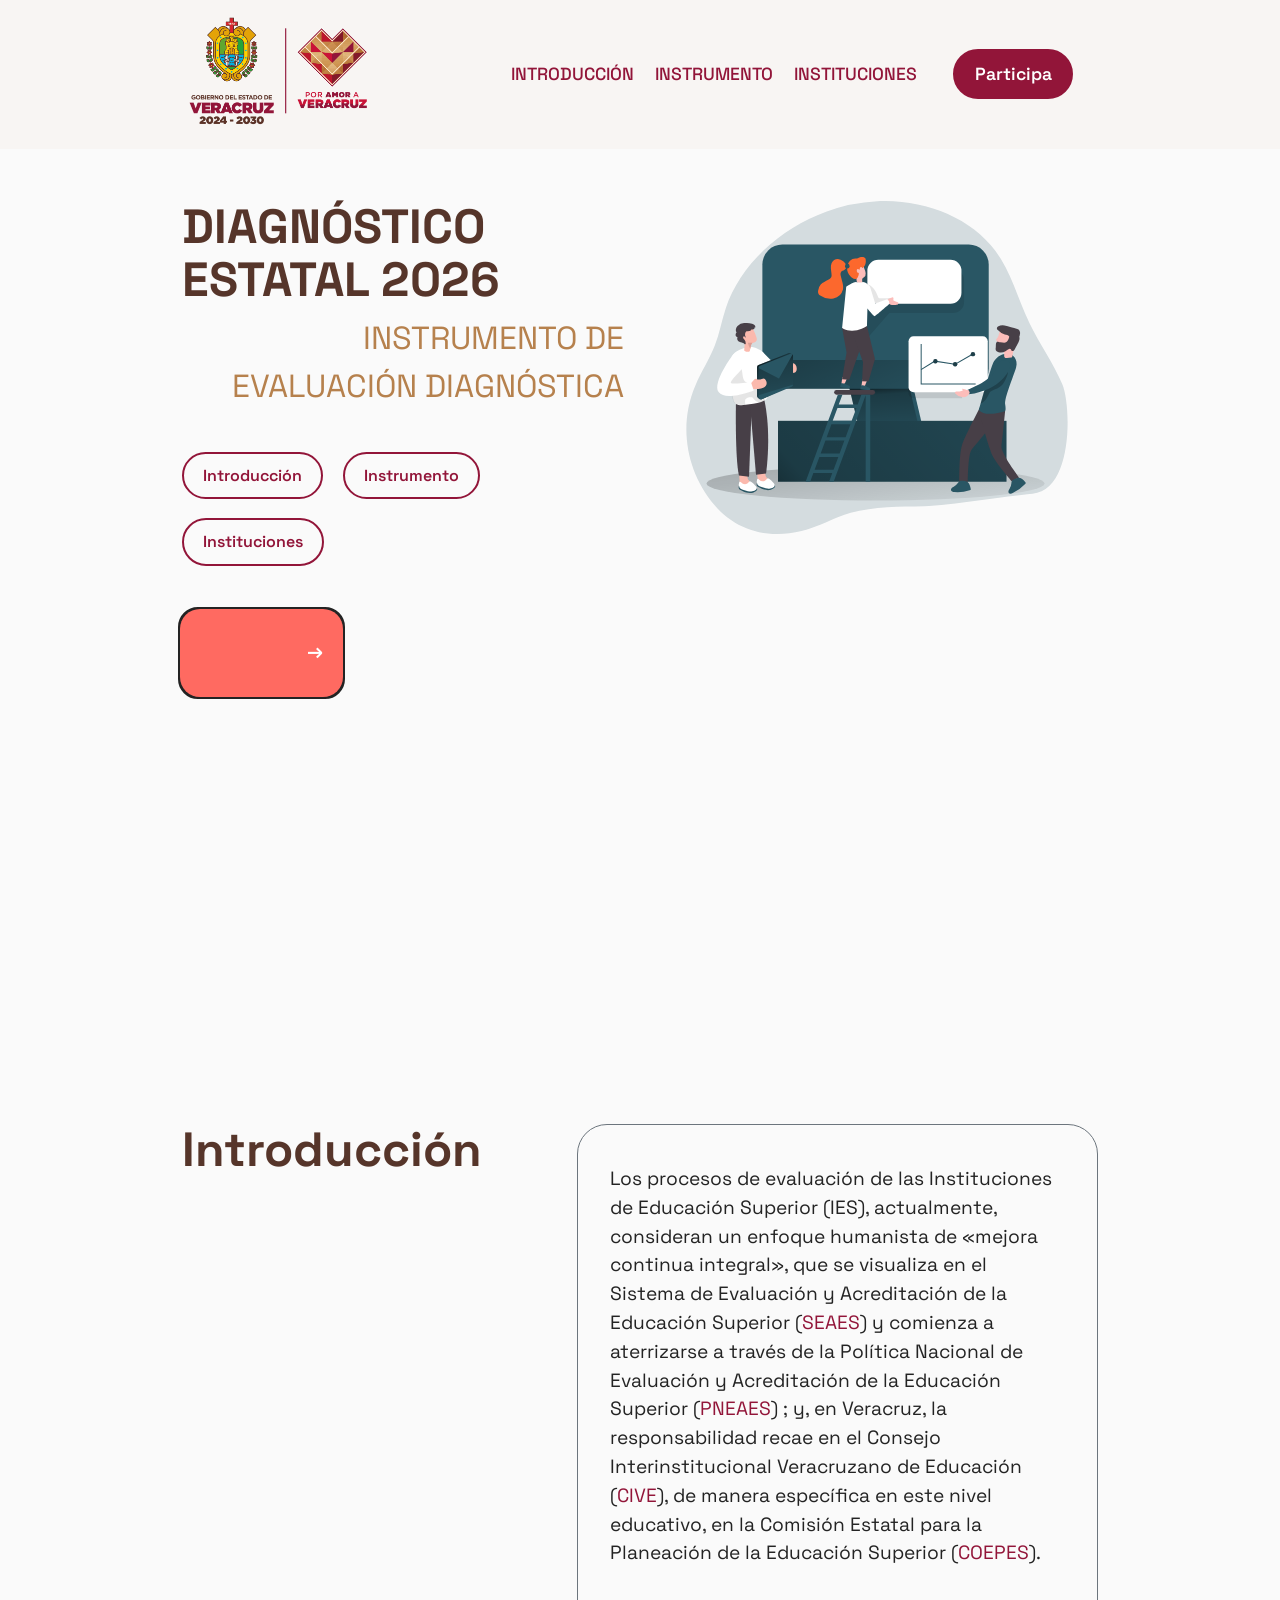
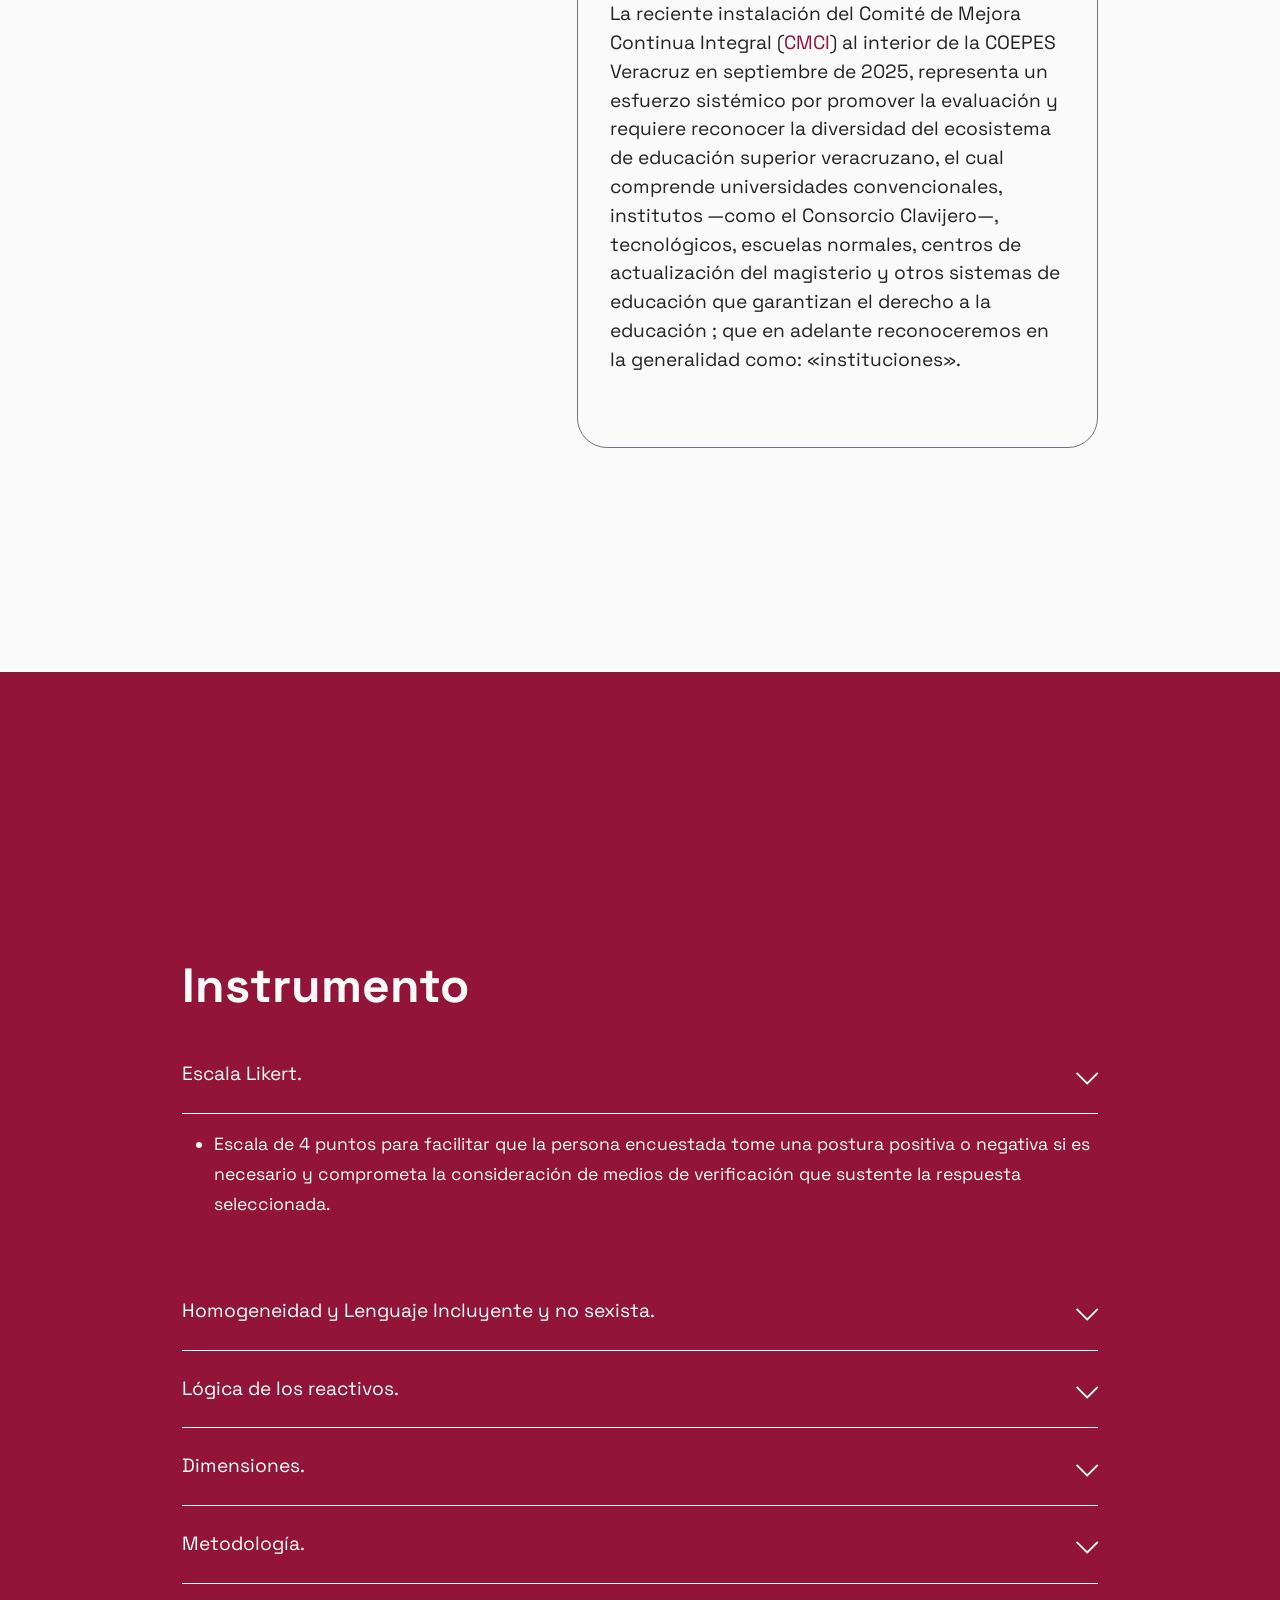
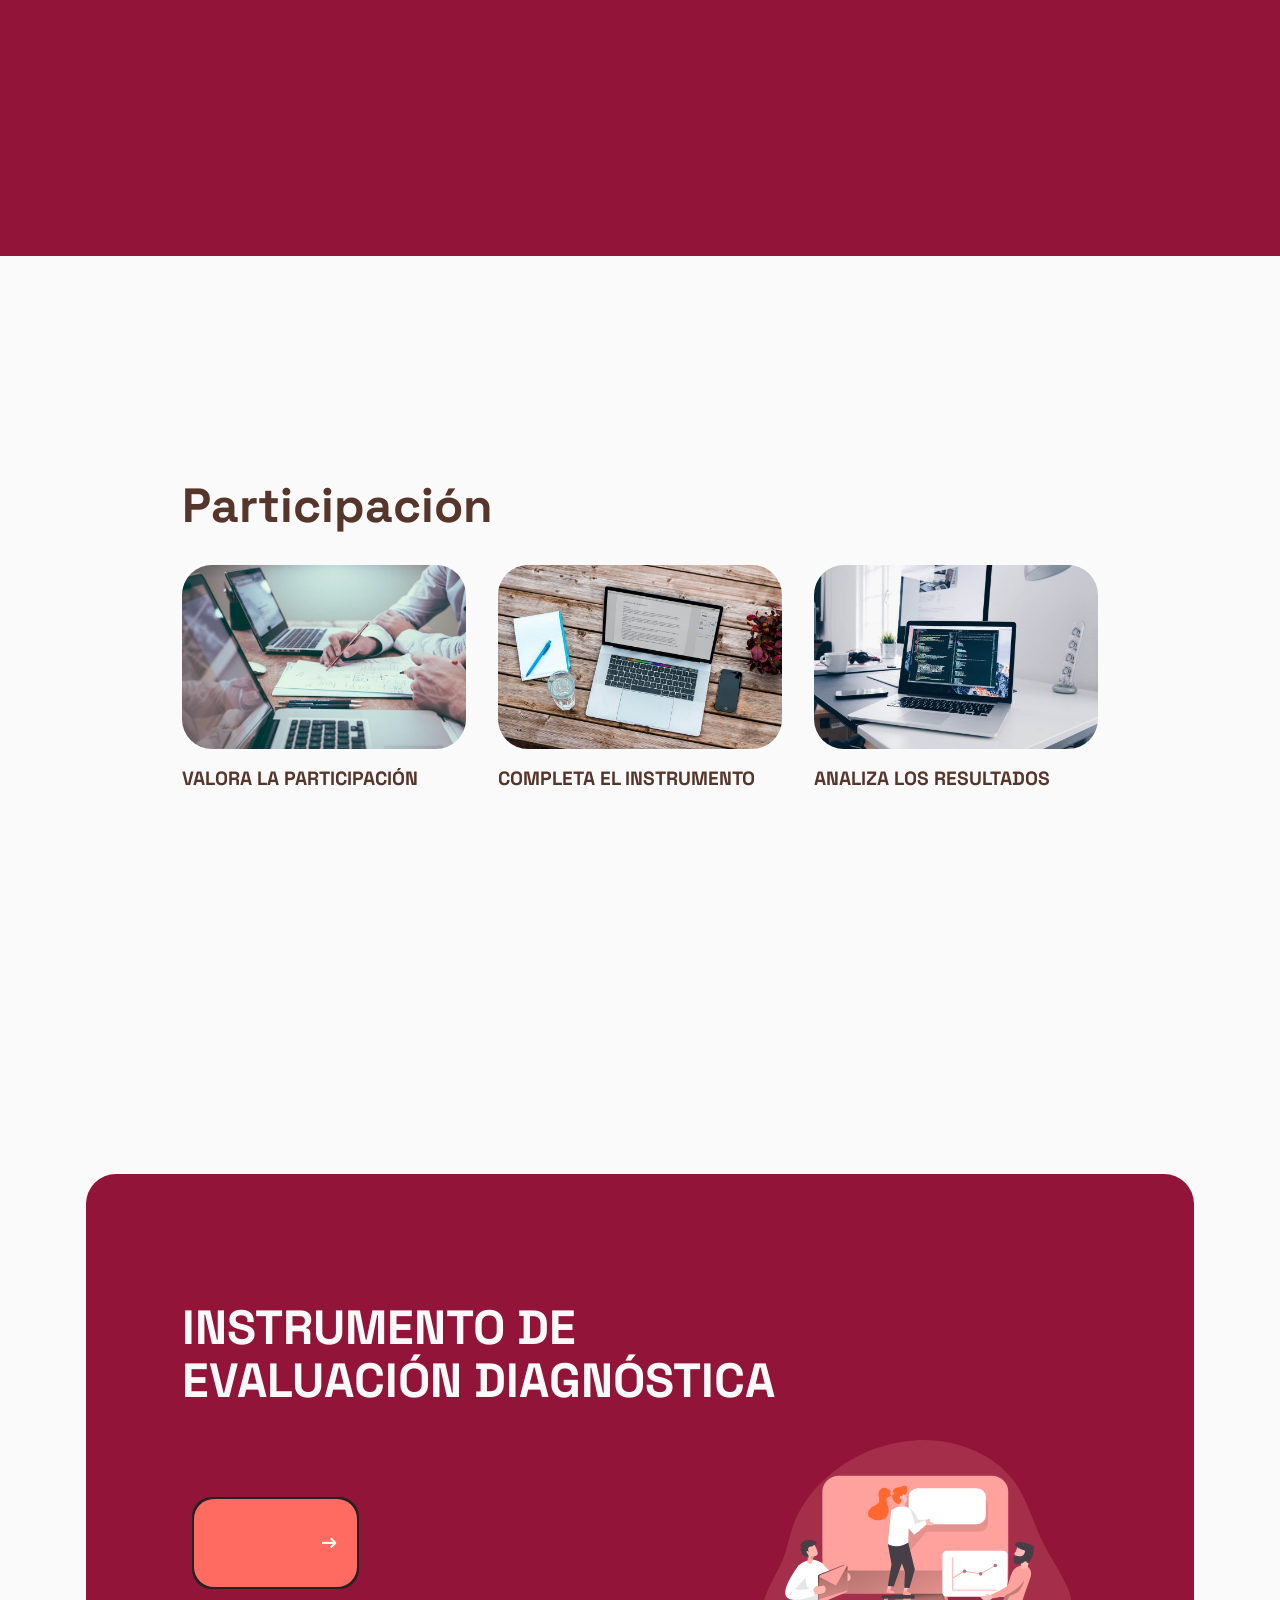
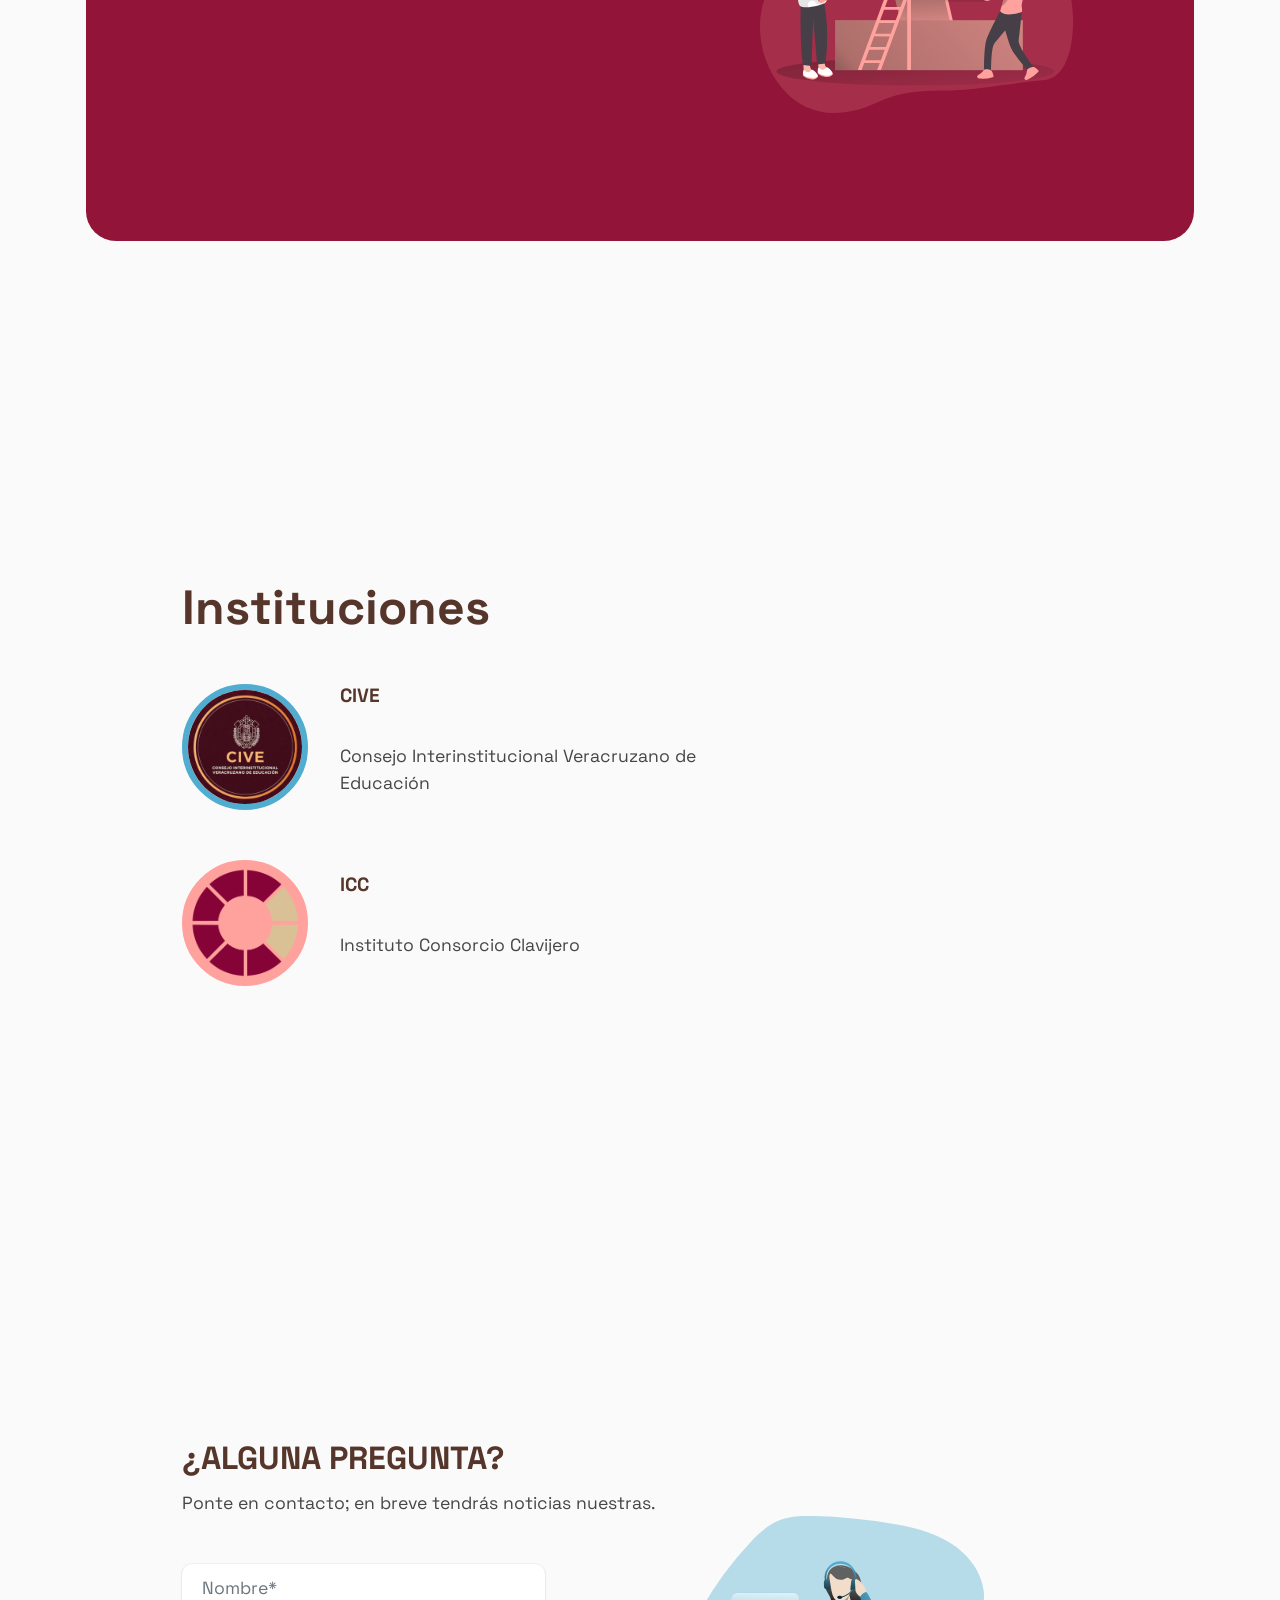
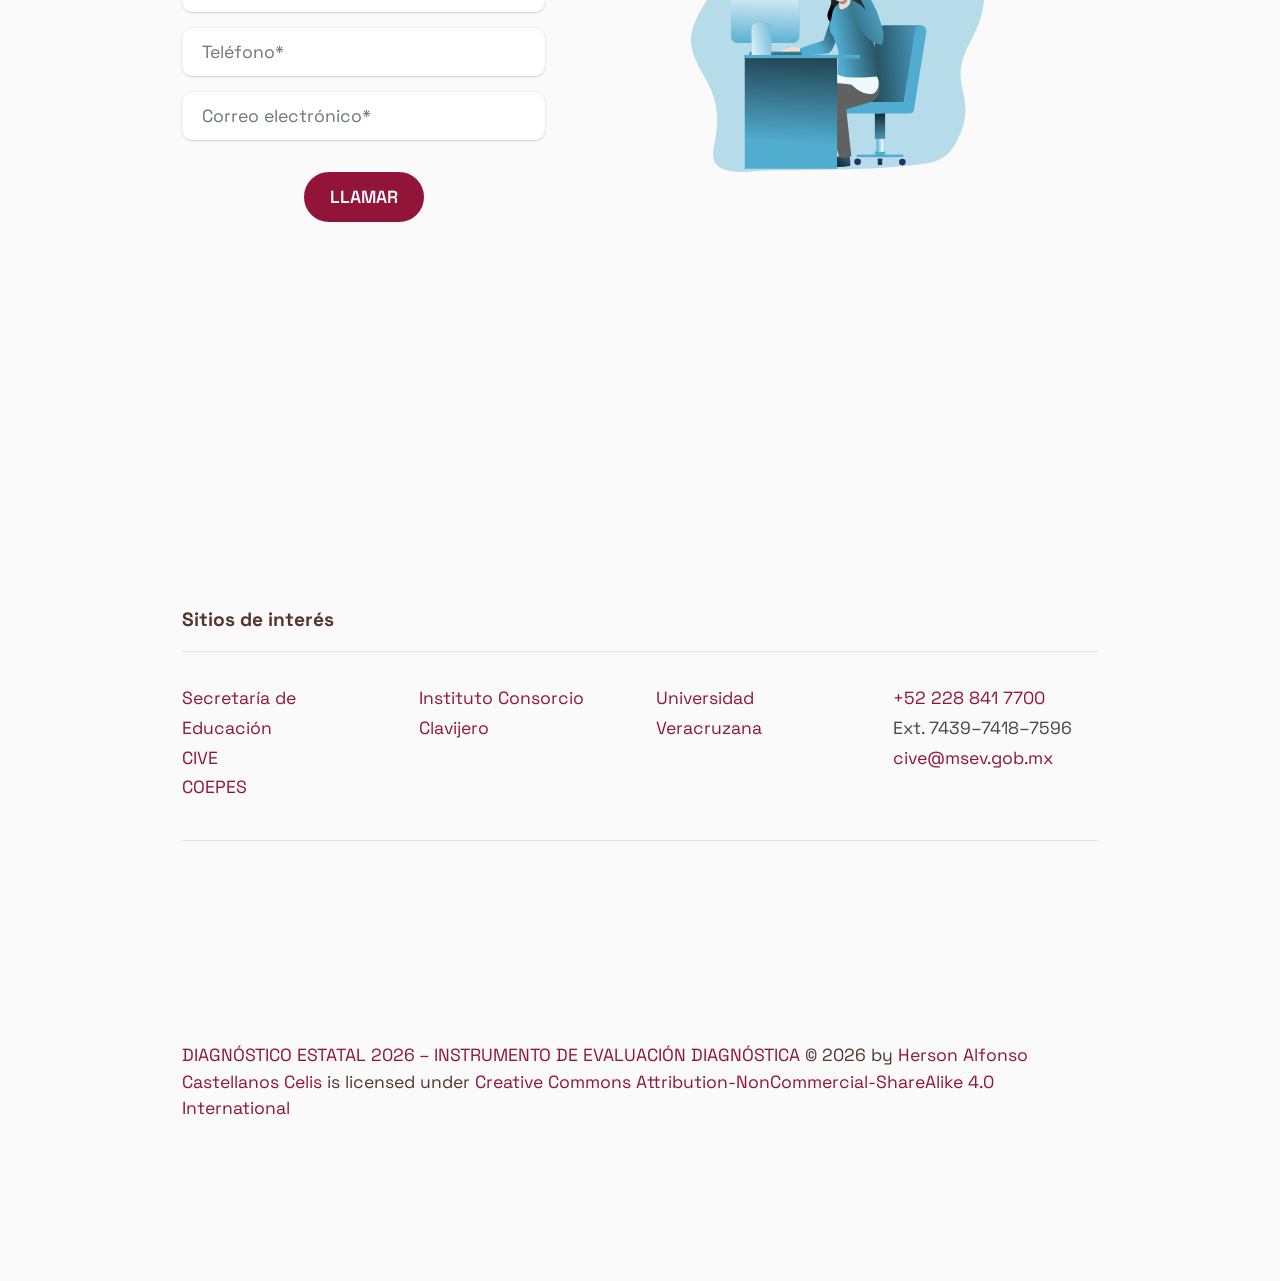
<file: cive/ied/index.html>
<!DOCTYPE html>
<html  >
<head>
  
  <meta charset="UTF-8">
  <meta http-equiv="X-UA-Compatible" content="IE=edge">
  
  <meta name="twitter:card" content="summary_large_image"/>
  <meta name="twitter:image:src" content="assets/images/index-meta.png">
  <meta property="og:image" content="assets/images/index-meta.png">
  <meta name="twitter:title" content="Inicio">
  <meta name="viewport" content="width=device-width, initial-scale=1, minimum-scale=1">
  <link rel="shortcut icon" href="assets/images/icc-color-vertical-128x211-1.png" type="image/x-icon">
  <meta name="description" content="INSTRUMENTO DE EVALUACIÓN DIAGNÓSTICA">
  
  
  <title>Inicio</title>
  <link rel="stylesheet" href="assets/web/assets/mobirise-icons2/mobirise2.css">
  <link rel="stylesheet" href="assets/web/assets/mobirise-icons/mobirise-icons.css">
  <link rel="stylesheet" href="assets/bootstrap/css/bootstrap.min.css">
  <link rel="stylesheet" href="assets/animatecss/animate.css">
  <link rel="stylesheet" href="assets/popup-overlay-plugin/style.css">
  <link rel="stylesheet" href="assets/dropdown/css/style.css">
  <link rel="stylesheet" href="assets/socicon/css/styles.css">
  <link rel="stylesheet" href="assets/theme/css/style.css">
  <link rel="stylesheet" href="assets/recaptcha.css">
  <link rel="preload" href="https://fonts.googleapis.com/css?family=Space+Grotesk:300,400,500,600,700&display=swap" as="style" onload="this.onload=null;this.rel='stylesheet'">
  <noscript><link rel="stylesheet" href="https://fonts.googleapis.com/css?family=Space+Grotesk:300,400,500,600,700&display=swap"></noscript>
  <link rel="preload" as="style" href="assets/mobirise/css/mbr-additional.css?v=upWtFI"><link rel="stylesheet" href="assets/mobirise/css/mbr-additional.css?v=upWtFI" type="text/css">

  
  
  

</head>
<body>

<!-- Analytics -->
<!-- Google tag (gtag.js) -->
<script async="" src="https://www.googletagmanager.com/gtag/js?id=G-JNR7S428JB"></script>
<script>
  window.dataLayer = window.dataLayer || [];
  function gtag(){dataLayer.push(arguments);}
  gtag('js', new Date());

  gtag('config', 'G-JNR7S428JB');
</script>
<!-- /Analytics -->


  
  <section data-bs-version="5.1" class="menu menu1 cid-sJfYrbSYZg" once="menu" id="menu1-0">
    

    <nav class="navbar navbar-dropdown navbar-fixed-top navbar-expand-lg">
        <div class="container">
            <div class="wrapper d-flex w-100 flex-wrap">
                <div class="navbar-brand">
                    <span class="navbar-logo">
                        
                            <img src="[data-uri]" alt="SEV" style="height: 8rem;" loading="lazy" class="lazyload" data-src="assets/images/gobierno-pleca-color-vertical-384x255.webp">
                        
                    </span>
                    
                </div>
                <button class="navbar-toggler" type="button" data-toggle="collapse" data-bs-toggle="collapse" data-target="#navbarSupportedContent" data-bs-target="#navbarSupportedContent" aria-controls="navbarNavAltMarkup" aria-expanded="false" aria-label="Toggle navigation">
                    <div class="hamburger">
                        <span></span>
                        <span></span>
                        <span></span>
                        <span></span>
                    </div>
                </button>
                <div class="collapse navbar-collapse" id="navbarSupportedContent">
                    <ul class="navbar-nav nav-dropdown text-uppercase" data-app-modern-menu="true"><li class="nav-item"><a class="nav-link link text-danger text-primary display-4" href="index.html#content4-3">Introducción</a></li><li class="nav-item"><a class="nav-link link text-danger text-primary display-4" href="index.html#content1-4">Instrumento</a></li>
                        <li class="nav-item"><a class="nav-link link text-danger text-primary display-4" href="index.html#team1-7">Instituciones</a>
                        </li></ul>
                    
                    <div class="navbar-buttons mbr-section-btn"><a class="btn btn-danger display-4" href="https://forms.cloud.microsoft/r/iPQBn0NkUR" target="_blank">Participa</a></div>
                </div>
            </div>

        </div>
    </nav>
</section>

<section data-bs-version="5.1" class="header1 cid-sJfYry2agV mbr-fullscreen" id="header1-1">

    

    

    <div class="container">
        <div class="wrapper">
            <div class="row">
                <div class="col-12 col-lg-6">
                    
                    <h1 class="mbr-section-title mbr-fonts-style display-2"><strong>DIAGNÓSTICO ESTATAL 2026</strong></h1>
                    <h2 class="mbr-section-subtitle mbr-fonts-style mb-4 display-5">INSTRUMENTO DE EVALUACIÓN DIAGNÓSTICA</h2>
                    <div class="mbr-section-btn mb-4"><a class="btn btn-danger-outline display-4" href="index.html#content4-3">Introducción</a>
                        <a class="btn btn-danger-outline display-4" href="index.html#content1-4">Instrumento</a>
                        <a class="btn btn-danger-outline display-4" href="index.html#team1-7">Instituciones</a></div>

                </div>
                <div class="col-12 col-lg-6 mb-4 mb-lg-0">
                    <div class="image-wrapper">
                        <img src="[data-uri]" alt="" loading="lazy" class="lazyload" data-src="assets/images/features1.svg">
                    </div>
                </div>

                <div class="text-uppercase"><a class="btn m-0 btn-black" href="https://forms.cloud.microsoft/r/iPQBn0NkUR" target="_blank">participa</a></div>
            </div>
        </div>
    </div>
</section>

<section data-bs-version="5.1" class="content4 cid-sJfYO9esDZ" id="content4-3">
    
    
    <div class="container">
        <div class="wrapper">

            <div class="row justify-content-center">
                <div class="col-12 col-lg-5">
                    <h3 class="mbr-section-title mbr-fonts-style mb-4 display-2">
                        <strong>Introducción</strong></h3>
                    
                </div>
                <div class="wrapp col-12 col-lg-7">
                    <div class="border border-secondary">
                        <p class="mbr-text mbr-fonts-style mb-4 display-7">Los procesos de evaluación de las Instituciones de Educación Superior (IES), actualmente, consideran un enfoque humanista de «mejora continua integral», que se visualiza en el Sistema de Evaluación y Acreditación de la Educación Superior (<a href="https://educacionsuperior.sep.gob.mx/SEAES" class="text-danger" target="_blank">SEAES</a>) y comienza a aterrizarse a través de la Política Nacional de Evaluación y Acreditación de la Educación Superior (<a href="https://educacionsuperior.sep.gob.mx/sites/default/files/2025-02/PNEAES.pdf" class="text-danger" target="_blank">PNEAES</a>) ; y, en Veracruz, la responsabilidad recae en el Consejo Interinstitucional Veracruzano de Educación (<a href="https://www.sev.gob.mx/cive/" class="text-danger" target="_blank">CIVE</a>), de manera específica en este nivel educativo, en la Comisión Estatal para la Planeación de la Educación Superior (<a href="https://www.sev.gob.mx/cive/comision-estatal-para-la-planeacion-de-la-educacion-superior-coepes/" class="text-danger" target="_blank">COEPES</a>).
                        </p>
                        <p class="mbr-text mbr-fonts-style mb-4 display-7">La reciente instalación del Comité de Mejora Continua Integral (<a href="https://www.veracruz.gob.mx/2025/09/24/sev-instalo-comite-de-mejora-continua-integral-para-impulsar-la-educacion-superior/" class="text-danger" target="_blank">CMCI</a>) al interior de la COEPES Veracruz en septiembre de 2025, representa un esfuerzo sistémico por promover la evaluación y requiere reconocer la diversidad del ecosistema de educación superior veracruzano, el cual comprende universidades convencionales, institutos —como el Consorcio Clavijero—, tecnológicos, escuelas normales, centros de actualización del magisterio y otros sistemas de educación que garantizan el derecho a la educación ; que en adelante reconoceremos en la generalidad como: «instituciones».</p>
                    </div>
                </div>

            </div>
        </div>
    </div>
</section>

<section data-bs-version="5.1" class="content1 cid-sJfYPGmmr9" id="content1-4">

    

    

    <div class="container">
        <div class="wrapper">
            <div class="row justify-content-center">
                <div class="col-12 col-md-12 text-white">
                    <div class="section-head mb-4">
                        <h3 class="mbr-section-title mbr-fonts-style display-2">
                            <strong>Instrumento</strong></h3>
                    </div>
                    <div id="bootstrap-accordion_3" class="panel-group accordionStyles accordion" role="tablist" aria-multiselectable="true">
                        <div class="card mb-2">
                            <div class="card-header" role="tab" id="headingOne">
                                <a role="button" class="panel-title" data-toggle="collapse" data-bs-toggle="collapse" data-core="" href="#collapse1_3" aria-expanded="false" aria-controls="collapse1">
                                    <h6 class="panel-title-edit mbr-fonts-style display-7">Escala Likert.</h6>
                                    <span class="sign mbr-iconfont mbri-arrow-down"></span>
                                </a>
                            </div>
                            <div id="collapse1_3" class="panel-collapse noScroll collapse show" role="tabpanel" aria-labelledby="headingOne" data-bs-parent="#bootstrap-accordion_3">
                                <div class="panel-body">
                                    <ul class="list mbr-fonts-style display-4">
                                        <li class="mbr-text item-wrap"><span style="font-size: 1.1rem; background-color: transparent;">Escala de 4 puntos para facilitar que la persona encuestada tome una postura positiva o negativa si es necesario y comprometa la consideración de medios de verificación que sustente la respuesta seleccionada.</span><br></li>
                                    </ul>
                                </div>
                            </div>
                        </div>
                        <div class="card mb-2">
                            <div class="card-header" role="tab" id="headingTwo">
                                <a role="button" class="collapsed panel-title" data-toggle="collapse" data-bs-toggle="collapse" data-core="" href="#collapse2_3" aria-expanded="false" aria-controls="collapse2">
                                    <h6 class="panel-title-edit mbr-fonts-style display-7">Homogeneidad y Lenguaje Incluyente y no sexista.</h6>
                                    <span class="sign mbr-iconfont mbri-arrow-down"></span>
                                </a>

                            </div>
                            <div id="collapse2_3" class="panel-collapse noScroll collapse" role="tabpanel" aria-labelledby="headingTwo" data-bs-parent="#bootstrap-accordion_3">
                                <div class="panel-body">
                                    <ul class="list mbr-fonts-style display-4">
                                        <li class="mbr-text item-wrap">La Ley General de Educación Superior, los lineamientos del SEAES, la PNEAES y los enfoques contemporáneos de la psicología social establecen que el lenguaje construye realidades y la invisibilización lingüística mantiene sesgos cognitivos sobre quién ocupa los espacios y lugares de decisión y conocimiento en la educación superior.</li><li class="mbr-text item-wrap">El uso del lenguaje incluyente se procura como instrumento psicométrico que no compromete la fluidez sintáctica de los reactivos ni aumentar la carga cognitiva de lectura.</li><li class="mbr-text item-wrap">De esta manera, «los estudiantes» se transforma en «el estudiantado»; «los docentes» en «el personal académico» o «la plantilla docente»; y «los directivos» en «el cuerpo directivo» o «las autoridades institucionales» para garantizar la inclusión sin sacrificar la agilidad métrica del instrumento.</li>
                                    </ul>
                                </div>
                            </div>
                        </div>
                        <div class="card mb-2">
                            <div class="card-header" role="tab" id="headingThree">
                                <a role="button" class="collapsed panel-title" data-toggle="collapse" data-bs-toggle="collapse" data-core="" href="#collapse3_3" aria-expanded="false" aria-controls="collapse3">
                                    <h6 class="panel-title-edit mbr-fonts-style display-7">Lógica de los reactivos.</h6>
                                    <span class="sign mbr-iconfont mbri-arrow-down"></span>
                                </a>
                            </div>
                            <div id="collapse3_3" class="panel-collapse noScroll collapse" role="tabpanel" aria-labelledby="headingThree" data-bs-parent="#bootstrap-accordion_3">
                                <div class="panel-body">
                                    <ul class="list mbr-fonts-style display-4">
                                        <li class="mbr-text item-wrap"><span style="font-size: 1.1rem; background-color: transparent;">Se evitan vicios metodológicos y redundancia, como evaluar dos dimensiones conceptuales simultáneamente en un solo reactivo.</span></li><li class="mbr-text item-wrap"><span style="font-size: 1.1rem; background-color: transparent;">El instrumento diagnóstico busca obtener la mayor cantidad de información con el menor número de reactivos posible, evitando la fatiga de quien responde y garantizando que el modelo estadístico subyacente sea preciso.</span></li>
                                    </ul>
                                </div>
                            </div>
                        </div>
                        <div class="card mb-2">
                            <div class="card-header" role="tab" id="headingThree">
                                <a role="button" class="collapsed panel-title" data-toggle="collapse" data-bs-toggle="collapse" data-core="" href="#collapse4_3" aria-expanded="false" aria-controls="collapse4">
                                    <h6 class="panel-title-edit mbr-fonts-style display-7">Dimensiones.</h6>
                                    <span class="sign mbr-iconfont mbri-arrow-down"></span>
                                </a>
                            </div>
                            <div id="collapse4_3" class="panel-collapse noScroll collapse" role="tabpanel" aria-labelledby="headingThree" data-bs-parent="#bootstrap-accordion_3">
                                <div class="panel-body">
                                    <ul class="list mbr-fonts-style display-4">
                                        <li class="mbr-text item-wrap">El instrumento se alinea con la PNEAES, <a href="https://educacionsuperior.sep.gob.mx/sites/default/files/2025-02/PNEAES.pdf" class="text-white" target="_blank">que establece de manera explícita siete criterios orientadores y transversales que deben permear cualquier ejercicio de autoevaluación o evaluación externa</a>: 1) Compromiso con la responsabilidad social; 2) Equidad social y de género; 3) Inclusión; 4) Excelencia; 5) Vanguardia; 6) Innovación social; y, 7) Interculturalidad.</li>
                                    </ul>
                                </div>
                            </div>
                        </div>
                        <div class="card">
                            <div class="card-header bord" role="tab" id="headingThree">
                                <a role="button" class="collapsed panel-title" data-toggle="collapse" data-bs-toggle="collapse" data-core="" href="#collapse5_3" aria-expanded="false" aria-controls="collapse5">
                                    <h6 class="panel-title-edit mbr-fonts-style display-7">Metodología.</h6>
                                    <span class="mbr-iconfont mobi-mbri-arrow-down mobi-mbri"></span>
                                </a>
                            </div>
                            <div id="collapse5_3" class="panel-collapse noScroll collapse" role="tabpanel" aria-labelledby="headingThree" data-bs-parent="#bootstrap-accordion_3">
                                <div class="panel-body">
                                    <ul class="list mbr-fonts-style display-4">
                                        <li class="mbr-text item-wrap">Formulación asertiva: todos los ítems están redactados como declaraciones afirmativas, claras e inequívocas.
</li><li class="mbr-text item-wrap">Lenguaje neutro, incluyente y abstracto: se emplea «la institución», «la IES» o «el centro educativo», adoptando conceptos colectivos (estudiantado, personal académico, comunidad universitaria, autoridades, cuerpo directivo) para evitar el sexismo lingüístico.
</li><li class="mbr-text item-wrap">Unidimensionalidad: se eliminaron las conjunciones copulativas o disyuntivas («y», «o»), evitando así la falla estructural de los ítems de doble barrera; es decir: cada reactivo mide una sola cosa.
</li><li class="mbr-text item-wrap">Evitación de respuestas dicotómicas encubiertas: los reactivos fueron redactados para medir «grados de implementación», «nivel de integración institucional», «frecuencia de promoción» o «eficacia percibida» de los procesos.</li>
                                    </ul>
                                </div>
                            </div>
                        </div>
                    </div>
                </div>
            </div>
        </div>

    </div>
</section>

<section data-bs-version="5.1" class="features2 cid-sJfYStyB1M" id="features2-5">
    
    
    <div class="container">
        <div class="wrapper">
            <div class="mbr-section-head">
                <h4 class="mbr-section-title mbr-fonts-style mb-3 display-2">
                    <strong>Participación</strong></h4>
                
            </div>
            <div class="row mt-4 justify-content-center">
                <div class="item features-image col-12 col-md-6 col-lg-4">
                    <div class="item-wrapper">
                        <div class="item-img">
                            <img src="[data-uri]" data-slide-to="0" data-bs-slide-to="0" alt="" loading="lazy" class="lazyload" data-src="assets/images/features3.webp">
                        </div>
                        <div class="item-content mt-3">
                            <h5 class="item-title mbr-fonts-style text-uppercase display-7"><strong>Valora la participación</strong></h5>
                            
                            
                        </div>
                    </div>
                </div>
                <div class="item features-image col-12 col-md-6 col-lg-4">
                    <div class="item-wrapper">
                        <div class="item-img">
                            <img src="[data-uri]" data-slide-to="1" data-bs-slide-to="1" alt="" loading="lazy" class="lazyload" data-src="assets/images/features2.webp">
                        </div>
                        <div class="item-content mt-3">
                            <h5 class="item-title mbr-fonts-style text-uppercase display-7"><strong>Completa el instrumento</strong></h5>
                            
                            
                        </div>
                    </div>
                </div>
                <div class="item features-image col-12 col-md-6 col-lg-4">
                    <div class="item-wrapper">
                        <div class="item-img">
                            <img src="[data-uri]" data-slide-to="2" data-bs-slide-to="2" alt="" loading="lazy" class="lazyload" data-src="assets/images/features4.webp">
                        </div>
                        <div class="item-content mt-3">
                            <h5 class="item-title mbr-fonts-style text-uppercase display-7"><strong>analiza los resultados</strong></h5>
                            
                            
                        </div>
                    </div>
                </div>
            </div>
        </div>

    </div>
</section>

<section data-bs-version="5.1" class="header2 cid-vo6xhZfPhY mbr-fullscreen" id="header2-3">

    

    <div class="container">
        <div class="wrapper text-white">
            

            <div class="row">

                <div class="col-12 col-lg-8">
                    <h1 class="mbr-section-title mbr-fonts-style mt-5 mt-lg-0 mb-4 display-2"><strong>INSTRUMENTO DE EVALUACIÓN DIAGNÓSTICA</strong></h1>
                    <div class="row">
                        <div class="col-12 col-lg">
                            
                        </div>
                        <div class="col-12 col-lg">
                            
                        </div>
                        <div class="col-12 col-lg">
                            
                        </div>
                    </div>



                </div>
            </div>

            <div class="row">
                <div class="col-12 col-lg-7">
                    <div class="mt-5 text-uppercase mb-5 mb-lg-0"><a class="btn btn-black" href="https://forms.cloud.microsoft/r/iPQBn0NkUR" target="_blank">Participa</a></div>
                </div>
                <div class="col-12 col-lg-5">
                    <div class="image-wrapper mb-3 mb-lg-0">
                        <img src="[data-uri]" alt="" loading="lazy" class="lazyload" data-src="assets/images/features19.svg">
                    </div>
                </div>

            </div>


        </div>
        

    </div>
</section>

<section data-bs-version="5.1" class="team1 cid-sJfYYVRtsn" xmlns="http://www.w3.org/1999/html" id="team1-7">
    
    
    <div class="container">
        <div class="wrapper">
            <div class="mbr-section-head">
                <h3 class="mbr-section-title mbr-fonts-style mb-5 display-2">
                    <strong>Instituciones</strong></h3>
            </div>
            <div class="card mb-5">
                <div class="card-wrapper">
                    <div class="row align-items-center">
                        <div class="col-12 col-md-2">
                            <div class="image-wrapper mb-3 mb-sm-0">
                                <a href="https://www.sev.gob.mx/cive/" target="_blank"><img src="[data-uri]" alt="CIVE" class="rounded-circle bc1 lazyload" loading="lazy" data-src="assets/images/cive-288x288.webp"></a>
                            </div>
                        </div>
                        <div class="col-12 col-md">
                            <div class="card-box p-0">
                                <div class="row">
                                    <div class="col-12">
                                        <p class="card-title mbr-fonts-style mb-4 text-uppercase display-7"><strong>CIVE</strong></p>
                                    </div>
                                    <div class="col-12 col-lg-7">
                                        <p class="mbr-text mbr-fonts-style display-4">Consejo Interinstitucional Veracruzano de Educación
                                        </p>
                                        <p class="mbr-text mbr-fonts-style display-4"></p>
                                    </div>
                                    <div class="col-12 col-lg-5">
                                        <p class="mbr-text mbr-fonts-style display-4"></p>
                                        <p class="mbr-text mbr-fonts-style display-4"></p>
                                    </div>
                                </div>
                            </div>
                        </div>
                    </div>
                </div>
            </div>
            <div class="card">
                <div class="card-wrapper">
                    <div class="row align-items-center">
                        <div class="col-12 col-md-2">
                            <div class="image-wrapper mb-3 mb-sm-0">
                                <a href="https://www.clavijero.edu.mx" target="_blank"><img src="[data-uri]" alt="ICC" class="rounded-circle bc2 lazyload" loading="lazy" data-src="assets/images/icc-color-vertical-288x474.webp"></a>
                            </div>
                        </div>
                        <div class="col-12 col-md">
                            <div class="card-box p-0">
                                <div class="row">
                                    <div class="col-12">
                                        <p class="card-title mbr-fonts-style mb-4 text-uppercase display-7"><strong>ICC</strong></p>
                                    </div>
                                    <div class="col-12 col-lg-7">
                                        <p class="mbr-text mbr-fonts-style display-4">Instituto Consorcio Clavijero</p>
                                        <p class="mbr-text mbr-fonts-style display-4"></p>
                                    </div>
                                    <div class="col-12 col-lg-5">
                                        <p class="mbr-text mbr-fonts-style display-4"></p>
                                        <p class="mbr-text mbr-fonts-style display-4"></p>
                                    </div>
                                </div>
                            </div>
                        </div>
                    </div>
                </div>
            </div>
        </div>

    </div>
</section>

<section data-bs-version="5.1" class="form1 cid-vo6ybFmS5t" id="form1-4">
    
    
    <div class="container">
        <div class="wrapper">
            <div class="mbr-section-head">
                <h3 class="mbr-section-title mbr-fonts-style mb-0 display-5"><strong>¿ALGUNA PREGUNTA?</strong></h3>
                <h4 class="mbr-section-subtitle mbr-fonts-style mb-0 mt-2 display-4">Ponte en contacto; en breve tendrás noticias nuestras.</h4>
            </div>
            <div class="row justify-content-center">
                <div class="col-l2 col-md-5 mbr-form mt-5" data-form-type="formoid">

                    <form action="https://mobirise.eu/" method="POST" class="mbr-form form-with-styler" data-form-title="Form Name"><input type="hidden" name="email" data-form-email="true" value="WxCQZ9PECbdZqfwlGapyiQo9QG2tfCCj9WPS7rElaqmyUJs9o7shAW1mIBhfomicSBh/Cecrg4WOv6voVmpbKb0g1eFP5oWiPxMYMeCkFjRWP+b2wZsdkaIm26kJKN10.e5zQPz3W84gJlp1sGUK64CuFolv+9J/iTSMafOppCZbJxN11o+f2mv8HXxT3W7HDPMcIiXl0l1WE/CDTWbeS75j3OKPhUtntV2Ydf2D0jV6xK6CGA+EgKpngjT4eCEI4">
                        <div class="row">
                            <div hidden="hidden" data-form-alert="" class="alert alert-success col-12">Gracias por completar el formulario.</div>
                            <div hidden="hidden" data-form-alert-danger="" class="alert alert-danger col-12">Oops...! some
                                problem!</div>
                        </div>
                        <div class="col-12">
                            <div class="dragArea row">
                                <div class="col-12 form-group mb-3" data-for="name">
                                    <input type="text" name="name" placeholder="Nombre*" data-form-field="name" class="form-control" value="" id="name-form1-4">
                                </div>
                                <div class="col-12 form-group mb-3" data-for="phone">
                                    <input type="tel" name="phone" placeholder="Teléfono*" data-form-field="phone" class="form-control" value="" id="phone-form1-4">
                                </div>
                                <div class="col-12 form-group mb-4" data-for="url">
                                    <input type="email" name="email" placeholder="Correo electrónico*" data-form-field="email" class="form-control" value="" id="email-form1-4">
                                </div>
                                <div class="col-md col-12 mbr-section-btn text-center text-uppercase"><a class="btn m-0 ps-4 pe-4 btn-danger display-4" href="tel:+522288548007">Llamar</a></div>
                            </div>
                        </div>

                    </form>
                </div>
                <div class="col-12 col-md-7">
                    <div class="image-wrapper">
                        <img src="[data-uri]" alt="" loading="lazy" class="lazyload" data-src="assets/images/features20.svg">
                    </div>
                </div>
            </div>
        </div>

    </div>
</section>

<section data-bs-version="5.1" class="footer1 cid-vo6hw6RGbu" once="footers" id="footer1-1">

    
    
    <div class="container">
        <div class="wrapper text-white">
            <div class="border-bottom">
                <div class="row">
                    <div class="col-6">
                        <p class="mbr-text mbr-fonts-style display-7"><strong>Sitios de interés</strong></p>
                    </div>
                    <div class="col-6 text-end">
                        <p class="mbr-text mbr-fonts-style display-4"></p>
                    </div>
                </div>
            </div>

            <div class="border-bottom mt-4">
                <div class="row">
                    <div class="col-6 col-md-4 col-lg-3">
                        
                        <ul class="list mbr-fonts-style display-4">
                            <li class="mbr-text item-wrap"><a href="https://www.sev.gob.mx" class="text-danger" target="_blank">Secretaría de Educación</a></li><li class="mbr-text item-wrap"><a href="https://www.sev.gob.mx/cive/" class="text-danger" target="_blank">CIVE</a></li><li class="mbr-text item-wrap"><a href="https://www.sev.gob.mx/cive/comision-estatal-para-la-planeacion-de-la-educacion-superior-coepes/" class="text-danger" target="_blank">COEPES</a></li>
                        </ul>
                    </div>
                    <div class="col-6 col-md-4 col-lg-3">
                        
                        <ul class="list mbr-fonts-style m-0 display-4">
                            <li class="mbr-text item-wrap"><a href="https://www.clavijero.edu.mx" class="text-danger" target="_blank">Instituto Consorcio Clavijero</a></li>
                        </ul>
                    </div>
                    <div class="col-6 col-md-4 col-lg-3">
                        
                        <ul class="list mbr-fonts-style m-0 display-4">
                            <li class="mbr-text item-wrap"><a href="http://www.uv.mx" class="text-danger" target="_blank">Universidad Veracruzana</a></li>
                        </ul>
                    </div>
                    <div class="col-6 col-md-4 col-lg-3">
                        <ul class="list mbr-fonts-style display-4">
                            <li class="mbr-text item-wrap"><span style="font-size: 1.1rem;"><a href="tel:+52-228-8417700" class="text-danger">+52 228 841 7700</a></span></li><li class="mbr-text item-wrap">Ext. 7439–7418–7596</li><li class="mbr-text item-wrap"><a href="mailto:cive@msev.gob.mx?subject=DIAGN%C3%93STICO%20ESTATAL%202026" class="text-danger text-primary" style="font-size: 1.1rem;">cive@msev.gob.mx</a><br></li>
                        </ul>
                    </div>
                </div>
            </div>

            <div class="row mt-3">
                <div class="col-12">
                    <p class="card-text mbr-fonts-style text-start display-4">
                    <a href="https://herson-castellanos.github.io/laboratorio/cive/ied/index.html" class="text-danger"><br></a><br><br><br><br><br><br><a href="https://herson-castellanos.github.io/laboratorio/cive/ied/index.html" class="text-danger">DIAGNÓSTICO ESTATAL 2026 – INSTRUMENTO DE EVALUACIÓN DIAGNÓSTICA</a> © 2026 by <a href="https://www.uv.mx/personal/hecastellanos/" class="text-danger">Herson Alfonso Castellanos Celis</a> is licensed under <a href="https://creativecommons.org/licenses/by-nc-sa/4.0/" class="text-danger">Creative Commons Attribution-NonCommercial-ShareAlike 4.0 International</a>    
                    </p>
                </div>
            </div>

        </div>

    </div>
</section>


<script src="assets/bootstrap/js/bootstrap.bundle.min.js"></script>
  <script src="assets/smoothscroll/smooth-scroll.js"></script>
  <script src="assets/ytplayer/index.js"></script>
  <script src="assets/dropdown/js/navbar-dropdown.js"></script>
  <script src="assets/mbr-switch-arrow/mbr-switch-arrow.js"></script>
  <script src="assets/theme/js/script.js"></script>
  <script src="assets/formoid.min.js"></script>
  
  
  
  <input name="animation" type="hidden">
  
<script>"use strict";if("loading"in HTMLImageElement.prototype){document.querySelectorAll('img[loading="lazy"]').forEach(e=>{e.src=e.dataset.src;if(e.getAttribute("style")){e.setAttribute("data-temp-style",e.getAttribute("style"))};if(e.getAttribute("data-aspectratio")){e.style.paddingTop=100*e.getAttribute("data-aspectratio")+"%";e.style.height=0;}e.onload=function(){if(e.getAttribute("data-temp-style")){e.setAttribute("style", e.getAttribute("data-temp-style"))}else{e.removeAttribute("style")};e.removeAttribute("data-temp-style")}})}else{const e=document.createElement("script");e.src="https://cdnjs.cloudflare.com/ajax/libs/lazysizes/5.1.2/lazysizes.min.js";document.body.appendChild(e)}</script>
</body>
</html>
</file>
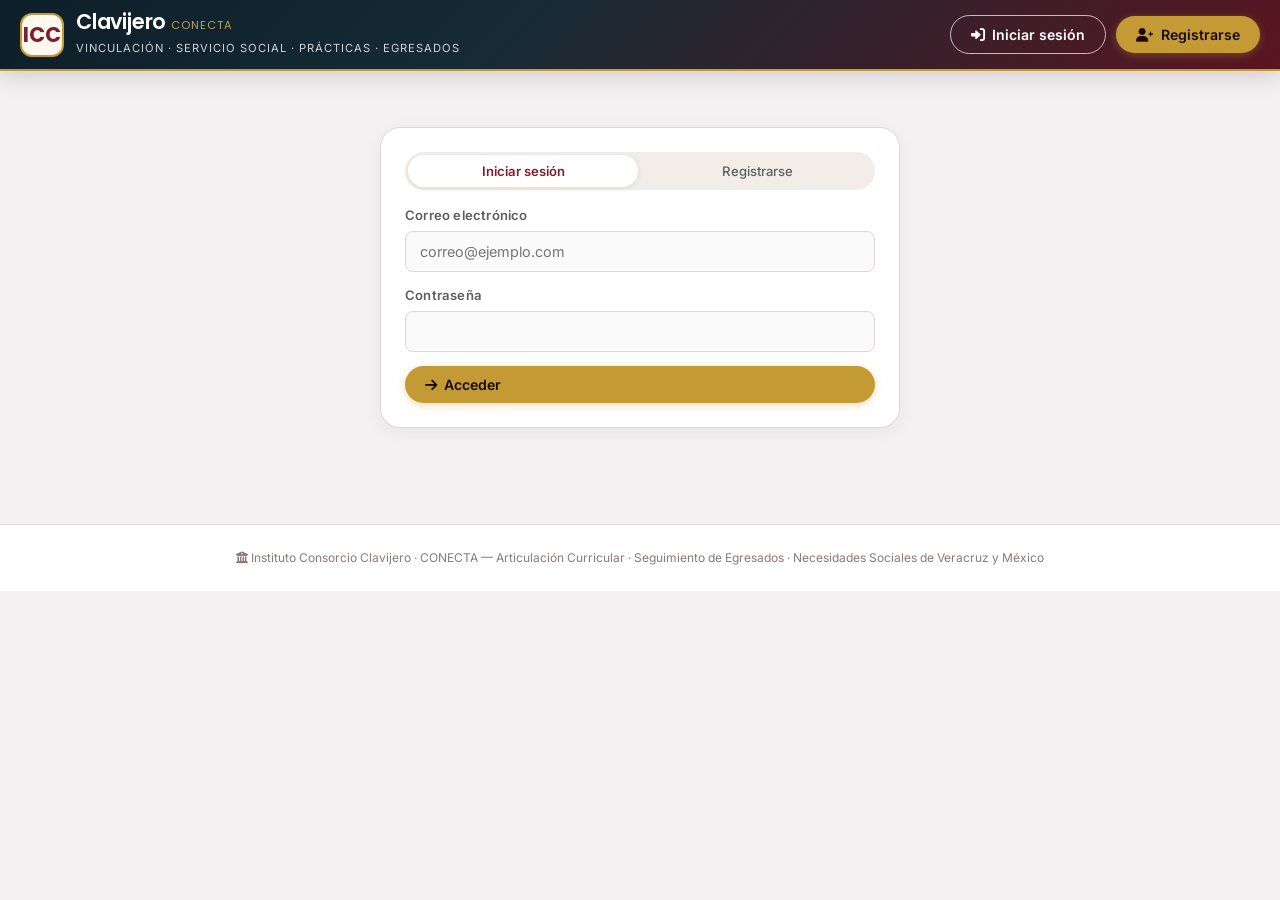
<file: clavijero_conecta/clavijero_conecta_v3_hacc.html>
<!DOCTYPE html>
<html lang="es">
<head>
    <meta charset="UTF-8">
    <meta name="viewport" content="width=device-width, initial-scale=1.0, user-scalable=yes">
    <title>Clavijero CONECTA | Vinculación · Servicio Social · Prácticas · Egresados</title>
    <link rel="stylesheet" href="https://cdnjs.cloudflare.com/ajax/libs/font-awesome/6.0.0-beta3/css/all.min.css">
    <link href="https://fonts.googleapis.com/css2?family=Inter:opsz,wght@14..32,300;14..32,400;14..32,500;14..32,600;14..32,700&family=Poppins:wght@500;600;700&display=swap" rel="stylesheet">
    <style>
        :root {
            --icc-red: #7D1F2E;
            --icc-red-light: #A33040;
            --icc-red-dark: #5A1520;
            --icc-gold: #C49A35;
            --icc-gold-light: #E8C06A;
            --icc-dark: #1A0A0D;
            --icc-cream: #FDF8F0;
            --bg: #F5F0F1;
            --surface: #FFFFFF;
            --text: #1A1A1A;
            --text-secondary: #5E5E5E;
            --border: #E0D6D8;
            --success: #2D7A46;
            --warning: #B85C1A;
            --danger: #BC4742;
            --info: #2A6F8F;
            --radius-sm: 8px;
            --radius: 14px;
            --radius-lg: 20px;
            --shadow: 0 4px 18px rgba(0, 0, 0, 0.06);
            --shadow-lg: 0 12px 32px rgba(0, 0, 0, 0.1);
            --font-sans: 'Inter', system-ui, -apple-system, sans-serif;
            --font-display: 'Poppins', 'Inter', sans-serif;
        }

        * {
            margin: 0;
            padding: 0;
            box-sizing: border-box;
        }
        body {
            font-family: var(--font-sans);
            background: var(--bg);
            color: var(--text);
            line-height: 1.5;
            min-height: 100vh;
        }
        .container {
            max-width: 1360px;
            margin: 0 auto;
            padding: 0 20px;
        }

        /* ─── HEADER ─────────────────────────── */
        .app-header {
            background: linear-gradient(135deg, #0d1f28 0%, #162b35 40%, var(--icc-red-dark) 100%);
            color: #fff;
            padding: 0.7rem 0;
            position: sticky;
            top: 0;
            z-index: 100;
            box-shadow: 0 6px 22px rgba(0, 0, 0, 0.15);
            border-bottom: 2px solid var(--icc-gold);
        }
        .header-inner {
            display: flex;
            align-items: center;
            justify-content: space-between;
            flex-wrap: wrap;
            gap: 12px;
        }
        .logo-area {
            display: flex;
            align-items: center;
            gap: 12px;
        }
        .logo-icon {
            width: 44px;
            height: 44px;
            border-radius: 12px;
            background: var(--icc-cream);
            display: flex;
            align-items: center;
            justify-content: center;
            font-weight: 700;
            font-family: var(--font-display);
            color: var(--icc-red);
            font-size: 1.3rem;
            border: 2px solid var(--icc-gold);
            flex-shrink: 0;
        }
        .logo-text h1 {
            font-family: var(--font-display);
            font-size: 1.3rem;
            font-weight: 600;
            letter-spacing: -0.2px;
            line-height: 1.1;
        }
        .logo-text span {
            font-size: 0.7rem;
            opacity: 0.8;
            letter-spacing: 1px;
            text-transform: uppercase;
            font-weight: 400;
        }
        .nav-actions {
            display: flex;
            gap: 10px;
            align-items: center;
            flex-wrap: wrap;
        }
        .user-badge {
            background: rgba(255, 255, 255, 0.12);
            padding: 8px 16px;
            border-radius: 40px;
            font-size: 0.85rem;
            font-weight: 500;
            display: flex;
            align-items: center;
            gap: 8px;
            backdrop-filter: blur(6px);
            border: 1px solid rgba(255, 255, 255, 0.2);
        }
        .user-badge i {
            color: var(--icc-gold-light);
        }

        /* ─── BOTONES ───────────────────────── */
        .btn {
            padding: 10px 20px;
            border-radius: 40px;
            font-weight: 600;
            border: none;
            cursor: pointer;
            font-family: var(--font-sans);
            font-size: 0.88rem;
            transition: all 0.2s ease;
            display: inline-flex;
            align-items: center;
            gap: 7px;
            white-space: nowrap;
        }
        .btn-outline {
            background: transparent;
            border: 1.5px solid rgba(255, 255, 255, 0.7);
            color: #fff;
        }
        .btn-outline:hover {
            background: rgba(255, 255, 255, 0.15);
            border-color: #fff;
        }
        .btn-primary {
            background: var(--icc-gold);
            color: #1A0A0D;
            box-shadow: 0 2px 8px rgba(196, 154, 53, 0.35);
            font-weight: 600;
        }
        .btn-primary:hover {
            background: var(--icc-gold-light);
            transform: translateY(-1px);
            box-shadow: 0 6px 16px rgba(196, 154, 53, 0.45);
        }
        .btn-red {
            background: var(--icc-red);
            color: #fff;
        }
        .btn-red:hover {
            background: var(--icc-red-light);
            transform: translateY(-1px);
        }
        .btn-sm {
            padding: 6px 14px;
            font-size: 0.78rem;
            border-radius: 30px;
        }
        .btn-xs {
            padding: 4px 10px;
            font-size: 0.7rem;
            border-radius: 20px;
        }
        .btn-outline-dark {
            background: transparent;
            border: 1.5px solid var(--icc-red);
            color: var(--icc-red);
            font-weight: 500;
        }
        .btn-outline-dark:hover {
            background: #FDF0F2;
        }
        .btn-danger {
            background: var(--danger);
            color: #fff;
        }
        .btn-danger:hover {
            opacity: 0.9;
        }
        .btn-success {
            background: var(--success);
            color: #fff;
        }

        /* ─── CARDS ─────────────────────────── */
        .card {
            background: var(--surface);
            border-radius: var(--radius-lg);
            padding: 1.5rem;
            box-shadow: var(--shadow);
            margin-bottom: 1.2rem;
            border: 1px solid var(--border);
            transition: box-shadow 0.2s;
        }
        .card:hover {
            box-shadow: var(--shadow-lg);
        }
        .card-header {
            font-weight: 600;
            font-size: 1rem;
            margin-bottom: 1rem;
            padding-bottom: 0.7rem;
            border-bottom: 2px solid #f0e8e5;
            display: flex;
            align-items: center;
            gap: 8px;
            color: var(--icc-red-dark);
        }
        .card-header i {
            color: var(--icc-gold);
        }

        /* ─── GRIDS ─────────────────────────── */
        .grid-2 {
            display: grid;
            grid-template-columns: repeat(auto-fit, minmax(340px, 1fr));
            gap: 1.2rem;
        }
        .grid-3 {
            display: grid;
            grid-template-columns: repeat(auto-fit, minmax(260px, 1fr));
            gap: 1rem;
        }
        .grid-4 {
            display: grid;
            grid-template-columns: repeat(auto-fit, minmax(200px, 1fr));
            gap: 0.8rem;
        }

        /* ─── FORMULARIOS ──────────────────── */
        .form-group {
            margin-bottom: 0.9rem;
        }
        label {
            font-weight: 600;
            display: block;
            margin-bottom: 5px;
            font-size: 0.82rem;
            color: var(--text-secondary);
            letter-spacing: 0.2px;
        }
        input,
        select,
        textarea {
            width: 100%;
            padding: 11px 14px;
            border-radius: var(--radius-sm);
            border: 1.5px solid var(--border);
            font-family: var(--font-sans);
            font-size: 0.9rem;
            transition: 0.2s;
            background: #FAFAFA;
            color: var(--text);
        }
        input:focus,
        select:focus,
        textarea:focus {
            outline: none;
            border-color: var(--icc-red);
            box-shadow: 0 0 0 3px rgba(125, 31, 46, 0.08);
            background: #fff;
        }
        textarea {
            resize: vertical;
            min-height: 70px;
        }
        .form-row-2 {
            display: grid;
            grid-template-columns: 1fr 1fr;
            gap: 0.8rem;
        }
        @media (max-width: 600px) {
            .form-row-2 {
                grid-template-columns: 1fr;
            }
        }

        /* ─── TABLAS ────────────────────────── */
        .table-wrap {
            overflow-x: auto;
        }
        table {
            width: 100%;
            border-collapse: collapse;
            font-size: 0.85rem;
        }
        th {
            text-align: left;
            font-weight: 600;
            color: var(--text-secondary);
            font-size: 0.75rem;
            text-transform: uppercase;
            letter-spacing: 0.5px;
            padding: 10px 12px;
            border-bottom: 2px solid var(--border);
            background: #FAF7F5;
        }
        td {
            padding: 10px 12px;
            border-bottom: 1px solid #f0e8e5;
            vertical-align: middle;
        }
        tr:hover td {
            background: #FFFBF9;
        }

        /* ─── TAGS / BADGES ────────────────── */
        .tag {
            display: inline-block;
            padding: 4px 11px;
            border-radius: 20px;
            font-size: 0.73rem;
            font-weight: 600;
            letter-spacing: 0.2px;
        }
        .tag-green {
            background: #E6F4EA;
            color: #1B5E2A;
        }
        .tag-amber {
            background: #FFF3E0;
            color: #B85C1A;
        }
        .tag-red {
            background: #FDECEC;
            color: #A12B2B;
        }
        .tag-blue {
            background: #E3F0F8;
            color: #1A4F6E;
        }
        .tag-gold {
            background: #FDF3DC;
            color: #7A5D1E;
        }

        /* ─── KPI ───────────────────────────── */
        .kpi-row {
            display: grid;
            grid-template-columns: repeat(auto-fit, minmax(150px, 1fr));
            gap: 0.8rem;
            margin-bottom: 1.2rem;
        }
        .kpi-card {
            background: var(--surface);
            border-radius: var(--radius);
            padding: 1rem 1.2rem;
            border: 1px solid var(--border);
            box-shadow: var(--shadow);
            text-align: center;
        }
        .kpi-val {
            font-size: 2rem;
            font-weight: 700;
            font-family: var(--font-display);
            color: var(--icc-red);
        }
        .kpi-lbl {
            font-size: 0.75rem;
            color: var(--text-secondary);
            text-transform: uppercase;
            letter-spacing: 0.5px;
            margin-top: 2px;
        }

        /* ─── TABS ──────────────────────────── */
        .tabs {
            display: flex;
            gap: 4px;
            background: #F3EDEA;
            border-radius: 30px;
            padding: 3px;
            margin-bottom: 1rem;
            flex-wrap: wrap;
        }
        .tab-btn {
            flex: 1;
            min-width: 80px;
            padding: 8px 16px;
            border-radius: 30px;
            border: none;
            cursor: pointer;
            font-weight: 500;
            font-size: 0.82rem;
            background: transparent;
            color: var(--text-secondary);
            transition: 0.2s;
            font-family: var(--font-sans);
            white-space: nowrap;
        }
        .tab-btn.active {
            background: #fff;
            color: var(--icc-red);
            font-weight: 600;
            box-shadow: 0 2px 6px rgba(0, 0, 0, 0.08);
        }
        .tab-panel {
            display: none;
        }
        .tab-panel.active {
            display: block;
        }

        /* ─── ALERTS ────────────────────────── */
        .alert {
            padding: 14px 18px;
            border-radius: var(--radius);
            margin-bottom: 1rem;
            font-size: 0.85rem;
            display: flex;
            align-items: flex-start;
            gap: 10px;
            border-left: 4px solid;
        }
        .alert-info {
            background: #E8F4FD;
            border-color: var(--info);
            color: #1A4F6E;
        }
        .alert-warning {
            background: #FFF8EC;
            border-color: var(--warning);
            color: #7A3E14;
        }
        .alert-success {
            background: #EDF7F0;
            border-color: var(--success);
            color: #1B5E2A;
        }
        .alert-danger {
            background: #FEF0F0;
            border-color: var(--danger);
            color: #8B1E1E;
        }

        /* ─── MODAL ─────────────────────────── */
        .modal-overlay {
            position: fixed;
            inset: 0;
            background: rgba(0, 0, 0, 0.5);
            z-index: 200;
            display: flex;
            align-items: center;
            justify-content: center;
            padding: 20px;
        }
        .modal {
            background: #fff;
            border-radius: var(--radius-lg);
            padding: 2rem;
            max-width: 600px;
            width: 100%;
            box-shadow: var(--shadow-lg);
            max-height: 85vh;
            overflow-y: auto;
        }
        .modal h3 {
            font-family: var(--font-display);
            margin-bottom: 1rem;
            color: var(--icc-red-dark);
        }

        /* ─── STEP FLOW ─────────────────────── */
        .step-flow {
            display: flex;
            gap: 0;
            margin: 12px 0;
            border-radius: 10px;
            overflow: hidden;
            flex-wrap: wrap;
        }
        .step {
            flex: 1;
            min-width: 70px;
            padding: 10px 6px;
            text-align: center;
            font-size: 0.7rem;
            font-weight: 500;
            background: #F3EDEA;
            color: #8A7A7A;
            border-right: 1px solid #E0D6D8;
            position: relative;
        }
        .step:last-child {
            border-right: none;
        }
        .step.done {
            background: #FDE8E8;
            color: var(--icc-red);
        }
        .step.active-step {
            background: var(--icc-red);
            color: #fff;
            font-weight: 600;
        }
        .step-num {
            font-size: 1.1rem;
            font-weight: 700;
            display: block;
            margin-bottom: 2px;
        }

        /* ─── FOOTER ────────────────────────── */
        footer {
            text-align: center;
            padding: 1.5rem;
            color: #8A7A7A;
            font-size: 0.75rem;
            border-top: 1px solid var(--border);
            margin-top: 2rem;
            background: #fff;
        }

        /* ─── UTILIDADES ────────────────────── */
        .mt-1 {
            margin-top: 0.5rem;
        }
        .mt-2 {
            margin-top: 1rem;
        }
        .mb-1 {
            margin-bottom: 0.5rem;
        }
        .mb-2 {
            margin-bottom: 1rem;
        }
        .text-center {
            text-align: center;
        }
        .text-red {
            color: var(--icc-red);
        }
        .text-gold {
            color: var(--icc-gold);
        }
        .fw-600 {
            font-weight: 600;
        }
        .hidden {
            display: none !important;
        }
        .flex-between {
            display: flex;
            justify-content: space-between;
            align-items: center;
            flex-wrap: wrap;
            gap: 8px;
        }
        .chip {
            display: inline-block;
            background: #F5F0F1;
            padding: 3px 10px;
            border-radius: 16px;
            font-size: 0.73rem;
            color: var(--text-secondary);
            border: 1px solid var(--border);
        }
        .progress-bar {
            height: 6px;
            background: #E8E0DD;
            border-radius: 3px;
            overflow: hidden;
            margin-top: 4px;
        }
        .progress-fill {
            height: 100%;
            border-radius: 3px;
            background: var(--icc-red);
        }
        .sr-only {
            position: absolute;
            width: 1px;
            height: 1px;
            padding: 0;
            margin: -1px;
            overflow: hidden;
            clip: rect(0, 0, 0, 0);
            border: 0;
        }
    </style>
</head>
<body>

    <!-- ═══════════════ HEADER ═══════════════ -->
    <header class="app-header" id="appHeader">
        <div class="container header-inner">
            <div class="logo-area">
                <div class="logo-icon" aria-hidden="true">ICC</div>
                <div class="logo-text">
                    <h1>Clavijero <span style="color:var(--icc-gold-light);">CONECTA</span></h1>
                    <span>Vinculación · Servicio Social · Prácticas · Egresados</span>
                </div>
            </div>
            <nav class="nav-actions" id="navActions">
                <!-- renderizado dinámico -->
            </nav>
        </div>
    </header>

    <!-- ═══════════════ MAIN ═══════════════ -->
    <main class="container" id="mainApp" style="padding-top:1.5rem; padding-bottom:2rem;">
        <div id="appRoot"></div>
    </main>

    <footer>
        <i class="fas fa-university"></i> Instituto Consorcio Clavijero · CONECTA — Articulación Curricular · Seguimiento de Egresados · Necesidades Sociales de Veracruz y México
    </footer>

    <!-- ═══════════════ MODAL CONTENEDOR ═══════════════ -->
    <div id="modalContainer"></div>

    <script>
        // ──────────────────────────────────────
        //  STORAGE & DATA LAYER
        // ──────────────────────────────────────
        const KEYS = {
            USERS: 'icc_users',
            OFFERS: 'icc_offers',
            APPLICATIONS: 'icc_apps',
            CONVENIOS: 'icc_convenios',
        };

        function getData(key) {
            const raw = localStorage.getItem(key);
            return raw ? JSON.parse(raw) : [];
        }

        function setData(key, data) {
            localStorage.setItem(key, JSON.stringify(data));
        }

        function getUsers() { return getData(KEYS.USERS); }

        function saveUsers(u) { setData(KEYS.USERS, u); }

        function getOffers() { return getData(KEYS.OFFERS); }

        function saveOffers(o) { setData(KEYS.OFFERS, o); }

        function getApps() { return getData(KEYS.APPLICATIONS); }

        function saveApps(a) { setData(KEYS.APPLICATIONS, a); }

        function getConvenios() { return getData(KEYS.CONVENIOS); }

        function saveConvenios(c) { setData(KEYS.CONVENIOS, c); }

        // ──────────────────────────────────────
        //  SEED DATA
        // ──────────────────────────────────────
        function seedAll() {
            let users = getUsers();
            if (users.length === 0) {
                users = [
                    { id: 'u_admin', nombre: 'Administrador del Sistema', email: 'admin@clavijero.edu.mx',
                        password: 'Admin2026!', rol: 'admin', activo: true, fechaRegistro: '2026-01-10' },
                    { id: 'u_est1', nombre: 'María González López', email: 'maria.gonzalez@estudiante.clavijero.edu.mx',
                        password: 'Est2026!', rol: 'estudiante', activo: true, esEgresado: false,
                        perfil: { telefono: '2281234567', linkedin: 'linkedin.com/in/mariagonzalez',
                            programa: 'Pedagogía', institucion: 'ICC Clavijero', promedio: '9.1',
                            avanceAcademico: '75%', habilidadesTecnicas: 'Moodle, Excel, SPSS',
                            habilidadesActitudes: 'Trabajo en equipo, proactividad, comunicación',
                            infoAdicional: 'Curso en diseño instruccional', disponibilidad: 'Matutino',
                            reubicacion: 'No', menciones: 'Mención honorífica 2025' },
                        fechaRegistro: '2026-02-15' },
                    { id: 'u_est2', nombre: 'Juan Ramírez Hernández', email: 'juan.ramirez@estudiante.clavijero.edu.mx',
                        password: 'Est2026!', rol: 'estudiante', activo: true, esEgresado: false,
                        perfil: { telefono: '2289988776', linkedin: '', programa: 'Administración',
                            institucion: 'ICC Clavijero', promedio: '8.5', avanceAcademico: '80%',
                            habilidadesTecnicas: 'Excel avanzado, SAP', habilidadesActitudes: 'Liderazgo, gestión de tiempo',
                            infoAdicional: '', disponibilidad: 'Vespertino', reubicacion: 'Sí' },
                        fechaRegistro: '2026-03-01' },
                    { id: 'u_egr1', nombre: 'Carlos Méndez Ortega', email: 'carlos.mendez@egresado.clavijero.edu.mx',
                        password: 'Egr2026!', rol: 'estudiante', activo: true, esEgresado: true,
                        anioGraduacion: '2024',
                        perfil: { telefono: '2283344556', linkedin: 'linkedin.com/in/carlosmendez',
                            programa: 'Administración', institucion: 'ICC Clavijero', promedio: '9.4',
                            habilidadesTecnicas: 'Inglés C1, Power BI, Project Management',
                            habilidadesActitudes: 'Pensamiento crítico, adaptabilidad, inteligencia emocional',
                            infoAdicional: 'Certificación PMP, intercambio Canadá 2023', disponibilidad: 'Inmediata',
                            reubicacion: 'Sí', experiencia: '2 años en sector privado' },
                        fechaRegistro: '2026-01-20' },
                    { id: 'u_unidad1', nombre: 'Secretaría de Educación de Veracruz', email: 'vinculacion@sev.gob.mx',
                        password: 'Uni2026!', rol: 'unidad', activo: true,
                        unidadData: { sector: 'Público (Gobierno)', direccion: 'Av. Xalapa 123, Col. Centro, Xalapa, Ver.',
                            representanteLegal: 'Lic. Ana Patricia Reyes López', cargoRepresentante: 'Directora de Vinculación',
                            telefono: '2288123456', rfc: 'SEV850101XXX', domicilioLegal: 'Av. Xalapa 123, Xalapa, Ver.',
                            plazasDisponibles: 8, horarioOperacion: 'Lun-Vie 8:00-16:00',
                            modalidades: 'Ambas', descripcionActividades: 'Apoyo en programas educativos, investigación, gestión escolar.',
                            documentos: 'Oficio solicitud ✓, Constitución IES ✓, Comprobante domicilio ✓',
                            estadoValidacion: 'verificada' },
                        fechaRegistro: '2026-02-01' },
                    { id: 'u_unidad2', nombre: 'Grupo Industrial Olmeca S.A.', email: 'rrhh@olmeca-industrial.com',
                        password: 'Uni2026!', rol: 'unidad', activo: true,
                        unidadData: { sector: 'Privado (Empresa)', direccion: 'Blvd. Costero 456, Coatzacoalcos, Ver.',
                            representanteLegal: 'Ing. Roberto Fuentes Díaz', cargoRepresentante: 'Gerente de Recursos Humanos',
                            telefono: '9211234567', rfc: 'GIO890101ABC', domicilioLegal: 'Blvd. Costero 456, Coatzacoalcos, Ver.',
                            plazasDisponibles: 4, horarioOperacion: 'Lun-Vie 9:00-18:00',
                            modalidades: 'Práctica Profesional', descripcionActividades: 'Análisis de procesos, mejora continua, reportes administrativos.',
                            documentos: 'Oficio solicitud ✓, Constitución IES ✓, Comprobante domicilio ✓',
                            estadoValidacion: 'en_validacion' },
                        fechaRegistro: '2026-04-10' },
                    { id: 'u_unidad3', nombre: 'Fundación Por México A.C.', email: 'contacto@fundacionpormexico.org',
                        password: 'Uni2026!', rol: 'unidad', activo: true,
                        unidadData: { sector: 'Social (Fundación/Colectivo)', direccion: 'Calle Roble 78, Xalapa, Ver.',
                            representanteLegal: 'Lic. Daniela Suárez Morales', cargoRepresentante: 'Coordinadora de Proyectos',
                            telefono: '2287654321', rfc: 'FPM900101DEF', domicilioLegal: 'Calle Roble 78, Xalapa, Ver.',
                            plazasDisponibles: 5, horarioOperacion: 'Lun-Vie 9:00-17:00',
                            modalidades: 'Servicio Social', descripcionActividades: 'Proyectos comunitarios, talleres educativos, desarrollo social.',
                            documentos: 'Oficio solicitud ✓, Constitución IES ✓, Comprobante domicilio ✓',
                            estadoValidacion: 'verificada' },
                        fechaRegistro: '2026-03-15' },
                ];
                saveUsers(users);
            }

            let offers = getOffers();
            if (offers.length === 0) {
                offers = [
                    { id: 'of1', unidadId: 'u_unidad1', titulo: 'Apoyo en Programas Educativos Escolares',
                        tipo: 'Servicio Social', descripcion: 'Colaborar en el diseño y seguimiento de programas educativos en escuelas públicas.',
                        duracion: '480 horas', horario: 'Lun-Vie 8:00-14:00', apoyos: 'Transporte, constancia',
                        requisitos: 'Estudiante de Pedagogía o afín', habilidadesDeseadas: 'Organización, empatía, Moodle',
                        lugar: 4, fechaLimite: '2026-08-31', activo: true, fechaPublicacion: '2026-05-01' },
                    { id: 'of2', unidadId: 'u_unidad1', titulo: 'Gestión de Datos Educativos',
                        tipo: 'Prácticas Profesionales', descripcion: 'Análisis de indicadores educativos y elaboración de reportes.',
                        duracion: '6 meses', horario: 'Lun-Vie 9:00-15:00', apoyos: 'Beca $2,500 MXN/mes',
                        requisitos: 'Estudiante de Administración o afín, últimos semestres',
                        habilidadesDeseadas: 'Excel avanzado, Power BI, análisis de datos', lugares: 2, fechaLimite: '2026-07-15',
                        activo: true, fechaPublicacion: '2026-05-05' },
                    { id: 'of3', unidadId: 'u_unidad2', titulo: 'Mejora de Procesos Industriales',
                        tipo: 'Prácticas Profesionales', descripcion: 'Participar en proyectos de optimización de procesos productivos.',
                        duracion: '6 meses', horario: 'Lun-Vie 9:00-17:00', apoyos: 'Beca $3,000 MXN/mes, comedor',
                        requisitos: 'Estudiante de Administración o Ingeniería', habilidadesDeseadas: 'Lean, Six Sigma, SAP',
                        lugar: 2, fechaLimite: '2026-06-30', activo: true, fechaPublicacion: '2026-05-03' },
                    { id: 'of4', unidadId: 'u_unidad3', titulo: 'Talleres Comunitarios de Desarrollo Social',
                        tipo: 'Servicio Social', descripcion: 'Impartir talleres educativos en comunidades rurales.',
                        duracion: '480 horas', horario: 'Flexible', apoyos: 'Transporte, alimentación, constancia',
                        requisitos: 'Estudiante de Trabajo Social, Pedagogía o afín',
                        habilidadesDeseadas: 'Facilitación grupal, empatía, creatividad', lugares: 3, fechaLimite: '2026-09-30',
                        activo: true, fechaPublicacion: '2026-05-07' },
                    { id: 'of5', unidadId: 'u_unidad3', titulo: 'Coordinador/a de Proyectos Sociales (Egresados)',
                        tipo: 'Empleo', descripcion: 'Liderar proyectos de desarrollo comunitario en la región de Veracruz.',
                        duracion: 'Indefinido', horario: 'Lun-Vie 9:00-17:00', apoyos: 'Salario $12,000 MXN/mes, prestaciones',
                        requisitos: 'Egresado/a de Trabajo Social, Administración o Pedagogía',
                        habilidadesDeseadas: 'Liderazgo, gestión de proyectos, trabajo en equipo', lugares: 1,
                        fechaLimite: '2026-06-30', activo: true, fechaPublicacion: '2026-05-06' },
                ];
                saveOffers(offers);
            }

            let apps = getApps();
            if (apps.length === 0) {
                apps = [
                    { id: 'app1', ofertaId: 'of1', estudianteId: 'u_est1', fechaPostulacion: '2026-05-02T10:00:00',
                        estado: 'aceptado', comentarios: 'Excelente perfil para el programa', programaActividades: 'Plan de trabajo en escuelas',
                        cartaPresentacion: true, cartaAceptacion: true, reporteParcial: false, reporteFinal: false,
                        cartaConclusion: false },
                    { id: 'app2', ofertaId: 'of3', estudianteId: 'u_est2', fechaPostulacion: '2026-05-04T14:00:00',
                        estado: 'pendiente', comentarios: '', programaActividades: '', cartaPresentacion: false,
                        cartaAceptacion: false, reporteParcial: false, reporteFinal: false, cartaConclusion: false },
                    { id: 'app3', ofertaId: 'of5', estudianteId: 'u_egr1', fechaPostulacion: '2026-05-07T09:00:00',
                        estado: 'revision', comentarios: 'Revisando experiencia previa', programaActividades: '',
                        cartaPresentacion: true, cartaAceptacion: false, reporteParcial: false, reporteFinal: false,
                        cartaConclusion: false },
                ];
                saveApps(apps);
            }

            let convenios = getConvenios();
            if (convenios.length === 0) {
                convenios = [
                    { id: 'conv1', unidadId: 'u_unidad1', estudianteId: 'u_est1', ofertaId: 'of1', fechaConvenio: '2026-05-03',
                        estado: 'activo', tipo: 'Servicio Social' },
                ];
                saveConvenios(convenios);
            }
        }
        seedAll();

        // ──────────────────────────────────────
        //  SESIÓN
        // ──────────────────────────────────────
        let currentUser = null;

        function setSession(user) {
            currentUser = user;
            sessionStorage.setItem('icc_session', JSON.stringify(user ? { id: user.id, rol: user.rol } : null));
        }

        function loadSession() {
            const s = sessionStorage.getItem('icc_session');
            if (s) {
                const { id, rol } = JSON.parse(s);
                const users = getUsers();
                const found = users.find(u => u.id === id && u.rol === rol && u.activo === true);
                currentUser = found || null;
            }
            renderApp();
        }

        function logout() {
            sessionStorage.removeItem('icc_session');
            currentUser = null;
            renderApp();
        }

        // ──────────────────────────────────────
        //  RENDER PRINCIPAL
        // ──────────────────────────────────────
        function renderApp() {
            const nav = document.getElementById('navActions');
            const root = document.getElementById('appRoot');
            if (!currentUser) {
                nav.innerHTML = `
                <button class="btn btn-outline" id="btnShowLogin"><i class="fas fa-sign-in-alt"></i> Iniciar sesión</button>
                <button class="btn btn-primary" id="btnShowRegister"><i class="fas fa-user-plus"></i> Registrarse</button>`;
                document.getElementById('btnShowLogin').addEventListener('click', () => renderAuth('login'));
                document.getElementById('btnShowRegister').addEventListener('click', () => renderAuth('register'));
                renderAuth('login');
            } else {
                let badgeContent = '';
                if (currentUser.rol === 'admin') badgeContent =
                    `<i class="fas fa-shield-alt"></i> Admin: ${currentUser.nombre}`;
                else if (currentUser.rol === 'unidad') badgeContent =
                    `<i class="fas fa-building"></i> Unidad: ${currentUser.nombre}`;
                else if (currentUser.rol === 'estudiante') badgeContent =
                    `<i class="fas ${currentUser.esEgresado ? 'fa-user-tie' : 'fa-user-graduate'}"></i> ${currentUser.esEgresado ? 'Egresado/a' : 'Estudiante'}: ${currentUser.nombre}`;

                nav.innerHTML = `
                <span class="user-badge">${badgeContent}</span>
                <button class="btn btn-outline" id="btnLogout"><i class="fas fa-sign-out-alt"></i> Cerrar sesión</button>`;
                document.getElementById('btnLogout').addEventListener('click', logout);

                if (currentUser.rol === 'admin') renderAdminDashboard(root);
                else if (currentUser.rol === 'unidad') renderUnidadDashboard(root);
                else if (currentUser.rol === 'estudiante') renderEstudianteDashboard(root);
            }
        }

        // ──────────────────────────────────────
        //  AUTENTICACIÓN
        // ──────────────────────────────────────
        function renderAuth(tab) {
            const root = document.getElementById('appRoot');
            root.innerHTML = `
            <div class="card" style="max-width:520px;margin:2rem auto;">
                <div class="tabs">
                    <button class="tab-btn ${tab==='login'?'active':''}" id="tabLogin">Iniciar sesión</button>
                    <button class="tab-btn ${tab==='register'?'active':''}" id="tabRegister">Registrarse</button>
                </div>
                <div id="authForm"></div>
            </div>`;
            document.getElementById('tabLogin').addEventListener('click', () => renderAuth('login'));
            document.getElementById('tabRegister').addEventListener('click', () => renderAuth('register'));
            const formDiv = document.getElementById('authForm');
            if (tab === 'login') {
                formDiv.innerHTML = `
                <form id="loginFrm">
                    <div class="form-group"><label>Correo electrónico</label><input type="email" id="loginEmail" required placeholder="correo@ejemplo.com"></div>
                    <div class="form-group"><label>Contraseña</label><input type="password" id="loginPass" required></div>
                    <button type="submit" class="btn btn-primary" style="width:100%"><i class="fas fa-arrow-right"></i> Acceder</button>
                </form>`;
                document.getElementById('loginFrm').addEventListener('submit', e => {
                    e.preventDefault();
                    const email = document.getElementById('loginEmail').value.trim();
                    const pass = document.getElementById('loginPass').value;
                    const users = getUsers();
                    const user = users.find(u => u.email === email && u.password === pass && u.activo ===
                        true);
                    if (user) { setSession(user);
                        renderApp(); } else alert('Credenciales incorrectas o cuenta inactiva.');
                });
            } else {
                formDiv.innerHTML = `
                <form id="registerFrm">
                    <div class="form-group"><label>Nombre completo</label><input id="regName" required placeholder="Nombre(s) Apellidos"></div>
                    <div class="form-group"><label>Correo electrónico</label><input type="email" id="regEmail" required></div>
                    <div class="form-group"><label>Contraseña</label><input type="password" id="regPass" required minlength="6"></div>
                    <div class="form-group"><label>Tipo de cuenta</label>
                        <select id="regRol"><option value="estudiante">Estudiante / Egresado</option><option value="unidad">Unidad Receptora (Empresa/ONG/Gobierno)</option></select>
                    </div>
                    <button type="submit" class="btn btn-primary" style="width:100%"><i class="fas fa-check"></i> Registrarse</button>
                </form>`;
                document.getElementById('registerFrm').addEventListener('submit', e => {
                    e.preventDefault();
                    const nombre = document.getElementById('regName').value.trim();
                    const email = document.getElementById('regEmail').value.trim();
                    const pass = document.getElementById('regPass').value;
                    const rol = document.getElementById('regRol').value;
                    const users = getUsers();
                    if (users.some(u => u.email === email)) return alert('El correo ya está registrado.');
                    const newUser = {
                        id: 'u_' + Date.now(),
                        nombre,
                        email,
                        password: pass,
                        rol,
                        activo: rol === 'estudiante' ? true : false,
                        esEgresado: false,
                        perfil: rol === 'estudiante' ? { telefono: '', linkedin: '', programa: '',
                            institucion: 'ICC Clavijero', promedio: '', habilidadesTecnicas: '',
                            habilidadesActitudes: '', infoAdicional: '', disponibilidad: '',
                            reubicacion: 'No' } : undefined,
                        unidadData: rol === 'unidad' ? { sector: '', direccion: '',
                            representanteLegal: '', cargoRepresentante: '', telefono: '', rfc: '',
                            domicilioLegal: '', plazasDisponibles: 0, horarioOperacion: '',
                            modalidades: 'Ambas', descripcionActividades: '', documentos: 'Pendiente',
                            estadoValidacion: 'pendiente' } : undefined,
                        fechaRegistro: new Date().toISOString().split('T')[0],
                    };
                    users.push(newUser);
                    saveUsers(users);
                    alert(rol === 'unidad' ?
                        'Registro exitoso. Su cuenta será revisada por un administrador para activación.' :
                        'Registro exitoso. Ahora puede iniciar sesión.');
                    renderAuth('login');
                });
            }
        }

        // ──────────────────────────────────────
        //  DASHBOARD ADMINISTRADOR
        // ──────────────────────────────────────
        function renderAdminDashboard(root) {
            const users = getUsers();
            const offers = getOffers();
            const apps = getApps();
            const convenios = getConvenios();
            const unidades = users.filter(u => u.rol === 'unidad');
            const estudiantes = users.filter(u => u.rol === 'estudiante' && !u.esEgresado);
            const egresados = users.filter(u => u.rol === 'estudiante' && u.esEgresado === true);

            root.innerHTML = `
            <h2 style="font-family:var(--font-display);color:var(--icc-red-dark);margin-bottom:1rem;">
                <i class="fas fa-tachometer-alt" style="color:var(--icc-gold);"></i> Panel de Administración · Clavijero CONECTA
            </h2>
            <div class="kpi-row">
                <div class="kpi-card"><div class="kpi-val">${estudiantes.length}</div><div class="kpi-lbl">Estudiantes</div></div>
                <div class="kpi-card"><div class="kpi-val">${egresados.length}</div><div class="kpi-lbl">Egresados</div></div>
                <div class="kpi-card"><div class="kpi-val">${unidades.length}</div><div class="kpi-lbl">Unidades Receptoras</div></div>
                <div class="kpi-card"><div class="kpi-val">${offers.filter(o=>o.activo).length}</div><div class="kpi-lbl">Ofertas Activas</div></div>
                <div class="kpi-card"><div class="kpi-val">${apps.length}</div><div class="kpi-lbl">Postulaciones</div></div>
                <div class="kpi-card"><div class="kpi-val">${convenios.filter(c=>c.estado==='activo').length}</div><div class="kpi-lbl">Convenios Activos</div></div>
            </div>

            <!-- TABS -->
            <div class="tabs">
                <button class="tab-btn active" data-tab="tab-unidades">Unidades Receptoras</button>
                <button class="tab-btn" data-tab="tab-estudiantes">Estudiantes</button>
                <button class="tab-btn" data-tab="tab-egresados">Egresados</button>
                <button class="tab-btn" data-tab="tab-ofertas">Ofertas</button>
                <button class="tab-btn" data-tab="tab-postulaciones">Postulaciones</button>
                <button class="tab-btn" data-tab="tab-convenios">Convenios</button>
            </div>

            <div class="tab-panel active" id="tab-unidades">
                <div class="card">
                    <div class="card-header"><i class="fas fa-building"></i> Gestión de Unidades Receptoras</div>
                    <div class="table-wrap"><table>
                        <thead><tr><th>Organización</th><th>Sector</th><th>Representante</th><th>Estado</th><th>Validación</th><th>Acciones</th></tr></thead>
                        <tbody>${unidades.map(u=>`
                            <tr>
                                <td><strong>${u.nombre}</strong><br><small>${u.unidadData?.direccion||''}</small></td>
                                <td>${u.unidadData?.sector||'—'}</td>
                                <td>${u.unidadData?.representanteLegal||'—'}</td>
                                <td><span class="tag ${u.activo?'tag-green':'tag-red'}">${u.activo?'Activa':'Inactiva'}</span></td>
                                <td><span class="tag ${u.unidadData?.estadoValidacion==='verificada'?'tag-green':u.unidadData?.estadoValidacion==='en_validacion'?'tag-amber':'tag-red'}">${u.unidadData?.estadoValidacion||'Pendiente'}</span></td>
                                <td>
                                    <button class="btn btn-xs btn-outline-dark toggleUnidadBtn" data-id="${u.id}">${u.activo?'Desactivar':'Activar'}</button>
                                    ${u.unidadData?.estadoValidacion!=='verificada'?`<button class="btn btn-xs btn-success validarUnidadBtn" data-id="${u.id}">Validar</button>`:''}
                                </td>
                            </tr>`).join('')}</tbody>
                    </table></div>
                </div>
            </div>

            <div class="tab-panel" id="tab-estudiantes">
                <div class="card">
                    <div class="card-header"><i class="fas fa-user-graduate"></i> Estudiantes Registrados</div>
                    <div class="table-wrap"><table>
                        <thead><tr><th>Estudiante</th><th>Programa</th><th>Promedio</th><th>Avance</th><th>Estado</th></tr></thead>
                        <tbody>${estudiantes.map(e=>`
                            <tr>
                                <td><strong>${e.nombre}</strong><br><small>${e.email}</small></td>
                                <td>${e.perfil?.programa||'—'}</td>
                                <td>${e.perfil?.promedio||'—'}</td>
                                <td>${e.perfil?.avanceAcademico||'—'}</td>
                                <td><span class="tag ${e.activo?'tag-green':'tag-red'}">${e.activo?'Activo':'Inactivo'}</span></td>
                            </tr>`).join('')}</tbody>
                    </table></div>
                </div>
            </div>

            <div class="tab-panel" id="tab-egresados">
                <div class="card">
                    <div class="card-header"><i class="fas fa-user-tie"></i> Egresados Registrados</div>
                    <div class="table-wrap"><table>
                        <thead><tr><th>Egresado/a</th><th>Programa</th><th>Generación</th><th>Experiencia</th><th>Estado</th></tr></thead>
                        <tbody>${egresados.map(e=>`
                            <tr>
                                <td><strong>${e.nombre}</strong><br><small>${e.email}</small></td>
                                <td>${e.perfil?.programa||'—'}</td>
                                <td>${e.anioGraduacion||'—'}</td>
                                <td>${e.perfil?.experiencia||'—'}</td>
                                <td><span class="tag tag-green">Activo</span></td>
                            </tr>`).join('')}</tbody>
                    </table></div>
                </div>
            </div>

            <div class="tab-panel" id="tab-ofertas">
                <div class="card">
                    <div class="card-header"><i class="fas fa-briefcase"></i> Ofertas Publicadas</div>
                    <div class="table-wrap"><table>
                        <thead><tr><th>Título</th><th>Tipo</th><th>Unidad</th><th>Lugares</th><th>Estado</th><th>Acción</th></tr></thead>
                        <tbody>${offers.map(o=>{
                            const uni = users.find(u=>u.id===o.unidadId);
                            return `<tr>
                                <td><strong>${o.titulo}</strong></td>
                                <td><span class="tag tag-gold">${o.tipo}</span></td>
                                <td>${uni?.nombre||'—'}</td>
                                <td>${o.plazas}</td>
                                <td><span class="tag ${o.activo?'tag-green':'tag-red'}">${o.activo?'Activa':'Inactiva'}</span></td>
                                <td><button class="btn btn-xs btn-outline-dark toggleOfferBtn" data-id="${o.id}">${o.activo?'Pausar':'Activar'}</button></td>
                            </tr>`;
                        }).join('')}</tbody>
                    </table></div>
                </div>
            </div>

            <div class="tab-panel" id="tab-postulaciones">
                <div class="card">
                    <div class="card-header"><i class="fas fa-file-signature"></i> Postulaciones</div>
                    <div class="table-wrap"><table>
                        <thead><tr><th>Oferta</th><th>Estudiante/Egresado</th><th>Fecha</th><th>Estado</th><th>Acción</th></tr></thead>
                        <tbody>${apps.map(a=>{
                            const of = offers.find(o=>o.id===a.ofertaId);
                            const est = users.find(u=>u.id===a.estudianteId);
                            return `<tr>
                                <td>${of?.titulo||'—'}</td>
                                <td>${est?.nombre||'—'}</td>
                                <td>${a.fechaPostulacion?.split('T')[0]||'—'}</td>
                                <td><span class="tag ${a.estado==='aceptado'?'tag-green':a.estado==='revision'?'tag-amber':a.estado==='rechazado'?'tag-red':'tag-blue'}">${a.estado}</span></td>
                                <td><select class="cambiarEstadoAppSel" data-app="${a.id}" style="width:auto;padding:4px 8px;font-size:0.75rem;">
                                    <option ${a.estado==='pendiente'?'selected':''}>pendiente</option>
                                    <option ${a.estado==='revision'?'selected':''}>revision</option>
                                    <option ${a.estado==='aceptado'?'selected':''}>aceptado</option>
                                    <option ${a.estado==='rechazado'?'selected':''}>rechazado</option>
                                </select></td>
                            </tr>`;
                        }).join('')}</tbody>
                    </table></div>
                </div>
            </div>

            <div class="tab-panel" id="tab-convenios">
                <div class="card">
                    <div class="card-header"><i class="fas fa-handshake"></i> Convenios de Colaboración</div>
                    <div class="table-wrap"><table>
                        <thead><tr><th>ID Convenio</th><th>Unidad</th><th>Estudiante</th><th>Tipo</th><th>Fecha</th><th>Estado</th></tr></thead>
                        <tbody>${convenios.map(c=>{
                            const uni = users.find(u=>u.id===c.unidadId);
                            const est = users.find(u=>u.id===c.estudianteId);
                            return `<tr>
                                <td>${c.id}</td><td>${uni?.nombre||'—'}</td><td>${est?.nombre||'—'}</td>
                                <td>${c.tipo}</td><td>${c.fechaConvenio}</td>
                                <td><span class="tag ${c.estado==='activo'?'tag-green':'tag-amber'}">${c.estado}</span></td>
                            </tr>`;
                        }).join('')}</tbody>
                    </table></div>
                </div>
            </div>
            `;

            // Tab switching
            root.querySelectorAll('.tab-btn').forEach(btn => {
                btn.addEventListener('click', () => {
                    root.querySelectorAll('.tab-btn').forEach(b => b.classList.remove('active'));
                    root.querySelectorAll('.tab-panel').forEach(p => p.classList.remove('active'));
                    btn.classList.add('active');
                    const target = root.querySelector('#' + btn.dataset.tab);
                    if (target) target.classList.add('active');
                });
            });

            // Toggle unidad
            root.querySelectorAll('.toggleUnidadBtn').forEach(b => {
                b.addEventListener('click', () => {
                    const usersUp = getUsers();
                    const idx = usersUp.findIndex(u => u.id === b.dataset.id);
                    if (idx !== -1) { usersUp[idx].activo = !usersUp[idx].activo;
                        saveUsers(usersUp);
                        renderAdminDashboard(root); }
                });
            });
            // Validar unidad
            root.querySelectorAll('.validarUnidadBtn').forEach(b => {
                b.addEventListener('click', () => {
                    const usersUp = getUsers();
                    const idx = usersUp.findIndex(u => u.id === b.dataset.id);
                    if (idx !== -1 && usersUp[idx].unidadData) {
                        usersUp[idx].unidadData.estadoValidacion = 'verificada';
                        usersUp[idx].activo = true;
                        saveUsers(usersUp);
                        renderAdminDashboard(root);
                    }
                });
            });
            // Toggle oferta
            root.querySelectorAll('.toggleOfferBtn').forEach(b => {
                b.addEventListener('click', () => {
                    const offs = getOffers();
                    const o = offs.find(o => o.id === b.dataset.id);
                    if (o) { o.activo = !o.activo;
                        saveOffers(offs);
                        renderAdminDashboard(root); }
                });
            });
            // Cambiar estado app
            root.querySelectorAll('.cambiarEstadoAppSel').forEach(sel => {
                sel.addEventListener('change', () => {
                    const appsUp = getApps();
                    const a = appsUp.find(a => a.id === sel.dataset.app);
                    if (a) { a.estado = sel.value;
                        saveApps(appsUp);
                        renderAdminDashboard(root); }
                });
            });
        }

        // ──────────────────────────────────────
        //  DASHBOARD UNIDAD RECEPTORA
        // ──────────────────────────────────────
        function renderUnidadDashboard(root) {
            const offers = getOffers().filter(o => o.unidadId === currentUser.id);
            const apps = getApps();
            const users = getUsers();
            const misApps = apps.filter(a => offers.some(o => o.id === a.ofertaId));
            const convenios = getConvenios().filter(c => c.unidadId === currentUser.id);

            root.innerHTML = `
            <h2 style="font-family:var(--font-display);color:var(--icc-red-dark);margin-bottom:1rem;">
                <i class="fas fa-building" style="color:var(--icc-gold);"></i> Panel de Unidad Receptora · ${currentUser.nombre}
            </h2>
            ${currentUser.unidadData?.estadoValidacion!=='verificada'?`
                <div class="alert alert-warning"><i class="fas fa-exclamation-triangle"></i> Su cuenta está en proceso de validación. Un administrador revisará su documentación pronto.</div>`:''}
            <div class="grid-3 mb-2">
                <div class="kpi-card"><div class="kpi-val">${offers.filter(o=>o.activo).length}</div><div class="kpi-lbl">Ofertas Activas</div></div>
                <div class="kpi-card"><div class="kpi-val">${misApps.length}</div><div class="kpi-lbl">Postulaciones Recibidas</div></div>
                <div class="kpi-card"><div class="kpi-val">${convenios.filter(c=>c.estado==='activo').length}</div><div class="kpi-lbl">Convenios Activos</div></div>
            </div>

            <div class="tabs">
                <button class="tab-btn active" data-tab="u-ofertas">Mis Ofertas</button>
                <button class="tab-btn" data-tab="u-postulantes">Postulantes</button>
                <button class="tab-btn" data-tab="u-convenios">Convenios</button>
                <button class="tab-btn" data-tab="u-perfil">Perfil de la Unidad</button>
            </div>

            <div class="tab-panel active" id="u-ofertas">
                <div class="card">
                    <div class="card-header"><i class="fas fa-bullhorn"></i> Ofertas Publicadas
                        <button class="btn btn-primary btn-sm" id="btnNuevaOferta" style="margin-left:auto;"><i class="fas fa-plus"></i> Nueva Oferta</button>
                    </div>
                    ${offers.length===0?'<p>No hay ofertas registradas aún.</p>':offers.map(o=>`
                        <div style="border:1px solid var(--border);border-radius:var(--radius);padding:1rem;margin-bottom:0.8rem;background:#FAFAFA;">
                            <div class="flex-between">
                                <div><strong>${o.titulo}</strong> <span class="tag tag-gold">${o.tipo}</span></div>
                                <div>
                                    <button class="btn btn-xs btn-outline-dark editarOfertaBtn" data-id="${o.id}"><i class="fas fa-edit"></i></button>
                                    <button class="btn btn-xs btn-danger eliminarOfertaBtn" data-id="${o.id}"><i class="fas fa-trash"></i></button>
                                </div>
                            </div>
                            <small style="color:var(--text-secondary);">${o.descripcion}</small><br>
                            <small>⏱ ${o.duracion} | 📅 Límite: ${o.fechaLimite} | 👥 Lugares: ${o.plazas} | 💰 ${o.apoyos}</small>
                        </div>`).join('')}
                </div>
            </div>

            <div class="tab-panel" id="u-postulantes">
                <div class="card">
                    <div class="card-header"><i class="fas fa-users"></i> Postulantes a mis ofertas</div>
                    <div class="table-wrap"><table>
                        <thead><tr><th>Oferta</th><th>Postulante</th><th>Perfil</th><th>Estado</th><th>Acciones</th></tr></thead>
                        <tbody>${misApps.map(a=>{
                            const of = offers.find(o=>o.id===a.ofertaId);
                            const est = users.find(u=>u.id===a.estudianteId);
                            return `<tr>
                                <td>${of?.titulo||'—'}</td>
                                <td><strong>${est?.nombre||'—'}</strong><br><small>${est?.perfil?.programa||''}</small></td>
                                <td>${est?.perfil?.habilidadesTecnicas||'—'}</td>
                                <td><span class="tag ${a.estado==='aceptado'?'tag-green':a.estado==='revision'?'tag-amber':'tag-blue'}">${a.estado}</span></td>
                                <td>
                                    <select class="cambiarEstadoAppSelU" data-app="${a.id}" style="width:auto;padding:4px 8px;font-size:0.7rem;">
                                        <option ${a.estado==='pendiente'?'selected':''}>pendiente</option>
                                        <option ${a.estado==='revision'?'selected':''}>revision</option>
                                        <option ${a.estado==='aceptado'?'selected':''}>aceptado</option>
                                        <option ${a.estado==='rechazado'?'selected':''}>rechazado</option>
                                    </select>
                                    ${a.estado==='aceptado'?`<button class="btn btn-xs btn-success generarConvenioBtn" data-app="${a.id}" data-est="${a.estudianteId}" data-of="${a.ofertaId}">Generar Convenio</button>`:''}
                                </td>
                            </tr>`;
                        }).join('')}</tbody>
                    </table></div>
                </div>
            </div>

            <div class="tab-panel" id="u-convenios">
                <div class="card">
                    <div class="card-header"><i class="fas fa-handshake"></i> Convenios de Colaboración</div>
                    ${convenios.length===0?'<p>Sin convenios aún.</p>':convenios.map(c=>{
                        const est = users.find(u=>u.id===c.estudianteId);
                        return `<div style="border-left:4px solid var(--success);padding:10px 14px;background:#F9FAFB;border-radius:8px;margin-bottom:8px;">
                            <strong>${c.id}</strong> — ${est?.nombre||'—'} | ${c.tipo} | ${c.fechaConvenio} | <span class="tag tag-green">${c.estado}</span>
                        </div>`;
                    }).join('')}
                </div>
            </div>

            <div class="tab-panel" id="u-perfil">
                <div class="card">
                    <div class="card-header"><i class="fas fa-cog"></i> Perfil de la Unidad Receptora</div>
                    <div class="form-row-2">
                        <div class="form-group"><label>Sector</label><input id="upSector" value="${currentUser.unidadData?.sector||''}"></div>
                        <div class="form-group"><label>Dirección</label><input id="upDir" value="${currentUser.unidadData?.direccion||''}"></div>
                    </div>
                    <div class="form-row-2">
                        <div class="form-group"><label>Representante Legal</label><input id="upRep" value="${currentUser.unidadData?.representanteLegal||''}"></div>
                        <div class="form-group"><label>Cargo</label><input id="upCargo" value="${currentUser.unidadData?.cargoRepresentante||''}"></div>
                    </div>
                    <div class="form-row-2">
                        <div class="form-group"><label>Teléfono</label><input id="upTel" value="${currentUser.unidadData?.telefono||''}"></div>
                        <div class="form-group"><label>RFC</label><input id="upRfc" value="${currentUser.unidadData?.rfc||''}"></div>
                    </div>
                    <div class="form-group"><label>Descripción de actividades ofrecidas</label><textarea id="upDesc">${currentUser.unidadData?.descripcionActividades||''}</textarea></div>
                    <button class="btn btn-primary" id="btnGuardarPerfilUnidad"><i class="fas fa-save"></i> Guardar cambios</button>
                </div>
            </div>
            `;

            // Tabs
            root.querySelectorAll('.tab-btn').forEach(btn => {
                btn.addEventListener('click', () => {
                    root.querySelectorAll('.tab-btn').forEach(b => b.classList.remove('active'));
                    root.querySelectorAll('.tab-panel').forEach(p => p.classList.remove('active'));
                    btn.classList.add('active');
                    const target = root.querySelector('#' + btn.dataset.tab);
                    if (target) target.classList.add('active');
                });
            });

            // Nueva oferta
            document.getElementById('btnNuevaOferta')?.addEventListener('click', () => {
                const titulo = prompt('Título de la oferta:');
                if (!titulo) return;
                const tipo = prompt('Tipo (Servicio Social, Prácticas Profesionales, Empleo):', 'Servicio Social');
                const desc = prompt('Descripción:');
                const duracion = prompt('Duración:', '480 horas');
                const horario = prompt('Horario:', 'Lun-Vie 9:00-14:00');
                const apoyos = prompt('Apoyos (beca, transporte, etc.):', 'Constancia');
                const plazas = parseInt(prompt('Número de lugares:', '2')) || 1;
                const fechaLim = prompt('Fecha límite (YYYY-MM-DD):', '2026-12-31');
                const offs = getOffers();
                offs.push({
                    id: 'of_' + Date.now(),
                    unidadId: currentUser.id,
                    titulo,
                    tipo,
                    descripcion: desc,
                    duracion,
                    horario,
                    apoyos,
                    requisitos: '',
                    habilidadesDeseadas: '',
                    plazas,
                    fechaLimite: fechaLim,
                    activo: true,
                    fechaPublicacion: new Date().toISOString().split('T')[0]
                });
                saveOffers(offs);
                renderUnidadDashboard(root);
            });

            // Eliminar oferta
            root.querySelectorAll('.eliminarOfertaBtn').forEach(b => {
                b.addEventListener('click', () => {
                    if (confirm('¿Eliminar esta oferta?')) {
                        let offs = getOffers();
                        offs = offs.filter(o => o.id !== b.dataset.id);
                        saveOffers(offs);
                        renderUnidadDashboard(root);
                    }
                });
            });

            // Cambiar estado postulación
            root.querySelectorAll('.cambiarEstadoAppSelU').forEach(sel => {
                sel.addEventListener('change', () => {
                    const appsUp = getApps();
                    const a = appsUp.find(a => a.id === sel.dataset.app);
                    if (a) { a.estado = sel.value;
                        saveApps(appsUp);
                        renderUnidadDashboard(root); }
                });
            });

            // Generar convenio
            root.querySelectorAll('.generarConvenioBtn').forEach(b => {
                b.addEventListener('click', () => {
                    const convenios = getConvenios();
                    convenios.push({
                        id: 'conv_' + Date.now(),
                        unidadId: currentUser.id,
                        estudianteId: b.dataset.est,
                        ofertaId: b.dataset.of,
                        fechaConvenio: new Date().toISOString().split('T')[0],
                        estado: 'activo',
                        tipo: getOffers().find(o => o.id === b.dataset.of)?.tipo || 'Servicio Social'
                    });
                    saveConvenios(convenios);
                    alert(
                        '✅ Convenio de colaboración generado. Se procede con Carta de Aceptación y registro del Programa de Actividades.'
                        );
                    renderUnidadDashboard(root);
                });
            });

            // Guardar perfil unidad
            document.getElementById('btnGuardarPerfilUnidad')?.addEventListener('click', () => {
                const usersUp = getUsers();
                const idx = usersUp.findIndex(u => u.id === currentUser.id);
                if (idx !== -1 && usersUp[idx].unidadData) {
                    usersUp[idx].unidadData.sector = document.getElementById('upSector').value;
                    usersUp[idx].unidadData.direccion = document.getElementById('upDir').value;
                    usersUp[idx].unidadData.representanteLegal = document.getElementById('upRep').value;
                    usersUp[idx].unidadData.cargoRepresentante = document.getElementById('upCargo').value;
                    usersUp[idx].unidadData.telefono = document.getElementById('upTel').value;
                    usersUp[idx].unidadData.rfc = document.getElementById('upRfc').value;
                    usersUp[idx].unidadData.descripcionActividades = document.getElementById('upDesc').value;
                    saveUsers(usersUp);
                    currentUser = usersUp[idx];
                    alert('Perfil actualizado.');
                }
            });
        }

        // ──────────────────────────────────────
        //  DASHBOARD ESTUDIANTE / EGRESADO
        // ──────────────────────────────────────
        function renderEstudianteDashboard(root) {
            const offers = getOffers().filter(o => o.activo === true);
            const apps = getApps();
            const users = getUsers();
            const myApps = apps.filter(a => a.estudianteId === currentUser.id);
            const convenios = getConvenios().filter(c => c.estudianteId === currentUser.id);
            const esEgresado = currentUser.esEgresado === true;

            root.innerHTML = `
            <h2 style="font-family:var(--font-display);color:var(--icc-red-dark);margin-bottom:1rem;">
                <i class="fas ${esEgresado?'fa-user-tie':'fa-user-graduate'}" style="color:var(--icc-gold);"></i>
                ${esEgresado?'Panel de Egresado/a':'Panel de Estudiante'} · ${currentUser.nombre}
            </h2>
            <div class="grid-3 mb-2">
                <div class="kpi-card"><div class="kpi-val">${myApps.length}</div><div class="kpi-lbl">Postulaciones</div></div>
                <div class="kpi-card"><div class="kpi-val">${myApps.filter(a=>a.estado==='aceptado').length}</div><div class="kpi-lbl">Aceptadas</div></div>
                <div class="kpi-card"><div class="kpi-val">${convenios.length}</div><div class="kpi-lbl">Convenios</div></div>
            </div>

            <div class="tabs">
                <button class="tab-btn active" data-tab="e-ofertas">Oportunidades</button>
                <button class="tab-btn" data-tab="e-mis-post">Mis Postulaciones</button>
                <button class="tab-btn" data-tab="e-perfil">Mi Perfil</button>
                <button class="tab-btn" data-tab="e-seguimiento">Seguimiento</button>
            </div>

            <div class="tab-panel active" id="e-ofertas">
                <div class="card">
                    <div class="card-header"><i class="fas fa-search"></i> Oportunidades de ${esEgresado?'Bolsa de Trabajo':'Servicio Social y Prácticas'}</div>
                    <div class="grid-2">
                        ${offers.filter(o=>esEgresado?o.tipo==='Empleo':o.tipo!=='Empleo').map(o=>{
                            const uni = users.find(u=>u.id===o.unidadId);
                            const yaPostule = myApps.some(a=>a.ofertaId===o.id);
                            return `<div style="border:1px solid var(--border);border-radius:var(--radius);padding:1rem;background:#FFF;">
                                <strong>${o.titulo}</strong> <span class="tag tag-gold">${o.tipo}</span>
                                <p style="font-size:0.82rem;color:var(--text-secondary);">${o.descripcion}</p>
                                <small>🏢 ${uni?.nombre||'—'} | ⏱ ${o.duracion} | 💰 ${o.apoyos} | 📅 ${o.fechaLimite}</small><br>
                                ${yaPostule?'<span class="tag tag-green">✅ Ya postulaste</span>':`<button class="btn btn-primary btn-sm mt-1 postularBtn" data-id="${o.id}">Postularme</button>`}
                            </div>`;
                        }).join('')}
                        ${offers.filter(o=>esEgresado?o.tipo==='Empleo':o.tipo!=='Empleo').length===0?'<p>No hay oportunidades disponibles en este momento.</p>':''}
                    </div>
                </div>
            </div>

            <div class="tab-panel" id="e-mis-post">
                <div class="card">
                    <div class="card-header"><i class="fas fa-clipboard-list"></i> Mis Postulaciones</div>
                    <div class="table-wrap"><table>
                        <thead><tr><th>Oferta</th><th>Unidad</th><th>Estado</th><th>Documentos</th></tr></thead>
                        <tbody>${myApps.map(a=>{
                            const of = offers.find(o=>o.id===a.ofertaId);
                            const uni = users.find(u=>u.id===of?.unidadId);
                            return `<tr>
                                <td><strong>${of?.titulo||'—'}</strong></td>
                                <td>${uni?.nombre||'—'}</td>
                                <td><span class="tag ${a.estado==='aceptado'?'tag-green':a.estado==='revision'?'tag-amber':a.estado==='rechazado'?'tag-red':'tag-blue'}">${a.estado}</span></td>
                                <td>
                                    ${a.cartaPresentacion?'<span class="chip">Carta Presentación ✓</span>':''}
                                    ${a.cartaAceptacion?'<span class="chip">Carta Aceptación ✓</span>':''}
                                    ${a.reporteParcial?'<span class="chip">Reporte Parcial ✓</span>':''}
                                    ${a.reporteFinal?'<span class="chip">Reporte Final ✓</span>':''}
                                    ${a.cartaConclusion?'<span class="chip">Carta Conclusión ✓</span>':''}
                                </td>
                            </tr>`;
                        }).join('')}</tbody>
                    </table></div>
                </div>
            </div>

            <div class="tab-panel" id="e-perfil">
                <div class="card">
                    <div class="card-header"><i class="fas fa-id-card"></i> Mi Perfil Profesional</div>
                    <div class="form-row-2">
                        <div class="form-group"><label>Teléfono</label><input id="epTel" value="${currentUser.perfil?.telefono||''}"></div>
                        <div class="form-group"><label>LinkedIn</label><input id="epLink" value="${currentUser.perfil?.linkedin||''}"></div>
                    </div>
                    <div class="form-row-2">
                        <div class="form-group"><label>Programa educativo</label><input id="epProg" value="${currentUser.perfil?.programa||''}"></div>
                        <div class="form-group"><label>Promedio</label><input id="epProm" value="${currentUser.perfil?.promedio||''}"></div>
                    </div>
                    ${!esEgresado?`<div class="form-group"><label>Avance académico</label><input id="epAvance" value="${currentUser.perfil?.avanceAcademico||''}"></div>`:''}
                    ${esEgresado?`<div class="form-group"><label>Experiencia profesional</label><textarea id="epExp">${currentUser.perfil?.experiencia||''}</textarea></div>`:''}
                    <div class="form-group"><label>Habilidades técnicas (software, idiomas, herramientas)</label><input id="epHabTec" value="${currentUser.perfil?.habilidadesTecnicas||''}"></div>
                    <div class="form-group"><label>Habilidades blandas / actitudes</label><input id="epHabAct" value="${currentUser.perfil?.habilidadesActitudes||''}"></div>
                    <div class="form-group"><label>Información adicional (cursos, certificaciones)</label><textarea id="epInfo">${currentUser.perfil?.infoAdicional||''}</textarea></div>
                    <div class="form-row-2">
                        <div class="form-group"><label>Disponibilidad</label><input id="epDisp" value="${currentUser.perfil?.disponibilidad||''}"></div>
                        <div class="form-group"><label>¿Requiere reubicación?</label><select id="epReub"><option ${currentUser.perfil?.reubicacion==='Sí'?'selected':''}>No</option><option ${currentUser.perfil?.reubicacion==='Sí'?'selected':''}>Sí</option></select></div>
                    </div>
                    <button class="btn btn-primary" id="btnGuardarPerfilEst"><i class="fas fa-save"></i> Guardar perfil</button>
                </div>
            </div>

            <div class="tab-panel" id="e-seguimiento">
                <div class="card">
                    <div class="card-header"><i class="fas fa-route"></i> Seguimiento de mi proceso</div>
                    ${convenios.length===0?'<p>No tienes convenios activos aún.</p>':convenios.map(c=>{
                        const of = offers.find(o=>o.id===c.ofertaId);
                        const uni = users.find(u=>u.id===c.unidadId);
                        return `<div style="border:1px solid var(--border);border-radius:var(--radius);padding:1rem;margin-bottom:0.8rem;">
                            <strong>${c.tipo}</strong> en <em>${uni?.nombre||'—'}</em><br>
                            <small>Convenio: ${c.id} | Fecha: ${c.fechaConvenio} | Estado: <span class="tag tag-green">${c.estado}</span></small>
                            <div class="step-flow mt-1">
                                <div class="step done"><span class="step-num">1</span>Registro</div>
                                <div class="step done"><span class="step-num">2</span>Carta Presentación</div>
                                <div class="step done"><span class="step-num">3</span>Convenio</div>
                                <div class="step active-step"><span class="step-num">4</span>Ejecución</div>
                                <div class="step"><span class="step-num">5</span>Reportes</div>
                                <div class="step"><span class="step-num">6</span>Cierre</div>
                            </div>
                            <small style="color:var(--text-secondary);">📌 Próximo paso: Entrega de reportes parciales y seguimiento con tutor/mentor.</small>
                        </div>`;
                    }).join('')}
                </div>
            </div>
            `;

            // Tabs
            root.querySelectorAll('.tab-btn').forEach(btn => {
                btn.addEventListener('click', () => {
                    root.querySelectorAll('.tab-btn').forEach(b => b.classList.remove('active'));
                    root.querySelectorAll('.tab-panel').forEach(p => p.classList.remove('active'));
                    btn.classList.add('active');
                    const target = root.querySelector('#' + btn.dataset.tab);
                    if (target) target.classList.add('active');
                });
            });

            // Postular
            root.querySelectorAll('.postularBtn').forEach(b => {
                b.addEventListener('click', () => {
                    const appsUp = getApps();
                    if (appsUp.some(a => a.ofertaId === b.dataset.id && a.estudianteId === currentUser
                            .id)) return alert('Ya has postulado a esta oferta.');
                    appsUp.push({
                        id: 'app_' + Date.now(),
                        ofertaId: b.dataset.id,
                        estudianteId: currentUser.id,
                        fechaPostulacion: new Date().toISOString(),
                        estado: 'pendiente',
                        comentarios: '',
                        programaActividades: '',
                        cartaPresentacion: false,
                        cartaAceptacion: false,
                        reporteParcial: false,
                        reporteFinal: false,
                        cartaConclusion: false
                    });
                    saveApps(appsUp);
                    alert('✅ Postulación realizada con éxito.');
                    renderEstudianteDashboard(root);
                });
            });

            // Guardar perfil
            document.getElementById('btnGuardarPerfilEst')?.addEventListener('click', () => {
                const usersUp = getUsers();
                const idx = usersUp.findIndex(u => u.id === currentUser.id);
                if (idx !== -1) {
                    usersUp[idx].perfil = {
                        ...usersUp[idx].perfil,
                        telefono: document.getElementById('epTel').value,
                        linkedin: document.getElementById('epLink').value,
                        programa: document.getElementById('epProg').value,
                        promedio: document.getElementById('epProm').value,
                        avanceAcademico: !esEgresado ? document.getElementById('epAvance')?.value || '' : '',
                        experiencia: esEgresado ? document.getElementById('epExp')?.value || '' : '',
                        habilidadesTecnicas: document.getElementById('epHabTec').value,
                        habilidadesActitudes: document.getElementById('epHabAct').value,
                        infoAdicional: document.getElementById('epInfo').value,
                        disponibilidad: document.getElementById('epDisp').value,
                        reubicacion: document.getElementById('epReub').value,
                    };
                    saveUsers(usersUp);
                    currentUser = usersUp[idx];
                    alert('Perfil actualizado correctamente.');
                }
            });
        }

        // ──────────────────────────────────────
        //  INICIALIZAR
        // ──────────────────────────────────────
        loadSession();
    </script>
</body>
</html>
</file>
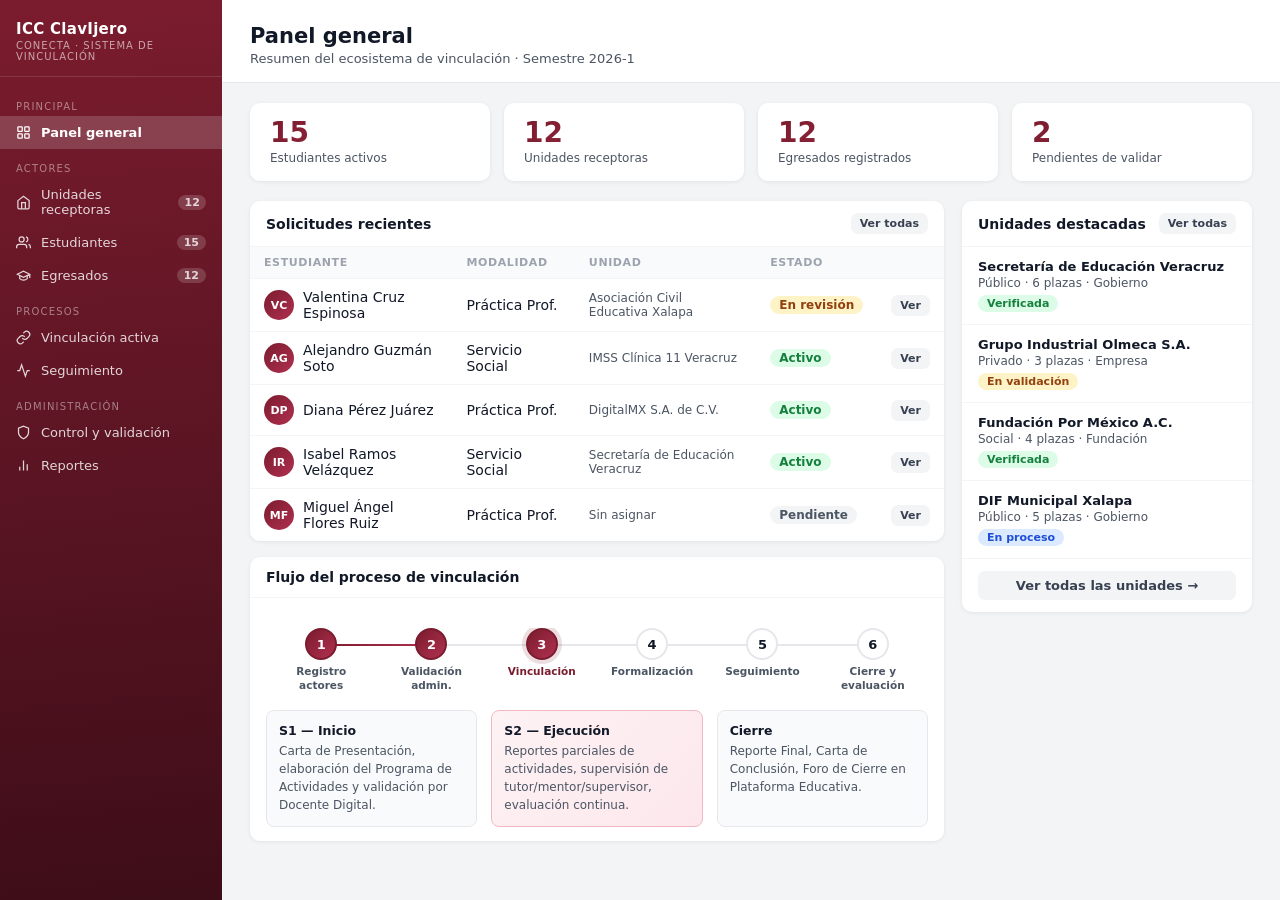
<file: clavijero_conecta/v2/clavijero_conecta.html>
<!DOCTYPE html>
<html lang="es">
<head>
<meta charset="UTF-8">
<meta name="viewport" content="width=device-width,initial-scale=1.0">
<title>ICC Clavijero · Conecta</title>
<style>
*,*::before,*::after{box-sizing:border-box;margin:0;padding:0}
:root{
  --r:#7B1C2E;--rh:#5e1522;--r2:#b03050;
  --g50:#f9fafb;--g100:#f3f4f6;--g200:#e5e7eb;--g400:#9ca3af;--g600:#4b5563;--g700:#374151;--g900:#111827;
  --green:#16a34a;--amber:#d97706;--blue:#2563eb;--sw:222px}
body{font-family:'Segoe UI',system-ui,sans-serif;background:var(--g100);color:var(--g900);display:flex;height:100vh;overflow:hidden;font-size:14px}

/* SIDEBAR */
aside{width:var(--sw);background:linear-gradient(175deg,var(--r) 0%,#3d0d18 100%);color:#fff;display:flex;flex-direction:column;flex-shrink:0;overflow-y:auto}
.brand{padding:20px 16px 14px;border-bottom:1px solid rgba(255,255,255,.12)}
.brand h1{font-size:15px;font-weight:700;letter-spacing:.3px}
.brand p{font-size:10px;opacity:.6;letter-spacing:1px;margin-top:2px}
nav{flex:1;padding:10px 0}
.ns{font-size:10px;letter-spacing:1.2px;opacity:.45;padding:14px 16px 4px;text-transform:uppercase}
.ni{display:flex;align-items:center;gap:10px;padding:9px 16px;cursor:pointer;font-size:13px;opacity:.82;transition:background .14s}
.ni:hover{background:rgba(255,255,255,.09);opacity:1}
.ni.active{background:rgba(255,255,255,.17);font-weight:600;opacity:1}
.ni svg{flex-shrink:0;width:15px;height:15px}
.nb{margin-left:auto;background:rgba(255,255,255,.2);border-radius:20px;font-size:11px;font-weight:700;padding:1px 7px;min-width:22px;text-align:center}

/* MAIN */
main{flex:1;overflow-y:auto;display:flex;flex-direction:column}
.page{display:none;flex-direction:column;flex:1}
.page.on{display:flex}
.ph{padding:24px 28px 0;background:#fff;border-bottom:1px solid var(--g200)}
.ph h2{font-size:21px;font-weight:700}
.ph p{color:var(--g600);font-size:13px;margin-top:3px;padding-bottom:16px}
.pb{padding:20px 28px;flex:1}

/* CARDS */
.card{background:#fff;border-radius:10px;box-shadow:0 1px 4px rgba(0,0,0,.07);overflow:hidden}
.ch{padding:12px 16px;font-weight:600;font-size:14px;border-bottom:1px solid var(--g100);display:flex;align-items:center;justify-content:space-between;gap:8px;flex-wrap:wrap}

/* KPI */
.krow{display:flex;gap:14px;flex-wrap:wrap;margin-bottom:20px}
.kc{background:#fff;border-radius:10px;padding:16px 20px;flex:1;min-width:110px;box-shadow:0 1px 4px rgba(0,0,0,.07)}
.kc .num{font-size:28px;font-weight:800;background:linear-gradient(135deg,var(--r),var(--r2));-webkit-background-clip:text;-webkit-text-fill-color:transparent;background-clip:text;line-height:1}
.kc .lbl{font-size:12px;color:var(--g600);margin-top:4px}

/* TABLE */
table{width:100%;border-collapse:collapse}
th{background:var(--g50);font-size:11px;text-transform:uppercase;letter-spacing:.6px;color:var(--g400);padding:9px 14px;text-align:left;white-space:nowrap}
td{padding:10px 14px;border-top:1px solid var(--g100);vertical-align:middle}
tr:hover td{background:var(--g50)}

/* AVATAR */
.av{width:30px;height:30px;border-radius:50%;display:inline-flex;align-items:center;justify-content:center;font-weight:700;font-size:11px;color:#fff;flex-shrink:0;background:linear-gradient(135deg,var(--r),var(--r2))}
.av-lg{width:42px;height:42px;font-size:14px}

/* PILLS / TAGS */
.pill{display:inline-block;padding:2px 9px;border-radius:20px;font-size:12px;font-weight:600;white-space:nowrap}
.p-activo{background:#dcfce7;color:#15803d}
.p-revision{background:#fef3c7;color:#92400e}
.p-pendiente{background:var(--g100);color:var(--g600)}
.p-concluido{background:#e0e7ff;color:#3730a3}
.p-verif{background:#dcfce7;color:#15803d}
.p-valid{background:#fef3c7;color:#92400e}
.p-proceso{background:#dbeafe;color:#1d4ed8}

/* GRID 2 col */
.g2{display:grid;grid-template-columns:1fr 290px;gap:18px}
.g3{display:grid;grid-template-columns:repeat(3,1fr);gap:14px}
.g2eq{display:grid;grid-template-columns:1fr 1fr;gap:18px}

/* UR list */
.ur-item{padding:12px 16px;border-top:1px solid var(--g100)}
.ur-item:first-child{border-top:none}
.ur-name{font-weight:600;font-size:13px}
.ur-meta{font-size:12px;color:var(--g600);margin-top:2px}

/* FLOW */
.flow{display:flex;overflow-x:auto;padding-bottom:4px;margin:16px 0 0}
.step{display:flex;flex-direction:column;align-items:center;min-width:90px;flex:1;position:relative;cursor:pointer}
.sn{width:32px;height:32px;border-radius:50%;border:2px solid var(--g200);display:flex;align-items:center;justify-content:center;font-weight:700;background:#fff;font-size:13px;z-index:1;position:relative;transition:all .2s}
.step.done .sn,.step.cur .sn{background:linear-gradient(135deg,var(--r),var(--r2));border-color:var(--r);color:#fff}
.step.cur .sn{box-shadow:0 0 0 4px rgba(123,28,46,.15)}
.sl{font-size:10.5px;color:var(--g600);margin-top:5px;text-align:center;font-weight:600;line-height:1.3}
.step.cur .sl{color:var(--r)}
.step::before{content:'';position:absolute;top:16px;left:-50%;width:100%;height:2px;background:var(--g200);z-index:0}
.step:first-child::before{display:none}
.step.done::before{background:linear-gradient(90deg,var(--r),var(--r2))}
.fbox{background:var(--g50);border-radius:8px;padding:12px;border:1px solid var(--g200)}
.fbox.hl{background:linear-gradient(135deg,#fdf2f4,#fce7ec);border-color:#f0b8c4}
.fbox h4{font-size:12.5px;font-weight:700;margin-bottom:4px}
.fbox p{font-size:12px;color:var(--g600);line-height:1.5}

/* PERFIL CARDS */
.pgrid{display:grid;grid-template-columns:repeat(auto-fill,minmax(256px,1fr));gap:14px}
.pc{background:#fff;border-radius:10px;padding:16px;box-shadow:0 1px 4px rgba(0,0,0,.07);display:flex;flex-direction:column;gap:10px}
.pt{display:flex;gap:11px;align-items:center}
.pi h3{font-size:14px;font-weight:700}
.pi p{font-size:12px;color:var(--g600)}
.ptags{display:flex;flex-wrap:wrap;gap:5px}
.tag{background:var(--g100);color:var(--g700);border-radius:5px;padding:2px 7px;font-size:11px;font-weight:600}
.pbar{height:5px;background:var(--g200);border-radius:4px;margin-top:3px}
.pfill{height:5px;border-radius:4px;background:linear-gradient(90deg,var(--r),var(--r2))}

/* CHECKLIST docs */
.doclist{display:grid;grid-template-columns:1fr 1fr;gap:4px 14px;margin-top:6px}
.doci{display:flex;align-items:center;gap:6px;font-size:12px;color:var(--g600)}
.doci.ok{color:var(--green);font-weight:600}
.doci svg{flex-shrink:0;width:13px;height:13px}

/* SEGUIMIENTO */
.seg{display:grid;grid-template-columns:1fr 1fr;gap:18px}
.srow{display:flex;justify-content:space-between;align-items:center;padding:8px 0;border-top:1px solid var(--g100)}
.sdot{width:9px;height:9px;border-radius:50%;flex-shrink:0}
.barbg{height:5px;background:var(--g200);border-radius:4px}
.barfill{height:5px;border-radius:4px}
.al-item{padding:11px 14px;border-top:1px solid var(--g100);display:flex;gap:11px;align-items:flex-start}
.al-item:first-child{border-top:none}
.al-ico{width:26px;height:26px;border-radius:50%;flex-shrink:0;display:flex;align-items:center;justify-content:center;font-size:12px;font-weight:700;color:#fff}
.al-ico.warn{background:var(--amber)}
.al-ico.info{background:var(--blue)}
.al-ico.ok{background:var(--green)}
.al-body p{font-size:13px;font-weight:600}
.al-body span{font-size:12px;color:var(--g600)}

/* CONTROL */
.ci{display:flex;align-items:flex-start;gap:12px;padding:12px 14px;border-top:1px solid var(--g100)}
.ci:first-child{border-top:none}
.cn{width:32px;height:32px;background:linear-gradient(135deg,#fdf2f4,#fce7ec);color:var(--r);border-radius:8px;display:flex;align-items:center;justify-content:center;font-weight:800;font-size:13px;flex-shrink:0}
.cb h4{font-size:13px;font-weight:700}
.cb p{font-size:12px;color:var(--g600);margin-top:2px;line-height:1.4}
.cs{margin-left:auto}

/* REPORT */
.rgrid{display:grid;grid-template-columns:repeat(auto-fill,minmax(200px,1fr));gap:14px}
.rc{background:#fff;border-radius:10px;padding:18px;box-shadow:0 1px 4px rgba(0,0,0,.07);cursor:pointer;transition:box-shadow .15s}
.rc:hover{box-shadow:0 4px 14px rgba(0,0,0,.1)}
.ricon{width:38px;height:38px;border-radius:9px;background:linear-gradient(135deg,#fdf2f4,#fce7ec);display:flex;align-items:center;justify-content:center;margin-bottom:10px}
.rc h3{font-size:13.5px;font-weight:700}
.rc p{font-size:12px;color:var(--g600);margin-top:3px}

/* BUTTONS */
.btn{display:inline-flex;align-items:center;gap:6px;padding:7px 14px;border-radius:7px;font-size:13px;font-weight:600;cursor:pointer;border:none;transition:all .15s;font-family:inherit}
.btn-p{background:linear-gradient(135deg,var(--r),#9b2235);color:#fff}
.btn-p:hover{background:linear-gradient(135deg,var(--rh),var(--r))}
.btn-s{background:var(--g100);color:var(--g700)}
.btn-s:hover{background:var(--g200)}
.btn-d{background:#fee2e2;color:#dc2626}
.btn-d:hover{background:#fecaca}
.bsm{font-size:11px;padding:4px 9px}

/* FORMS */
.frow{display:grid;grid-template-columns:1fr 1fr;gap:11px;margin-bottom:11px}
.frow.full{grid-template-columns:1fr}
.frow.tri{grid-template-columns:1fr 1fr 1fr}
label{font-size:12px;font-weight:600;color:var(--g700);display:block;margin-bottom:3px}
input[type=text],input[type=date],input[type=number],select,textarea{
  padding:7px 10px;border:1px solid var(--g200);border-radius:7px;font-size:13px;color:var(--g700);
  outline:none;background:#fff;font-family:inherit;width:100%}
input:focus,select:focus,textarea:focus{border-color:var(--r)}
textarea{resize:vertical;min-height:60px}
.chk-row{display:flex;align-items:center;gap:7px;font-size:13px;color:var(--g700);cursor:pointer;padding:4px 0}
.chk-row input{width:16px;height:16px;cursor:pointer;accent-color:var(--r)}
.fhdr{font-size:12px;font-weight:700;color:var(--g600);text-transform:uppercase;letter-spacing:.6px;margin:14px 0 8px;border-top:1px solid var(--g100);padding-top:12px}
.fhdr:first-child{margin-top:0;border-top:none;padding-top:0}

/* TOOLBAR */
.tb{display:flex;justify-content:space-between;align-items:center;margin-bottom:14px;flex-wrap:wrap;gap:10px}
.tbl{display:flex;gap:8px;flex-wrap:wrap}
.tbl input[type=text]{width:190px}
.tbl select{width:auto}

/* MODAL */
.mo{display:none;position:fixed;inset:0;background:rgba(0,0,0,.48);z-index:100;align-items:center;justify-content:center;padding:12px}
.mo.on{display:flex}
.md{background:#fff;border-radius:12px;width:560px;max-width:100%;max-height:92vh;overflow-y:auto;box-shadow:0 20px 60px rgba(0,0,0,.22);display:flex;flex-direction:column}
.md.lg{width:680px}
.mh{padding:16px 20px;border-bottom:1px solid var(--g100);display:flex;align-items:center;justify-content:space-between;position:sticky;top:0;background:#fff;z-index:1}
.mh h3{font-size:16px;font-weight:700}
.mx{background:none;border:none;font-size:22px;cursor:pointer;color:var(--g600);line-height:1;padding:2px 6px;border-radius:5px}
.mx:hover{background:var(--g100)}
.mb{padding:18px 20px;flex:1}
.mf{padding:13px 20px;border-top:1px solid var(--g100);display:flex;justify-content:flex-end;gap:10px;position:sticky;bottom:0;background:#fff}

/* EGR KPI */
.ekrow{display:flex;gap:14px;flex-wrap:wrap;margin-bottom:18px}
.ekc{background:#fff;border-radius:10px;padding:14px 18px;flex:1;min-width:100px;text-align:center;box-shadow:0 1px 4px rgba(0,0,0,.07)}
.ekc .num{font-size:24px;font-weight:800;background:linear-gradient(135deg,var(--r),var(--r2));-webkit-background-clip:text;-webkit-text-fill-color:transparent;background-clip:text}
.ekc .lbl{font-size:12px;color:var(--g600);margin-top:2px}

/* TOAST */
#toast{position:fixed;bottom:22px;right:22px;background:var(--g900);color:#fff;padding:10px 16px;border-radius:8px;font-size:13px;opacity:0;transition:opacity .3s;pointer-events:none;z-index:300;max-width:300px}
#toast.on{opacity:1}

/* TABS */
.tabs{display:flex;gap:0;border-bottom:2px solid var(--g200);margin-bottom:18px}
.tab{padding:8px 16px;font-size:13px;font-weight:600;color:var(--g600);cursor:pointer;border-bottom:2px solid transparent;margin-bottom:-2px;transition:color .15s}
.tab:hover{color:var(--r)}
.tab.active{color:var(--r);border-color:var(--r)}
.tab-content{display:none}
.tab-content.active{display:block}

::-webkit-scrollbar{width:5px;height:5px}
::-webkit-scrollbar-thumb{background:var(--g200);border-radius:3px}
</style>
</head>
<body>

<!-- ═══════════════════ SIDEBAR ═══════════════════ -->
<aside>
  <div class="brand">
    <h1>ICC ClavIjero</h1>
    <p>CONECTA · SISTEMA DE VINCULACIÓN</p>
  </div>
  <nav>
    <div class="ns">Principal</div>
    <div class="ni active" data-p="panel">
      <svg fill="none" stroke="currentColor" stroke-width="2" viewBox="0 0 24 24"><rect x="3" y="3" width="7" height="7" rx="1"/><rect x="14" y="3" width="7" height="7" rx="1"/><rect x="3" y="14" width="7" height="7" rx="1"/><rect x="14" y="14" width="7" height="7" rx="1"/></svg>
      Panel general
    </div>
    <div class="ns">Actores</div>
    <div class="ni" data-p="unidades">
      <svg fill="none" stroke="currentColor" stroke-width="2" viewBox="0 0 24 24"><path d="M3 9l9-7 9 7v11a2 2 0 0 1-2 2H5a2 2 0 0 1-2-2z"/><polyline points="9 22 9 12 15 12 15 22"/></svg>
      Unidades receptoras <span class="nb" id="nb-u">0</span>
    </div>
    <div class="ni" data-p="estudiantes">
      <svg fill="none" stroke="currentColor" stroke-width="2" viewBox="0 0 24 24"><path d="M17 21v-2a4 4 0 0 0-4-4H5a4 4 0 0 0-4 4v2"/><circle cx="9" cy="7" r="4"/><path d="M23 21v-2a4 4 0 0 0-3-3.87M16 3.13a4 4 0 0 1 0 7.75"/></svg>
      Estudiantes <span class="nb" id="nb-e">0</span>
    </div>
    <div class="ni" data-p="egresados">
      <svg fill="none" stroke="currentColor" stroke-width="2" viewBox="0 0 24 24"><path d="M22 10v6M2 10l10-5 10 5-10 5z"/><path d="M6 12v5c3 3 9 3 12 0v-5"/></svg>
      Egresados <span class="nb" id="nb-eg">0</span>
    </div>
    <div class="ns">Procesos</div>
    <div class="ni" data-p="vinculacion">
      <svg fill="none" stroke="currentColor" stroke-width="2" viewBox="0 0 24 24"><path d="M10 13a5 5 0 0 0 7.54.54l3-3a5 5 0 0 0-7.07-7.07l-1.72 1.71"/><path d="M14 11a5 5 0 0 0-7.54-.54l-3 3a5 5 0 0 0 7.07 7.07l1.71-1.71"/></svg>
      Vinculación activa
    </div>
    <div class="ni" data-p="seguimiento">
      <svg fill="none" stroke="currentColor" stroke-width="2" viewBox="0 0 24 24"><polyline points="22 12 18 12 15 21 9 3 6 12 2 12"/></svg>
      Seguimiento
    </div>
    <div class="ns">Administración</div>
    <div class="ni" data-p="control">
      <svg fill="none" stroke="currentColor" stroke-width="2" viewBox="0 0 24 24"><path d="M12 22s8-4 8-10V5l-8-3-8 3v7c0 6 8 10 8 10z"/></svg>
      Control y validación
    </div>
    <div class="ni" data-p="reportes">
      <svg fill="none" stroke="currentColor" stroke-width="2" viewBox="0 0 24 24"><line x1="18" y1="20" x2="18" y2="10"/><line x1="12" y1="20" x2="12" y2="4"/><line x1="6" y1="20" x2="6" y2="14"/></svg>
      Reportes
    </div>
  </nav>
</aside>

<!-- ═══════════════════ MAIN ═══════════════════ -->
<main>

<!-- PANEL -->
<div class="page on" id="p-panel">
  <div class="ph"><h2>Panel general</h2><p>Resumen del ecosistema de vinculación · Semestre 2026-1</p></div>
  <div class="pb">
    <div class="krow" id="kpis"></div>
    <div class="g2">
      <div>
        <div class="card" style="margin-bottom:16px">
          <div class="ch">Solicitudes recientes
            <button class="btn btn-s bsm" onclick="nav('vinculacion')">Ver todas</button>
          </div>
          <table><thead><tr><th>Estudiante</th><th>Modalidad</th><th>Unidad</th><th>Estado</th><th></th></tr></thead>
          <tbody id="t-sol"></tbody></table>
        </div>
        <div class="card">
          <div class="ch">Flujo del proceso de vinculación</div>
          <div style="padding:14px 16px">
            <div class="flow">
              <div class="step done"><div class="sn">1</div><div class="sl">Registro<br>actores</div></div>
              <div class="step done"><div class="sn">2</div><div class="sl">Validación<br>admin.</div></div>
              <div class="step cur"><div class="sn">3</div><div class="sl">Vinculación</div></div>
              <div class="step"><div class="sn">4</div><div class="sl">Formalización</div></div>
              <div class="step"><div class="sn">5</div><div class="sl">Seguimiento</div></div>
              <div class="step"><div class="sn">6</div><div class="sl">Cierre y<br>evaluación</div></div>
            </div>
            <div class="g3" style="margin-top:14px">
              <div class="fbox"><h4>S1 — Inicio</h4><p>Carta de Presentación, elaboración del Programa de Actividades y validación por Docente Digital.</p></div>
              <div class="fbox hl"><h4>S2 — Ejecución</h4><p>Reportes parciales de actividades, supervisión de tutor/mentor/supervisor, evaluación continua.</p></div>
              <div class="fbox"><h4>Cierre</h4><p>Reporte Final, Carta de Conclusión, Foro de Cierre en Plataforma Educativa.</p></div>
            </div>
          </div>
        </div>
      </div>
      <div class="card" style="height:fit-content">
        <div class="ch">Unidades destacadas
          <button class="btn btn-s bsm" onclick="nav('unidades')">Ver todas</button>
        </div>
        <div id="ur-panel"></div>
      </div>
    </div>
  </div>
</div>

<!-- UNIDADES -->
<div class="page" id="p-unidades">
  <div class="ph"><h2>Unidades receptoras</h2><p>Organizaciones vinculadas para Servicio Social y Prácticas para la Profesionalización</p></div>
  <div class="pb">
    <div class="tb">
      <div class="tbl">
        <input type="text" id="u-q" placeholder="Buscar unidad…" oninput="rUnidades()">
        <select id="u-sec" onchange="rUnidades()"><option value="">Todos los sectores</option><option>Público</option><option>Privado</option><option>Social</option></select>
        <select id="u-est" onchange="rUnidades()"><option value="">Todos los estados</option><option>Verificada</option><option>En validación</option><option>En proceso</option></select>
      </div>
      <button class="btn btn-p" onclick="openU(null)">+ Nueva unidad</button>
    </div>
    <div class="card">
      <table><thead><tr><th>Organización</th><th>Sector</th><th>Modalidad</th><th>Plazas</th><th>Convenio</th><th>Estado</th><th></th></tr></thead>
      <tbody id="t-u"></tbody></table>
    </div>
    <p id="u-ct" style="margin-top:9px;font-size:12px;color:var(--g400)"></p>
  </div>
</div>

<!-- ESTUDIANTES -->
<div class="page" id="p-estudiantes">
  <div class="ph"><h2>Estudiantes</h2><p>Perfiles activos en proceso de Servicio Social y Prácticas para la Profesionalización</p></div>
  <div class="pb">
    <div class="tb">
      <div class="tbl">
        <input type="text" id="e-q" placeholder="Buscar estudiante…" oninput="rEst()">
        <select id="e-mod" onchange="rEst()"><option value="">Todas las modalidades</option><option>Servicio Social</option><option>Práctica Prof.</option></select>
        <select id="e-est" onchange="rEst()"><option value="">Todos los estados</option><option>Activo</option><option>En revisión</option><option>Pendiente</option><option>Concluido</option></select>
      </div>
      <button class="btn btn-p" onclick="openE(null)">+ Registrar estudiante</button>
    </div>
    <div class="pgrid" id="g-est"></div>
    <p id="e-ct" style="margin-top:12px;font-size:12px;color:var(--g400)"></p>
  </div>
</div>

<!-- EGRESADOS -->
<div class="page" id="p-egresados">
  <div class="ph"><h2>Egresados</h2><p>Seguimiento de inserción laboral, trayectoria formativa y bolsa de trabajo</p></div>
  <div class="pb">
    <div class="tabs">
      <div class="tab active" onclick="switchTab('egr','directorio',this)">Directorio</div>
      <div class="tab" onclick="switchTab('egr','bolsa',this)">Bolsa de trabajo</div>
      <div class="tab" onclick="switchTab('egr','estadisticas',this)">Estadísticas</div>
    </div>
    <!-- DIRECTORIO -->
    <div class="tab-content active" id="egr-directorio">
      <div class="tb">
        <div class="tbl">
          <input type="text" id="eg-q" placeholder="Buscar egresado…" oninput="rEgr()">
          <select id="eg-gen" onchange="rEgr()"><option value="">Todas las generaciones</option></select>
          <select id="eg-sit" onchange="rEgr()"><option value="">Todas las situaciones</option><option>Empleado</option><option>Posgrado</option><option>Cap. trabajo</option><option>Educación continua</option></select>
        </div>
        <button class="btn btn-p" onclick="openEg(null)">+ Registrar egresado</button>
      </div>
      <div class="card">
        <table><thead><tr><th>Egresado</th><th>Carrera</th><th>Generación</th><th>Situación</th><th>Empresa/Inst.</th><th>Modalidad cursada</th><th></th></tr></thead>
        <tbody id="t-eg"></tbody></table>
      </div>
    </div>
    <!-- BOLSA -->
    <div class="tab-content" id="egr-bolsa">
      <div class="tb">
        <div class="tbl">
          <input type="text" id="bq" placeholder="Buscar en bolsa…" oninput="rBolsa()">
          <select id="bsec" onchange="rBolsa()"><option value="">Todos los sectores</option><option>Público</option><option>Privado</option><option>Social</option></select>
        </div>
      </div>
      <div class="pgrid" id="g-bolsa"></div>
    </div>
    <!-- ESTADÍSTICAS -->
    <div class="tab-content" id="egr-estadisticas">
      <div class="ekrow" id="eg-kpis"></div>
      <div class="g2eq">
        <div class="card">
          <div class="ch">Modalidades de egreso</div>
          <div style="padding:14px 16px" id="eg-bars"></div>
        </div>
        <div class="card">
          <div class="ch">Situación por generación</div>
          <div style="padding:14px 16px" id="eg-gen-table"></div>
        </div>
      </div>
    </div>
  </div>
</div>

<!-- VINCULACION -->
<div class="page" id="p-vinculacion">
  <div class="ph"><h2>Vinculación activa</h2><p>Estado de todas las vinculaciones vigentes · Semestre 2026-1</p></div>
  <div class="pb">
    <div class="tb">
      <div class="tbl">
        <input type="text" id="v-q" placeholder="Buscar…" oninput="rVinc()">
        <select id="v-est" onchange="rVinc()"><option value="">Todos los estados</option><option>Activo</option><option>En revisión</option><option>Pendiente</option><option>Concluido</option></select>
        <select id="v-mod" onchange="rVinc()"><option value="">Todas las modalidades</option><option>Servicio Social</option><option>Práctica Prof.</option></select>
      </div>
      <button class="btn btn-p" onclick="openE(null)">+ Nueva vinculación</button>
    </div>
    <div class="card">
      <table><thead><tr><th>Estudiante</th><th>Unidad receptora</th><th>Modalidad</th><th>Etapa</th><th>Inicio</th><th>Avance</th><th>Estado</th><th></th></tr></thead>
      <tbody id="t-vinc"></tbody></table>
    </div>
  </div>
</div>

<!-- SEGUIMIENTO -->
<div class="page" id="p-seguimiento">
  <div class="ph"><h2>Seguimiento</h2><p>Monitoreo continuo del proceso formativo y de inserción laboral</p></div>
  <div class="pb">
    <div class="seg">
      <div>
        <div class="card" style="margin-bottom:16px">
          <div class="ch">Seguimiento de egresados</div>
          <div style="padding:14px 16px" id="seg-egr"></div>
        </div>
        <div class="card">
          <div class="ch">Estado de estudiantes activos</div>
          <div style="padding:0 0 6px" id="seg-est"></div>
        </div>
      </div>
      <div class="card" style="height:fit-content">
        <div class="ch">Alertas y notificaciones
          <span class="nb" id="al-badge" style="background:#fee2e2;color:#dc2626;font-size:11px"></span>
        </div>
        <div id="al-list"></div>
        <div style="padding:10px 14px">
          <button class="btn btn-s bsm" onclick="addAlerta()">+ Agregar alerta</button>
        </div>
      </div>
    </div>
  </div>
</div>

<!-- CONTROL -->
<div class="page" id="p-control">
  <div class="ph"><h2>Control y validación</h2><p>Verificación de requisitos administrativos, legales y académicos del proceso</p></div>
  <div class="pb">
    <div class="g2eq" style="margin-bottom:16px">
      <div class="card">
        <div class="ch">Requisitos — Unidades receptoras</div>
        <div>
          <div class="ci"><div class="cn">1</div><div class="cb"><h4>Documentación legal</h4><p>Oficio de solicitud, constitución IES, representante legal, comprobante de domicilio.</p></div><div class="cs"><span class="pill p-activo">OK</span></div></div>
          <div class="ci"><div class="cn">2</div><div class="cb"><h4>Convenio de colaboración</h4><p>Instrumento legal–administrativo–académico firmado por ambas partes.</p></div><div class="cs"><span class="pill p-revision">Pendiente</span></div></div>
          <div class="ci"><div class="cn">3</div><div class="cb"><h4>Condiciones operativas</h4><p>Responsable, espacio, herramientas, horarios, garantía de trato digno.</p></div><div class="cs"><span class="pill p-activo">OK</span></div></div>
          <div class="ci"><div class="cn">4</div><div class="cb"><h4>Registro del programa</h4><p>SS o Prácticas para la Profesionalización registrado en plataforma.</p></div><div class="cs"><span class="pill p-revision">Revisión</span></div></div>
        </div>
      </div>
      <div class="card">
        <div class="ch">Requisitos — Expedientes estudiantiles</div>
        <div>
          <div class="ci"><div class="cn">1</div><div class="cb"><h4>Carta de Presentación</h4><p>Emitida por la unidad académica, entregada a la Unidad Receptora.</p></div><div class="cs"><span class="pill p-activo">OK</span></div></div>
          <div class="ci"><div class="cn">2</div><div class="cb"><h4>Programa de Actividades</h4><p>Elaborado por el estudiante y validado por el Docente Digital antes del inicio.</p></div><div class="cs" id="ctrl-prog-status"><span class="pill p-pendiente">—</span></div></div>
          <div class="ci"><div class="cn">3</div><div class="cb"><h4>Carta de Aceptación</h4><p>Emitida por la Unidad Receptora como confirmación formal del inicio.</p></div><div class="cs"><span class="pill p-revision">En proceso</span></div></div>
          <div class="ci"><div class="cn">4</div><div class="cb"><h4>Reportes S1 y S2</h4><p>Entrega periódica de reportes de actividades en plataforma educativa.</p></div><div class="cs"><span class="pill p-activo">Activo</span></div></div>
          <div class="ci"><div class="cn">5</div><div class="cb"><h4>Carta de Conclusión</h4><p>Reporte final + Foro de Cierre valorado por Docente Digital.</p></div><div class="cs"><span class="pill p-proceso">En cierre</span></div></div>
        </div>
      </div>
    </div>
    <div class="card">
      <div class="ch">Expedientes pendientes de atención
        <span class="nb" id="ctrl-badge" style="background:#fee2e2;color:#dc2626;font-size:11px"></span>
      </div>
      <table><thead><tr><th>Estudiante</th><th>Carrera</th><th>Etapa</th><th>Documentos faltantes</th><th></th></tr></thead>
      <tbody id="t-ctrl"></tbody></table>
    </div>
  </div>
</div>

<!-- REPORTES -->
<div class="page" id="p-reportes">
  <div class="ph"><h2>Reportes</h2><p>Generación y exportación de informes del ecosistema de vinculación</p></div>
  <div class="pb">
    <div class="rgrid" style="margin-bottom:20px">
      <div class="rc" onclick="exportR('semestre')">
        <div class="ricon"><svg width="18" height="18" fill="none" stroke="var(--r)" stroke-width="2" viewBox="0 0 24 24"><rect x="3" y="3" width="7" height="7" rx="1"/><rect x="14" y="3" width="7" height="7" rx="1"/><rect x="3" y="14" width="7" height="7" rx="1"/><rect x="14" y="14" width="7" height="7" rx="1"/></svg></div>
        <h3>Estado del semestre</h3><p>Vinculaciones activas, concluidas y pendientes.</p>
        <button class="btn btn-p" style="margin-top:12px;width:100%;justify-content:center">Exportar JSON</button>
      </div>
      <div class="rc" onclick="exportR('unidades')">
        <div class="ricon"><svg width="18" height="18" fill="none" stroke="var(--r)" stroke-width="2" viewBox="0 0 24 24"><path d="M3 9l9-7 9 7v11a2 2 0 0 1-2 2H5a2 2 0 0 1-2-2z"/><polyline points="9 22 9 12 15 12 15 22"/></svg></div>
        <h3>Unidades receptoras</h3><p>Participación por sector, plazas y convenios.</p>
        <button class="btn btn-p" style="margin-top:12px;width:100%;justify-content:center">Exportar JSON</button>
      </div>
      <div class="rc" onclick="exportR('insercion')">
        <div class="ricon"><svg width="18" height="18" fill="none" stroke="var(--r)" stroke-width="2" viewBox="0 0 24 24"><path d="M22 10v6M2 10l10-5 10 5-10 5z"/><path d="M6 12v5c3 3 9 3 12 0v-5"/></svg></div>
        <h3>Inserción laboral</h3><p>Egresados empleados por carrera y generación.</p>
        <button class="btn btn-p" style="margin-top:12px;width:100%;justify-content:center">Exportar JSON</button>
      </div>
      <div class="rc" onclick="exportR('expedientes')">
        <div class="ricon"><svg width="18" height="18" fill="none" stroke="var(--r)" stroke-width="2" viewBox="0 0 24 24"><path d="M14 2H6a2 2 0 0 0-2 2v16a2 2 0 0 0 2 2h12a2 2 0 0 0 2-2V8z"/><polyline points="14 2 14 8 20 8"/></svg></div>
        <h3>Avance documental</h3><p>Expedientes: completos, incompletos y vencidos.</p>
        <button class="btn btn-p" style="margin-top:12px;width:100%;justify-content:center">Exportar JSON</button>
      </div>
      <div class="rc" onclick="exportR('curricular')">
        <div class="ricon"><svg width="18" height="18" fill="none" stroke="var(--r)" stroke-width="2" viewBox="0 0 24 24"><polyline points="22 12 18 12 15 21 9 3 6 12 2 12"/></svg></div>
        <h3>Retroalimentación curricular</h3><p>Datos para rediseño curricular desde campo.</p>
        <button class="btn btn-p" style="margin-top:12px;width:100%;justify-content:center">Exportar JSON</button>
      </div>
      <div class="rc" onclick="exportR('full')">
        <div class="ricon"><svg width="18" height="18" fill="none" stroke="var(--r)" stroke-width="2" viewBox="0 0 24 24"><ellipse cx="12" cy="5" rx="9" ry="3"/><path d="M21 12c0 1.66-4 3-9 3s-9-1.34-9-3"/><path d="M3 5v14c0 1.66 4 3 9 3s9-1.34 9-3V5"/></svg></div>
        <h3>Base de datos completa</h3><p>Exportar todas las entidades del sistema.</p>
        <button class="btn btn-p" style="margin-top:12px;width:100%;justify-content:center">Exportar JSON</button>
      </div>
    </div>
    <div class="card">
      <div class="ch">Resumen de registros actuales
        <button class="btn btn-s bsm" onclick="exportR('full')">Exportar todo</button>
      </div>
      <table><thead><tr><th>Entidad</th><th>Registros</th><th>Acción</th></tr></thead>
      <tbody id="t-rep"></tbody></table>
    </div>
  </div>
</div>

</main>

<!-- ═══════════════════ MODAL: UNIDAD ═══════════════════ -->
<div class="mo" id="mo-u">
  <div class="md lg">
    <div class="mh"><h3 id="mu-tit">Nueva unidad receptora</h3><button class="mx" onclick="closeMo('mo-u')">×</button></div>
    <div class="mb">
      <input type="hidden" id="mu-id">
      <div class="fhdr">Datos generales</div>
      <div class="frow full"><label>Nombre de la organización *</label><input type="text" id="mu-nombre" placeholder="Nombre completo de la organización"></div>
      <div class="frow tri">
        <div><label>Sector</label>
          <select id="mu-sector">
            <option>Público</option><option>Privado</option><option>Social</option>
          </select>
        </div>
        <div><label>Subtipo</label>
          <select id="mu-subtipo">
            <option>Gobierno</option><option>Empresa</option><option>Fundación</option><option>Colectivo</option><option>Institución de salud</option><option>Organismo educativo</option>
          </select>
        </div>
        <div><label>Plazas disponibles</label><input type="number" id="mu-plazas" min="0" value="1"></div>
      </div>
      <div class="frow">
        <div><label>Modalidad que ofrece</label>
          <select id="mu-modal">
            <option>Servicio Social</option><option>Prácticas para la Profesionalización</option><option>Servicio Social y Prácticas</option>
          </select>
        </div>
        <div><label>Estado de validación</label>
          <select id="mu-estado">
            <option>Verificada</option><option>En validación</option><option>En proceso</option>
          </select>
        </div>
      </div>
      <div class="fhdr">Representante y contacto</div>
      <div class="frow">
        <div><label>Representante legal</label><input type="text" id="mu-rep" placeholder="Nombre del representante"></div>
        <div><label>Área responsable del programa</label><input type="text" id="mu-responsable" placeholder="Nombre del responsable operativo"></div>
      </div>
      <div class="frow full"><label>Notas / condiciones operativas</label><textarea id="mu-notas" placeholder="Horarios, espacios, herramientas disponibles, garantías…"></textarea></div>
      <div class="fhdr">Documentación</div>
      <div class="frow">
        <label class="chk-row"><input type="checkbox" id="mu-convenio"> Convenio de colaboración firmado</label>
        <label class="chk-row"><input type="checkbox" id="mu-domicilio"> Comprobante de domicilio registrado</label>
      </div>
      <div class="frow">
        <label class="chk-row"><input type="checkbox" id="mu-programa"> Programa de SS/Prácticas registrado</label>
        <label class="chk-row"><input type="checkbox" id="mu-trato"> Garantía de trato digno firmada</label>
      </div>
    </div>
    <div class="mf">
      <button class="btn btn-s" onclick="closeMo('mo-u')">Cancelar</button>
      <button class="btn btn-p" onclick="saveU()">Guardar unidad</button>
    </div>
  </div>
</div>

<!-- ═══════════════════ MODAL: ESTUDIANTE ═══════════════════ -->
<div class="mo" id="mo-e">
  <div class="md lg">
    <div class="mh"><h3 id="me-tit">Registrar estudiante</h3><button class="mx" onclick="closeMo('mo-e')">×</button></div>
    <div class="mb">
      <input type="hidden" id="me-id">
      <div class="fhdr">Datos personales y académicos</div>
      <div class="frow">
        <div><label>Nombre completo *</label><input type="text" id="me-nombre" placeholder="Ej. María González Pérez"></div>
        <div><label>Iniciales (2–3 letras)</label><input type="text" id="me-ini" maxlength="3" placeholder="MG"></div>
      </div>
      <div class="frow tri">
        <div><label>Matrícula</label><input type="text" id="me-mat" placeholder="Ej. UV20241234"></div>
        <div><label>Carrera</label><input type="text" id="me-carrera" placeholder="Ej. Derecho"></div>
        <div><label>Semestre</label><input type="number" id="me-sem" min="1" max="12" value="1"></div>
      </div>
      <div class="fhdr">Modalidad y vinculación</div>
      <div class="frow">
        <div><label>Modalidad</label>
          <select id="me-modal">
            <option>Servicio Social</option><option>Práctica Prof.</option>
          </select>
        </div>
        <div><label>Estado</label>
          <select id="me-estado">
            <option>Activo</option><option>En revisión</option><option>Pendiente</option><option>Concluido</option>
          </select>
        </div>
      </div>
      <div class="frow">
        <div><label>Unidad receptora</label><select id="me-unidad"><option value="">Sin asignar</option></select></div>
        <div><label>Etapa actual</label>
          <select id="me-etapa">
            <option>Registro</option><option>S1 — Inicio</option><option>Formalización</option><option>S2 — Ejecución</option><option>Cierre</option><option>Concluido</option>
          </select>
        </div>
      </div>
      <div class="frow">
        <div><label>Avance (%)</label><input type="number" id="me-av" min="0" max="100" value="0"></div>
        <div><label>Fecha de inicio</label><input type="date" id="me-inicio"></div>
      </div>
      <div class="fhdr">Documentación del proceso</div>
      <div style="display:grid;grid-template-columns:1fr 1fr;gap:4px 20px">
        <label class="chk-row"><input type="checkbox" id="me-d1"> Carta de Presentación</label>
        <label class="chk-row"><input type="checkbox" id="me-d2"> Programa de Actividades</label>
        <label class="chk-row"><input type="checkbox" id="me-d3"> Carta de Aceptación (UR)</label>
        <label class="chk-row"><input type="checkbox" id="me-d4"> Reporte S1</label>
        <label class="chk-row"><input type="checkbox" id="me-d5"> Reporte S2</label>
        <label class="chk-row"><input type="checkbox" id="me-d6"> Carta de Conclusión</label>
      </div>
    </div>
    <div class="mf">
      <button class="btn btn-s" onclick="closeMo('mo-e')">Cancelar</button>
      <button class="btn btn-p" onclick="saveE()">Guardar estudiante</button>
    </div>
  </div>
</div>

<!-- ═══════════════════ MODAL: EGRESADO ═══════════════════ -->
<div class="mo" id="mo-eg">
  <div class="md">
    <div class="mh"><h3 id="meg-tit">Registrar egresado</h3><button class="mx" onclick="closeMo('mo-eg')">×</button></div>
    <div class="mb">
      <input type="hidden" id="meg-id">
      <div class="fhdr">Datos personales</div>
      <div class="frow">
        <div><label>Nombre completo *</label><input type="text" id="meg-nombre" placeholder="Ej. Carlos Ríos Álvarez"></div>
        <div><label>Iniciales</label><input type="text" id="meg-ini" maxlength="3" placeholder="CR"></div>
      </div>
      <div class="frow tri">
        <div><label>Matrícula</label><input type="text" id="meg-mat" placeholder="UV…"></div>
        <div><label>Carrera</label><input type="text" id="meg-carrera" placeholder="Ej. Derecho"></div>
        <div><label>Generación</label><input type="text" id="meg-gen" placeholder="2025"></div>
      </div>
      <div class="fhdr">Trayectoria actual</div>
      <div class="frow">
        <div><label>Situación actual</label>
          <select id="meg-sit">
            <option>Empleado</option><option>Posgrado</option><option>Cap. trabajo</option><option>Educación continua</option><option>Sin datos</option>
          </select>
        </div>
        <div><label>Modalidad cursada</label>
          <select id="meg-modal">
            <option>Servicio Social</option><option>Prácticas Prof.</option>
          </select>
        </div>
      </div>
      <div class="frow">
        <div><label>Empresa / Institución actual</label><input type="text" id="meg-emp" placeholder="Nombre de la empresa o institución"></div>
        <div><label>Cargo / Posición</label><input type="text" id="meg-cargo" placeholder="Ej. Analista de datos"></div>
      </div>
      <div class="fhdr">Perfil profesional</div>
      <div class="frow full"><label>Habilidades destacadas</label><input type="text" id="meg-habs" placeholder="Ej. Trabajo en equipo, pensamiento crítico, tecnología…"></div>
    </div>
    <div class="mf">
      <button class="btn btn-s" onclick="closeMo('mo-eg')">Cancelar</button>
      <button class="btn btn-p" onclick="saveEg()">Guardar egresado</button>
    </div>
  </div>
</div>

<!-- MODAL: ALERTA -->
<div class="mo" id="mo-al">
  <div class="md" style="width:440px">
    <div class="mh"><h3>Nueva alerta</h3><button class="mx" onclick="closeMo('mo-al')">×</button></div>
    <div class="mb">
      <div class="frow">
        <div><label>Tipo</label>
          <select id="al-tipo">
            <option value="warn">Advertencia</option><option value="info">Información</option><option value="ok">Correcto</option>
          </select>
        </div>
      </div>
      <div class="frow full"><label>Título</label><input type="text" id="al-tit" placeholder="Título breve de la alerta"></div>
      <div class="frow full"><label>Detalle</label><input type="text" id="al-det" placeholder="Descripción o contexto adicional"></div>
    </div>
    <div class="mf">
      <button class="btn btn-s" onclick="closeMo('mo-al')">Cancelar</button>
      <button class="btn btn-p" onclick="saveAlerta()">Guardar</button>
    </div>
  </div>
</div>

<div id="toast"></div>

<script>
// ═══════════════════════════════════════
// SEED — datos de ejemplo completos
// ═══════════════════════════════════════
const DB_KEY = 'ccDB';
const DB_VER = 'v5'; // incrementar para forzar reset

const SEED = {
  unidades: [
    {id:1,  nombre:'Secretaría de Educación Veracruz',   sector:'Público', subtipo:'Gobierno',     modal:'Servicio Social y Prácticas',         plazas:6,  estado:'Verificada',   rep:'Dra. Rosa Alanís',        responsable:'Lic. Omar Fuentes',  notas:'Horario 8–15h, equipo disponible.',          convenio:true, domicilio:true, programa:true, trato:true},
    {id:2,  nombre:'Grupo Industrial Olmeca S.A.',        sector:'Privado', subtipo:'Empresa',      modal:'Prácticas para la Profesionalización', plazas:3,  estado:'En validación',rep:'Ing. Armando Ríos',        responsable:'Lic. Perla Montes',  notas:'Apoyo económico mensual disponible.',         convenio:false,domicilio:true, programa:false,trato:true},
    {id:3,  nombre:'Fundación Por México A.C.',           sector:'Social',  subtipo:'Fundación',    modal:'Servicio Social',                      plazas:4,  estado:'Verificada',   rep:'Mtra. Claudia Vega',      responsable:'Mtra. Tania Olvera', notas:'Trabajo comunitario en zonas urbanas.',       convenio:true, domicilio:true, programa:true, trato:true},
    {id:4,  nombre:'DIF Municipal Xalapa',                sector:'Público', subtipo:'Gobierno',     modal:'Servicio Social',                      plazas:5,  estado:'En proceso',   rep:'Lic. Patricia Juárez',    responsable:'Lic. Hugo Castro',   notas:'Atención a familias en situación vulnerable.',convenio:true, domicilio:true, programa:false,trato:true},
    {id:5,  nombre:'Tech Solutions de México',            sector:'Privado', subtipo:'Empresa',      modal:'Prácticas para la Profesionalización', plazas:8,  estado:'Verificada',   rep:'Ing. Roberto Luna',       responsable:'Dr. Felipe Torres',  notas:'Desarrollo de software y análisis de datos.', convenio:true, domicilio:true, programa:true, trato:true},
    {id:6,  nombre:'Cruz Roja Veracruzana',               sector:'Social',  subtipo:'Fundación',    modal:'Servicio Social y Prácticas',          plazas:2,  estado:'Verificada',   rep:'Dr. Esteban Moreno',      responsable:'Enf. Sandra Mejía',  notas:'Actividades de salud y primeros auxilios.',   convenio:true, domicilio:true, programa:true, trato:true},
    {id:7,  nombre:'H. Ayuntamiento de Veracruz',         sector:'Público', subtipo:'Gobierno',     modal:'Servicio Social',                      plazas:7,  estado:'En validación',rep:'Lic. Manuel Pedraza',      responsable:'C. Rosa Santana',    notas:'Apoyo administrativo a dependencias.',        convenio:false,domicilio:true, programa:false,trato:true},
    {id:8,  nombre:'Colectivo Sembrando Futuro',          sector:'Social',  subtipo:'Colectivo',    modal:'Servicio Social',                      plazas:3,  estado:'En proceso',   rep:'Mtra. Beatriz León',      responsable:'Lic. Daniela Cruz',  notas:'Proyectos agrícolas y medioambientales.',     convenio:true, domicilio:false,programa:false,trato:true},
    {id:9,  nombre:'PEMEX Exploración y Producción',      sector:'Privado', subtipo:'Empresa',      modal:'Prácticas para la Profesionalización', plazas:5,  estado:'Verificada',   rep:'Ing. Carlos Bermúdez',    responsable:'Ing. Paola Serrano', notas:'Prácticas en área de ingeniería y análisis.',  convenio:true, domicilio:true, programa:true, trato:true},
    {id:10, nombre:'IMSS Clínica 11 Veracruz',            sector:'Público', subtipo:'Institución de salud', modal:'Servicio Social',              plazas:4,  estado:'Verificada',   rep:'Dr. Jorge Ramírez',       responsable:'Dr. Luz Méndez',     notas:'Actividades de promoción de la salud.',       convenio:true, domicilio:true, programa:true, trato:true},
    {id:11, nombre:'Asociación Civil Educativa Xalapa',   sector:'Social',  subtipo:'Fundación',    modal:'Servicio Social',                      plazas:6,  estado:'En validación', rep:'Mtra. Graciela Ochoa',   responsable:'Lic. Ernesto Villa', notas:'Apoyo a programas de alfabetización.',        convenio:false,domicilio:true, programa:false,trato:false},
    {id:12, nombre:'DigitalMX S.A. de C.V.',              sector:'Privado', subtipo:'Empresa',      modal:'Prácticas para la Profesionalización', plazas:4,  estado:'Verificada',   rep:'Lic. Adriana Flores',     responsable:'Ing. Marco Ávila',   notas:'Marketing digital y diseño UX.',              convenio:true, domicilio:true, programa:true, trato:true}
  ],
  estudiantes: [
    {id:1,  ini:'MG',nombre:'María González Pérez',       mat:'UV20200148',carrera:'Derecho',        sem:8, modal:'Servicio Social', unidad:1,  etapa:'S2 — Ejecución', av:65,  estado:'Activo',      inicio:'2026-03-01', docs:{d1:true, d2:true, d3:true, d4:true, d5:false,d6:false}},
    {id:2,  ini:'JR',nombre:'Juan Ramírez Torres',         mat:'UV20210305',carrera:'Administración',  sem:6, modal:'Práctica Prof.',  unidad:2,  etapa:'Formalización',   av:28,  estado:'En revisión', inicio:'2026-04-01', docs:{d1:true, d2:true, d3:false,d4:false,d5:false,d6:false}},
    {id:3,  ini:'LS',nombre:'Laura Santos Domínguez',      mat:'UV20200982',carrera:'Psicología',      sem:7, modal:'Práctica Prof.',  unidad:3,  etapa:'S2 — Ejecución', av:50,  estado:'Activo',      inicio:'2026-02-01', docs:{d1:true, d2:true, d3:true, d4:true, d5:false,d6:false}},
    {id:4,  ini:'AC',nombre:'Aldo Castro Mendívil',        mat:'UV20220471',carrera:'Contaduría',      sem:5, modal:'Práctica Prof.',  unidad:null,etapa:'Registro',        av:0,   estado:'Pendiente',   inicio:null,         docs:{d1:false,d2:false,d3:false,d4:false,d5:false,d6:false}},
    {id:5,  ini:'PR',nombre:'Pedro Reyes Gutiérrez',       mat:'UV20181237',carrera:'Trabajo Social',  sem:9, modal:'Servicio Social', unidad:4,  etapa:'Cierre',          av:100, estado:'Concluido',   inicio:'2025-08-01', docs:{d1:true, d2:true, d3:true, d4:true, d5:true, d6:true}},
    {id:6,  ini:'FM',nombre:'Fernanda Morales Ávila',      mat:'UV20210893',carrera:'Sistemas',        sem:6, modal:'Práctica Prof.',  unidad:5,  etapa:'S1 — Inicio',    av:15,  estado:'Activo',      inicio:'2026-05-01', docs:{d1:true, d2:false,d3:false,d4:false,d5:false,d6:false}},
    {id:7,  ini:'RM',nombre:'Roberto Méndez Castillo',     mat:'UV20200617',carrera:'Derecho',         sem:7, modal:'Servicio Social', unidad:6,  etapa:'S2 — Ejecución', av:70,  estado:'Activo',      inicio:'2026-02-15', docs:{d1:true, d2:true, d3:true, d4:true, d5:false,d6:false}},
    {id:8,  ini:'CV',nombre:'Carmen Vázquez Leal',         mat:'UV20201453',carrera:'Psicología',      sem:8, modal:'Práctica Prof.',  unidad:7,  etapa:'S1 — Inicio',    av:10,  estado:'Activo',      inicio:'2026-04-15', docs:{d1:true, d2:false,d3:false,d4:false,d5:false,d6:false}},
    {id:9,  ini:'LT',nombre:'Luis Torres Herrera',         mat:'UV20220199',carrera:'Administración',  sem:5, modal:'Servicio Social', unidad:8,  etapa:'Formalización',   av:20,  estado:'En revisión', inicio:'2026-04-20', docs:{d1:true, d2:true, d3:false,d4:false,d5:false,d6:false}},
    {id:10, ini:'SL',nombre:'Sofía Luna Montero',          mat:'UV20181088',carrera:'Derecho',         sem:9, modal:'Práctica Prof.',  unidad:9,  etapa:'S2 — Ejecución', av:80,  estado:'Activo',      inicio:'2026-01-20', docs:{d1:true, d2:true, d3:true, d4:true, d5:true, d6:false}},
    {id:11, ini:'MF',nombre:'Miguel Ángel Flores Ruiz',    mat:'UV20220641',carrera:'Sistemas',        sem:6, modal:'Práctica Prof.',  unidad:null,etapa:'Registro',        av:5,   estado:'Pendiente',   inicio:null,         docs:{d1:false,d2:false,d3:false,d4:false,d5:false,d6:false}},
    {id:12, ini:'IR',nombre:'Isabel Ramos Velázquez',      mat:'UV20201761',carrera:'Trabajo Social',  sem:8, modal:'Servicio Social', unidad:1,  etapa:'S2 — Ejecución', av:55,  estado:'Activo',      inicio:'2026-03-10', docs:{d1:true, d2:true, d3:true, d4:true, d5:false,d6:false}},
    {id:13, ini:'DP',nombre:'Diana Pérez Juárez',          mat:'UV20211002',carrera:'Contaduría',      sem:7, modal:'Práctica Prof.',  unidad:12, etapa:'S1 — Inicio',    av:20,  estado:'Activo',      inicio:'2026-05-01', docs:{d1:true, d2:true, d3:false,d4:false,d5:false,d6:false}},
    {id:14, ini:'AG',nombre:'Alejandro Guzmán Soto',       mat:'UV20200344',carrera:'Derecho',         sem:6, modal:'Servicio Social', unidad:10, etapa:'S2 — Ejecución', av:40,  estado:'Activo',      inicio:'2026-03-01', docs:{d1:true, d2:true, d3:true, d4:false,d5:false,d6:false}},
    {id:15, ini:'VC',nombre:'Valentina Cruz Espinosa',     mat:'UV20211555',carrera:'Administración',  sem:8, modal:'Práctica Prof.',  unidad:11, etapa:'Formalización',   av:15,  estado:'En revisión', inicio:'2026-04-25', docs:{d1:true, d2:false,d3:false,d4:false,d5:false,d6:false}}
  ],
  egresados: [
    {id:1,  ini:'CR',nombre:'Carlos Ríos Álvarez',        mat:'UV20161231',carrera:'Derecho',        gen:'2024',sit:'Empleado',        modal:'Servicio Social',  emp:'Consultora Jurídica RG',         cargo:'Asesor legal',           habs:'Derecho laboral, redacción jurídica'},
    {id:2,  ini:'BH',nombre:'Brenda Hernández Ortiz',     mat:'UV20170489',carrera:'Psicología',     gen:'2024',sit:'Posgrado',        modal:'Prácticas Prof.',  emp:'Universidad Veracruzana',        cargo:'Estudiante de maestría',  habs:'Terapia cognitivo-conductual, investigación'},
    {id:3,  ini:'TV',nombre:'Tomás Villanueva Cruz',       mat:'UV20171045',carrera:'Administración', gen:'2025',sit:'Empleado',        modal:'Servicio Social',  emp:'BBVA México',                    cargo:'Analista financiero',     habs:'Excel avanzado, análisis financiero'},
    {id:4,  ini:'EM',nombre:'Elena Mora Santillán',        mat:'UV20180266',carrera:'Sistemas',       gen:'2025',sit:'Cap. trabajo',    modal:'Prácticas Prof.',  emp:'Colegio de Ingenieros del Estado',cargo:'Participante',           habs:'Python, redes, ciberseguridad'},
    {id:5,  ini:'NQ',nombre:'Nancy Quiroz Reyes',          mat:'UV20171598',carrera:'Trabajo Social', gen:'2025',sit:'Empleado',        modal:'Servicio Social',  emp:'DIF Estatal Veracruz',           cargo:'Trabajadora social',      habs:'Intervención familiar, gestión de casos'},
    {id:6,  ini:'AJ',nombre:'Alejandro Jiménez Banda',    mat:'UV20160812',carrera:'Derecho',        gen:'2024',sit:'Educación continua',modal:'Prácticas Prof.', emp:'UV — Educación continua',        cargo:'Diplomado en fiscal',     habs:'Derecho fiscal, argumentación jurídica'},
    {id:7,  ini:'MC',nombre:'Mariana Castillo Fuentes',   mat:'UV20171734',carrera:'Contaduría',     gen:'2024',sit:'Empleado',        modal:'Servicio Social',  emp:'Deloitte México',                cargo:'Auditora junior',         habs:'SAP, NIIF, trabajo en equipo'},
    {id:8,  ini:'RS',nombre:'Rodrigo Sánchez Peña',       mat:'UV20180399',carrera:'Sistemas',       gen:'2025',sit:'Posgrado',        modal:'Prácticas Prof.',  emp:'IPN — CIDETEC',                 cargo:'Investigador en formación', habs:'Machine learning, visión computacional'},
    {id:9,  ini:'VL',nombre:'Verónica León Méndez',       mat:'UV20160647',carrera:'Psicología',     gen:'2024',sit:'Empleado',        modal:'Servicio Social',  emp:'Hospital Regional Veracruz',     cargo:'Psicóloga clínica',       habs:'Psicoterapia, evaluación psicológica'},
    {id:10, ini:'DR',nombre:'Daniel Reyes Ortega',         mat:'UV20171121',carrera:'Administración', gen:'2025',sit:'Educación continua',modal:'Servicio Social', emp:'Tecnológico de Monterrey',       cargo:'Diplomado en liderazgo',  habs:'Gestión de proyectos, liderazgo'},
    {id:11, ini:'PC',nombre:'Patricia Cruz Vargas',        mat:'UV20171387',carrera:'Trabajo Social', gen:'2025',sit:'Empleado',        modal:'Prácticas Prof.',  emp:'Cruz Roja Veracruzana',          cargo:'Coordinadora voluntariado',habs:'Gestión humanitaria, trabajo en equipo'},
    {id:12, ini:'HM',nombre:'Héctor Morales Blanco',       mat:'UV20160933',carrera:'Derecho',        gen:'2025',sit:'Cap. trabajo',    modal:'Servicio Social',  emp:'Barra Veracruzana de Abogados',  cargo:'Abogado pasante',         habs:'Litigación, mediación'}
  ],
  alertas: [
    {id:1,tipo:'warn',titulo:'Aldo Castro — documentación incompleta',    detalle:'Faltan: Carta de Presentación, Programa de Actividades',leida:false},
    {id:2,tipo:'info',titulo:'Laura Santos — Reporte S2 vence en 5 días', detalle:'Práctica Prof. · Fundación Por México A.C.',           leida:false},
    {id:3,tipo:'ok',  titulo:'María González — Carta de Conclusión recibida',detalle:'Serv. Social · SEV · Proceso finalizado',          leida:true},
    {id:4,tipo:'warn',titulo:'Juan Ramírez — convenio pendiente de firma', detalle:'Práctica Prof. · Grupo Industrial Olmeca S.A.',       leida:false},
    {id:5,tipo:'info',titulo:'3 unidades con validación pendiente',         detalle:'Olmeca, Ayuntamiento Veracruz, Asoc. Civil Xalapa',  leida:false},
    {id:6,tipo:'warn',titulo:'Miguel Ángel Flores — sin unidad asignada',  detalle:'Práctica Prof. · Registro pendiente',                 leida:false}
  ]
};

// ═══════════════════════════════════════
// DB
// ═══════════════════════════════════════
function initDB(){
  if(localStorage.getItem(DB_VER)!=='1'){
    localStorage.setItem(DB_KEY,JSON.stringify(SEED));
    localStorage.setItem(DB_VER,'1');
  }
  boot();
}
const D=()=>JSON.parse(localStorage.getItem(DB_KEY));
const S=(d)=>localStorage.setItem(DB_KEY,JSON.stringify(d));
const nid=(a)=>a.length?Math.max(...a.map(x=>x.id))+1:1;

// ═══════════════════════════════════════
// HELPERS
// ═══════════════════════════════════════
const pillCls={
  'Activo':'p-activo','activo':'p-activo','Empleado':'p-activo',
  'En revisión':'p-revision','Cap. trabajo':'p-revision','En validación':'p-revision',
  'Pendiente':'p-pendiente','Sin datos':'p-pendiente',
  'Concluido':'p-concluido','Posgrado':'p-concluido','Educación continua':'p-concluido',
  'Verificada':'p-verif','En proceso':'p-proceso'
};
const pc=(s)=>pillCls[s]||'p-pendiente';
const tagU=(s)=>s==='Verificada'?'p-verif':s==='En validación'?'p-valid':'p-proceso';
const av=(ini)=>`<span class="av">${ini}</span>`;
const avL=(ini)=>`<span class="av av-lg">${ini}</span>`;
const uNom=(id,db)=>{const u=(db||D()).unidades.find(x=>x.id===id);return u?u.nombre:'Sin asignar'};
const fFecha=(d)=>{if(!d)return'—';const dt=new Date(d+'T12:00:00');return dt.toLocaleDateString('es-MX',{month:'short',year:'numeric'})};
const docNom={d1:'Carta Presentación',d2:'Programa Actividades',d3:'Carta Aceptación',d4:'Reporte S1',d5:'Reporte S2',d6:'Carta Conclusión'};
const docFaltantes=(e)=>Object.entries(e.docs).filter(([,v])=>!v).map(([k])=>docNom[k]).join(', ');

function toast(msg){
  const t=document.getElementById('toast');
  t.textContent=msg;t.classList.add('on');
  setTimeout(()=>t.classList.remove('on'),2800);
}
function badges(){
  const d=D();
  document.getElementById('nb-u').textContent=d.unidades.length;
  document.getElementById('nb-e').textContent=d.estudiantes.length;
  document.getElementById('nb-eg').textContent=d.egresados.length;
}

// ═══════════════════════════════════════
// NAVIGATION
// ═══════════════════════════════════════
const RENDERS={panel:rPanel,unidades:rUnidades,estudiantes:rEst,egresados:rEgr,vinculacion:rVinc,seguimiento:rSeg,control:rCtrl,reportes:rRep};

function nav(id){
  document.querySelectorAll('.ni[data-p]').forEach(n=>n.classList.toggle('active',n.dataset.p===id));
  document.querySelectorAll('.page').forEach(p=>p.classList.toggle('on',p.id==='p-'+id));
  RENDERS[id]?.();
}
document.querySelectorAll('.ni[data-p]').forEach(n=>n.addEventListener('click',()=>nav(n.dataset.p)));

// TABS
function switchTab(group,id,el){
  document.querySelectorAll(`#p-${group} .tab-content`).forEach(t=>t.classList.remove('active'));
  document.querySelectorAll(`#p-${group} .tab`).forEach(t=>t.classList.remove('active'));
  document.getElementById(`${group}-${id}`).classList.add('active');
  el.classList.add('active');
  if(id==='estadisticas') rEgrStats();
  if(id==='bolsa') rBolsa();
}

// MODAL
function openMo(id){document.getElementById(id).classList.add('on')}
function closeMo(id){document.getElementById(id).classList.remove('on')}
document.querySelectorAll('.mo').forEach(m=>m.addEventListener('click',e=>{if(e.target===m)m.classList.remove('on')}));

// ═══════════════════════════════════════
// PANEL
// ═══════════════════════════════════════
function rPanel(){
  const d=D();
  const pend=d.estudiantes.filter(e=>e.estado==='Pendiente').length;
  document.getElementById('kpis').innerHTML=`
    <div class="kc"><div class="num">${d.estudiantes.length}</div><div class="lbl">Estudiantes activos</div></div>
    <div class="kc"><div class="num">${d.unidades.length}</div><div class="lbl">Unidades receptoras</div></div>
    <div class="kc"><div class="num">${d.egresados.length}</div><div class="lbl">Egresados registrados</div></div>
    <div class="kc"><div class="num">${pend}</div><div class="lbl">Pendientes de validar</div></div>`;

  document.getElementById('t-sol').innerHTML=d.estudiantes.slice(-5).reverse().map(e=>`
    <tr>
      <td><div style="display:flex;align-items:center;gap:9px">${av(e.ini)} ${e.nombre}</div></td>
      <td>${e.modal}</td>
      <td style="font-size:12px;color:var(--g600)">${uNom(e.unidad,d)}</td>
      <td><span class="pill ${pc(e.estado)}">${e.estado}</span></td>
      <td><button class="btn btn-s bsm" onclick="openE(${e.id})">Ver</button></td>
    </tr>`).join('')||'<tr><td colspan="5" style="text-align:center;color:var(--g400);padding:18px">Sin solicitudes</td></tr>';

  document.getElementById('ur-panel').innerHTML=d.unidades.slice(0,4).map(u=>`
    <div class="ur-item">
      <div class="ur-name">${u.nombre}</div>
      <div class="ur-meta">${u.sector} · ${u.plazas} plazas · ${u.subtipo}</div>
      <span class="pill ${tagU(u.estado)}" style="font-size:11px;margin-top:5px;display:inline-block">${u.estado}</span>
    </div>
  `).join('')+`<div class="ur-item"><button class="btn btn-s" style="width:100%;justify-content:center" onclick="nav('unidades')">Ver todas las unidades →</button></div>`;

  badges();
}

// ═══════════════════════════════════════
// UNIDADES
// ═══════════════════════════════════════
function rUnidades(){
  const d=D();
  const q=(document.getElementById('u-q')?.value||'').toLowerCase();
  const sec=document.getElementById('u-sec')?.value||'';
  const est=document.getElementById('u-est')?.value||'';
  const list=d.unidades.filter(u=>
    (!q||u.nombre.toLowerCase().includes(q)||u.rep.toLowerCase().includes(q))&&
    (!sec||u.sector===sec)&&(!est||u.estado===est));
  document.getElementById('t-u').innerHTML=list.map(u=>`
    <tr>
      <td><b>${u.nombre}</b><div style="font-size:11px;color:var(--g400);margin-top:2px">${u.subtipo} · Rep: ${u.rep}</div></td>
      <td>${u.sector}</td>
      <td style="font-size:12px">${u.modal}</td>
      <td>${u.plazas}</td>
      <td>${u.convenio?'<span class="pill p-activo">Firmado</span>':'<span class="pill p-pendiente">Pendiente</span>'}</td>
      <td><span class="pill ${tagU(u.estado)}">${u.estado}</span></td>
      <td style="display:flex;gap:5px">
        <button class="btn btn-s bsm" onclick="openU(${u.id})">Editar</button>
        <button class="btn btn-d bsm" onclick="delU(${u.id})">Eliminar</button>
      </td>
    </tr>`).join('')||'<tr><td colspan="7" style="text-align:center;color:var(--g400);padding:20px">Sin resultados</td></tr>';
  document.getElementById('u-ct').textContent=`Mostrando ${list.length} de ${d.unidades.length} unidades receptoras`;
}

function openU(id){
  const d=D(); const u=id?d.unidades.find(x=>x.id===id):null;
  document.getElementById('mu-tit').textContent=u?'Editar unidad receptora':'Nueva unidad receptora';
  document.getElementById('mu-id').value=u?u.id:'';
  document.getElementById('mu-nombre').value=u?u.nombre:'';
  document.getElementById('mu-sector').value=u?u.sector:'Público';
  document.getElementById('mu-subtipo').value=u?u.subtipo:'Gobierno';
  document.getElementById('mu-plazas').value=u?u.plazas:1;
  document.getElementById('mu-modal').value=u?u.modal:'Servicio Social';
  document.getElementById('mu-estado').value=u?u.estado:'Verificada';
  document.getElementById('mu-rep').value=u?u.rep:'';
  document.getElementById('mu-responsable').value=u?u.responsable:'';
  document.getElementById('mu-notas').value=u?u.notas:'';
  document.getElementById('mu-convenio').checked=u?u.convenio:false;
  document.getElementById('mu-domicilio').checked=u?u.domicilio:false;
  document.getElementById('mu-programa').checked=u?u.programa:false;
  document.getElementById('mu-trato').checked=u?u.trato:false;
  openMo('mo-u');
}
function saveU(){
  const d=D();
  const id=parseInt(document.getElementById('mu-id').value)||null;
  const nombre=document.getElementById('mu-nombre').value.trim();
  if(!nombre){toast('El nombre es obligatorio');return}
  const rec={
    nombre,
    sector:    document.getElementById('mu-sector').value,
    subtipo:   document.getElementById('mu-subtipo').value,
    plazas:    parseInt(document.getElementById('mu-plazas').value)||0,
    modal:     document.getElementById('mu-modal').value,
    estado:    document.getElementById('mu-estado').value,
    rep:       document.getElementById('mu-rep').value.trim(),
    responsable:document.getElementById('mu-responsable').value.trim(),
    notas:     document.getElementById('mu-notas').value.trim(),
    convenio:  document.getElementById('mu-convenio').checked,
    domicilio: document.getElementById('mu-domicilio').checked,
    programa:  document.getElementById('mu-programa').checked,
    trato:     document.getElementById('mu-trato').checked
  };
  if(id){const i=d.unidades.findIndex(x=>x.id===id);d.unidades[i]={...d.unidades[i],...rec};toast('Unidad actualizada')}
  else{d.unidades.push({id:nid(d.unidades),...rec});toast('Unidad registrada')}
  S(d);closeMo('mo-u');rUnidades();badges();
}
function delU(id){
  if(!confirm('¿Eliminar esta unidad receptora?'))return;
  const d=D();d.unidades=d.unidades.filter(x=>x.id!==id);
  S(d);toast('Unidad eliminada');rUnidades();badges();
}

// ═══════════════════════════════════════
// ESTUDIANTES
// ═══════════════════════════════════════
function rEst(){
  const d=D();
  const q=(document.getElementById('e-q')?.value||'').toLowerCase();
  const mod=document.getElementById('e-mod')?.value||'';
  const est=document.getElementById('e-est')?.value||'';
  const list=d.estudiantes.filter(e=>
    (!q||e.nombre.toLowerCase().includes(q)||e.carrera.toLowerCase().includes(q)||e.mat.toLowerCase().includes(q))&&
    (!mod||e.modal===mod)&&(!est||e.estado===est));

  const dStr=(docs)=>{
    const keys=['d1','d2','d3','d4','d5','d6'];
    return keys.map(k=>`
      <div class="doci${docs[k]?' ok':''}">
        <svg fill="none" stroke="currentColor" stroke-width="2.5" viewBox="0 0 24 24">
          ${docs[k]?'<polyline points="20 6 9 17 4 12"/>':'<line x1="18" y1="6" x2="6" y2="18"/><line x1="6" y1="6" x2="18" y2="18"/>'}
        </svg>${docNom[k]}
      </div>`).join('');
  };

  document.getElementById('g-est').innerHTML=list.map(e=>`
    <div class="pc">
      <div class="pt">
        ${avL(e.ini)}
        <div class="pi"><h3>${e.nombre}</h3><p>${e.carrera} · ${e.sem}.° sem · ${e.mat}</p></div>
        <span class="pill ${pc(e.estado)}" style="margin-left:auto;flex-shrink:0">${e.estado}</span>
      </div>
      <div class="ptags">
        <span class="tag">${e.modal}</span>
        <span class="tag">${e.etapa}</span>
        ${e.unidad?`<span class="tag">${uNom(e.unidad,d)}</span>`:'<span class="tag" style="background:#fee2e2;color:#dc2626">Sin unidad</span>'}
      </div>
      <div style="font-size:12px;color:var(--g600)">Avance: ${e.av}%
        <div class="pbar"><div class="pfill" style="width:${e.av}%"></div></div>
      </div>
      <div class="doclist">${dStr(e.docs)}</div>
      <div style="display:flex;gap:6px;margin-top:2px">
        <button class="btn btn-s bsm" style="flex:1;justify-content:center" onclick="openE(${e.id})">Editar</button>
        <button class="btn btn-d bsm" onclick="delE(${e.id})">Eliminar</button>
      </div>
    </div>`).join('')||'<p style="color:var(--g400);padding:18px">Sin resultados</p>';
  document.getElementById('e-ct').textContent=`Mostrando ${list.length} de ${d.estudiantes.length} estudiantes`;
}

function fillUSelect(selId,selVal){
  const d=D();
  const sel=document.getElementById(selId);
  sel.innerHTML='<option value="">Sin asignar</option>'+
    d.unidades.map(u=>`<option value="${u.id}"${u.id===selVal?' selected':''}>${u.nombre}</option>`).join('');
}

function openE(id){
  const d=D(); const e=id?d.estudiantes.find(x=>x.id===id):null;
  document.getElementById('me-tit').textContent=e?'Editar estudiante':'Registrar estudiante';
  document.getElementById('me-id').value=e?e.id:'';
  document.getElementById('me-nombre').value=e?e.nombre:'';
  document.getElementById('me-ini').value=e?e.ini:'';
  document.getElementById('me-mat').value=e?e.mat:'';
  document.getElementById('me-carrera').value=e?e.carrera:'';
  document.getElementById('me-sem').value=e?e.sem:1;
  document.getElementById('me-modal').value=e?e.modal:'Servicio Social';
  document.getElementById('me-estado').value=e?e.estado:'Activo';
  document.getElementById('me-etapa').value=e?e.etapa:'Registro';
  document.getElementById('me-av').value=e?e.av:0;
  document.getElementById('me-inicio').value=e?(e.inicio||''):'';
  fillUSelect('me-unidad',e?e.unidad:null);
  ['d1','d2','d3','d4','d5','d6'].forEach((k,i)=>{
    document.getElementById('me-'+(i+1<=9?'d'+(i+1):'d'+(i+1))).checked=e?e.docs[k]:false;
  });
  // re-map: d1→me-d1, d2→me-d2 ...
  ['d1','d2','d3','d4','d5','d6'].forEach(k=>{
    document.getElementById('me-'+k).checked=e?e.docs[k]:false;
  });
  openMo('mo-e');
}
function saveE(){
  const d=D();
  const id=parseInt(document.getElementById('me-id').value)||null;
  const nombre=document.getElementById('me-nombre').value.trim();
  if(!nombre){toast('El nombre es obligatorio');return}
  const rec={
    nombre,
    ini:    document.getElementById('me-ini').value.trim().toUpperCase()||nombre.split(' ').map(w=>w[0]).join('').slice(0,3),
    mat:    document.getElementById('me-mat').value.trim(),
    carrera:document.getElementById('me-carrera').value.trim(),
    sem:    parseInt(document.getElementById('me-sem').value)||1,
    modal:  document.getElementById('me-modal').value,
    estado: document.getElementById('me-estado').value,
    etapa:  document.getElementById('me-etapa').value,
    av:     parseInt(document.getElementById('me-av').value)||0,
    inicio: document.getElementById('me-inicio').value||null,
    unidad: parseInt(document.getElementById('me-unidad').value)||null,
    docs:{
      d1:document.getElementById('me-d1').checked,
      d2:document.getElementById('me-d2').checked,
      d3:document.getElementById('me-d3').checked,
      d4:document.getElementById('me-d4').checked,
      d5:document.getElementById('me-d5').checked,
      d6:document.getElementById('me-d6').checked
    }
  };
  if(id){const i=d.estudiantes.findIndex(x=>x.id===id);d.estudiantes[i]={...d.estudiantes[i],...rec};toast('Estudiante actualizado')}
  else{d.estudiantes.push({id:nid(d.estudiantes),...rec});toast('Estudiante registrado')}
  S(d);closeMo('mo-e');rEst();badges();
}
function delE(id){
  if(!confirm('¿Eliminar este estudiante?'))return;
  const d=D();d.estudiantes=d.estudiantes.filter(x=>x.id!==id);
  S(d);toast('Estudiante eliminado');rEst();badges();
}

// ═══════════════════════════════════════
// EGRESADOS
// ═══════════════════════════════════════
function rEgr(){
  const d=D();
  const q=(document.getElementById('eg-q')?.value||'').toLowerCase();
  const gen=document.getElementById('eg-gen')?.value||'';
  const sit=document.getElementById('eg-sit')?.value||'';
  // populate gen select
  const gsel=document.getElementById('eg-gen');
  if(gsel&&gsel.options.length===1){
    [...new Set(d.egresados.map(e=>e.gen))].sort().forEach(g=>{
      const o=document.createElement('option');o.value=g;o.textContent=g;gsel.appendChild(o);
    });
  }
  const list=d.egresados.filter(e=>
    (!q||e.nombre.toLowerCase().includes(q)||e.carrera.toLowerCase().includes(q))&&
    (!gen||e.gen===gen)&&(!sit||e.sit===sit));
  document.getElementById('t-eg').innerHTML=list.map(e=>`
    <tr>
      <td><div style="display:flex;align-items:center;gap:9px">${av(e.ini)} ${e.nombre}<div style="font-size:11px;color:var(--g400)">${e.mat}</div></div></td>
      <td>${e.carrera}</td>
      <td>${e.gen}</td>
      <td><span class="pill ${pc(e.sit)}">${e.sit}</span></td>
      <td style="font-size:12px;color:var(--g600)">${e.emp||'—'}<div style="font-size:11px;color:var(--g400)">${e.cargo||''}</div></td>
      <td>${e.modal}</td>
      <td style="display:flex;gap:5px">
        <button class="btn btn-s bsm" onclick="openEg(${e.id})">Editar</button>
        <button class="btn btn-d bsm" onclick="delEg(${e.id})">Eliminar</button>
      </td>
    </tr>`).join('')||'<tr><td colspan="7" style="text-align:center;color:var(--g400);padding:20px">Sin resultados</td></tr>';
}

function rEgrStats(){
  const d=D();
  const tot=d.egresados.length||1;
  const pct=(sit)=>Math.round(d.egresados.filter(e=>e.sit===sit).length/tot*100);
  const emp=pct('Empleado'),pos=pct('Posgrado'),cap=pct('Cap. trabajo'),edu=pct('Educación continua');
  document.getElementById('eg-kpis').innerHTML=`
    <div class="ekc"><div class="num">${emp}%</div><div class="lbl">Empleados</div></div>
    <div class="ekc"><div class="num">${edu}%</div><div class="lbl">Educ. continua</div></div>
    <div class="ekc"><div class="num">${cap}%</div><div class="lbl">Capacitación</div></div>
    <div class="ekc"><div class="num">${pos}%</div><div class="lbl">Posgrado</div></div>`;
  document.getElementById('eg-bars').innerHTML=[
    ['Empleado',emp,'var(--r)'],['Educación continua',edu,'var(--blue)'],
    ['Cap. trabajo',cap,'var(--amber)'],['Posgrado',pos,'var(--green)']
  ].map(([lbl,p,col])=>`
    <div class="srow"><span style="font-size:13px;display:flex;align-items:center;gap:7px">
      <span class="sdot" style="background:${col}"></span>${lbl}</span>
      <b>${p}%</b></div>
    <div class="barbg"><div class="barfill" style="width:${p}%;background:${col}"></div></div>
  `).join('');
  // por generación
  const gens=[...new Set(d.egresados.map(e=>e.gen))].sort();
  document.getElementById('eg-gen-table').innerHTML=`
    <table style="font-size:12px">
      <thead><tr><th>Gen.</th><th>Empleados</th><th>Posgrado</th><th>Cap.</th><th>Educ.</th></tr></thead>
      <tbody>${gens.map(g=>{
        const sub=d.egresados.filter(e=>e.gen===g);const t=sub.length;
        const c=(s)=>sub.filter(e=>e.sit===s).length;
        return`<tr><td><b>${g}</b></td><td>${c('Empleado')}/${t}</td><td>${c('Posgrado')}/${t}</td><td>${c('Cap. trabajo')}/${t}</td><td>${c('Educación continua')}/${t}</td></tr>`;
      }).join('')}</tbody>
    </table>`;
}

function rBolsa(){
  const d=D();
  const q=(document.getElementById('bq')?.value||'').toLowerCase();
  const sec=document.getElementById('bsec')?.value||'';
  // Construir ofertas de las unidades verificadas
  const ofertas=d.unidades.filter(u=>u.estado==='Verificada'&&(!sec||u.sector===sec));
  const filt=ofertas.filter(u=>!q||u.nombre.toLowerCase().includes(q)||u.modal.toLowerCase().includes(q));
  document.getElementById('g-bolsa').innerHTML=filt.map(u=>`
    <div class="pc">
      <div class="pt">
        <div class="av av-lg" style="border-radius:8px;font-size:10px;text-align:center;line-height:1.2">${u.sector.slice(0,3).toUpperCase()}</div>
        <div class="pi"><h3>${u.nombre}</h3><p>${u.sector} · ${u.subtipo}</p></div>
        <span class="pill p-activo" style="margin-left:auto;flex-shrink:0">Activa</span>
      </div>
      <div class="ptags">
        <span class="tag">${u.modal}</span>
        <span class="tag">${u.plazas} plazas</span>
      </div>
      <div style="font-size:12px;color:var(--g600)">Responsable: ${u.responsable||'—'}</div>
      ${u.notas?`<div style="font-size:12px;color:var(--g600);font-style:italic">${u.notas}</div>`:''}
      <button class="btn btn-p bsm" style="width:100%;justify-content:center;margin-top:4px" onclick="openU(${u.id})">Ver / Postular</button>
    </div>`).join('')||'<p style="color:var(--g400);padding:18px">Sin ofertas disponibles</p>';
}

function openEg(id){
  const d=D(); const e=id?d.egresados.find(x=>x.id===id):null;
  document.getElementById('meg-tit').textContent=e?'Editar egresado':'Registrar egresado';
  document.getElementById('meg-id').value=e?e.id:'';
  document.getElementById('meg-nombre').value=e?e.nombre:'';
  document.getElementById('meg-ini').value=e?e.ini:'';
  document.getElementById('meg-mat').value=e?e.mat:'';
  document.getElementById('meg-carrera').value=e?e.carrera:'';
  document.getElementById('meg-gen').value=e?e.gen:new Date().getFullYear();
  document.getElementById('meg-sit').value=e?e.sit:'Empleado';
  document.getElementById('meg-modal').value=e?e.modal:'Servicio Social';
  document.getElementById('meg-emp').value=e?e.emp:'';
  document.getElementById('meg-cargo').value=e?e.cargo:'';
  document.getElementById('meg-habs').value=e?e.habs:'';
  openMo('mo-eg');
}
function saveEg(){
  const d=D();
  const id=parseInt(document.getElementById('meg-id').value)||null;
  const nombre=document.getElementById('meg-nombre').value.trim();
  if(!nombre){toast('El nombre es obligatorio');return}
  const rec={
    nombre,
    ini:  document.getElementById('meg-ini').value.trim().toUpperCase()||nombre.split(' ').map(w=>w[0]).join('').slice(0,3),
    mat:  document.getElementById('meg-mat').value.trim(),
    carrera:document.getElementById('meg-carrera').value.trim(),
    gen:  document.getElementById('meg-gen').value.trim(),
    sit:  document.getElementById('meg-sit').value,
    modal:document.getElementById('meg-modal').value,
    emp:  document.getElementById('meg-emp').value.trim(),
    cargo:document.getElementById('meg-cargo').value.trim(),
    habs: document.getElementById('meg-habs').value.trim()
  };
  if(id){const i=d.egresados.findIndex(x=>x.id===id);d.egresados[i]={...d.egresados[i],...rec};toast('Egresado actualizado')}
  else{d.egresados.push({id:nid(d.egresados),...rec});toast('Egresado registrado')}
  S(d);closeMo('mo-eg');
  const gsel=document.getElementById('eg-gen');while(gsel.options.length>1)gsel.remove(1);
  rEgr();badges();
}
function delEg(id){
  if(!confirm('¿Eliminar este egresado?'))return;
  const d=D();d.egresados=d.egresados.filter(x=>x.id!==id);
  S(d);toast('Egresado eliminado');rEgr();badges();
}

// ═══════════════════════════════════════
// VINCULACIÓN
// ═══════════════════════════════════════
function rVinc(){
  const d=D();
  const q=(document.getElementById('v-q')?.value||'').toLowerCase();
  const est=document.getElementById('v-est')?.value||'';
  const mod=document.getElementById('v-mod')?.value||'';
  const list=d.estudiantes.filter(e=>
    (!q||e.nombre.toLowerCase().includes(q)||uNom(e.unidad,d).toLowerCase().includes(q))&&
    (!est||e.estado===est)&&(!mod||e.modal===mod));
  document.getElementById('t-vinc').innerHTML=list.map(e=>`
    <tr>
      <td><div style="display:flex;align-items:center;gap:8px">${av(e.ini)} ${e.nombre}</div></td>
      <td style="font-size:12px">${uNom(e.unidad,d)}</td>
      <td>${e.modal}</td>
      <td>${e.etapa}</td>
      <td>${fFecha(e.inicio)}</td>
      <td>
        <div style="display:flex;align-items:center;gap:6px;font-size:12px">
          ${e.av}%
          <div style="flex:1;height:5px;background:var(--g200);border-radius:4px;min-width:60px">
            <div style="height:5px;border-radius:4px;background:linear-gradient(90deg,var(--r),var(--r2));width:${e.av}%"></div>
          </div>
        </div>
      </td>
      <td><span class="pill ${pc(e.estado)}">${e.estado}</span></td>
      <td><button class="btn btn-s bsm" onclick="openE(${e.id})">Gestionar</button></td>
    </tr>`).join('')||'<tr><td colspan="8" style="text-align:center;color:var(--g400);padding:20px">Sin resultados</td></tr>';
}

// ═══════════════════════════════════════
// SEGUIMIENTO
// ═══════════════════════════════════════
function rSeg(){
  const d=D();
  const tot=d.egresados.length||1;
  const pct=(s)=>Math.round(d.egresados.filter(e=>e.sit===s).length/tot*100);
  const emp=pct('Empleado'),pos=pct('Posgrado'),cap=pct('Cap. trabajo'),edu=pct('Educación continua');

  document.getElementById('seg-egr').innerHTML=`
    <div style="display:flex;gap:22px;margin-bottom:12px">
      <div><div style="font-size:26px;font-weight:800;background:linear-gradient(135deg,var(--r),var(--r2));-webkit-background-clip:text;-webkit-text-fill-color:transparent">${emp}%</div><div style="font-size:12px;color:var(--g600)">Empleados</div></div>
      <div><div style="font-size:26px;font-weight:800;color:var(--blue)">${pos}%</div><div style="font-size:12px;color:var(--g600)">Posgrado</div></div>
    </div>
    <p style="font-size:12px;color:var(--g400);margin-bottom:6px">Modalidades (últimas generaciones)</p>
    ${[['Educación continua',edu,'var(--r)'],['Cap. trabajo',cap,'var(--amber)'],['Posgrado',pos,'var(--green)']].map(([l,p,c])=>`
      <div class="srow"><span style="font-size:13px;display:flex;align-items:center;gap:7px"><span class="sdot" style="background:${c}"></span>${l}</span><b>${p}%</b></div>
      <div class="barbg"><div class="barfill" style="width:${p}%;background:${c}"></div></div>
    `).join('')}`;

  // etapas
  const etMap=d.estudiantes.reduce((a,e)=>{a[e.etapa]=(a[e.etapa]||0)+1;return a},{});
  const colMap={'S2 — Ejecución':'var(--green)','Formalización':'var(--blue)','S1 — Inicio':'var(--amber)','Pendiente':'var(--g600)','Registro':'var(--g400)','Cierre':'var(--r)','Concluido':'var(--g400)'};
  document.getElementById('seg-est').innerHTML=Object.entries(etMap).sort((a,b)=>b[1]-a[1]).map(([et,cnt])=>`
    <div class="srow" style="padding:10px 16px">
      <span style="font-size:13px">${et}</span>
      <b style="color:${colMap[et]||'var(--g600)'}">${cnt}</b>
    </div>`).join('')||'<p style="padding:14px;color:var(--g400);font-size:13px">Sin datos</p>';

  // alertas
  const unread=d.alertas.filter(a=>!a.leida).length;
  document.getElementById('al-badge').textContent=unread||'';
  const ico={warn:'!',info:'i',ok:'✓'};
  document.getElementById('al-list').innerHTML=d.alertas.map(a=>`
    <div class="al-item" style="${a.leida?'opacity:.5':''}">
      <div class="al-ico ${a.tipo}">${ico[a.tipo]}</div>
      <div class="al-body" style="flex:1"><p>${a.titulo}</p><span>${a.detalle}</span></div>
      ${!a.leida?`<button class="btn btn-s bsm" onclick="markAl(${a.id})" style="flex-shrink:0">OK</button>`:''}
    </div>`).join('')||'<p style="padding:14px;color:var(--g400);font-size:13px">Sin alertas</p>';
}
function markAl(id){
  const d=D();const a=d.alertas.find(x=>x.id===id);if(a)a.leida=true;
  S(d);rSeg();toast('Alerta marcada como leída');
}
function addAlerta(){openMo('mo-al')}
function saveAlerta(){
  const tit=document.getElementById('al-tit').value.trim();
  if(!tit){toast('El título es obligatorio');return}
  const d=D();
  d.alertas.unshift({id:nid(d.alertas),tipo:document.getElementById('al-tipo').value,titulo:tit,detalle:document.getElementById('al-det').value.trim(),leida:false});
  S(d);closeMo('mo-al');
  document.getElementById('al-tit').value='';document.getElementById('al-det').value='';
  rSeg();toast('Alerta registrada');
}

// ═══════════════════════════════════════
// CONTROL
// ═══════════════════════════════════════
function rCtrl(){
  const d=D();
  const pend=d.estudiantes.filter(e=>e.estado==='Pendiente'||!e.docs.d1||!e.docs.d2);
  document.getElementById('ctrl-badge').textContent=pend.length||'';
  document.getElementById('ctrl-prog-status').innerHTML=`<span class="pill ${pend.length?'p-pendiente':'p-activo'}">${pend.length?pend.length+' faltantes':'Completo'}</span>`;
  document.getElementById('t-ctrl').innerHTML=pend.map(e=>`
    <tr>
      <td><div style="display:flex;align-items:center;gap:8px">${av(e.ini)} ${e.nombre}</div></td>
      <td style="font-size:12px">${e.carrera}</td>
      <td>${e.etapa}</td>
      <td style="font-size:12px;color:var(--amber)">${docFaltantes(e)||'—'}</td>
      <td><button class="btn btn-p bsm" onclick="openE(${e.id})">Atender</button></td>
    </tr>`).join('')||'<tr><td colspan="5" style="text-align:center;color:var(--green);padding:20px">Todos los expedientes están completos</td></tr>';
}

// ═══════════════════════════════════════
// REPORTES
// ═══════════════════════════════════════
function rRep(){
  const d=D();
  document.getElementById('t-rep').innerHTML=[
    ['Unidades receptoras',d.unidades.length,'unidades'],
    ['Estudiantes',d.estudiantes.length,'estudiantes'],
    ['Egresados',d.egresados.length,'egresados'],
    ['Alertas activas',d.alertas.filter(a=>!a.leida).length,'alertas']
  ].map(([n,c,k])=>`
    <tr><td>${n}</td><td><b>${c}</b> registros</td>
    <td><button class="btn btn-s bsm" onclick="exportR('${k}')">Exportar</button></td></tr>`).join('');
}
function exportR(tipo){
  const d=D();
  const map={
    semestre:{vinculaciones:d.estudiantes.map(e=>({...e,unidad_nombre:uNom(e.unidad,d)}))},
    unidades:d.unidades, insercion:d.egresados, expedientes:d.estudiantes.filter(e=>!e.docs.d1||!e.docs.d2),
    curricular:d.estudiantes, egresados:d.egresados, full:d,
    alertas:d.alertas
  };
  const data=map[tipo]||d;
  const blob=new Blob([JSON.stringify(data,null,2)],{type:'application/json'});
  const a=document.createElement('a');
  a.href=URL.createObjectURL(blob);
  a.download=`clavijero_${tipo}_${new Date().toISOString().slice(0,10)}.json`;
  a.click();URL.revokeObjectURL(a.href);
  toast('Reporte exportado: '+tipo+'.json');
}

// ═══════════════════════════════════════
// BOOT
// ═══════════════════════════════════════
function boot(){
  badges();
  rPanel();
}
initDB();
</script>
</body>
</html>
</file>
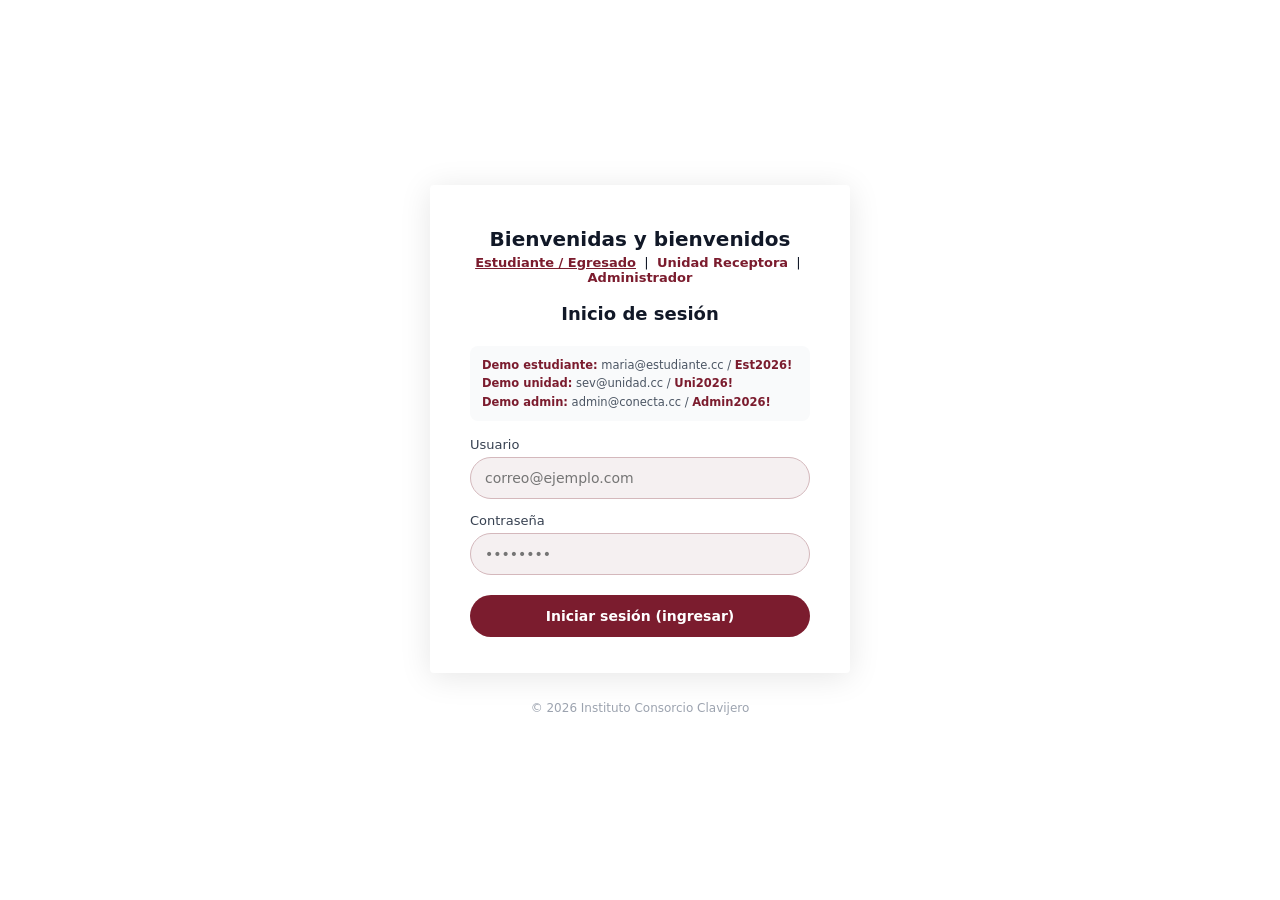
<file: clavijero_conecta/v4/clavijero_conecta.html>
<!DOCTYPE html>
<html lang="es">
<head>
<meta charset="UTF-8">
<meta name="viewport" content="width=device-width,initial-scale=1.0">
<title>ICC Clavijero · Conecta</title>
<style>
*,*::before,*::after{box-sizing:border-box;margin:0;padding:0}
:root{
  --r:#7B1C2E;--rh:#5e1522;--r2:#b03050;
  --g50:#f9fafb;--g100:#f3f4f6;--g200:#e5e7eb;--g400:#9ca3af;--g600:#4b5563;--g700:#374151;--g900:#111827;
  --green:#16a34a;--amber:#d97706;--blue:#2563eb;--sw:222px}
body{font-family:'Segoe UI',system-ui,sans-serif;background:var(--g100);color:var(--g900);display:flex;height:100vh;overflow:hidden;font-size:14px}

/* SIDEBAR */
aside{width:var(--sw);background:linear-gradient(175deg,var(--r) 0%,#3d0d18 100%);color:#fff;display:flex;flex-direction:column;flex-shrink:0;overflow-y:auto}
.brand{padding:20px 16px 14px;border-bottom:1px solid rgba(255,255,255,.12)}
.brand h1{font-size:15px;font-weight:700;letter-spacing:.3px}
.brand p{font-size:10px;opacity:.6;letter-spacing:1px;margin-top:2px}
nav{flex:1;padding:10px 0}
.ns{font-size:10px;letter-spacing:1.2px;opacity:.45;padding:14px 16px 4px;text-transform:uppercase}
.ni{display:flex;align-items:center;gap:10px;padding:9px 16px;cursor:pointer;font-size:13px;opacity:.82;transition:background .14s}
.ni:hover{background:rgba(255,255,255,.09);opacity:1}
.ni.active{background:rgba(255,255,255,.17);font-weight:600;opacity:1}
.ni svg{flex-shrink:0;width:15px;height:15px}
.nb{margin-left:auto;background:rgba(255,255,255,.2);border-radius:20px;font-size:11px;font-weight:700;padding:1px 7px;min-width:22px;text-align:center}

/* MAIN */
main{flex:1;overflow-y:auto;display:flex;flex-direction:column}
.page{display:none;flex-direction:column;flex:1}
.page.on{display:flex}
.ph{padding:24px 28px 0;background:#fff;border-bottom:1px solid var(--g200)}
.ph h2{font-size:21px;font-weight:700}
.ph p{color:var(--g600);font-size:13px;margin-top:3px;padding-bottom:16px}
.pb{padding:20px 28px;flex:1}

/* CARDS */
.card{background:#fff;border-radius:10px;box-shadow:0 1px 4px rgba(0,0,0,.07);overflow:hidden}
.ch{padding:12px 16px;font-weight:600;font-size:14px;border-bottom:1px solid var(--g100);display:flex;align-items:center;justify-content:space-between;gap:8px;flex-wrap:wrap}

/* KPI */
.krow{display:flex;gap:14px;flex-wrap:wrap;margin-bottom:20px}
.kc{background:#fff;border-radius:10px;padding:16px 20px;flex:1;min-width:110px;box-shadow:0 1px 4px rgba(0,0,0,.07)}
.kc .num{font-size:28px;font-weight:800;background:linear-gradient(135deg,var(--r),var(--r2));-webkit-background-clip:text;-webkit-text-fill-color:transparent;background-clip:text;line-height:1}
.kc .lbl{font-size:12px;color:var(--g600);margin-top:4px}

/* TABLE */
table{width:100%;border-collapse:collapse}
th{background:var(--g50);font-size:11px;text-transform:uppercase;letter-spacing:.6px;color:var(--g400);padding:9px 14px;text-align:left;white-space:nowrap}
td{padding:10px 14px;border-top:1px solid var(--g100);vertical-align:middle}
tr:hover td{background:var(--g50)}

/* AVATAR */
.av{width:30px;height:30px;border-radius:50%;display:inline-flex;align-items:center;justify-content:center;font-weight:700;font-size:11px;color:#fff;flex-shrink:0;background:linear-gradient(135deg,var(--r),var(--r2))}
.av-lg{width:42px;height:42px;font-size:14px}

/* PILLS / TAGS */
.pill{display:inline-block;padding:2px 9px;border-radius:20px;font-size:12px;font-weight:600;white-space:nowrap}
.p-activo{background:#dcfce7;color:#15803d}
.p-revision{background:#fef3c7;color:#92400e}
.p-pendiente{background:var(--g100);color:var(--g600)}
.p-concluido{background:#e0e7ff;color:#3730a3}
.p-verif{background:#dcfce7;color:#15803d}
.p-valid{background:#fef3c7;color:#92400e}
.p-proceso{background:#dbeafe;color:#1d4ed8}

/* GRID 2 col */
.g2{display:grid;grid-template-columns:1fr 290px;gap:18px}
.g3{display:grid;grid-template-columns:repeat(3,1fr);gap:14px}
.g2eq{display:grid;grid-template-columns:1fr 1fr;gap:18px}

/* UR list */
.ur-item{padding:12px 16px;border-top:1px solid var(--g100)}
.ur-item:first-child{border-top:none}
.ur-name{font-weight:600;font-size:13px}
.ur-meta{font-size:12px;color:var(--g600);margin-top:2px}

/* FLOW */
.flow{display:flex;overflow-x:auto;padding-bottom:4px;margin:16px 0 0}
.step{display:flex;flex-direction:column;align-items:center;min-width:90px;flex:1;position:relative;cursor:pointer}
.sn{width:32px;height:32px;border-radius:50%;border:2px solid var(--g200);display:flex;align-items:center;justify-content:center;font-weight:700;background:#fff;font-size:13px;z-index:1;position:relative;transition:all .2s}
.step.done .sn,.step.cur .sn{background:linear-gradient(135deg,var(--r),var(--r2));border-color:var(--r);color:#fff}
.step.cur .sn{box-shadow:0 0 0 4px rgba(123,28,46,.15)}
.sl{font-size:10.5px;color:var(--g600);margin-top:5px;text-align:center;font-weight:600;line-height:1.3}
.step.cur .sl{color:var(--r)}
.step::before{content:'';position:absolute;top:16px;left:-50%;width:100%;height:2px;background:var(--g200);z-index:0}
.step:first-child::before{display:none}
.step.done::before{background:linear-gradient(90deg,var(--r),var(--r2))}
.fbox{background:var(--g50);border-radius:8px;padding:12px;border:1px solid var(--g200)}
.fbox.hl{background:linear-gradient(135deg,#fdf2f4,#fce7ec);border-color:#f0b8c4}
.fbox h4{font-size:12.5px;font-weight:700;margin-bottom:4px}
.fbox p{font-size:12px;color:var(--g600);line-height:1.5}

/* PERFIL CARDS */
.pgrid{display:grid;grid-template-columns:repeat(auto-fill,minmax(256px,1fr));gap:14px}
.pc{background:#fff;border-radius:10px;padding:16px;box-shadow:0 1px 4px rgba(0,0,0,.07);display:flex;flex-direction:column;gap:10px}
.pt{display:flex;gap:11px;align-items:center}
.pi h3{font-size:14px;font-weight:700}
.pi p{font-size:12px;color:var(--g600)}
.ptags{display:flex;flex-wrap:wrap;gap:5px}
.tag{background:var(--g100);color:var(--g700);border-radius:5px;padding:2px 7px;font-size:11px;font-weight:600}
.pbar{height:5px;background:var(--g200);border-radius:4px;margin-top:3px}
.pfill{height:5px;border-radius:4px;background:linear-gradient(90deg,var(--r),var(--r2))}

/* CHECKLIST docs */
.doclist{display:grid;grid-template-columns:1fr 1fr;gap:4px 14px;margin-top:6px}
.doci{display:flex;align-items:center;gap:6px;font-size:12px;color:var(--g600)}
.doci.ok{color:var(--green);font-weight:600}
.doci svg{flex-shrink:0;width:13px;height:13px}

/* SEGUIMIENTO */
.seg{display:grid;grid-template-columns:1fr 1fr;gap:18px}
.srow{display:flex;justify-content:space-between;align-items:center;padding:8px 0;border-top:1px solid var(--g100)}
.sdot{width:9px;height:9px;border-radius:50%;flex-shrink:0}
.barbg{height:5px;background:var(--g200);border-radius:4px}
.barfill{height:5px;border-radius:4px}
.al-item{padding:11px 14px;border-top:1px solid var(--g100);display:flex;gap:11px;align-items:flex-start}
.al-item:first-child{border-top:none}
.al-ico{width:26px;height:26px;border-radius:50%;flex-shrink:0;display:flex;align-items:center;justify-content:center;font-size:12px;font-weight:700;color:#fff}
.al-ico.warn{background:var(--amber)}
.al-ico.info{background:var(--blue)}
.al-ico.ok{background:var(--green)}
.al-body p{font-size:13px;font-weight:600}
.al-body span{font-size:12px;color:var(--g600)}

/* CONTROL */
.ci{display:flex;align-items:flex-start;gap:12px;padding:12px 14px;border-top:1px solid var(--g100)}
.ci:first-child{border-top:none}
.cn{width:32px;height:32px;background:linear-gradient(135deg,#fdf2f4,#fce7ec);color:var(--r);border-radius:8px;display:flex;align-items:center;justify-content:center;font-weight:800;font-size:13px;flex-shrink:0}
.cb h4{font-size:13px;font-weight:700}
.cb p{font-size:12px;color:var(--g600);margin-top:2px;line-height:1.4}
.cs{margin-left:auto}

/* REPORT */
.rgrid{display:grid;grid-template-columns:repeat(auto-fill,minmax(200px,1fr));gap:14px}
.rc{background:#fff;border-radius:10px;padding:18px;box-shadow:0 1px 4px rgba(0,0,0,.07);cursor:pointer;transition:box-shadow .15s}
.rc:hover{box-shadow:0 4px 14px rgba(0,0,0,.1)}
.ricon{width:38px;height:38px;border-radius:9px;background:linear-gradient(135deg,#fdf2f4,#fce7ec);display:flex;align-items:center;justify-content:center;margin-bottom:10px}
.rc h3{font-size:13.5px;font-weight:700}
.rc p{font-size:12px;color:var(--g600);margin-top:3px}

/* BUTTONS */
.btn{display:inline-flex;align-items:center;gap:6px;padding:7px 14px;border-radius:7px;font-size:13px;font-weight:600;cursor:pointer;border:none;transition:all .15s;font-family:inherit}
.btn-p{background:linear-gradient(135deg,var(--r),#9b2235);color:#fff}
.btn-p:hover{background:linear-gradient(135deg,var(--rh),var(--r))}
.btn-s{background:var(--g100);color:var(--g700)}
.btn-s:hover{background:var(--g200)}
.btn-d{background:#fee2e2;color:#dc2626}
.btn-d:hover{background:#fecaca}
.bsm{font-size:11px;padding:4px 9px}

/* FORMS */
.frow{display:grid;grid-template-columns:1fr 1fr;gap:11px;margin-bottom:11px}
.frow.full{grid-template-columns:1fr}
.frow.tri{grid-template-columns:1fr 1fr 1fr}
label{font-size:12px;font-weight:600;color:var(--g700);display:block;margin-bottom:3px}
input[type=text],input[type=date],input[type=number],select,textarea{
  padding:7px 10px;border:1px solid var(--g200);border-radius:7px;font-size:13px;color:var(--g700);
  outline:none;background:#fff;font-family:inherit;width:100%}
input:focus,select:focus,textarea:focus{border-color:var(--r)}
textarea{resize:vertical;min-height:60px}
.chk-row{display:flex;align-items:center;gap:7px;font-size:13px;color:var(--g700);cursor:pointer;padding:4px 0}
.chk-row input{width:16px;height:16px;cursor:pointer;accent-color:var(--r)}
.fhdr{font-size:12px;font-weight:700;color:var(--g600);text-transform:uppercase;letter-spacing:.6px;margin:14px 0 8px;border-top:1px solid var(--g100);padding-top:12px}
.fhdr:first-child{margin-top:0;border-top:none;padding-top:0}

/* TOOLBAR */
.tb{display:flex;justify-content:space-between;align-items:center;margin-bottom:14px;flex-wrap:wrap;gap:10px}
.tbl{display:flex;gap:8px;flex-wrap:wrap}
.tbl input[type=text]{width:190px}
.tbl select{width:auto}

/* MODAL */
.mo{display:none;position:fixed;inset:0;background:rgba(0,0,0,.48);z-index:100;align-items:center;justify-content:center;padding:12px}
.mo.on{display:flex}
.md{background:#fff;border-radius:12px;width:560px;max-width:100%;max-height:92vh;overflow-y:auto;box-shadow:0 20px 60px rgba(0,0,0,.22);display:flex;flex-direction:column}
.md.lg{width:680px}
.mh{padding:16px 20px;border-bottom:1px solid var(--g100);display:flex;align-items:center;justify-content:space-between;position:sticky;top:0;background:#fff;z-index:1}
.mh h3{font-size:16px;font-weight:700}
.mx{background:none;border:none;font-size:22px;cursor:pointer;color:var(--g600);line-height:1;padding:2px 6px;border-radius:5px}
.mx:hover{background:var(--g100)}
.mb{padding:18px 20px;flex:1}
.mf{padding:13px 20px;border-top:1px solid var(--g100);display:flex;justify-content:flex-end;gap:10px;position:sticky;bottom:0;background:#fff}

/* EGR KPI */
.ekrow{display:flex;gap:14px;flex-wrap:wrap;margin-bottom:18px}
.ekc{background:#fff;border-radius:10px;padding:14px 18px;flex:1;min-width:100px;text-align:center;box-shadow:0 1px 4px rgba(0,0,0,.07)}
.ekc .num{font-size:24px;font-weight:800;background:linear-gradient(135deg,var(--r),var(--r2));-webkit-background-clip:text;-webkit-text-fill-color:transparent;background-clip:text}
.ekc .lbl{font-size:12px;color:var(--g600);margin-top:2px}

/* TOAST */
#toast{position:fixed;bottom:22px;right:22px;background:var(--g900);color:#fff;padding:10px 16px;border-radius:8px;font-size:13px;opacity:0;transition:opacity .3s;pointer-events:none;z-index:300;max-width:300px}
#toast.on{opacity:1}

/* TABS */
.tabs{display:flex;gap:0;border-bottom:2px solid var(--g200);margin-bottom:18px}
.tab{padding:8px 16px;font-size:13px;font-weight:600;color:var(--g600);cursor:pointer;border-bottom:2px solid transparent;margin-bottom:-2px;transition:color .15s}
.tab:hover{color:var(--r)}
.tab.active{color:var(--r);border-color:var(--r)}
.tab-content{display:none}
.tab-content.active{display:block}

::-webkit-scrollbar{width:5px;height:5px}
::-webkit-scrollbar-thumb{background:var(--g200);border-radius:3px}

/* ═══ LOGIN ═══ */
#login-screen{position:fixed;inset:0;background:#fff;z-index:500;display:flex;flex-direction:column;align-items:center;justify-content:center;padding:20px}
#login-screen.off{display:none}
.lcard{width:100%;max-width:420px;padding:42px 40px 36px;background:#fff;border-radius:4px;box-shadow:0 4px 32px rgba(0,0,0,.1)}
.lcard h2{font-size:20px;font-weight:700;text-align:center;margin-bottom:4px;color:var(--g900)}
.lroles{text-align:center;margin-bottom:18px;font-size:13px}
.lroles span{color:var(--r);font-weight:600;cursor:pointer}
.lroles span.lr-active{text-decoration:underline}
.ltit{font-size:18px;font-weight:700;text-align:center;margin-bottom:22px;color:var(--g900)}
.lcard label{font-size:13px;font-weight:500;color:var(--g700);margin-bottom:5px;display:block}
.lcard input{padding:12px 14px;border:1.5px solid #d4b8bc;border-radius:50px;font-size:14px;width:100%;background:#f5f0f1;color:var(--g900);outline:none;margin-bottom:14px;font-family:inherit}
.lcard input:focus{border-color:var(--r);background:#fff}
.lbtn{width:100%;padding:13px;background:var(--r);color:#fff;border:none;border-radius:50px;font-size:14px;font-weight:700;cursor:pointer;margin-top:6px;font-family:inherit;transition:background .15s}
.lbtn:hover{background:var(--rh)}
.lerr{background:#fee2e2;color:#dc2626;border-radius:8px;padding:9px 13px;font-size:12px;margin-bottom:12px;display:none}
.lerr.on{display:block}
.lcopy{margin-top:28px;text-align:center;font-size:12px;color:var(--g400)}
.lhint{background:var(--g50);border-radius:8px;padding:10px 12px;font-size:11.5px;color:var(--g600);margin-bottom:16px;line-height:1.6}
.lhint b{color:var(--r)}

/* ═══ USER BADGE en sidebar ═══ */
.user-info{padding:12px 16px;border-top:1px solid rgba(255,255,255,.1);margin-top:auto}
.user-info .u-name{font-size:12.5px;font-weight:700;white-space:nowrap;overflow:hidden;text-overflow:ellipsis}
.user-info .u-role{font-size:11px;opacity:.6;margin-top:1px}
.logout-btn{display:flex;align-items:center;gap:7px;width:100%;background:rgba(255,255,255,.1);border:none;color:#fff;padding:7px 12px;border-radius:7px;font-size:12px;cursor:pointer;margin-top:8px;font-family:inherit;transition:background .14s}
.logout-btn:hover{background:rgba(255,255,255,.2)}

/* ═══ TOPBAR (mobile only) ═══ */
.topbar{display:none;align-items:center;gap:10px;padding:0 14px;height:50px;background:#fff;border-bottom:1px solid var(--g200);position:sticky;top:0;z-index:50;flex-shrink:0}
.topbar .app-name{font-weight:700;font-size:14px;color:var(--r)}
.topbar .app-sub{font-size:11px;color:var(--g400)}
.hbg{background:none;border:none;cursor:pointer;padding:6px;border-radius:6px;color:var(--g700);display:flex;align-items:center;justify-content:center}
.hbg:hover{background:var(--g100)}
#overlay{display:none;position:fixed;inset:0;background:rgba(0,0,0,.42);z-index:80}
#overlay.on{display:block}

/* ═══ BREAKPOINT: tablet (≤ 900 px) ═══ */
@media(max-width:900px){
  aside{position:fixed;left:0;top:0;bottom:0;z-index:90;transform:translateX(-100%);transition:transform .25s ease;box-shadow:4px 0 28px rgba(0,0,0,.2)}
  aside.open{transform:translateX(0)}
  main{width:100%}
  .topbar{display:flex}
  .ph{padding:16px 16px 0}
  .ph h2{font-size:18px}
  .pb{padding:14px 16px}
  .g2,.g2eq,.seg{grid-template-columns:1fr}
  .g3{grid-template-columns:1fr 1fr}
  .card table{display:block;overflow-x:auto;-webkit-overflow-scrolling:touch}
  .tb{flex-direction:column;align-items:stretch}
  .tbl{flex-wrap:wrap}
  .tbl input[type=text]{width:100%;flex:1;min-width:0}
}

/* ═══ BREAKPOINT: mobile (≤ 600 px) ═══ */
@media(max-width:600px){
  .g3,.frow.tri{grid-template-columns:1fr}
  .frow{grid-template-columns:1fr}
  .krow{gap:8px}
  .kc{min-width:calc(50% - 4px);padding:12px 14px}
  .kc .num{font-size:22px}
  .pgrid{grid-template-columns:1fr}
  .ekrow{gap:8px}
  .ekc{min-width:calc(50% - 4px)}
  .tabs{overflow-x:auto;flex-wrap:nowrap;-webkit-overflow-scrolling:touch}
  .tab{white-space:nowrap;padding:8px 12px}
  .mo{align-items:flex-end;padding:0}
  .md,.md.lg{width:100%;max-width:100%;border-radius:16px 16px 0 0;max-height:90vh;margin:0}
  .ph{padding:12px 12px 0}
  .ph h2{font-size:16px}
  .pb{padding:10px 12px}
  .doclist{grid-template-columns:1fr}
  .g2eq{grid-template-columns:1fr}
}
</style>
</head>
<body>

<!-- ═══════════════════ LOGIN ═══════════════════ -->
<div id="login-screen">
  <div class="lcard">
    <h2>Bienvenidas y bienvenidos</h2>
    <div class="lroles">
      <span id="lr-est" class="lr-active" onclick="lSwitchRole('estudiante')">Estudiante / Egresado</span>
      &nbsp;|&nbsp;
      <span id="lr-uni" onclick="lSwitchRole('unidad')">Unidad Receptora</span>
      &nbsp;|&nbsp;
      <span id="lr-adm" onclick="lSwitchRole('admin')">Administrador</span>
    </div>
    <div class="ltit">Inicio de sesión</div>
    <div id="lerr" class="lerr"></div>
    <div class="lhint" id="lhint">
      <b>Demo estudiante:</b> maria@estudiante.cc / <b>Est2026!</b><br>
      <b>Demo unidad:</b> sev@unidad.cc / <b>Uni2026!</b><br>
      <b>Demo admin:</b> admin@conecta.cc / <b>Admin2026!</b>
    </div>
    <label>Usuario</label>
    <input type="text" id="l-user" placeholder="correo@ejemplo.com" autocomplete="username">
    <label>Contraseña</label>
    <input type="password" id="l-pass" placeholder="••••••••" autocomplete="current-password">
    <button class="lbtn" onclick="doLogin()">Iniciar sesión (ingresar)</button>
  </div>
  <div class="lcopy">© 2026 Instituto Consorcio Clavijero</div>
</div>

<!-- ═══════════════════ SIDEBAR ═══════════════════ -->
<aside>
  <div class="brand">
    <h1>ICC Clavijero</h1>
    <p>CONECTA · SISTEMA DE VINCULACIÓN</p>
  </div>
  <nav>
    <div class="ns">Principal</div>
    <div class="ni active" data-p="panel" data-roles="admin,coordinador,docente,estudiante,unidad,egresado">
      <svg fill="none" stroke="currentColor" stroke-width="2" viewBox="0 0 24 24"><rect x="3" y="3" width="7" height="7" rx="1"/><rect x="14" y="3" width="7" height="7" rx="1"/><rect x="3" y="14" width="7" height="7" rx="1"/><rect x="14" y="14" width="7" height="7" rx="1"/></svg>
      Panel general
    </div>
    <div class="ns" data-ns-roles="admin,coordinador">Actores</div>
    <div class="ni" data-p="unidades" data-roles="admin,coordinador">
      <svg fill="none" stroke="currentColor" stroke-width="2" viewBox="0 0 24 24"><path d="M3 9l9-7 9 7v11a2 2 0 0 1-2 2H5a2 2 0 0 1-2-2z"/><polyline points="9 22 9 12 15 12 15 22"/></svg>
      Unidades receptoras <span class="nb" id="nb-u">0</span>
    </div>
    <div class="ni" data-p="estudiantes" data-roles="admin,coordinador,docente">
      <svg fill="none" stroke="currentColor" stroke-width="2" viewBox="0 0 24 24"><path d="M17 21v-2a4 4 0 0 0-4-4H5a4 4 0 0 0-4 4v2"/><circle cx="9" cy="7" r="4"/><path d="M23 21v-2a4 4 0 0 0-3-3.87M16 3.13a4 4 0 0 1 0 7.75"/></svg>
      Estudiantes <span class="nb" id="nb-e">0</span>
    </div>
    <div class="ni" data-p="egresados" data-roles="admin,coordinador,egresado">
      <svg fill="none" stroke="currentColor" stroke-width="2" viewBox="0 0 24 24"><path d="M22 10v6M2 10l10-5 10 5-10 5z"/><path d="M6 12v5c3 3 9 3 12 0v-5"/></svg>
      Egresados <span class="nb" id="nb-eg">0</span>
    </div>
    <div class="ns" data-ns-roles="admin,coordinador,docente,estudiante,unidad,egresado">Procesos</div>
    <div class="ni" data-p="vinculacion" data-roles="admin,coordinador,docente,unidad">
      <svg fill="none" stroke="currentColor" stroke-width="2" viewBox="0 0 24 24"><path d="M10 13a5 5 0 0 0 7.54.54l3-3a5 5 0 0 0-7.07-7.07l-1.72 1.71"/><path d="M14 11a5 5 0 0 0-7.54-.54l-3 3a5 5 0 0 0 7.07 7.07l1.71-1.71"/></svg>
      Vinculación activa
    </div>
    <div class="ni" data-p="seguimiento" data-roles="admin,coordinador,docente,estudiante,egresado">
      <svg fill="none" stroke="currentColor" stroke-width="2" viewBox="0 0 24 24"><polyline points="22 12 18 12 15 21 9 3 6 12 2 12"/></svg>
      Seguimiento
    </div>
    <div class="ns" data-ns-roles="admin,coordinador">Administración</div>
    <div class="ni" data-p="control" data-roles="admin,coordinador">
      <svg fill="none" stroke="currentColor" stroke-width="2" viewBox="0 0 24 24"><path d="M12 22s8-4 8-10V5l-8-3-8 3v7c0 6 8 10 8 10z"/></svg>
      Control y validación
    </div>
    <div class="ni" data-p="reportes" data-roles="admin">
      <svg fill="none" stroke="currentColor" stroke-width="2" viewBox="0 0 24 24"><line x1="18" y1="20" x2="18" y2="10"/><line x1="12" y1="20" x2="12" y2="4"/><line x1="6" y1="20" x2="6" y2="14"/></svg>
      Reportes
    </div>
  </nav>
  <div class="user-info" id="sidebar-user"></div>
</aside>

<div id="overlay"></div>

<!-- ═══════════════════ MAIN ═══════════════════ -->
<main>
<div class="topbar">
  <button class="hbg" onclick="toggleSidebar()" aria-label="Abrir menú">
    <svg width="20" height="20" fill="none" stroke="currentColor" stroke-width="2.2" viewBox="0 0 24 24"><line x1="3" y1="6" x2="21" y2="6"/><line x1="3" y1="12" x2="21" y2="12"/><line x1="3" y1="18" x2="21" y2="18"/></svg>
  </button>
  <span class="app-name">ICC Clavijero</span>
  <span class="app-sub">· Conecta</span>
  <span id="topbar-user" style="margin-left:auto;font-size:12px;color:var(--g600)"></span>
</div>

<!-- PANEL -->
<div class="page on" id="p-panel">
  <div class="ph"><h2>Panel general</h2><p>Resumen del ecosistema de vinculación · Semestre 2026-1</p></div>
  <div class="pb">
    <div class="krow" id="kpis"></div>
    <div class="g2">
      <div>
        <div class="card" style="margin-bottom:16px">
          <div class="ch">Solicitudes recientes
            <button class="btn btn-s bsm" onclick="nav('vinculacion')">Ver todas</button>
          </div>
          <table><thead><tr><th>Estudiante</th><th>Modalidad</th><th>Unidad</th><th>Estado</th><th></th></tr></thead>
          <tbody id="t-sol"></tbody></table>
        </div>
        <div class="card">
          <div class="ch">Flujo del proceso de vinculación</div>
          <div style="padding:14px 16px">
            <div class="flow">
              <div class="step done"><div class="sn">1</div><div class="sl">Registro<br>actores</div></div>
              <div class="step done"><div class="sn">2</div><div class="sl">Validación<br>admin.</div></div>
              <div class="step cur"><div class="sn">3</div><div class="sl">Vinculación</div></div>
              <div class="step"><div class="sn">4</div><div class="sl">Formalización</div></div>
              <div class="step"><div class="sn">5</div><div class="sl">Seguimiento</div></div>
              <div class="step"><div class="sn">6</div><div class="sl">Cierre y<br>evaluación</div></div>
            </div>
            <div class="g3" style="margin-top:14px">
              <div class="fbox"><h4>S1 — Inicio</h4><p>Carta de Presentación, elaboración del Programa de Actividades y validación por Docente Digital.</p></div>
              <div class="fbox hl"><h4>S2 — Ejecución</h4><p>Reportes parciales de actividades, supervisión de tutor/mentor/supervisor, evaluación continua.</p></div>
              <div class="fbox"><h4>Cierre</h4><p>Reporte Final, Carta de Conclusión, Foro de Cierre en Plataforma Educativa.</p></div>
            </div>
          </div>
        </div>
      </div>
      <div class="card" style="height:fit-content">
        <div class="ch">Unidades destacadas
          <button class="btn btn-s bsm" onclick="nav('unidades')">Ver todas</button>
        </div>
        <div id="ur-panel"></div>
      </div>
    </div>
  </div>
</div>

<!-- UNIDADES -->
<div class="page" id="p-unidades">
  <div class="ph"><h2>Unidades receptoras</h2><p>Organizaciones vinculadas para Servicio Social y Prácticas para la Profesionalización</p></div>
  <div class="pb">
    <div class="tb">
      <div class="tbl">
        <input type="text" id="u-q" placeholder="Buscar unidad…" oninput="rUnidades()">
        <select id="u-sec" onchange="rUnidades()"><option value="">Todos los sectores</option><option>Público</option><option>Privado</option><option>Social</option></select>
        <select id="u-est" onchange="rUnidades()"><option value="">Todos los estados</option><option>Verificada</option><option>En validación</option><option>En proceso</option></select>
      </div>
      <button class="btn btn-p" onclick="openU(null)">+ Nueva unidad</button>
    </div>
    <div class="card">
      <table><thead><tr><th>Organización</th><th>Sector</th><th>Modalidad</th><th>Lugares</th><th>Convenio</th><th>Estado</th><th></th></tr></thead>
      <tbody id="t-u"></tbody></table>
    </div>
    <p id="u-ct" style="margin-top:9px;font-size:12px;color:var(--g400)"></p>
  </div>
</div>

<!-- ESTUDIANTES -->
<div class="page" id="p-estudiantes">
  <div class="ph"><h2>Estudiantes</h2><p>Perfiles activos en proceso de Servicio Social y Prácticas para la Profesionalización</p></div>
  <div class="pb">
    <div class="tb">
      <div class="tbl">
        <input type="text" id="e-q" placeholder="Buscar estudiante…" oninput="rEst()">
        <select id="e-mod" onchange="rEst()"><option value="">Todas las modalidades</option><option>Servicio Social</option><option>Práctica Prof.</option></select>
        <select id="e-est" onchange="rEst()"><option value="">Todos los estados</option><option>Activo</option><option>En revisión</option><option>Pendiente</option><option>Concluido</option></select>
      </div>
      <button class="btn btn-p" onclick="openE(null)">+ Registrar estudiante</button>
    </div>
    <div class="pgrid" id="g-est"></div>
    <p id="e-ct" style="margin-top:12px;font-size:12px;color:var(--g400)"></p>
  </div>
</div>

<!-- EGRESADOS -->
<div class="page" id="p-egresados">
  <div class="ph"><h2>Egresados</h2><p>Seguimiento de inserción laboral, trayectoria formativa y bolsa de trabajo</p></div>
  <div class="pb">
    <div class="tabs">
      <div class="tab active" onclick="switchTab('egr','directorio',this)">Directorio</div>
      <div class="tab" onclick="switchTab('egr','bolsa',this)">Bolsa de trabajo</div>
      <div class="tab" onclick="switchTab('egr','estadisticas',this)">Estadísticas</div>
    </div>
    <!-- DIRECTORIO -->
    <div class="tab-content active" id="egr-directorio">
      <div class="tb">
        <div class="tbl">
          <input type="text" id="eg-q" placeholder="Buscar egresado…" oninput="rEgr()">
          <select id="eg-gen" onchange="rEgr()"><option value="">Todas las generaciones</option></select>
          <select id="eg-sit" onchange="rEgr()"><option value="">Todas las situaciones</option><option>Empleado</option><option>Posgrado</option><option>Cap. trabajo</option><option>Educación continua</option></select>
        </div>
        <button class="btn btn-p" onclick="openEg(null)">+ Registrar egresado</button>
      </div>
      <div class="card">
        <table><thead><tr><th>Egresado</th><th>Carrera</th><th>Generación</th><th>Situación</th><th>Empresa/Inst.</th><th>Modalidad cursada</th><th></th></tr></thead>
        <tbody id="t-eg"></tbody></table>
      </div>
    </div>
    <!-- BOLSA -->
    <div class="tab-content" id="egr-bolsa">
      <div class="tb">
        <div class="tbl">
          <input type="text" id="bq" placeholder="Buscar en bolsa…" oninput="rBolsa()">
          <select id="bsec" onchange="rBolsa()"><option value="">Todos los sectores</option><option>Público</option><option>Privado</option><option>Social</option></select>
        </div>
      </div>
      <div class="pgrid" id="g-bolsa"></div>
    </div>
    <!-- ESTADÍSTICAS -->
    <div class="tab-content" id="egr-estadisticas">
      <div class="ekrow" id="eg-kpis"></div>
      <div class="g2eq">
        <div class="card">
          <div class="ch">Modalidades de egreso</div>
          <div style="padding:14px 16px" id="eg-bars"></div>
        </div>
        <div class="card">
          <div class="ch">Situación por generación</div>
          <div style="padding:14px 16px" id="eg-gen-table"></div>
        </div>
      </div>
    </div>
  </div>
</div>

<!-- VINCULACION -->
<div class="page" id="p-vinculacion">
  <div class="ph"><h2>Vinculación activa</h2><p>Estado de todas las vinculaciones vigentes · Semestre 2026-1</p></div>
  <div class="pb">
    <div class="tb">
      <div class="tbl">
        <input type="text" id="v-q" placeholder="Buscar…" oninput="rVinc()">
        <select id="v-est" onchange="rVinc()"><option value="">Todos los estados</option><option>Activo</option><option>En revisión</option><option>Pendiente</option><option>Concluido</option></select>
        <select id="v-mod" onchange="rVinc()"><option value="">Todas las modalidades</option><option>Servicio Social</option><option>Práctica Prof.</option></select>
      </div>
      <button class="btn btn-p" onclick="openE(null)">+ Nueva vinculación</button>
    </div>
    <div class="card">
      <table><thead><tr><th>Estudiante</th><th>Unidad receptora</th><th>Modalidad</th><th>Etapa</th><th>Inicio</th><th>Avance</th><th>Estado</th><th></th></tr></thead>
      <tbody id="t-vinc"></tbody></table>
    </div>
  </div>
</div>

<!-- SEGUIMIENTO -->
<div class="page" id="p-seguimiento">
  <div class="ph"><h2>Seguimiento</h2><p>Monitoreo continuo del proceso formativo y de inserción laboral</p></div>
  <div class="pb"></div>
</div>

<!-- CONTROL -->
<div class="page" id="p-control">
  <div class="ph"><h2>Control y validación</h2><p>Verificación de requisitos administrativos, legales y académicos del proceso</p></div>
  <div class="pb">
    <div class="g2eq" style="margin-bottom:16px">
      <div class="card">
        <div class="ch">Requisitos — Unidades receptoras</div>
        <div>
          <div class="ci"><div class="cn">1</div><div class="cb"><h4>Documentación legal</h4><p>Oficio de solicitud, constitución IES, representante legal, comprobante de domicilio.</p></div><div class="cs"><span class="pill p-activo">OK</span></div></div>
          <div class="ci"><div class="cn">2</div><div class="cb"><h4>Convenio de colaboración</h4><p>Instrumento legal–administrativo–académico firmado por ambas partes.</p></div><div class="cs"><span class="pill p-revision">Pendiente</span></div></div>
          <div class="ci"><div class="cn">3</div><div class="cb"><h4>Condiciones operativas</h4><p>Responsable, espacio, herramientas, horarios, garantía de trato digno.</p></div><div class="cs"><span class="pill p-activo">OK</span></div></div>
          <div class="ci"><div class="cn">4</div><div class="cb"><h4>Registro del programa</h4><p>SS o Prácticas para la Profesionalización registrado en plataforma.</p></div><div class="cs"><span class="pill p-revision">Revisión</span></div></div>
        </div>
      </div>
      <div class="card">
        <div class="ch">Requisitos — Expedientes estudiantiles</div>
        <div>
          <div class="ci"><div class="cn">1</div><div class="cb"><h4>Carta de Presentación</h4><p>Emitida por la unidad académica, entregada a la Unidad Receptora.</p></div><div class="cs"><span class="pill p-activo">OK</span></div></div>
          <div class="ci"><div class="cn">2</div><div class="cb"><h4>Programa de Actividades</h4><p>Elaborado por el estudiante y validado por el Docente Digital antes del inicio.</p></div><div class="cs" id="ctrl-prog-status"><span class="pill p-pendiente">—</span></div></div>
          <div class="ci"><div class="cn">3</div><div class="cb"><h4>Carta de Aceptación</h4><p>Emitida por la Unidad Receptora como confirmación formal del inicio.</p></div><div class="cs"><span class="pill p-revision">En proceso</span></div></div>
          <div class="ci"><div class="cn">4</div><div class="cb"><h4>Reportes S1 y S2</h4><p>Entrega periódica de reportes de actividades en plataforma educativa.</p></div><div class="cs"><span class="pill p-activo">Activo</span></div></div>
          <div class="ci"><div class="cn">5</div><div class="cb"><h4>Carta de Conclusión</h4><p>Reporte final + Foro de Cierre valorado por Docente Digital.</p></div><div class="cs"><span class="pill p-proceso">En cierre</span></div></div>
        </div>
      </div>
    </div>
    <div class="card">
      <div class="ch">Expedientes pendientes de atención
        <span class="nb" id="ctrl-badge" style="background:#fee2e2;color:#dc2626;font-size:11px"></span>
      </div>
      <table><thead><tr><th>Estudiante</th><th>Carrera</th><th>Etapa</th><th>Documentos faltantes</th><th></th></tr></thead>
      <tbody id="t-ctrl"></tbody></table>
    </div>
  </div>
</div>

<!-- REPORTES -->
<div class="page" id="p-reportes">
  <div class="ph"><h2>Reportes</h2><p>Generación y exportación de informes del ecosistema de vinculación</p></div>
  <div class="pb">
    <div class="rgrid" style="margin-bottom:20px">
      <div class="rc" onclick="exportR('semestre')">
        <div class="ricon"><svg width="18" height="18" fill="none" stroke="var(--r)" stroke-width="2" viewBox="0 0 24 24"><rect x="3" y="3" width="7" height="7" rx="1"/><rect x="14" y="3" width="7" height="7" rx="1"/><rect x="3" y="14" width="7" height="7" rx="1"/><rect x="14" y="14" width="7" height="7" rx="1"/></svg></div>
        <h3>Estado del semestre</h3><p>Vinculaciones activas, concluidas y pendientes.</p>
        <button class="btn btn-p" style="margin-top:12px;width:100%;justify-content:center">Exportar JSON</button>
      </div>
      <div class="rc" onclick="exportR('unidades')">
        <div class="ricon"><svg width="18" height="18" fill="none" stroke="var(--r)" stroke-width="2" viewBox="0 0 24 24"><path d="M3 9l9-7 9 7v11a2 2 0 0 1-2 2H5a2 2 0 0 1-2-2z"/><polyline points="9 22 9 12 15 12 15 22"/></svg></div>
        <h3>Unidades receptoras</h3><p>Participación por sector, lugares y convenios.</p>
        <button class="btn btn-p" style="margin-top:12px;width:100%;justify-content:center">Exportar JSON</button>
      </div>
      <div class="rc" onclick="exportR('insercion')">
        <div class="ricon"><svg width="18" height="18" fill="none" stroke="var(--r)" stroke-width="2" viewBox="0 0 24 24"><path d="M22 10v6M2 10l10-5 10 5-10 5z"/><path d="M6 12v5c3 3 9 3 12 0v-5"/></svg></div>
        <h3>Inserción laboral</h3><p>Egresados empleados por carrera y generación.</p>
        <button class="btn btn-p" style="margin-top:12px;width:100%;justify-content:center">Exportar JSON</button>
      </div>
      <div class="rc" onclick="exportR('expedientes')">
        <div class="ricon"><svg width="18" height="18" fill="none" stroke="var(--r)" stroke-width="2" viewBox="0 0 24 24"><path d="M14 2H6a2 2 0 0 0-2 2v16a2 2 0 0 0 2 2h12a2 2 0 0 0 2-2V8z"/><polyline points="14 2 14 8 20 8"/></svg></div>
        <h3>Avance documental</h3><p>Expedientes: completos, incompletos y vencidos.</p>
        <button class="btn btn-p" style="margin-top:12px;width:100%;justify-content:center">Exportar JSON</button>
      </div>
      <div class="rc" onclick="exportR('curricular')">
        <div class="ricon"><svg width="18" height="18" fill="none" stroke="var(--r)" stroke-width="2" viewBox="0 0 24 24"><polyline points="22 12 18 12 15 21 9 3 6 12 2 12"/></svg></div>
        <h3>Retroalimentación curricular</h3><p>Datos para rediseño curricular desde campo.</p>
        <button class="btn btn-p" style="margin-top:12px;width:100%;justify-content:center">Exportar JSON</button>
      </div>
      <div class="rc" onclick="exportR('full')">
        <div class="ricon"><svg width="18" height="18" fill="none" stroke="var(--r)" stroke-width="2" viewBox="0 0 24 24"><ellipse cx="12" cy="5" rx="9" ry="3"/><path d="M21 12c0 1.66-4 3-9 3s-9-1.34-9-3"/><path d="M3 5v14c0 1.66 4 3 9 3s9-1.34 9-3V5"/></svg></div>
        <h3>Base de datos completa</h3><p>Exportar todas las entidades del sistema.</p>
        <button class="btn btn-p" style="margin-top:12px;width:100%;justify-content:center">Exportar JSON</button>
      </div>
    </div>
    <div class="card">
      <div class="ch">Resumen de registros actuales
        <button class="btn btn-s bsm" onclick="exportR('full')">Exportar todo</button>
      </div>
      <table><thead><tr><th>Entidad</th><th>Registros</th><th>Acción</th></tr></thead>
      <tbody id="t-rep"></tbody></table>
    </div>
  </div>
</div>

</main>

<!-- ═══════════════════ MODAL: UNIDAD ═══════════════════ -->
<div class="mo" id="mo-u">
  <div class="md lg">
    <div class="mh"><h3 id="mu-tit">Nueva unidad receptora</h3><button class="mx" onclick="closeMo('mo-u')">×</button></div>
    <div class="mb">
      <input type="hidden" id="mu-id">
      <div class="fhdr">Datos generales</div>
      <div class="frow full"><label>Nombre de la organización *</label><input type="text" id="mu-nombre" placeholder="Nombre completo de la organización"></div>
      <div class="frow tri">
        <div><label>Sector</label>
          <select id="mu-sector">
            <option>Público</option><option>Privado</option><option>Social</option>
          </select>
        </div>
        <div><label>Subtipo</label>
          <select id="mu-subtipo">
            <option>Gobierno</option><option>Empresa</option><option>Fundación</option><option>Colectivo</option><option>Institución de salud</option><option>Organismo educativo</option>
          </select>
        </div>
        <div><label>Lugares disponibles</label><input type="number" id="mu-plazas" min="0" value="1"></div>
      </div>
      <div class="frow">
        <div><label>Modalidad que ofrece</label>
          <select id="mu-modal">
            <option>Servicio Social</option><option>Prácticas para la Profesionalización</option><option>Servicio Social y Prácticas</option>
          </select>
        </div>
        <div><label>Estado de validación</label>
          <select id="mu-estado">
            <option>Verificada</option><option>En validación</option><option>En proceso</option>
          </select>
        </div>
      </div>
      <div class="fhdr">Representante y contacto</div>
      <div class="frow">
        <div><label>Representante legal</label><input type="text" id="mu-rep" placeholder="Nombre del representante"></div>
        <div><label>Área responsable del programa</label><input type="text" id="mu-responsable" placeholder="Nombre del responsable operativo"></div>
      </div>
      <div class="frow full"><label>Notas / condiciones operativas</label><textarea id="mu-notas" placeholder="Horarios, espacios, herramientas disponibles, garantías…"></textarea></div>
      <div class="fhdr">Documentación</div>
      <div class="frow">
        <label class="chk-row"><input type="checkbox" id="mu-convenio"> Convenio de colaboración firmado</label>
        <label class="chk-row"><input type="checkbox" id="mu-domicilio"> Comprobante de domicilio registrado</label>
      </div>
      <div class="frow">
        <label class="chk-row"><input type="checkbox" id="mu-programa"> Programa de SS/Prácticas registrado</label>
        <label class="chk-row"><input type="checkbox" id="mu-trato"> Garantía de trato digno firmada</label>
      </div>
    </div>
    <div class="mf">
      <button class="btn btn-s" onclick="closeMo('mo-u')">Cancelar</button>
      <button class="btn btn-p" onclick="saveU()">Guardar unidad</button>
    </div>
  </div>
</div>

<!-- ═══════════════════ MODAL: ESTUDIANTE ═══════════════════ -->
<div class="mo" id="mo-e">
  <div class="md lg">
    <div class="mh"><h3 id="me-tit">Registrar estudiante</h3><button class="mx" onclick="closeMo('mo-e')">×</button></div>
    <div class="mb">
      <input type="hidden" id="me-id">
      <div class="fhdr">Datos personales y académicos</div>
      <div class="frow">
        <div><label>Nombre completo *</label><input type="text" id="me-nombre" placeholder="Ej. María González Pérez"></div>
        <div><label>Iniciales (2–3 letras)</label><input type="text" id="me-ini" maxlength="3" placeholder="MG"></div>
      </div>
      <div class="frow tri">
        <div><label>Matrícula</label><input type="text" id="me-mat" placeholder="Ej. UV20241234"></div>
        <div><label>Carrera</label><input type="text" id="me-carrera" placeholder="Ej. Derecho"></div>
        <div><label>Semestre</label><input type="number" id="me-sem" min="1" max="12" value="1"></div>
      </div>
      <div class="fhdr">Modalidad y vinculación</div>
      <div class="frow">
        <div><label>Modalidad</label>
          <select id="me-modal">
            <option>Servicio Social</option><option>Práctica Prof.</option>
          </select>
        </div>
        <div><label>Estado</label>
          <select id="me-estado">
            <option>Activo</option><option>En revisión</option><option>Pendiente</option><option>Concluido</option>
          </select>
        </div>
      </div>
      <div class="frow">
        <div><label>Unidad receptora</label><select id="me-unidad"><option value="">Sin asignar</option></select></div>
        <div><label>Etapa actual</label>
          <select id="me-etapa">
            <option>Registro</option><option>S1 — Inicio</option><option>Formalización</option><option>S2 — Ejecución</option><option>Cierre</option><option>Concluido</option>
          </select>
        </div>
      </div>
      <div class="frow">
        <div><label>Avance (%)</label><input type="number" id="me-av" min="0" max="100" value="0"></div>
        <div><label>Fecha de inicio</label><input type="date" id="me-inicio"></div>
      </div>
      <div class="fhdr">Documentación del proceso</div>
      <div style="display:grid;grid-template-columns:1fr 1fr;gap:4px 20px">
        <label class="chk-row"><input type="checkbox" id="me-d1"> Carta de Presentación</label>
        <label class="chk-row"><input type="checkbox" id="me-d2"> Programa de Actividades</label>
        <label class="chk-row"><input type="checkbox" id="me-d3"> Carta de Aceptación (UR)</label>
        <label class="chk-row"><input type="checkbox" id="me-d4"> Reporte S1</label>
        <label class="chk-row"><input type="checkbox" id="me-d5"> Reporte S2</label>
        <label class="chk-row"><input type="checkbox" id="me-d6"> Carta de Conclusión</label>
      </div>
    </div>
    <div class="mf">
      <button class="btn btn-s" onclick="closeMo('mo-e')">Cancelar</button>
      <button class="btn btn-p" onclick="saveE()">Guardar estudiante</button>
    </div>
  </div>
</div>

<!-- ═══════════════════ MODAL: EGRESADO ═══════════════════ -->
<div class="mo" id="mo-eg">
  <div class="md">
    <div class="mh"><h3 id="meg-tit">Registrar egresado</h3><button class="mx" onclick="closeMo('mo-eg')">×</button></div>
    <div class="mb">
      <input type="hidden" id="meg-id">
      <div class="fhdr">Datos personales</div>
      <div class="frow">
        <div><label>Nombre completo *</label><input type="text" id="meg-nombre" placeholder="Ej. Carlos Ríos Álvarez"></div>
        <div><label>Iniciales</label><input type="text" id="meg-ini" maxlength="3" placeholder="CR"></div>
      </div>
      <div class="frow tri">
        <div><label>Matrícula</label><input type="text" id="meg-mat" placeholder="UV…"></div>
        <div><label>Carrera</label><input type="text" id="meg-carrera" placeholder="Ej. Derecho"></div>
        <div><label>Generación</label><input type="text" id="meg-gen" placeholder="2025"></div>
      </div>
      <div class="fhdr">Trayectoria actual</div>
      <div class="frow">
        <div><label>Situación actual</label>
          <select id="meg-sit">
            <option>Empleado</option><option>Posgrado</option><option>Cap. trabajo</option><option>Educación continua</option><option>Sin datos</option>
          </select>
        </div>
        <div><label>Modalidad cursada</label>
          <select id="meg-modal">
            <option>Servicio Social</option><option>Prácticas Prof.</option>
          </select>
        </div>
      </div>
      <div class="frow">
        <div><label>Empresa / Institución actual</label><input type="text" id="meg-emp" placeholder="Nombre de la empresa o institución"></div>
        <div><label>Cargo / Posición</label><input type="text" id="meg-cargo" placeholder="Ej. Analista de datos"></div>
      </div>
      <div class="fhdr">Perfil profesional</div>
      <div class="frow full"><label>Habilidades destacadas</label><input type="text" id="meg-habs" placeholder="Ej. Trabajo en equipo, pensamiento crítico, tecnología…"></div>
    </div>
    <div class="mf">
      <button class="btn btn-s" onclick="closeMo('mo-eg')">Cancelar</button>
      <button class="btn btn-p" onclick="saveEg()">Guardar egresado</button>
    </div>
  </div>
</div>

<!-- MODAL: ALERTA -->
<div class="mo" id="mo-al">
  <div class="md" style="width:440px">
    <div class="mh"><h3>Nueva alerta</h3><button class="mx" onclick="closeMo('mo-al')">×</button></div>
    <div class="mb">
      <div class="frow">
        <div><label>Tipo</label>
          <select id="al-tipo">
            <option value="warn">Advertencia</option><option value="info">Información</option><option value="ok">Correcto</option>
          </select>
        </div>
      </div>
      <div class="frow full"><label>Título</label><input type="text" id="al-tit" placeholder="Título breve de la alerta"></div>
      <div class="frow full"><label>Detalle</label><input type="text" id="al-det" placeholder="Descripción o contexto adicional"></div>
    </div>
    <div class="mf">
      <button class="btn btn-s" onclick="closeMo('mo-al')">Cancelar</button>
      <button class="btn btn-p" onclick="saveAlerta()">Guardar</button>
    </div>
  </div>
</div>

<div id="toast"></div>

<script>
// ═══════════════════════════════════════
// SEED — datos de ejemplo completos
// ═══════════════════════════════════════
const DB_KEY = 'ccDB';
const DB_VER = 'v5'; // incrementar para forzar reset

const SEED = {
  unidades: [
    {id:1,  nombre:'Secretaría de Educación Veracruz',   sector:'Público', subtipo:'Gobierno',     modal:'Servicio Social y Prácticas',         plazas:6,  estado:'Verificada',   rep:'Dra. Rosa Alanís',        responsable:'Lic. Omar Fuentes',  notas:'Horario 8–15h, equipo disponible.',          convenio:true, domicilio:true, programa:true, trato:true},
    {id:2,  nombre:'Grupo Industrial Olmeca S.A.',        sector:'Privado', subtipo:'Empresa',      modal:'Prácticas para la Profesionalización', plazas:3,  estado:'En validación',rep:'Ing. Armando Ríos',        responsable:'Lic. Perla Montes',  notas:'Apoyo económico mensual disponible.',         convenio:false,domicilio:true, programa:false,trato:true},
    {id:3,  nombre:'Fundación Por México A.C.',           sector:'Social',  subtipo:'Fundación',    modal:'Servicio Social',                      plazas:4,  estado:'Verificada',   rep:'Mtra. Claudia Vega',      responsable:'Mtra. Tania Olvera', notas:'Trabajo comunitario en zonas urbanas.',       convenio:true, domicilio:true, programa:true, trato:true},
    {id:4,  nombre:'DIF Municipal Xalapa',                sector:'Público', subtipo:'Gobierno',     modal:'Servicio Social',                      plazas:5,  estado:'En proceso',   rep:'Lic. Patricia Juárez',    responsable:'Lic. Hugo Castro',   notas:'Atención a familias en situación vulnerable.',convenio:true, domicilio:true, programa:false,trato:true},
    {id:5,  nombre:'Tech Solutions de México',            sector:'Privado', subtipo:'Empresa',      modal:'Prácticas para la Profesionalización', plazas:8,  estado:'Verificada',   rep:'Ing. Roberto Luna',       responsable:'Dr. Felipe Torres',  notas:'Desarrollo de software y análisis de datos.', convenio:true, domicilio:true, programa:true, trato:true},
    {id:6,  nombre:'Cruz Roja Veracruzana',               sector:'Social',  subtipo:'Fundación',    modal:'Servicio Social y Prácticas',          plazas:2,  estado:'Verificada',   rep:'Dr. Esteban Moreno',      responsable:'Enf. Sandra Mejía',  notas:'Actividades de salud y primeros auxilios.',   convenio:true, domicilio:true, programa:true, trato:true},
    {id:7,  nombre:'H. Ayuntamiento de Veracruz',         sector:'Público', subtipo:'Gobierno',     modal:'Servicio Social',                      plazas:7,  estado:'En validación',rep:'Lic. Manuel Pedraza',      responsable:'C. Rosa Santana',    notas:'Apoyo administrativo a dependencias.',        convenio:false,domicilio:true, programa:false,trato:true},
    {id:8,  nombre:'Colectivo Sembrando Futuro',          sector:'Social',  subtipo:'Colectivo',    modal:'Servicio Social',                      plazas:3,  estado:'En proceso',   rep:'Mtra. Beatriz León',      responsable:'Lic. Daniela Cruz',  notas:'Proyectos agrícolas y medioambientales.',     convenio:true, domicilio:false,programa:false,trato:true},
    {id:9,  nombre:'PEMEX Exploración y Producción',      sector:'Privado', subtipo:'Empresa',      modal:'Prácticas para la Profesionalización', plazas:5,  estado:'Verificada',   rep:'Ing. Carlos Bermúdez',    responsable:'Ing. Paola Serrano', notas:'Prácticas en área de ingeniería y análisis.',  convenio:true, domicilio:true, programa:true, trato:true},
    {id:10, nombre:'IMSS Clínica 11 Veracruz',            sector:'Público', subtipo:'Institución de salud', modal:'Servicio Social',              plazas:4,  estado:'Verificada',   rep:'Dr. Jorge Ramírez',       responsable:'Dr. Luz Méndez',     notas:'Actividades de promoción de la salud.',       convenio:true, domicilio:true, programa:true, trato:true},
    {id:11, nombre:'Asociación Civil Educativa Xalapa',   sector:'Social',  subtipo:'Fundación',    modal:'Servicio Social',                      plazas:6,  estado:'En validación', rep:'Mtra. Graciela Ochoa',   responsable:'Lic. Ernesto Villa', notas:'Apoyo a programas de alfabetización.',        convenio:false,domicilio:true, programa:false,trato:false},
    {id:12, nombre:'DigitalMX S.A. de C.V.',              sector:'Privado', subtipo:'Empresa',      modal:'Prácticas para la Profesionalización', plazas:4,  estado:'Verificada',   rep:'Lic. Adriana Flores',     responsable:'Ing. Marco Ávila',   notas:'Marketing digital y diseño UX.',              convenio:true, domicilio:true, programa:true, trato:true}
  ],
  estudiantes: [
    {id:1,  ini:'MG',nombre:'María González Pérez',       mat:'UV20200148',carrera:'Derecho',        sem:8, modal:'Servicio Social', unidad:1,  etapa:'S2 — Ejecución', av:65,  estado:'Activo',      inicio:'2026-03-01', docs:{d1:true, d2:true, d3:true, d4:true, d5:false,d6:false}},
    {id:2,  ini:'JR',nombre:'Juan Ramírez Torres',         mat:'UV20210305',carrera:'Administración',  sem:6, modal:'Práctica Prof.',  unidad:2,  etapa:'Formalización',   av:28,  estado:'En revisión', inicio:'2026-04-01', docs:{d1:true, d2:true, d3:false,d4:false,d5:false,d6:false}},
    {id:3,  ini:'LS',nombre:'Laura Santos Domínguez',      mat:'UV20200982',carrera:'Psicología',      sem:7, modal:'Práctica Prof.',  unidad:3,  etapa:'S2 — Ejecución', av:50,  estado:'Activo',      inicio:'2026-02-01', docs:{d1:true, d2:true, d3:true, d4:true, d5:false,d6:false}},
    {id:4,  ini:'AC',nombre:'Aldo Castro Mendívil',        mat:'UV20220471',carrera:'Contaduría',      sem:5, modal:'Práctica Prof.',  unidad:null,etapa:'Registro',        av:0,   estado:'Pendiente',   inicio:null,         docs:{d1:false,d2:false,d3:false,d4:false,d5:false,d6:false}},
    {id:5,  ini:'PR',nombre:'Pedro Reyes Gutiérrez',       mat:'UV20181237',carrera:'Trabajo Social',  sem:9, modal:'Servicio Social', unidad:4,  etapa:'Cierre',          av:100, estado:'Concluido',   inicio:'2025-08-01', docs:{d1:true, d2:true, d3:true, d4:true, d5:true, d6:true}},
    {id:6,  ini:'FM',nombre:'Fernanda Morales Ávila',      mat:'UV20210893',carrera:'Sistemas',        sem:6, modal:'Práctica Prof.',  unidad:5,  etapa:'S1 — Inicio',    av:15,  estado:'Activo',      inicio:'2026-05-01', docs:{d1:true, d2:false,d3:false,d4:false,d5:false,d6:false}},
    {id:7,  ini:'RM',nombre:'Roberto Méndez Castillo',     mat:'UV20200617',carrera:'Derecho',         sem:7, modal:'Servicio Social', unidad:6,  etapa:'S2 — Ejecución', av:70,  estado:'Activo',      inicio:'2026-02-15', docs:{d1:true, d2:true, d3:true, d4:true, d5:false,d6:false}},
    {id:8,  ini:'CV',nombre:'Carmen Vázquez Leal',         mat:'UV20201453',carrera:'Psicología',      sem:8, modal:'Práctica Prof.',  unidad:7,  etapa:'S1 — Inicio',    av:10,  estado:'Activo',      inicio:'2026-04-15', docs:{d1:true, d2:false,d3:false,d4:false,d5:false,d6:false}},
    {id:9,  ini:'LT',nombre:'Luis Torres Herrera',         mat:'UV20220199',carrera:'Administración',  sem:5, modal:'Servicio Social', unidad:8,  etapa:'Formalización',   av:20,  estado:'En revisión', inicio:'2026-04-20', docs:{d1:true, d2:true, d3:false,d4:false,d5:false,d6:false}},
    {id:10, ini:'SL',nombre:'Sofía Luna Montero',          mat:'UV20181088',carrera:'Derecho',         sem:9, modal:'Práctica Prof.',  unidad:9,  etapa:'S2 — Ejecución', av:80,  estado:'Activo',      inicio:'2026-01-20', docs:{d1:true, d2:true, d3:true, d4:true, d5:true, d6:false}},
    {id:11, ini:'MF',nombre:'Miguel Ángel Flores Ruiz',    mat:'UV20220641',carrera:'Sistemas',        sem:6, modal:'Práctica Prof.',  unidad:null,etapa:'Registro',        av:5,   estado:'Pendiente',   inicio:null,         docs:{d1:false,d2:false,d3:false,d4:false,d5:false,d6:false}},
    {id:12, ini:'IR',nombre:'Isabel Ramos Velázquez',      mat:'UV20201761',carrera:'Trabajo Social',  sem:8, modal:'Servicio Social', unidad:1,  etapa:'S2 — Ejecución', av:55,  estado:'Activo',      inicio:'2026-03-10', docs:{d1:true, d2:true, d3:true, d4:true, d5:false,d6:false}},
    {id:13, ini:'DP',nombre:'Diana Pérez Juárez',          mat:'UV20211002',carrera:'Contaduría',      sem:7, modal:'Práctica Prof.',  unidad:12, etapa:'S1 — Inicio',    av:20,  estado:'Activo',      inicio:'2026-05-01', docs:{d1:true, d2:true, d3:false,d4:false,d5:false,d6:false}},
    {id:14, ini:'AG',nombre:'Alejandro Guzmán Soto',       mat:'UV20200344',carrera:'Derecho',         sem:6, modal:'Servicio Social', unidad:10, etapa:'S2 — Ejecución', av:40,  estado:'Activo',      inicio:'2026-03-01', docs:{d1:true, d2:true, d3:true, d4:false,d5:false,d6:false}},
    {id:15, ini:'VC',nombre:'Valentina Cruz Espinosa',     mat:'UV20211555',carrera:'Administración',  sem:8, modal:'Práctica Prof.',  unidad:11, etapa:'Formalización',   av:15,  estado:'En revisión', inicio:'2026-04-25', docs:{d1:true, d2:false,d3:false,d4:false,d5:false,d6:false}}
  ],
  egresados: [
    {id:1,  ini:'CR',nombre:'Carlos Ríos Álvarez',        mat:'UV20161231',carrera:'Derecho',        gen:'2024',sit:'Empleado',        modal:'Servicio Social',  emp:'Consultora Jurídica RG',         cargo:'Asesor legal',           habs:'Derecho laboral, redacción jurídica'},
    {id:2,  ini:'BH',nombre:'Brenda Hernández Ortiz',     mat:'UV20170489',carrera:'Psicología',     gen:'2024',sit:'Posgrado',        modal:'Prácticas Prof.',  emp:'Universidad Veracruzana',        cargo:'Estudiante de maestría',  habs:'Terapia cognitivo-conductual, investigación'},
    {id:3,  ini:'TV',nombre:'Tomás Villanueva Cruz',       mat:'UV20171045',carrera:'Administración', gen:'2025',sit:'Empleado',        modal:'Servicio Social',  emp:'BBVA México',                    cargo:'Analista financiero',     habs:'Excel avanzado, análisis financiero'},
    {id:4,  ini:'EM',nombre:'Elena Mora Santillán',        mat:'UV20180266',carrera:'Sistemas',       gen:'2025',sit:'Cap. trabajo',    modal:'Prácticas Prof.',  emp:'Colegio de Ingenieros del Estado',cargo:'Participante',           habs:'Python, redes, ciberseguridad'},
    {id:5,  ini:'NQ',nombre:'Nancy Quiroz Reyes',          mat:'UV20171598',carrera:'Trabajo Social', gen:'2025',sit:'Empleado',        modal:'Servicio Social',  emp:'DIF Estatal Veracruz',           cargo:'Trabajadora social',      habs:'Intervención familiar, gestión de casos'},
    {id:6,  ini:'AJ',nombre:'Alejandro Jiménez Banda',    mat:'UV20160812',carrera:'Derecho',        gen:'2024',sit:'Educación continua',modal:'Prácticas Prof.', emp:'UV — Educación continua',        cargo:'Diplomado en fiscal',     habs:'Derecho fiscal, argumentación jurídica'},
    {id:7,  ini:'MC',nombre:'Mariana Castillo Fuentes',   mat:'UV20171734',carrera:'Contaduría',     gen:'2024',sit:'Empleado',        modal:'Servicio Social',  emp:'Deloitte México',                cargo:'Auditora junior',         habs:'SAP, NIIF, trabajo en equipo'},
    {id:8,  ini:'RS',nombre:'Rodrigo Sánchez Peña',       mat:'UV20180399',carrera:'Sistemas',       gen:'2025',sit:'Posgrado',        modal:'Prácticas Prof.',  emp:'IPN — CIDETEC',                 cargo:'Investigador en formación', habs:'Machine learning, visión computacional'},
    {id:9,  ini:'VL',nombre:'Verónica León Méndez',       mat:'UV20160647',carrera:'Psicología',     gen:'2024',sit:'Empleado',        modal:'Servicio Social',  emp:'Hospital Regional Veracruz',     cargo:'Psicóloga clínica',       habs:'Psicoterapia, evaluación psicológica'},
    {id:10, ini:'DR',nombre:'Daniel Reyes Ortega',         mat:'UV20171121',carrera:'Administración', gen:'2025',sit:'Educación continua',modal:'Servicio Social', emp:'Tecnológico de Monterrey',       cargo:'Diplomado en liderazgo',  habs:'Gestión de proyectos, liderazgo'},
    {id:11, ini:'PC',nombre:'Patricia Cruz Vargas',        mat:'UV20171387',carrera:'Trabajo Social', gen:'2025',sit:'Empleado',        modal:'Prácticas Prof.',  emp:'Cruz Roja Veracruzana',          cargo:'Coordinadora voluntariado',habs:'Gestión humanitaria, trabajo en equipo'},
    {id:12, ini:'HM',nombre:'Héctor Morales Blanco',       mat:'UV20160933',carrera:'Derecho',        gen:'2025',sit:'Cap. trabajo',    modal:'Servicio Social',  emp:'Barra Veracruzana de Abogados',  cargo:'Abogado pasante',         habs:'Litigación, mediación'}
  ],
  alertas: [
    {id:1,tipo:'warn',titulo:'Aldo Castro — documentación incompleta',    detalle:'Faltan: Carta de Presentación, Programa de Actividades',leida:false},
    {id:2,tipo:'info',titulo:'Laura Santos — Reporte S2 vence en 5 días', detalle:'Práctica Prof. · Fundación Por México A.C.',           leida:false},
    {id:3,tipo:'ok',  titulo:'María González — Carta de Conclusión recibida',detalle:'Serv. Social · SEV · Proceso finalizado',          leida:true},
    {id:4,tipo:'warn',titulo:'Juan Ramírez — convenio pendiente de firma', detalle:'Práctica Prof. · Grupo Industrial Olmeca S.A.',       leida:false},
    {id:5,tipo:'info',titulo:'3 unidades con validación pendiente',         detalle:'Olmeca, Ayuntamiento Veracruz, Asoc. Civil Xalapa',  leida:false},
    {id:6,tipo:'warn',titulo:'Miguel Ángel Flores — sin unidad asignada',  detalle:'Práctica Prof. · Registro pendiente',                 leida:false}
  ]
};

// ═══════════════════════════════════════
// DB
// ═══════════════════════════════════════
function initDB(){
  if(localStorage.getItem(DB_VER)!=='1'){
    localStorage.setItem(DB_KEY,JSON.stringify(SEED));
    localStorage.setItem(DB_VER,'1');
  }
  boot();
}
const D=()=>JSON.parse(localStorage.getItem(DB_KEY));
const S=(d)=>localStorage.setItem(DB_KEY,JSON.stringify(d));
const nid=(a)=>a.length?Math.max(...a.map(x=>x.id))+1:1;

// ═══════════════════════════════════════
// HELPERS
// ═══════════════════════════════════════
const pillCls={
  'Activo':'p-activo','activo':'p-activo','Empleado':'p-activo',
  'En revisión':'p-revision','Cap. trabajo':'p-revision','En validación':'p-revision',
  'Pendiente':'p-pendiente','Sin datos':'p-pendiente',
  'Concluido':'p-concluido','Posgrado':'p-concluido','Educación continua':'p-concluido',
  'Verificada':'p-verif','En proceso':'p-proceso'
};
const pc=(s)=>pillCls[s]||'p-pendiente';
const tagU=(s)=>s==='Verificada'?'p-verif':s==='En validación'?'p-valid':'p-proceso';
const av=(ini)=>`<span class="av">${ini}</span>`;
const avL=(ini)=>`<span class="av av-lg">${ini}</span>`;
const uNom=(id,db)=>{const u=(db||D()).unidades.find(x=>x.id===id);return u?u.nombre:'Sin asignar'};
const fFecha=(d)=>{if(!d)return'—';const dt=new Date(d+'T12:00:00');return dt.toLocaleDateString('es-MX',{month:'short',year:'numeric'})};
const docNom={d1:'Carta Presentación',d2:'Programa Actividades',d3:'Carta Aceptación',d4:'Reporte S1',d5:'Reporte S2',d6:'Carta Conclusión'};
const docFaltantes=(e)=>Object.entries(e.docs).filter(([,v])=>!v).map(([k])=>docNom[k]).join(', ');

function toast(msg){
  const t=document.getElementById('toast');
  t.textContent=msg;t.classList.add('on');
  setTimeout(()=>t.classList.remove('on'),2800);
}
function badges(){
  const d=D();
  document.getElementById('nb-u').textContent=d.unidades.length;
  document.getElementById('nb-e').textContent=d.estudiantes.length;
  document.getElementById('nb-eg').textContent=d.egresados.length;
}

// ═══════════════════════════════════════
// NAVIGATION
// ═══════════════════════════════════════
const RENDERS={panel:rPanel,unidades:rUnidades,estudiantes:rEst,egresados:rEgr,vinculacion:rVinc,seguimiento:rSeg,control:rCtrl,reportes:rRep};

function toggleSidebar(){
  document.querySelector('aside').classList.toggle('open');
  document.getElementById('overlay').classList.toggle('on');
}
function closeSidebar(){
  document.querySelector('aside').classList.remove('open');
  document.getElementById('overlay').classList.remove('on');
}
document.getElementById('overlay').addEventListener('click',closeSidebar);

function nav(id){
  closeSidebar();
  document.querySelectorAll('.ni[data-p]').forEach(n=>n.classList.toggle('active',n.dataset.p===id));
  document.querySelectorAll('.page').forEach(p=>p.classList.toggle('on',p.id==='p-'+id));
  RENDERS[id]?.();
}
document.querySelectorAll('.ni[data-p]').forEach(n=>n.addEventListener('click',()=>nav(n.dataset.p)));

// TABS
function switchTab(group,id,el){
  document.querySelectorAll(`#p-${group} .tab-content`).forEach(t=>t.classList.remove('active'));
  document.querySelectorAll(`#p-${group} .tab`).forEach(t=>t.classList.remove('active'));
  document.getElementById(`${group}-${id}`).classList.add('active');
  el.classList.add('active');
  if(id==='estadisticas') rEgrStats();
  if(id==='bolsa') rBolsa();
}

// MODAL
function openMo(id){document.getElementById(id).classList.add('on')}
function closeMo(id){document.getElementById(id).classList.remove('on')}
document.querySelectorAll('.mo').forEach(m=>m.addEventListener('click',e=>{if(e.target===m)m.classList.remove('on')}));

// ═══════════════════════════════════════
// PANEL — dispatcher por rol
// ═══════════════════════════════════════
function rPanel(){
  if(CU?.rol==='estudiante') return rPanelEstudiante();
  if(CU?.rol==='egresado')   return rPanelEgresado();
  if(CU?.rol==='unidad')     return rPanelUnidad();
  rPanelAdmin();
}

function rPanelAdmin(){
  const d=D();
  const ph=document.querySelector('#p-panel .ph');
  if(ph) ph.innerHTML='<h2>Panel general</h2><p>Resumen del ecosistema de vinculación · Semestre 2026-1</p>';
  const pend=d.estudiantes.filter(e=>e.estado==='Pendiente').length;
  document.querySelector('#p-panel .pb').innerHTML=`
    <div class="krow">
      <div class="kc"><div class="num">${d.estudiantes.length}</div><div class="lbl">Estudiantes activos</div></div>
      <div class="kc"><div class="num">${d.unidades.length}</div><div class="lbl">Unidades receptoras</div></div>
      <div class="kc"><div class="num">${d.egresados.length}</div><div class="lbl">Egresados registrados</div></div>
      <div class="kc"><div class="num">${pend}</div><div class="lbl">Pendientes de validar</div></div>
    </div>
    <div class="g2">
      <div>
        <div class="card" style="margin-bottom:16px">
          <div class="ch">Solicitudes recientes <button class="btn btn-s bsm" onclick="nav('vinculacion')">Ver todas</button></div>
          <table><thead><tr><th>Estudiante</th><th>Modalidad</th><th>Unidad</th><th>Estado</th><th></th></tr></thead>
          <tbody>${d.estudiantes.slice(-5).reverse().map(e=>`
            <tr>
              <td><div style="display:flex;align-items:center;gap:9px">${av(e.ini)} ${e.nombre}</div></td>
              <td>${e.modal}</td>
              <td style="font-size:12px;color:var(--g600)">${uNom(e.unidad,d)}</td>
              <td><span class="pill ${pc(e.estado)}">${e.estado}</span></td>
              <td><button class="btn btn-s bsm" onclick="openE(${e.id})">Ver</button></td>
            </tr>`).join('')||'<tr><td colspan="5" style="text-align:center;color:var(--g400);padding:18px">Sin solicitudes</td></tr>'}
          </tbody></table>
        </div>
        <div class="card">
          <div class="ch">Flujo del proceso de vinculación</div>
          <div style="padding:14px 16px">
            <div class="flow">
              <div class="step done"><div class="sn">1</div><div class="sl">Registro<br>actores</div></div>
              <div class="step done"><div class="sn">2</div><div class="sl">Validación<br>admin.</div></div>
              <div class="step cur"><div class="sn">3</div><div class="sl">Vinculación</div></div>
              <div class="step"><div class="sn">4</div><div class="sl">Formalización</div></div>
              <div class="step"><div class="sn">5</div><div class="sl">Seguimiento</div></div>
              <div class="step"><div class="sn">6</div><div class="sl">Cierre y<br>evaluación</div></div>
            </div>
            <div class="g3" style="margin-top:14px">
              <div class="fbox"><h4>S1 — Inicio</h4><p>Carta de Presentación, Programa de Actividades validado por Docente Digital.</p></div>
              <div class="fbox hl"><h4>S2 — Ejecución</h4><p>Reportes parciales, supervisión de tutor/mentor, evaluación continua.</p></div>
              <div class="fbox"><h4>Cierre</h4><p>Reporte Final, Carta de Conclusión, Foro de Cierre en Plataforma.</p></div>
            </div>
          </div>
        </div>
      </div>
      <div class="card" style="height:fit-content">
        <div class="ch">Unidades destacadas <button class="btn btn-s bsm" onclick="nav('unidades')">Ver todas</button></div>
        <div>${d.unidades.slice(0,4).map(u=>`
          <div class="ur-item">
            <div class="ur-name">${u.nombre}</div>
            <div class="ur-meta">${u.sector} · ${u.plazas} plazas · ${u.subtipo}</div>
            <span class="pill ${tagU(u.estado)}" style="font-size:11px;margin-top:5px;display:inline-block">${u.estado}</span>
          </div>`).join('')}
          <div class="ur-item"><button class="btn btn-s" style="width:100%;justify-content:center" onclick="nav('unidades')">Ver todas →</button></div>
        </div>
      </div>
    </div>`;
  badges();
}

function rPanelEstudiante(){
  const d=D();
  const est=d.estudiantes.find(x=>x.id===CU.estudianteId);
  const ph=document.querySelector('#p-panel .ph');
  if(ph) ph.innerHTML=`<h2>Mi proceso · ${CU.nombre.split(' ')[0]}</h2><p>${est?est.modal+' · '+est.carrera+' · '+est.sem+'.° semestre':'Perfil académico — Semestre 2026-1'}</p>`;
  const pb=document.querySelector('#p-panel .pb');
  if(!est){pb.innerHTML='<div class="card" style="padding:24px;text-align:center;color:var(--g400)">Tu perfil de estudiante no está vinculado. Contacta al coordinador.</div>';return;}
  const uni=d.unidades.find(x=>x.id===est.unidad);
  const steps=['Registro','S1 — Inicio','Formalización','S2 — Ejecución','Cierre','Concluido'];
  const si=Math.max(0,steps.indexOf(est.etapa));
  const dList=Object.entries(est.docs).map(([k,v])=>`
    <div class="doci${v?' ok':''}">
      <svg fill="none" stroke="currentColor" stroke-width="2.5" viewBox="0 0 24 24">
        ${v?'<polyline points="20 6 9 17 4 12"/>':'<line x1="18" y1="6" x2="6" y2="18"/><line x1="6" y1="6" x2="18" y2="18"/>'}
      </svg>${docNom[k]}</div>`).join('');
  pb.innerHTML=`
    <div class="krow">
      <div class="kc"><div class="num">${est.av}%</div><div class="lbl">Avance del proceso</div></div>
      <div class="kc"><div class="num" style="font-size:14px;line-height:1.3">${est.etapa}</div><div class="lbl">Etapa actual</div></div>
      <div class="kc"><div class="num" style="font-size:14px">${est.modal==='Servicio Social'?'Serv. Social':'Práct. Prof.'}</div><div class="lbl">Modalidad</div></div>
      <div class="kc"><div class="num">${Object.values(est.docs).filter(Boolean).length}/6</div><div class="lbl">Documentos OK</div></div>
    </div>
    <div class="g2">
      <div>
        <div class="card" style="margin-bottom:16px">
          <div class="ch">Etapas de mi proceso <span class="pill ${pc(est.estado)}">${est.estado}</span></div>
          <div style="padding:14px 16px">
            <div class="flow">
              ${steps.map((s,i)=>`<div class="step${i<si?' done':i===si?' cur':''}"><div class="sn">${i+1}</div><div class="sl">${s}</div></div>`).join('')}
            </div>
            <div style="margin-top:14px">
              <div style="font-size:12px;color:var(--g600);margin-bottom:5px">Avance: <b>${est.av}%</b></div>
              <div class="pbar"><div class="pfill" style="width:${est.av}%"></div></div>
            </div>
          </div>
        </div>
        <div class="card">
          <div class="ch">Documentación del proceso <button class="btn btn-p bsm" onclick="openE(${est.id})">Actualizar expediente</button></div>
          <div style="padding:12px 16px"><div class="doclist">${dList}</div></div>
        </div>
      </div>
      <div>
        <div class="card" style="margin-bottom:16px">
          <div class="ch">Mi unidad receptora</div>
          <div style="padding:14px 16px">
            ${uni?`<div style="font-weight:700;font-size:14px;margin-bottom:4px">${uni.nombre}</div>
              <div style="font-size:12px;color:var(--g600);margin-bottom:8px">${uni.sector} · ${uni.subtipo}</div>
              <div style="font-size:12px;margin-bottom:3px"><b>Responsable:</b> ${uni.responsable}</div>
              <div style="font-size:12px;margin-bottom:3px"><b>Representante:</b> ${uni.rep}</div>
              <div style="font-size:12px;margin-bottom:8px"><b>Notas:</b> ${uni.notas||'—'}</div>
              <span class="pill ${tagU(uni.estado)}">${uni.estado}</span>`
            :'<p style="color:var(--g400);font-size:13px">Aún no tienes una unidad asignada. Contacta a coordinación.</p>'}
          </div>
        </div>
        <div class="card">
          <div class="ch">Mi información</div>
          <div style="padding:14px 16px">
            <div style="display:flex;gap:12px;align-items:center;margin-bottom:12px">
              ${avL(est.ini)}<div><div style="font-weight:700">${est.nombre}</div><div style="font-size:12px;color:var(--g600)">${est.carrera} · ${est.sem}.° sem · ${est.mat}</div></div>
            </div>
            <div style="font-size:13px;margin-bottom:4px"><b>Inicio:</b> ${fFecha(est.inicio)||'No definido'}</div>
            <button class="btn btn-p" style="margin-top:10px;width:100%;justify-content:center" onclick="openE(${est.id})">Editar mi información</button>
          </div>
        </div>
      </div>
    </div>`;
}

function rPanelEgresado(){
  const d=D();
  const eg=d.egresados.find(x=>x.id===CU.egresadoId);
  const ph=document.querySelector('#p-panel .ph');
  if(ph) ph.innerHTML=`<h2>Mi perfil · ${CU.nombre.split(' ')[0]}</h2><p>Egresado/a ICC Clavijero · Trayectoria profesional</p>`;
  const pb=document.querySelector('#p-panel .pb');
  if(!eg){pb.innerHTML='<div class="card" style="padding:24px;text-align:center;color:var(--g400)">Tu perfil de egresado no está vinculado. Contacta al coordinador.</div>';return;}
  pb.innerHTML=`
    <div class="krow">
      <div class="kc"><div class="num" style="font-size:13px;line-height:1.4">${eg.carrera}</div><div class="lbl">Carrera</div></div>
      <div class="kc"><div class="num">${eg.gen}</div><div class="lbl">Generación</div></div>
      <div class="kc"><div class="num" style="font-size:13px;line-height:1.4">${eg.sit}</div><div class="lbl">Situación actual</div></div>
    </div>
    <div class="g2eq">
      <div class="card">
        <div class="ch">Mi perfil profesional <button class="btn btn-p bsm" onclick="openEg(${eg.id})">Editar perfil</button></div>
        <div style="padding:16px">
          <div style="display:flex;gap:12px;align-items:center;margin-bottom:14px">
            ${avL(eg.ini)}<div><div style="font-weight:700;font-size:15px">${eg.nombre}</div><div style="font-size:12px;color:var(--g600)">${eg.carrera} · Gen. ${eg.gen} · ${eg.mat}</div></div>
          </div>
          <div style="font-size:13px;margin-bottom:5px"><b>Modalidad cursada:</b> ${eg.modal}</div>
          <div style="font-size:13px;margin-bottom:10px"><b>Habilidades:</b> ${eg.habs||'—'}</div>
          <div style="font-size:12px;color:var(--g400)">Actualiza tu información de contacto y trayectoria con el botón "Editar perfil".</div>
        </div>
      </div>
      <div class="card">
        <div class="ch">Situación laboral y formativa</div>
        <div style="padding:16px">
          <div style="text-align:center;margin-bottom:14px"><span class="pill ${pc(eg.sit)}" style="font-size:14px;padding:6px 16px">${eg.sit}</span></div>
          ${eg.emp?`<div style="font-size:13px;font-weight:700;margin-bottom:3px">${eg.emp}</div>
            <div style="font-size:13px;color:var(--g600);margin-bottom:12px">${eg.cargo||''}</div>`
          :'<p style="color:var(--g400);font-size:13px;margin-bottom:12px">Sin datos de empleo registrados.</p>'}
          <button class="btn btn-p" style="width:100%;justify-content:center" onclick="openEg(${eg.id})">Actualizar situación actual</button>
        </div>
      </div>
    </div>`;
}

function rPanelUnidad(){
  const d=D();
  const uni=d.unidades.find(x=>x.id===CU.unidadId);
  const ph=document.querySelector('#p-panel .ph');
  if(ph) ph.innerHTML=`<h2>Mi organización</h2><p>${uni?uni.nombre:'Unidad Receptora'} · ICC Clavijero CONECTA</p>`;
  const pb=document.querySelector('#p-panel .pb');
  if(!uni){pb.innerHTML='<div class="card" style="padding:24px;text-align:center;color:var(--g400)">Tu organización no está vinculada en el sistema. Contacta al coordinador.</div>';return;}
  const misEst=d.estudiantes.filter(e=>e.unidad===uni.id);
  pb.innerHTML=`
    <div class="krow">
      <div class="kc"><div class="num">${misEst.length}</div><div class="lbl">Estudiantes asignados</div></div>
      <div class="kc"><div class="num">${uni.plazas}</div><div class="lbl">Lugares disponibles</div></div>
      <div class="kc"><div class="num">${misEst.filter(e=>e.estado==='Activo').length}</div><div class="lbl">En proceso activo</div></div>
      <div class="kc"><div class="num">${misEst.filter(e=>e.estado==='Concluido').length}</div><div class="lbl">Concluidos</div></div>
    </div>
    <div class="g2">
      <div class="card">
        <div class="ch">Estudiantes en mi organización <button class="btn btn-s bsm" onclick="nav('vinculacion')">Ver vinculación</button></div>
        <table><thead><tr><th>Estudiante</th><th>Modalidad</th><th>Etapa</th><th>Avance</th><th>Estado</th></tr></thead>
        <tbody>${misEst.map(e=>`
          <tr>
            <td><div style="display:flex;align-items:center;gap:8px">${av(e.ini)}<div><div>${e.nombre}</div><div style="font-size:11px;color:var(--g400)">${e.carrera}</div></div></div></td>
            <td>${e.modal}</td><td>${e.etapa}</td>
            <td><div style="display:flex;align-items:center;gap:5px;font-size:12px">${e.av}%
              <div style="width:50px;height:5px;background:var(--g200);border-radius:4px">
                <div style="height:5px;border-radius:4px;background:linear-gradient(90deg,var(--r),var(--r2));width:${e.av}%"></div>
              </div></div></td>
            <td><span class="pill ${pc(e.estado)}">${e.estado}</span></td>
          </tr>`).join('')||'<tr><td colspan="5" style="text-align:center;color:var(--g400);padding:16px">Sin estudiantes asignados actualmente</td></tr>'}
        </tbody></table>
      </div>
      <div>
        <div class="card" style="margin-bottom:16px">
          <div class="ch">Datos de la organización</div>
          <div style="padding:14px 16px">
            <div style="font-weight:700;font-size:15px;margin-bottom:6px">${uni.nombre}</div>
            <div style="font-size:13px;margin-bottom:4px"><b>Sector:</b> ${uni.sector} · ${uni.subtipo}</div>
            <div style="font-size:13px;margin-bottom:4px"><b>Modalidad:</b> ${uni.modal}</div>
            <div style="font-size:13px;margin-bottom:4px"><b>Representante:</b> ${uni.rep}</div>
            <div style="font-size:13px;margin-bottom:4px"><b>Responsable:</b> ${uni.responsable}</div>
            <div style="font-size:13px;margin-bottom:10px"><b>Notas:</b> ${uni.notas||'—'}</div>
            <div style="display:flex;gap:6px;flex-wrap:wrap">
              <span class="pill ${uni.convenio?'p-activo':'p-revision'}">${uni.convenio?'Convenio firmado':'Sin convenio'}</span>
              <span class="pill ${uni.programa?'p-activo':'p-pendiente'}">${uni.programa?'Programa SS':'Sin programa'}</span>
              <span class="pill ${tagU(uni.estado)}">${uni.estado}</span>
            </div>
          </div>
        </div>
        <div class="card">
          <div class="ch">Pendientes</div>
          <div style="padding:10px 14px">
            ${(()=>{
              const sinAcep=misEst.filter(e=>!e.docs.d3).length;
              const sinConc=misEst.filter(e=>e.etapa==='Cierre'&&!e.docs.d6).length;
              if(!sinAcep&&!sinConc) return '<p style="color:var(--green);font-size:13px;padding:4px 0">Sin pendientes urgentes</p>';
              return (sinAcep?`<div class="al-item" style="padding:8px 0"><div class="al-ico warn">!</div><div class="al-body"><p>${sinAcep} Carta(s) de Aceptación pendiente(s)</p><span>Pendiente de emitir a estudiantes asignados</span></div></div>`:'')
                    +(sinConc?`<div class="al-item" style="padding:8px 0"><div class="al-ico warn">!</div><div class="al-body"><p>${sinConc} Carta(s) de Conclusión pendiente(s)</p><span>Estudiantes en Cierre sin documento final</span></div></div>`:'');
            })()}
          </div>
        </div>
      </div>
    </div>`;
}

// ═══════════════════════════════════════
// UNIDADES
// ═══════════════════════════════════════
function rUnidades(){
  const d=D();
  const q=(document.getElementById('u-q')?.value||'').toLowerCase();
  const sec=document.getElementById('u-sec')?.value||'';
  const est=document.getElementById('u-est')?.value||'';
  const list=d.unidades.filter(u=>
    (!q||u.nombre.toLowerCase().includes(q)||u.rep.toLowerCase().includes(q))&&
    (!sec||u.sector===sec)&&(!est||u.estado===est));
  document.getElementById('t-u').innerHTML=list.map(u=>`
    <tr>
      <td><b>${u.nombre}</b><div style="font-size:11px;color:var(--g400);margin-top:2px">${u.subtipo} · Rep: ${u.rep}</div></td>
      <td>${u.sector}</td>
      <td style="font-size:12px">${u.modal}</td>
      <td>${u.plazas}</td>
      <td>${u.convenio?'<span class="pill p-activo">Firmado</span>':'<span class="pill p-pendiente">Pendiente</span>'}</td>
      <td><span class="pill ${tagU(u.estado)}">${u.estado}</span></td>
      <td style="display:flex;gap:5px">
        <button class="btn btn-s bsm" onclick="openU(${u.id})">Editar</button>
        <button class="btn btn-d bsm" onclick="delU(${u.id})">Eliminar</button>
      </td>
    </tr>`).join('')||'<tr><td colspan="7" style="text-align:center;color:var(--g400);padding:20px">Sin resultados</td></tr>';
  document.getElementById('u-ct').textContent=`Mostrando ${list.length} de ${d.unidades.length} unidades receptoras`;
}

function openU(id){
  const d=D(); const u=id?d.unidades.find(x=>x.id===id):null;
  document.getElementById('mu-tit').textContent=u?'Editar unidad receptora':'Nueva unidad receptora';
  document.getElementById('mu-id').value=u?u.id:'';
  document.getElementById('mu-nombre').value=u?u.nombre:'';
  document.getElementById('mu-sector').value=u?u.sector:'Público';
  document.getElementById('mu-subtipo').value=u?u.subtipo:'Gobierno';
  document.getElementById('mu-plazas').value=u?u.plazas:1;
  document.getElementById('mu-modal').value=u?u.modal:'Servicio Social';
  document.getElementById('mu-estado').value=u?u.estado:'Verificada';
  document.getElementById('mu-rep').value=u?u.rep:'';
  document.getElementById('mu-responsable').value=u?u.responsable:'';
  document.getElementById('mu-notas').value=u?u.notas:'';
  document.getElementById('mu-convenio').checked=u?u.convenio:false;
  document.getElementById('mu-domicilio').checked=u?u.domicilio:false;
  document.getElementById('mu-programa').checked=u?u.programa:false;
  document.getElementById('mu-trato').checked=u?u.trato:false;
  openMo('mo-u');
}
function saveU(){
  const d=D();
  const id=parseInt(document.getElementById('mu-id').value)||null;
  const nombre=document.getElementById('mu-nombre').value.trim();
  if(!nombre){toast('El nombre es obligatorio');return}
  const rec={
    nombre,
    sector:    document.getElementById('mu-sector').value,
    subtipo:   document.getElementById('mu-subtipo').value,
    plazas:    parseInt(document.getElementById('mu-plazas').value)||0,
    modal:     document.getElementById('mu-modal').value,
    estado:    document.getElementById('mu-estado').value,
    rep:       document.getElementById('mu-rep').value.trim(),
    responsable:document.getElementById('mu-responsable').value.trim(),
    notas:     document.getElementById('mu-notas').value.trim(),
    convenio:  document.getElementById('mu-convenio').checked,
    domicilio: document.getElementById('mu-domicilio').checked,
    programa:  document.getElementById('mu-programa').checked,
    trato:     document.getElementById('mu-trato').checked
  };
  if(id){const i=d.unidades.findIndex(x=>x.id===id);d.unidades[i]={...d.unidades[i],...rec};toast('Unidad actualizada')}
  else{d.unidades.push({id:nid(d.unidades),...rec});toast('Unidad registrada')}
  S(d);closeMo('mo-u');rUnidades();badges();
}
function delU(id){
  if(!confirm('¿Eliminar esta unidad receptora?'))return;
  const d=D();d.unidades=d.unidades.filter(x=>x.id!==id);
  S(d);toast('Unidad eliminada');rUnidades();badges();
}

// ═══════════════════════════════════════
// ESTUDIANTES
// ═══════════════════════════════════════
function rEst(){
  const d=D();
  const q=(document.getElementById('e-q')?.value||'').toLowerCase();
  const mod=document.getElementById('e-mod')?.value||'';
  const est=document.getElementById('e-est')?.value||'';
  const list=d.estudiantes.filter(e=>
    (!q||e.nombre.toLowerCase().includes(q)||e.carrera.toLowerCase().includes(q)||e.mat.toLowerCase().includes(q))&&
    (!mod||e.modal===mod)&&(!est||e.estado===est));

  const dStr=(docs)=>{
    const keys=['d1','d2','d3','d4','d5','d6'];
    return keys.map(k=>`
      <div class="doci${docs[k]?' ok':''}">
        <svg fill="none" stroke="currentColor" stroke-width="2.5" viewBox="0 0 24 24">
          ${docs[k]?'<polyline points="20 6 9 17 4 12"/>':'<line x1="18" y1="6" x2="6" y2="18"/><line x1="6" y1="6" x2="18" y2="18"/>'}
        </svg>${docNom[k]}
      </div>`).join('');
  };

  document.getElementById('g-est').innerHTML=list.map(e=>`
    <div class="pc">
      <div class="pt">
        ${avL(e.ini)}
        <div class="pi"><h3>${e.nombre}</h3><p>${e.carrera} · ${e.sem}.° sem · ${e.mat}</p></div>
        <span class="pill ${pc(e.estado)}" style="margin-left:auto;flex-shrink:0">${e.estado}</span>
      </div>
      <div class="ptags">
        <span class="tag">${e.modal}</span>
        <span class="tag">${e.etapa}</span>
        ${e.unidad?`<span class="tag">${uNom(e.unidad,d)}</span>`:'<span class="tag" style="background:#fee2e2;color:#dc2626">Sin unidad</span>'}
      </div>
      <div style="font-size:12px;color:var(--g600)">Avance: ${e.av}%
        <div class="pbar"><div class="pfill" style="width:${e.av}%"></div></div>
      </div>
      <div class="doclist">${dStr(e.docs)}</div>
      <div style="display:flex;gap:6px;margin-top:2px">
        <button class="btn btn-s bsm" style="flex:1;justify-content:center" onclick="openE(${e.id})">Editar</button>
        <button class="btn btn-d bsm" onclick="delE(${e.id})">Eliminar</button>
      </div>
    </div>`).join('')||'<p style="color:var(--g400);padding:18px">Sin resultados</p>';
  document.getElementById('e-ct').textContent=`Mostrando ${list.length} de ${d.estudiantes.length} estudiantes`;
}

function fillUSelect(selId,selVal){
  const d=D();
  const sel=document.getElementById(selId);
  sel.innerHTML='<option value="">Sin asignar</option>'+
    d.unidades.map(u=>`<option value="${u.id}"${u.id===selVal?' selected':''}>${u.nombre}</option>`).join('');
}

function openE(id){
  const d=D(); const e=id?d.estudiantes.find(x=>x.id===id):null;
  document.getElementById('me-tit').textContent=e?'Editar estudiante':'Registrar estudiante';
  document.getElementById('me-id').value=e?e.id:'';
  document.getElementById('me-nombre').value=e?e.nombre:'';
  document.getElementById('me-ini').value=e?e.ini:'';
  document.getElementById('me-mat').value=e?e.mat:'';
  document.getElementById('me-carrera').value=e?e.carrera:'';
  document.getElementById('me-sem').value=e?e.sem:1;
  document.getElementById('me-modal').value=e?e.modal:'Servicio Social';
  document.getElementById('me-estado').value=e?e.estado:'Activo';
  document.getElementById('me-etapa').value=e?e.etapa:'Registro';
  document.getElementById('me-av').value=e?e.av:0;
  document.getElementById('me-inicio').value=e?(e.inicio||''):'';
  fillUSelect('me-unidad',e?e.unidad:null);
  ['d1','d2','d3','d4','d5','d6'].forEach((k,i)=>{
    document.getElementById('me-'+(i+1<=9?'d'+(i+1):'d'+(i+1))).checked=e?e.docs[k]:false;
  });
  // re-map: d1→me-d1, d2→me-d2 ...
  ['d1','d2','d3','d4','d5','d6'].forEach(k=>{
    document.getElementById('me-'+k).checked=e?e.docs[k]:false;
  });
  openMo('mo-e');
}
function saveE(){
  const d=D();
  const id=parseInt(document.getElementById('me-id').value)||null;
  const nombre=document.getElementById('me-nombre').value.trim();
  if(!nombre){toast('El nombre es obligatorio');return}
  const rec={
    nombre,
    ini:    document.getElementById('me-ini').value.trim().toUpperCase()||nombre.split(' ').map(w=>w[0]).join('').slice(0,3),
    mat:    document.getElementById('me-mat').value.trim(),
    carrera:document.getElementById('me-carrera').value.trim(),
    sem:    parseInt(document.getElementById('me-sem').value)||1,
    modal:  document.getElementById('me-modal').value,
    estado: document.getElementById('me-estado').value,
    etapa:  document.getElementById('me-etapa').value,
    av:     parseInt(document.getElementById('me-av').value)||0,
    inicio: document.getElementById('me-inicio').value||null,
    unidad: parseInt(document.getElementById('me-unidad').value)||null,
    docs:{
      d1:document.getElementById('me-d1').checked,
      d2:document.getElementById('me-d2').checked,
      d3:document.getElementById('me-d3').checked,
      d4:document.getElementById('me-d4').checked,
      d5:document.getElementById('me-d5').checked,
      d6:document.getElementById('me-d6').checked
    }
  };
  if(id){const i=d.estudiantes.findIndex(x=>x.id===id);d.estudiantes[i]={...d.estudiantes[i],...rec};toast('Estudiante actualizado')}
  else{d.estudiantes.push({id:nid(d.estudiantes),...rec});toast('Estudiante registrado')}
  S(d);closeMo('mo-e');
  if(CU?.rol==='estudiante'){rPanel();rSeg();}else{rEst();badges();}
}
function delE(id){
  if(!confirm('¿Eliminar este estudiante?'))return;
  const d=D();d.estudiantes=d.estudiantes.filter(x=>x.id!==id);
  S(d);toast('Estudiante eliminado');rEst();badges();
}

// ═══════════════════════════════════════
// EGRESADOS
// ═══════════════════════════════════════
function rEgr(){
  if(CU?.rol==='egresado') return rEgrPersonal();
  const d=D();
  const q=(document.getElementById('eg-q')?.value||'').toLowerCase();
  const gen=document.getElementById('eg-gen')?.value||'';
  const sit=document.getElementById('eg-sit')?.value||'';
  // populate gen select
  const gsel=document.getElementById('eg-gen');
  if(gsel&&gsel.options.length===1){
    [...new Set(d.egresados.map(e=>e.gen))].sort().forEach(g=>{
      const o=document.createElement('option');o.value=g;o.textContent=g;gsel.appendChild(o);
    });
  }
  const list=d.egresados.filter(e=>
    (!q||e.nombre.toLowerCase().includes(q)||e.carrera.toLowerCase().includes(q))&&
    (!gen||e.gen===gen)&&(!sit||e.sit===sit));
  document.getElementById('t-eg').innerHTML=list.map(e=>`
    <tr>
      <td><div style="display:flex;align-items:center;gap:9px">${av(e.ini)} ${e.nombre}<div style="font-size:11px;color:var(--g400)">${e.mat}</div></div></td>
      <td>${e.carrera}</td>
      <td>${e.gen}</td>
      <td><span class="pill ${pc(e.sit)}">${e.sit}</span></td>
      <td style="font-size:12px;color:var(--g600)">${e.emp||'—'}<div style="font-size:11px;color:var(--g400)">${e.cargo||''}</div></td>
      <td>${e.modal}</td>
      <td style="display:flex;gap:5px">
        <button class="btn btn-s bsm" onclick="openEg(${e.id})">Editar</button>
        <button class="btn btn-d bsm" onclick="delEg(${e.id})">Eliminar</button>
      </td>
    </tr>`).join('')||'<tr><td colspan="7" style="text-align:center;color:var(--g400);padding:20px">Sin resultados</td></tr>';
}

function rEgrStats(){
  const d=D();
  const tot=d.egresados.length||1;
  const pct=(sit)=>Math.round(d.egresados.filter(e=>e.sit===sit).length/tot*100);
  const emp=pct('Empleado'),pos=pct('Posgrado'),cap=pct('Cap. trabajo'),edu=pct('Educación continua');
  document.getElementById('eg-kpis').innerHTML=`
    <div class="ekc"><div class="num">${emp}%</div><div class="lbl">Empleados</div></div>
    <div class="ekc"><div class="num">${edu}%</div><div class="lbl">Educ. continua</div></div>
    <div class="ekc"><div class="num">${cap}%</div><div class="lbl">Capacitación</div></div>
    <div class="ekc"><div class="num">${pos}%</div><div class="lbl">Posgrado</div></div>`;
  document.getElementById('eg-bars').innerHTML=[
    ['Empleado',emp,'var(--r)'],['Educación continua',edu,'var(--blue)'],
    ['Cap. trabajo',cap,'var(--amber)'],['Posgrado',pos,'var(--green)']
  ].map(([lbl,p,col])=>`
    <div class="srow"><span style="font-size:13px;display:flex;align-items:center;gap:7px">
      <span class="sdot" style="background:${col}"></span>${lbl}</span>
      <b>${p}%</b></div>
    <div class="barbg"><div class="barfill" style="width:${p}%;background:${col}"></div></div>
  `).join('');
  // por generación
  const gens=[...new Set(d.egresados.map(e=>e.gen))].sort();
  document.getElementById('eg-gen-table').innerHTML=`
    <table style="font-size:12px">
      <thead><tr><th>Gen.</th><th>Empleados</th><th>Posgrado</th><th>Cap.</th><th>Educ.</th></tr></thead>
      <tbody>${gens.map(g=>{
        const sub=d.egresados.filter(e=>e.gen===g);const t=sub.length;
        const c=(s)=>sub.filter(e=>e.sit===s).length;
        return`<tr><td><b>${g}</b></td><td>${c('Empleado')}/${t}</td><td>${c('Posgrado')}/${t}</td><td>${c('Cap. trabajo')}/${t}</td><td>${c('Educación continua')}/${t}</td></tr>`;
      }).join('')}</tbody>
    </table>`;
}

function rBolsa(){
  const d=D();
  const q=(document.getElementById('bq')?.value||'').toLowerCase();
  const sec=document.getElementById('bsec')?.value||'';
  // Construir ofertas de las unidades verificadas
  const ofertas=d.unidades.filter(u=>u.estado==='Verificada'&&(!sec||u.sector===sec));
  const filt=ofertas.filter(u=>!q||u.nombre.toLowerCase().includes(q)||u.modal.toLowerCase().includes(q));
  document.getElementById('g-bolsa').innerHTML=filt.map(u=>`
    <div class="pc">
      <div class="pt">
        <div class="av av-lg" style="border-radius:8px;font-size:10px;text-align:center;line-height:1.2">${u.sector.slice(0,3).toUpperCase()}</div>
        <div class="pi"><h3>${u.nombre}</h3><p>${u.sector} · ${u.subtipo}</p></div>
        <span class="pill p-activo" style="margin-left:auto;flex-shrink:0">Activa</span>
      </div>
      <div class="ptags">
        <span class="tag">${u.modal}</span>
        <span class="tag">${u.plazas} plazas</span>
      </div>
      <div style="font-size:12px;color:var(--g600)">Responsable: ${u.responsable||'—'}</div>
      ${u.notas?`<div style="font-size:12px;color:var(--g600);font-style:italic">${u.notas}</div>`:''}
      <button class="btn btn-p bsm" style="width:100%;justify-content:center;margin-top:4px" onclick="openU(${u.id})">Ver / Postular</button>
    </div>`).join('')||'<p style="color:var(--g400);padding:18px">Sin ofertas disponibles</p>';
}

function openEg(id){
  const d=D(); const e=id?d.egresados.find(x=>x.id===id):null;
  document.getElementById('meg-tit').textContent=e?'Editar egresado':'Registrar egresado';
  document.getElementById('meg-id').value=e?e.id:'';
  document.getElementById('meg-nombre').value=e?e.nombre:'';
  document.getElementById('meg-ini').value=e?e.ini:'';
  document.getElementById('meg-mat').value=e?e.mat:'';
  document.getElementById('meg-carrera').value=e?e.carrera:'';
  document.getElementById('meg-gen').value=e?e.gen:new Date().getFullYear();
  document.getElementById('meg-sit').value=e?e.sit:'Empleado';
  document.getElementById('meg-modal').value=e?e.modal:'Servicio Social';
  document.getElementById('meg-emp').value=e?e.emp:'';
  document.getElementById('meg-cargo').value=e?e.cargo:'';
  document.getElementById('meg-habs').value=e?e.habs:'';
  openMo('mo-eg');
}
function saveEg(){
  const d=D();
  const id=parseInt(document.getElementById('meg-id').value)||null;
  const nombre=document.getElementById('meg-nombre').value.trim();
  if(!nombre){toast('El nombre es obligatorio');return}
  const rec={
    nombre,
    ini:  document.getElementById('meg-ini').value.trim().toUpperCase()||nombre.split(' ').map(w=>w[0]).join('').slice(0,3),
    mat:  document.getElementById('meg-mat').value.trim(),
    carrera:document.getElementById('meg-carrera').value.trim(),
    gen:  document.getElementById('meg-gen').value.trim(),
    sit:  document.getElementById('meg-sit').value,
    modal:document.getElementById('meg-modal').value,
    emp:  document.getElementById('meg-emp').value.trim(),
    cargo:document.getElementById('meg-cargo').value.trim(),
    habs: document.getElementById('meg-habs').value.trim()
  };
  if(id){const i=d.egresados.findIndex(x=>x.id===id);d.egresados[i]={...d.egresados[i],...rec};toast('Egresado actualizado')}
  else{d.egresados.push({id:nid(d.egresados),...rec});toast('Egresado registrado')}
  S(d);closeMo('mo-eg');
  if(CU?.rol==='egresado'){rPanel();rSeg();rEgr();}
  else{const gsel=document.getElementById('eg-gen');while(gsel.options.length>1)gsel.remove(1);rEgr();badges();}
}
function rEgrPersonal(){
  const d=D();
  const eg=d.egresados.find(x=>x.id===CU.egresadoId);
  const ph=document.querySelector('#p-egresados .ph');
  if(ph) ph.innerHTML='<h2>Mi perfil de egresado/a</h2><p>Tu información y trayectoria profesional en el sistema ICC Clavijero</p>';
  const pb=document.querySelector('#p-egresados .pb');
  if(!eg){pb.innerHTML='<div class="card" style="padding:24px;text-align:center;color:var(--g400)">Perfil no vinculado. Contacta al coordinador.</div>';return;}
  pb.innerHTML=`
    <div class="g2eq" style="margin-bottom:16px">
      <div class="card">
        <div class="ch">Mi perfil <button class="btn btn-p bsm" onclick="openEg(${eg.id})">Editar perfil</button></div>
        <div style="padding:16px">
          <div style="display:flex;gap:12px;align-items:center;margin-bottom:14px">
            ${avL(eg.ini)}<div><div style="font-weight:700;font-size:15px">${eg.nombre}</div><div style="font-size:12px;color:var(--g600)">${eg.carrera} · Gen. ${eg.gen} · ${eg.mat}</div></div>
          </div>
          <div style="font-size:13px;margin-bottom:5px"><b>Modalidad cursada:</b> ${eg.modal}</div>
          <div style="font-size:13px;margin-bottom:10px"><b>Habilidades:</b> ${eg.habs||'—'}</div>
          <button class="btn btn-p" style="width:100%;justify-content:center" onclick="openEg(${eg.id})">Actualizar mi información</button>
        </div>
      </div>
      <div class="card">
        <div class="ch">Situación laboral</div>
        <div style="padding:16px">
          <div style="text-align:center;margin-bottom:14px"><span class="pill ${pc(eg.sit)}" style="font-size:14px;padding:6px 16px">${eg.sit}</span></div>
          ${eg.emp?`<div style="font-size:13px;font-weight:700;margin-bottom:3px">${eg.emp}</div><div style="font-size:13px;color:var(--g600);margin-bottom:12px">${eg.cargo||''}</div>`
          :'<p style="color:var(--g400);font-size:13px;margin-bottom:12px">Sin datos de empleo registrados.</p>'}
          <button class="btn btn-p" style="width:100%;justify-content:center" onclick="openEg(${eg.id})">Actualizar situación</button>
        </div>
      </div>
    </div>
    <div class="card">
      <div class="ch">Bolsa de trabajo · Oportunidades disponibles</div>
      <div class="pgrid" style="padding:14px">${
        d.unidades.filter(u=>u.estado==='Verificada').map(u=>`
          <div class="pc">
            <div class="pt">
              <div class="av av-lg" style="border-radius:8px;font-size:10px;line-height:1.3">${u.sector.slice(0,3).toUpperCase()}</div>
              <div class="pi"><h3>${u.nombre}</h3><p>${u.sector} · ${u.subtipo}</p></div>
            </div>
            <div class="ptags"><span class="tag">${u.modal}</span><span class="tag">${u.plazas} lugares</span></div>
            <div style="font-size:12px;color:var(--g600)">${u.notas||''}</div>
          </div>`).join('')||'<p style="color:var(--g400)">Sin ofertas disponibles</p>'
      }</div>
    </div>`;
}
function delEg(id){
  if(!confirm('¿Eliminar este egresado?'))return;
  const d=D();d.egresados=d.egresados.filter(x=>x.id!==id);
  S(d);toast('Egresado eliminado');rEgr();badges();
}

// ═══════════════════════════════════════
// VINCULACIÓN
// ═══════════════════════════════════════
function rVinc(){
  const d=D();
  const q=(document.getElementById('v-q')?.value||'').toLowerCase();
  const est=document.getElementById('v-est')?.value||'';
  const mod=document.getElementById('v-mod')?.value||'';
  let list=d.estudiantes.filter(e=>
    (!q||e.nombre.toLowerCase().includes(q)||uNom(e.unidad,d).toLowerCase().includes(q))&&
    (!est||e.estado===est)&&(!mod||e.modal===mod));
  const isUnidad=CU?.rol==='unidad';
  if(isUnidad&&CU.unidadId) list=list.filter(e=>e.unidad===CU.unidadId);
  const phV=document.querySelector('#p-vinculacion .ph');
  if(phV&&isUnidad) phV.innerHTML=`<h2>Mis estudiantes</h2><p>Estudiantes asignados a ${d.unidades.find(x=>x.id===CU.unidadId)?.nombre||'tu organización'}</p>`;
  else if(phV) phV.innerHTML='<h2>Vinculación activa</h2><p>Estado de todas las vinculaciones vigentes · Semestre 2026-1</p>';
  const newBtn=document.querySelector('#p-vinculacion .tb .btn-p');
  if(newBtn) newBtn.style.display=isUnidad?'none':'';
  document.getElementById('t-vinc').innerHTML=list.map(e=>`
    <tr>
      <td><div style="display:flex;align-items:center;gap:8px">${av(e.ini)} ${e.nombre}</div></td>
      <td style="font-size:12px">${uNom(e.unidad,d)}</td>
      <td>${e.modal}</td>
      <td>${e.etapa}</td>
      <td>${fFecha(e.inicio)}</td>
      <td>
        <div style="display:flex;align-items:center;gap:6px;font-size:12px">
          ${e.av}%
          <div style="flex:1;height:5px;background:var(--g200);border-radius:4px;min-width:60px">
            <div style="height:5px;border-radius:4px;background:linear-gradient(90deg,var(--r),var(--r2));width:${e.av}%"></div>
          </div>
        </div>
      </td>
      <td><span class="pill ${pc(e.estado)}">${e.estado}</span></td>
      <td><button class="btn btn-s bsm" onclick="openE(${e.id})">Gestionar</button></td>
    </tr>`).join('')||'<tr><td colspan="8" style="text-align:center;color:var(--g400);padding:20px">Sin resultados</td></tr>';
}

// ═══════════════════════════════════════
// SEGUIMIENTO — dispatcher por rol
// ═══════════════════════════════════════
function rSeg(){
  if(CU?.rol==='estudiante') return rSegEstudiante();
  if(CU?.rol==='egresado')   return rSegEgresado();
  if(CU?.rol==='unidad')     return rSegUnidad();
  rSegAdmin();
}

function rSegAdmin(){
  const d=D();
  const ph=document.querySelector('#p-seguimiento .ph');
  if(ph) ph.innerHTML='<h2>Seguimiento</h2><p>Monitoreo continuo del proceso formativo y de inserción laboral</p>';
  const tot=d.egresados.length||1;
  const pct=(s)=>Math.round(d.egresados.filter(e=>e.sit===s).length/tot*100);
  const emp=pct('Empleado'),pos=pct('Posgrado'),cap=pct('Cap. trabajo'),edu=pct('Educación continua');
  const etMap=d.estudiantes.reduce((a,e)=>{a[e.etapa]=(a[e.etapa]||0)+1;return a},{});
  const colMap={'S2 — Ejecución':'var(--green)','Formalización':'var(--blue)','S1 — Inicio':'var(--amber)','Pendiente':'var(--g600)','Registro':'var(--g400)','Cierre':'var(--r)','Concluido':'var(--g400)'};
  const unread=d.alertas.filter(a=>!a.leida).length;
  const ico={warn:'!',info:'i',ok:'✓'};
  document.querySelector('#p-seguimiento .pb').innerHTML=`
    <div class="seg">
      <div>
        <div class="card" style="margin-bottom:16px">
          <div class="ch">Seguimiento de egresados</div>
          <div style="padding:14px 16px">
            <div style="display:flex;gap:22px;margin-bottom:12px">
              <div><div style="font-size:26px;font-weight:800;background:linear-gradient(135deg,var(--r),var(--r2));-webkit-background-clip:text;-webkit-text-fill-color:transparent">${emp}%</div><div style="font-size:12px;color:var(--g600)">Empleados</div></div>
              <div><div style="font-size:26px;font-weight:800;color:var(--blue)">${pos}%</div><div style="font-size:12px;color:var(--g600)">Posgrado</div></div>
            </div>
            <p style="font-size:12px;color:var(--g400);margin-bottom:6px">Modalidades (últimas generaciones)</p>
            ${[['Educación continua',edu,'var(--r)'],['Cap. trabajo',cap,'var(--amber)'],['Posgrado',pos,'var(--green)']].map(([l,p,c])=>`
              <div class="srow"><span style="font-size:13px;display:flex;align-items:center;gap:7px"><span class="sdot" style="background:${c}"></span>${l}</span><b>${p}%</b></div>
              <div class="barbg"><div class="barfill" style="width:${p}%;background:${c}"></div></div>`).join('')}
          </div>
        </div>
        <div class="card">
          <div class="ch">Estado de estudiantes activos</div>
          <div>${Object.entries(etMap).sort((a,b)=>b[1]-a[1]).map(([et,cnt])=>`
            <div class="srow" style="padding:10px 16px">
              <span style="font-size:13px">${et}</span>
              <b style="color:${colMap[et]||'var(--g600)'}">${cnt}</b>
            </div>`).join('')||'<p style="padding:14px;color:var(--g400);font-size:13px">Sin datos</p>'}
          </div>
        </div>
      </div>
      <div class="card" style="height:fit-content">
        <div class="ch">Alertas y notificaciones
          <span class="nb" style="background:#fee2e2;color:#dc2626;font-size:11px">${unread||''}</span>
        </div>
        <div>${d.alertas.map(a=>`
          <div class="al-item" style="${a.leida?'opacity:.5':''}">
            <div class="al-ico ${a.tipo}">${ico[a.tipo]}</div>
            <div class="al-body" style="flex:1"><p>${a.titulo}</p><span>${a.detalle}</span></div>
            ${!a.leida?`<button class="btn btn-s bsm" onclick="markAl(${a.id})" style="flex-shrink:0">OK</button>`:''}
          </div>`).join('')||'<p style="padding:14px;color:var(--g400);font-size:13px">Sin alertas</p>'}
        </div>
        <div style="padding:10px 14px"><button class="btn btn-s bsm" onclick="addAlerta()">+ Agregar alerta</button></div>
      </div>
    </div>`;
}

function rSegEstudiante(){
  const d=D();
  const est=d.estudiantes.find(x=>x.id===CU.estudianteId);
  const ph=document.querySelector('#p-seguimiento .ph');
  if(ph) ph.innerHTML='<h2>Mi proceso</h2><p>Estado detallado de tu Servicio Social o Práctica para la Profesionalización</p>';
  const pb=document.querySelector('#p-seguimiento .pb');
  if(!est){pb.innerHTML='<div class="card" style="padding:24px;text-align:center;color:var(--g400)">Perfil no vinculado. Contacta al coordinador.</div>';return;}
  const uni=d.unidades.find(x=>x.id===est.unidad);
  const steps=['Registro','S1 — Inicio','Formalización','S2 — Ejecución','Cierre','Concluido'];
  const si=Math.max(0,steps.indexOf(est.etapa));
  const stepDescs={
    'Registro':'Solicitud enviada. En espera de asignación de Unidad Receptora por coordinación.',
    'S1 — Inicio':'Recupera la «Carta de Presentación» y elabora el «Programa de Actividades».',
    'Formalización':'Entrega Carta de Presentación y Programa a la Unidad Receptora. Espera la Carta de Aceptación.',
    'S2 — Ejecución':'Realiza las actividades asignadas. Entrega los Reportes de Actividades cancelados.',
    'Cierre':'Entrega el Reporte Final a la Unidad Receptora, recibe la Carta de Conclusión y participa en el Foro de Cierre.',
    'Concluido':'¡Proceso finalizado! Todas las actividades y documentos han sido entregados y validados.'
  };
  const dList=Object.entries(est.docs).map(([k,v])=>`
    <div class="doci${v?' ok':''}">
      <svg fill="none" stroke="currentColor" stroke-width="2.5" viewBox="0 0 24 24">
        ${v?'<polyline points="20 6 9 17 4 12"/>':'<line x1="18" y1="6" x2="6" y2="18"/><line x1="6" y1="6" x2="18" y2="18"/>'}
      </svg>${docNom[k]}</div>`).join('');
  pb.innerHTML=`
    <div class="seg">
      <div>
        <div class="card" style="margin-bottom:16px">
          <div class="ch">Etapas del proceso <span class="pill ${pc(est.estado)}">${est.estado}</span></div>
          <div style="padding:14px 16px">
            <div class="flow">
              ${steps.map((s,i)=>`<div class="step${i<si?' done':i===si?' cur':''}"><div class="sn">${i+1}</div><div class="sl">${s}</div></div>`).join('')}
            </div>
            <div class="fbox${si===steps.length-1?' hl':''}" style="margin-top:14px">
              <h4>${steps[si]}</h4>
              <p>${stepDescs[est.etapa]||'Continúa con las actividades asignadas.'}</p>
            </div>
            <div style="margin-top:12px">
              <div style="font-size:12px;color:var(--g600);margin-bottom:5px">Avance: <b>${est.av}%</b></div>
              <div class="pbar"><div class="pfill" style="width:${est.av}%"></div></div>
            </div>
          </div>
        </div>
        <div class="card">
          <div class="ch">Documentación <button class="btn btn-p bsm" onclick="openE(${est.id})">Actualizar expediente</button></div>
          <div style="padding:12px 16px"><div class="doclist">${dList}</div></div>
        </div>
      </div>
      <div>
        <div class="card" style="margin-bottom:16px">
          <div class="ch">Mi unidad receptora</div>
          <div style="padding:14px 16px">
            ${uni?`<div style="font-weight:700;font-size:14px;margin-bottom:4px">${uni.nombre}</div>
              <div style="font-size:12px;color:var(--g600);margin-bottom:8px">${uni.sector} · ${uni.subtipo}</div>
              <div style="font-size:12px;margin-bottom:3px"><b>Responsable:</b> ${uni.responsable}</div>
              <div style="font-size:12px;margin-bottom:3px"><b>Representante:</b> ${uni.rep}</div>
              <div style="font-size:12px;margin-bottom:8px"><b>Modalidad:</b> ${est.modal}</div>
              <span class="pill ${tagU(uni.estado)}">${uni.estado}</span>`
            :'<p style="color:var(--g400);font-size:13px">Sin unidad asignada. Contacta a coordinación.</p>'}
          </div>
        </div>
        <div class="card">
          <div class="ch">Mi información <button class="btn btn-s bsm" onclick="openE(${est.id})">Editar</button></div>
          <div style="padding:14px 16px">
            <div style="font-size:13px;margin-bottom:4px"><b>Nombre:</b> ${est.nombre}</div>
            <div style="font-size:13px;margin-bottom:4px"><b>Matrícula:</b> ${est.mat}</div>
            <div style="font-size:13px;margin-bottom:4px"><b>Carrera:</b> ${est.carrera} · ${est.sem}.° sem</div>
            <div style="font-size:13px"><b>Inicio:</b> ${fFecha(est.inicio)||'No definido'}</div>
          </div>
        </div>
      </div>
    </div>`;
}

function rSegEgresado(){
  const d=D();
  const eg=d.egresados.find(x=>x.id===CU.egresadoId);
  const ph=document.querySelector('#p-seguimiento .ph');
  if(ph) ph.innerHTML='<h2>Mi seguimiento</h2><p>Trayectoria profesional y formativa post-egreso</p>';
  const pb=document.querySelector('#p-seguimiento .pb');
  if(!eg){pb.innerHTML='<div class="card" style="padding:24px;text-align:center;color:var(--g400)">Perfil no vinculado. Contacta al coordinador.</div>';return;}
  pb.innerHTML=`
    <div class="g2eq">
      <div class="card">
        <div class="ch">Mi trayectoria <button class="btn btn-p bsm" onclick="openEg(${eg.id})">Actualizar</button></div>
        <div style="padding:16px">
          <div style="display:flex;gap:12px;align-items:center;margin-bottom:14px">
            ${avL(eg.ini)}<div><div style="font-weight:700">${eg.nombre}</div><div style="font-size:12px;color:var(--g600)">${eg.carrera} · Gen. ${eg.gen}</div></div>
          </div>
          <div class="srow"><span style="font-size:13px">Situación actual</span><span class="pill ${pc(eg.sit)}">${eg.sit}</span></div>
          <div class="srow"><span style="font-size:13px">Empresa / Institución</span><b style="font-size:13px">${eg.emp||'—'}</b></div>
          <div class="srow"><span style="font-size:13px">Cargo</span><b style="font-size:13px">${eg.cargo||'—'}</b></div>
          <div class="srow"><span style="font-size:13px">Modalidad cursada</span><b style="font-size:13px">${eg.modal}</b></div>
          <div style="margin-top:10px;font-size:13px"><b>Habilidades:</b> ${eg.habs||'—'}</div>
        </div>
      </div>
      <div class="card">
        <div class="ch">Opciones de desarrollo</div>
        <div style="padding:14px 16px">
          <div class="fbox" style="margin-bottom:10px"><h4>Educación continua</h4><p>Diplomados, cursos y talleres disponibles en ICC Clavijero para egresados.</p></div>
          <div class="fbox" style="margin-bottom:10px"><h4>Posgrados</h4><p>Opciones de maestría y especialización vinculadas con tu perfil profesional.</p></div>
          <div class="fbox hl"><h4>Bolsa de trabajo</h4><p>Revisa las unidades receptoras con lugares disponibles compatibles con tu carrera.</p>
            <button class="btn btn-p bsm" style="margin-top:8px" onclick="nav('egresados')">Ver bolsa de trabajo</button>
          </div>
        </div>
      </div>
    </div>`;
}

function rSegUnidad(){
  const d=D();
  const uni=d.unidades.find(x=>x.id===CU.unidadId);
  const ph=document.querySelector('#p-seguimiento .ph');
  if(ph) ph.innerHTML=`<h2>Seguimiento de mis estudiantes</h2><p>${uni?uni.nombre:'Tu organización'} · Estado del proceso</p>`;
  const pb=document.querySelector('#p-seguimiento .pb');
  const misEst=d.estudiantes.filter(e=>e.unidad===(uni?.id));
  if(!misEst.length){pb.innerHTML='<div class="card" style="padding:24px;text-align:center;color:var(--g400)">No tienes estudiantes asignados actualmente.</div>';return;}
  const colMap={'S2 — Ejecución':'var(--green)','Formalización':'var(--blue)','S1 — Inicio':'var(--amber)','Registro':'var(--g400)','Cierre':'var(--r)','Concluido':'var(--g400)'};
  pb.innerHTML=`
    <div class="g2eq">
      <div class="card">
        <div class="ch">Progreso por estudiante</div>
        <div>${misEst.map(e=>`
          <div style="padding:12px 16px;border-top:1px solid var(--g100)">
            <div style="display:flex;align-items:center;justify-content:space-between;margin-bottom:6px">
              <div style="display:flex;align-items:center;gap:8px">${av(e.ini)}<div><div style="font-weight:600">${e.nombre}</div><div style="font-size:11px;color:var(--g400)">${e.carrera} · ${e.modal}</div></div></div>
              <span class="pill ${pc(e.estado)}" style="flex-shrink:0">${e.estado}</span>
            </div>
            <div style="font-size:12px;color:var(--g600);margin-bottom:4px">Etapa: <b>${e.etapa}</b></div>
            <div style="font-size:12px;color:var(--g600);margin-bottom:5px">Avance: <b>${e.av}%</b></div>
            <div class="pbar"><div class="pfill" style="width:${e.av}%"></div></div>
          </div>`).join('')}
        </div>
      </div>
      <div class="card" style="height:fit-content">
        <div class="ch">Documentos pendientes</div>
        <div style="padding:12px 16px">
          ${misEst.map(e=>{
            const falt=Object.entries(e.docs).filter(([,v])=>!v).map(([k])=>docNom[k]);
            if(!falt.length) return `<div style="padding:6px 0;font-size:13px;color:var(--green)">✓ ${e.nombre.split(' ')[0]} — Completo</div>`;
            return `<div style="padding:6px 0;border-top:1px solid var(--g100)"><div style="font-weight:600;font-size:13px">${e.nombre.split(' ')[0]} ${e.nombre.split(' ')[1]||''}</div><div style="font-size:12px;color:var(--amber)">${falt.join(', ')}</div></div>`;
          }).join('')}
        </div>
      </div>
    </div>`;
}
function markAl(id){
  const d=D();const a=d.alertas.find(x=>x.id===id);if(a)a.leida=true;
  S(d);rSeg();toast('Alerta marcada como leída');
}
function addAlerta(){openMo('mo-al')}
function saveAlerta(){
  const tit=document.getElementById('al-tit').value.trim();
  if(!tit){toast('El título es obligatorio');return}
  const d=D();
  d.alertas.unshift({id:nid(d.alertas),tipo:document.getElementById('al-tipo').value,titulo:tit,detalle:document.getElementById('al-det').value.trim(),leida:false});
  S(d);closeMo('mo-al');
  document.getElementById('al-tit').value='';document.getElementById('al-det').value='';
  rSeg();toast('Alerta registrada');
}

// ═══════════════════════════════════════
// CONTROL
// ═══════════════════════════════════════
function rCtrl(){
  const d=D();
  const pend=d.estudiantes.filter(e=>e.estado==='Pendiente'||!e.docs.d1||!e.docs.d2);
  document.getElementById('ctrl-badge').textContent=pend.length||'';
  document.getElementById('ctrl-prog-status').innerHTML=`<span class="pill ${pend.length?'p-pendiente':'p-activo'}">${pend.length?pend.length+' faltantes':'Completo'}</span>`;
  document.getElementById('t-ctrl').innerHTML=pend.map(e=>`
    <tr>
      <td><div style="display:flex;align-items:center;gap:8px">${av(e.ini)} ${e.nombre}</div></td>
      <td style="font-size:12px">${e.carrera}</td>
      <td>${e.etapa}</td>
      <td style="font-size:12px;color:var(--amber)">${docFaltantes(e)||'—'}</td>
      <td><button class="btn btn-p bsm" onclick="openE(${e.id})">Atender</button></td>
    </tr>`).join('')||'<tr><td colspan="5" style="text-align:center;color:var(--green);padding:20px">Todos los expedientes están completos</td></tr>';
}

// ═══════════════════════════════════════
// REPORTES
// ═══════════════════════════════════════
function rRep(){
  const d=D();
  document.getElementById('t-rep').innerHTML=[
    ['Unidades receptoras',d.unidades.length,'unidades'],
    ['Estudiantes',d.estudiantes.length,'estudiantes'],
    ['Egresados',d.egresados.length,'egresados'],
    ['Alertas activas',d.alertas.filter(a=>!a.leida).length,'alertas']
  ].map(([n,c,k])=>`
    <tr><td>${n}</td><td><b>${c}</b> registros</td>
    <td><button class="btn btn-s bsm" onclick="exportR('${k}')">Exportar</button></td></tr>`).join('');
}
function exportR(tipo){
  const d=D();
  const map={
    semestre:{vinculaciones:d.estudiantes.map(e=>({...e,unidad_nombre:uNom(e.unidad,d)}))},
    unidades:d.unidades, insercion:d.egresados, expedientes:d.estudiantes.filter(e=>!e.docs.d1||!e.docs.d2),
    curricular:d.estudiantes, egresados:d.egresados, full:d,
    alertas:d.alertas
  };
  const data=map[tipo]||d;
  const blob=new Blob([JSON.stringify(data,null,2)],{type:'application/json'});
  const a=document.createElement('a');
  a.href=URL.createObjectURL(blob);
  a.download=`clavijero_${tipo}_${new Date().toISOString().slice(0,10)}.json`;
  a.click();URL.revokeObjectURL(a.href);
  toast('Reporte exportado: '+tipo+'.json');
}

// ═══════════════════════════════════════
// USUARIOS — SEED Y SESIÓN
// ═══════════════════════════════════════
const U_KEY='ccUsers';const U_VER='uv4';
const ROLES_LABEL={admin:'Administrador',coordinador:'Coordinador',docente:'Docente Digital',estudiante:'Estudiante',unidad:'Unidad Receptora',egresado:'Egresado/a'};
const USERS_SEED=[
  {id:'usr_adm', nombre:'Administrador del Sistema', email:'admin@conecta.cc',     password:'Admin2026!', rol:'admin'},
  {id:'usr_coo', nombre:'Mtra. Adriana Vega Torres',  email:'avega@coordinacion.cc', password:'Coord2026!', rol:'coordinador'},
  {id:'usr_doc', nombre:'Dr. Felipe Morales Ruiz',    email:'fmorales@docente.cc',   password:'Doc2026!',   rol:'docente'},
  {id:'usr_est', nombre:'María González Pérez',        email:'maria@estudiante.cc',   password:'Est2026!',   rol:'estudiante', estudianteId:1},
  {id:'usr_eg',  nombre:'Carlos Ríos Álvarez',         email:'carlos@egresado.cc',    password:'Egr2026!',   rol:'egresado',   egresadoId:1},
  {id:'usr_uni', nombre:'Secretaría de Educación Ver.',email:'sev@unidad.cc',         password:'Uni2026!',   rol:'unidad',     unidadId:1}
];
function initUsers(){
  if(localStorage.getItem(U_VER)!=='1'){
    localStorage.setItem(U_KEY,JSON.stringify(USERS_SEED));
    localStorage.setItem(U_VER,'1');
  }
}
function getUSERS(){return JSON.parse(localStorage.getItem(U_KEY)||'[]')}

let CU=null; // current user
function loadSession(){
  const s=sessionStorage.getItem('cc_sess');
  if(s){const {id}=JSON.parse(s);CU=getUSERS().find(u=>u.id===id)||null;}
}
function saveSession(u){CU=u;sessionStorage.setItem('cc_sess',JSON.stringify({id:u.id}));}
function clearSession(){CU=null;sessionStorage.removeItem('cc_sess');}

function doLogin(){
  const email=document.getElementById('l-user').value.trim().toLowerCase();
  const pass=document.getElementById('l-pass').value;
  const errEl=document.getElementById('lerr');
  const u=getUSERS().find(x=>x.email.toLowerCase()===email&&x.password===pass);
  if(!u){errEl.textContent='Usuario o contraseña incorrectos.';errEl.classList.add('on');return;}
  errEl.classList.remove('on');
  saveSession(u);
  document.getElementById('login-screen').classList.add('off');
  applyRole();
  boot();
}
document.getElementById('l-pass').addEventListener('keydown',e=>{if(e.key==='Enter')doLogin();});
document.getElementById('l-user').addEventListener('keydown',e=>{if(e.key==='Enter')document.getElementById('l-pass').focus();});

function logout(){
  clearSession();
  document.getElementById('login-screen').classList.remove('off');
  document.getElementById('l-user').value='';
  document.getElementById('l-pass').value='';
  document.getElementById('lerr').classList.remove('on');
  // hide app
  document.querySelector('aside').style.display='';
  document.querySelector('main').style.display='';
}

let _lRole='estudiante';
function lSwitchRole(r){
  _lRole=r;
  document.querySelectorAll('.lroles span').forEach(s=>s.classList.remove('lr-active'));
  const map={estudiante:'lr-est',unidad:'lr-uni',admin:'lr-adm'};
  document.getElementById(map[r])?.classList.add('lr-active');
  const hints={estudiante:'<b>Demo estudiante:</b> maria@estudiante.cc / <b>Est2026!</b>',unidad:'<b>Demo unidad:</b> sev@unidad.cc / <b>Uni2026!</b>',admin:'<b>Demo admin:</b> admin@conecta.cc / <b>Admin2026!</b>'};
  document.getElementById('lhint').innerHTML=hints[r]||hints.admin;
}

function applyRole(){
  if(!CU)return;
  const rol=CU.rol;
  // sidebar items
  document.querySelectorAll('.ni[data-roles]').forEach(n=>{
    const allowed=n.dataset.roles.split(',');
    n.style.display=allowed.includes(rol)?'':'none';
  });
  // section labels
  document.querySelectorAll('.ns[data-ns-roles]').forEach(n=>{
    const allowed=n.dataset.nsRoles.split(',');
    n.style.display=allowed.includes(rol)?'':'none';
  });
  // sidebar user badge
  const su=document.getElementById('sidebar-user');
  su.innerHTML=`<div class="u-name">${CU.nombre}</div><div class="u-role">${ROLES_LABEL[rol]||rol}</div><button class="logout-btn" onclick="logout()"><svg width="13" height="13" fill="none" stroke="currentColor" stroke-width="2" viewBox="0 0 24 24"><path d="M9 21H5a2 2 0 0 1-2-2V5a2 2 0 0 1 2-2h4"/><polyline points="16 17 21 12 16 7"/><line x1="21" y1="12" x2="9" y2="12"/></svg> Cerrar sesión</button>`;
  // topbar badge
  const tb=document.getElementById('topbar-user');
  if(tb) tb.textContent=CU.nombre+' ('+( ROLES_LABEL[rol]||rol)+')';
  // redirect first allowed page
  const firstPage=document.querySelector('.ni[data-roles]:not([style*="none"])')?.dataset.p||'panel';
  document.querySelectorAll('.ni[data-p]').forEach(n=>n.classList.remove('active'));
  document.querySelectorAll('.page').forEach(p=>p.classList.remove('on'));
  const firstEl=document.querySelector(`.ni[data-p="${firstPage}"]`);
  if(firstEl) firstEl.classList.add('active');
  const firstPg=document.getElementById('p-'+firstPage);
  if(firstPg) firstPg.classList.add('on');
  RENDERS[firstPage]?.();
}

// ═══════════════════════════════════════
// BOOT
// ═══════════════════════════════════════
function boot(){
  badges();
}
function init(){
  initDB();
  initUsers();
  loadSession();
  if(CU){
    document.getElementById('login-screen').classList.add('off');
    applyRole();
    boot();
  }
}
init();
</script>
</body>
</html>
</file>
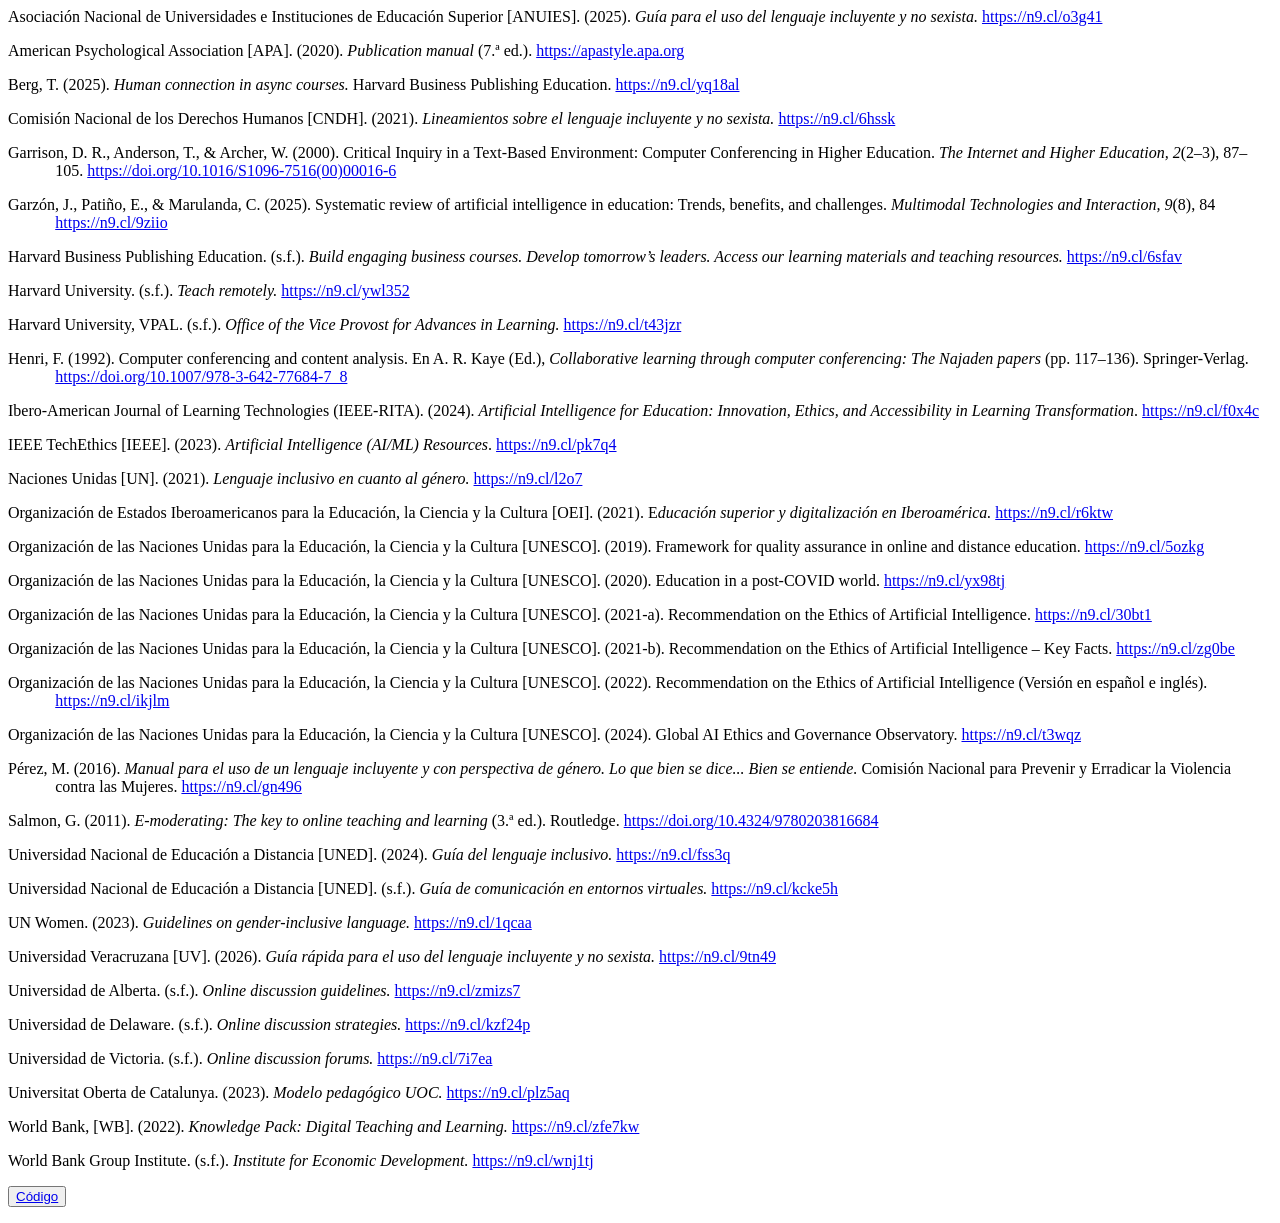
<file: ICC/estructuras/fuentes.html>
<html>
<p style="margin-left: 1.25cm; text-indent: -1.25cm;">Asociación Nacional de Universidades e Instituciones de Educación Superior [ANUIES]. (2025). <em>Guía para el uso del lenguaje incluyente y no sexista.</em> <a href="https://n9.cl/o3g41" target="_blank" title="" rel="noopener">https://n9.cl/o3g41</a></p>
<p style="margin-left: 1.25cm; text-indent: -1.25cm;">American Psychological Association [APA]. (2020). <em>Publication manual</em> (7.ª ed.). <a href="https://apastyle.apa.org" target="_blank" title="" rel="noopener">https://apastyle.apa.org</a></p>
<p style="margin-left: 1.25cm; text-indent: -1.25cm;">Berg, T. (2025). <em>Human connection in async courses.</em> Harvard Business Publishing Education. <a href="https://n9.cl/yq18al" target="_blank" title="" rel="noopener">https://n9.cl/yq18al</a></p>
<p style="margin-left: 1.25cm; text-indent: -1.25cm;">Comisión Nacional de los Derechos Humanos [CNDH]. (2021). <em>Lineamientos sobre el lenguaje incluyente y no sexista.</em> <a href="https://n9.cl/6hssk" target="_blank" title="" rel="noopener">https://n9.cl/6hssk</a></p>
<p style="margin-left: 1.25cm; text-indent: -1.25cm;">Garrison, D. R., Anderson, T., & Archer, W. (2000). Critical Inquiry in a Text-Based Environment: Computer Conferencing in Higher Education. <em>The Internet and Higher Education, 2</em>(2–3), 87–105. <a href="https://doi.org/10.1016/S1096-7516(00)00016-6" target="_blank" title="" rel="noopener">https://doi.org/10.1016/S1096-7516(00)00016-6</a></p>
<p style="margin-left: 1.25cm; text-indent: -1.25cm;">Garzón, J., Patiño, E., & Marulanda, C. (2025). Systematic review of artificial intelligence in education: Trends, benefits, and challenges. <em>Multimodal Technologies and Interaction, 9</em>(8), 84 <a href="https://n9.cl/9ziio" target="_blank" title="" rel="noopener">https://n9.cl/9ziio</a></p>
<p style="margin-left: 1.25cm; text-indent: -1.25cm;">Harvard Business Publishing Education. (s.f.). <em>Build engaging business courses. Develop tomorrow’s leaders. Access our learning materials and teaching resources.</em> <a href="https://n9.cl/6sfav" target="_blank" title="" rel="noopener">https://n9.cl/6sfav</a></p>
<p style="margin-left: 1.25cm; text-indent: -1.25cm;">Harvard University. (s.f.). <em>Teach remotely.</em> <a href="https://n9.cl/ywl352" target="_blank" title="" rel="noopener">https://n9.cl/ywl352</a></p>
<p style="margin-left: 1.25cm; text-indent: -1.25cm;">Harvard University, VPAL. (s.f.). <em>Office of the Vice Provost for Advances in Learning.</em> <a href="https://n9.cl/t43jzr" target="_blank" title="" rel="noopener">https://n9.cl/t43jzr</a></p>
<p style="margin-left: 1.25cm; text-indent: -1.25cm;">Henri, F. (1992). Computer conferencing and content analysis. En A. R. Kaye (Ed.), <em>Collaborative learning through computer conferencing: The Najaden papers</em> (pp. 117–136). Springer-Verlag. <a href="https://doi.org/10.1007/978-3-642-77684-7_8" target="_blank" title="" rel="noopener">https://doi.org/10.1007/978-3-642-77684-7_8</a></p>
<p style="margin-left: 1.25cm; text-indent: -1.25cm;">Ibero-American Journal of Learning Technologies (IEEE-RITA). (2024). <em>Artificial Intelligence for Education: Innovation, Ethics, and Accessibility in Learning Transformation</em>. <a href="https://n9.cl/f0x4c" target="_blank" title="" rel="noopener">https://n9.cl/f0x4c</a></p>
<p style="margin-left: 1.25cm; text-indent: -1.25cm;">IEEE TechEthics [IEEE]. (2023). <em>Artificial Intelligence (AI/ML) Resources</em>. <a href="https://n9.cl/pk7q4" target="_blank" title="" rel="noopener">https://n9.cl/pk7q4</a></p>
<p style="margin-left: 1.25cm; text-indent: -1.25cm;">Naciones Unidas [UN]. (2021). <em>Lenguaje inclusivo en cuanto al género.</em> <a href="https://n9.cl/l2o7" target="_blank" title="" rel="noopener">https://n9.cl/l2o7</a></p>
<p style="margin-left: 1.25cm; text-indent: -1.25cm;">Organización de Estados Iberoamericanos para la Educación, la Ciencia y la Cultura [OEI]. (2021). E<em>ducación superior y digitalización en Iberoamérica.</em> <a href="https://n9.cl/r6ktw" target="_blank" title="" rel="noopener">https://n9.cl/r6ktw</a></p>
<p style="margin-left: 1.25cm; text-indent: -1.25cm;">Organización de las Naciones Unidas para la Educación, la Ciencia y la Cultura [UNESCO]. (2019). Framework for quality assurance in online and distance education. <a href="https://n9.cl/5ozkg">https://n9.cl/5ozkg</a></p>
<p style="margin-left: 1.25cm; text-indent: -1.25cm;">Organización de las Naciones Unidas para la Educación, la Ciencia y la Cultura [UNESCO]. (2020). Education in a post-COVID world. <a href="https://n9.cl/yx98tj">https://n9.cl/yx98tj</a></p>
<p style="margin-left: 1.25cm; text-indent: -1.25cm;">Organización de las Naciones Unidas para la Educación, la Ciencia y la Cultura [UNESCO]. (2021-a). Recommendation on the Ethics of Artificial Intelligence. <a href="https://n9.cl/30bt1">https://n9.cl/30bt1</a></p>
<p style="margin-left: 1.25cm; text-indent: -1.25cm;">Organización de las Naciones Unidas para la Educación, la Ciencia y la Cultura [UNESCO]. (2021-b). Recommendation on the Ethics of Artificial Intelligence – Key Facts. <a href="https://n9.cl/zg0be">https://n9.cl/zg0be</a></p>
<p style="margin-left: 1.25cm; text-indent: -1.25cm;">Organización de las Naciones Unidas para la Educación, la Ciencia y la Cultura [UNESCO]. (2022). Recommendation on the Ethics of Artificial Intelligence (Versión en español e inglés). <a href="https://n9.cl/ikjlm">https://n9.cl/ikjlm</a></p>
<p style="margin-left: 1.25cm; text-indent: -1.25cm;">Organización de las Naciones Unidas para la Educación, la Ciencia y la Cultura [UNESCO]. (2024). Global AI Ethics and Governance Observatory. <a href="https://n9.cl/t3wqz">https://n9.cl/t3wqz</a></p>
<p style="margin-left: 1.25cm; text-indent: -1.25cm;">Pérez, M. (2016).<em> Manual para el uso de un lenguaje incluyente y con perspectiva de género. Lo que bien se dice... Bien se entiende.</em> Comisión Nacional para Prevenir y Erradicar la Violencia contra las Mujeres. <a href="https://n9.cl/gn496" target="_blank" title="" rel="noopener">https://n9.cl/gn496</a></p>
<p style="margin-left: 1.25cm; text-indent: -1.25cm;">Salmon, G. (2011). <em>E-moderating: The key to online teaching and learning</em> (3.ª ed.). Routledge. <a href="https://doi.org/10.4324/9780203816684" target="_blank" title="" rel="noopener">https://doi.org/10.4324/9780203816684</a></p>
<p style="margin-left: 1.25cm; text-indent: -1.25cm;">Universidad Nacional de Educación a Distancia [UNED]. (2024). <em>Guía del lenguaje inclusivo.</em> <a href="https://n9.cl/fss3q" target="_blank" title="" rel="noopener">https://n9.cl/fss3q</a></p>
<p style="margin-left: 1.25cm; text-indent: -1.25cm;">Universidad Nacional de Educación a Distancia [UNED]. (s.f.). <em>Guía de comunicación en entornos virtuales.</em> <a href="https://n9.cl/kcke5h" target="_blank" title="" rel="noopener">https://n9.cl/kcke5h</a></p>
<p style="margin-left: 1.25cm; text-indent: -1.25cm;">UN Women. (2023). <em>Guidelines on gender-inclusive language.</em> <a href="https://n9.cl/1qcaa" target="_blank" title="" rel="noopener">https://n9.cl/1qcaa</a></p>
<p style="margin-left: 1.25cm; text-indent: -1.25cm;">Universidad Veracruzana [UV]. (2026). <em>Guía rápida para el uso del lenguaje incluyente y no sexista.</em> <a href="https://n9.cl/9tn49" target="_blank" title="" rel="noopener">https://n9.cl/9tn49</a></p>
<p style="margin-left: 1.25cm; text-indent: -1.25cm;">Universidad de Alberta. (s.f.). <em>Online discussion guidelines.</em> <a href="https://n9.cl/zmizs7" target="_blank" rel="noopener" title="">https://n9.cl/zmizs7</a></p>
<p style="margin-left: 1.25cm; text-indent: -1.25cm;">Universidad de Delaware. (s.f.). <em>Online discussion strategies.</em> <a href="https://n9.cl/kzf24p" target="_blank" title="" rel="noopener">https://n9.cl/kzf24p</a></p>
<p style="margin-left: 1.25cm; text-indent: -1.25cm;">Universidad de Victoria. (s.f.). <em>Online discussion forums.</em> <a href="https://n9.cl/7i7ea" target="_blank" title="" rel="noopener">https://n9.cl/7i7ea</a></p>
<p style="margin-left: 1.25cm; text-indent: -1.25cm;">Universitat Oberta de Catalunya. (2023). <em>Modelo pedagógico UOC.</em> <a href="https://n9.cl/plz5aq" target="_blank" title="" rel="noopener">https://n9.cl/plz5aq</a></p>
<p style="margin-left: 1.25cm; text-indent: -1.25cm;">World Bank, [WB]. (2022). <em>Knowledge Pack: Digital Teaching and Learning.</em> <a href="https://n9.cl/zfe7kw" target="_blank" title="" rel="noopener">https://n9.cl/zfe7kw</a></p>
<p style="margin-left: 1.25cm; text-indent: -1.25cm;">World Bank Group Institute. (s.f.). <em>Institute for Economic Development.</em> <a href="https://n9.cl/wnj1tj" target="_blank" title="" rel="noopener">https://n9.cl/wnj1tj</a></p>
<p><button><a href="http://herson-castellanos.github.io/laboratorio/ICC/estructuras/fuentes.txt" target="_blank"> Código</a></button></p>
</html>
</file>
<file: cive/ied/assets/web/assets/mobirise-icons2/mobirise2.css>
@font-face {
  font-family: 'Moririse2';
  font-display: swap;
  src:  url('mobirise2.eot?f2bix4');
  src:  url('mobirise2.eot?f2bix4#iefix') format('embedded-opentype'),
    url('mobirise2.woff2?f2bix4') format('woff2'),
    url('mobirise2.woff?f2bix4') format('woff'),
    url('mobirise2.ttf?f2bix4') format('truetype'),
    url('mobirise2.svg?f2bix4#mobirise2') format('svg');
  font-weight: normal;
  font-style: normal;
}

[class^="mobi-"], [class*=" mobi-"] {
  /* use !important to prevent issues with browser extensions that change fonts */
  font-family: 'Moririse2' !important;
  speak: none;
  font-style: normal;
  font-weight: normal;
  font-variant: normal;
  text-transform: none;
  line-height: 1;

  /* Better Font Rendering =========== */
  -webkit-font-smoothing: antialiased;
  -moz-osx-font-smoothing: grayscale;
}

.mobi-mbri-add-submenu:before {
  content: "\e900";
}
.mobi-mbri-alert:before {
  content: "\e901";
}
.mobi-mbri-align-center:before {
  content: "\e902";
}
.mobi-mbri-align-justify:before {
  content: "\e903";
}
.mobi-mbri-align-left:before {
  content: "\e904";
}
.mobi-mbri-align-right:before {
  content: "\e905";
}
.mobi-mbri-android:before {
  content: "\e906";
}
.mobi-mbri-apple:before {
  content: "\e907";
}
.mobi-mbri-arrow-down:before {
  content: "\e908";
}
.mobi-mbri-arrow-next:before {
  content: "\e909";
}
.mobi-mbri-arrow-prev:before {
  content: "\e90a";
}
.mobi-mbri-arrow-up:before {
  content: "\e90b";
}
.mobi-mbri-bold:before {
  content: "\e90c";
}
.mobi-mbri-bookmark:before {
  content: "\e90d";
}
.mobi-mbri-bootstrap:before {
  content: "\e90e";
}
.mobi-mbri-briefcase:before {
  content: "\e90f";
}
.mobi-mbri-browse:before {
  content: "\e910";
}
.mobi-mbri-bulleted-list:before {
  content: "\e911";
}
.mobi-mbri-calendar:before {
  content: "\e912";
}
.mobi-mbri-camera:before {
  content: "\e913";
}
.mobi-mbri-cart-add:before {
  content: "\e914";
}
.mobi-mbri-cart-full:before {
  content: "\e915";
}
.mobi-mbri-cash:before {
  content: "\e916";
}
.mobi-mbri-change-style:before {
  content: "\e917";
}
.mobi-mbri-chat:before {
  content: "\e918";
}
.mobi-mbri-clock:before {
  content: "\e919";
}
.mobi-mbri-close:before {
  content: "\e91a";
}
.mobi-mbri-cloud:before {
  content: "\e91b";
}
.mobi-mbri-code:before {
  content: "\e91c";
}
.mobi-mbri-contact-form:before {
  content: "\e91d";
}
.mobi-mbri-credit-card:before {
  content: "\e91e";
}
.mobi-mbri-cursor-click:before {
  content: "\e91f";
}
.mobi-mbri-cust-feedback:before {
  content: "\e920";
}
.mobi-mbri-database:before {
  content: "\e921";
}
.mobi-mbri-delivery:before {
  content: "\e922";
}
.mobi-mbri-desktop:before {
  content: "\e923";
}
.mobi-mbri-devices:before {
  content: "\e924";
}
.mobi-mbri-down:before {
  content: "\e925";
}
.mobi-mbri-download-2:before {
  content: "\e926";
}
.mobi-mbri-download:before {
  content: "\e927";
}
.mobi-mbri-drag-n-drop-2:before {
  content: "\e928";
}
.mobi-mbri-drag-n-drop:before {
  content: "\e929";
}
.mobi-mbri-edit-2:before {
  content: "\e92a";
}
.mobi-mbri-edit:before {
  content: "\e92b";
}
.mobi-mbri-error:before {
  content: "\e92c";
}
.mobi-mbri-extension:before {
  content: "\e92d";
}
.mobi-mbri-features:before {
  content: "\e92e";
}
.mobi-mbri-file:before {
  content: "\e92f";
}
.mobi-mbri-flag:before {
  content: "\e930";
}
.mobi-mbri-folder:before {
  content: "\e931";
}
.mobi-mbri-gift:before {
  content: "\e932";
}
.mobi-mbri-github:before {
  content: "\e933";
}
.mobi-mbri-globe-2:before {
  content: "\e934";
}
.mobi-mbri-globe:before {
  content: "\e935";
}
.mobi-mbri-growing-chart:before {
  content: "\e936";
}
.mobi-mbri-hearth:before {
  content: "\e937";
}
.mobi-mbri-help:before {
  content: "\e938";
}
.mobi-mbri-home:before {
  content: "\e939";
}
.mobi-mbri-hot-cup:before {
  content: "\e93a";
}
.mobi-mbri-idea:before {
  content: "\e93b";
}
.mobi-mbri-image-gallery:before {
  content: "\e93c";
}
.mobi-mbri-image-slider:before {
  content: "\e93d";
}
.mobi-mbri-info:before {
  content: "\e93e";
}
.mobi-mbri-italic:before {
  content: "\e93f";
}
.mobi-mbri-key:before {
  content: "\e940";
}
.mobi-mbri-laptop:before {
  content: "\e941";
}
.mobi-mbri-layers:before {
  content: "\e942";
}
.mobi-mbri-left-right:before {
  content: "\e943";
}
.mobi-mbri-left:before {
  content: "\e944";
}
.mobi-mbri-letter:before {
  content: "\e945";
}
.mobi-mbri-like:before {
  content: "\e946";
}
.mobi-mbri-link:before {
  content: "\e947";
}
.mobi-mbri-lock:before {
  content: "\e948";
}
.mobi-mbri-login:before {
  content: "\e949";
}
.mobi-mbri-logout:before {
  content: "\e94a";
}
.mobi-mbri-magic-stick:before {
  content: "\e94b";
}
.mobi-mbri-map-pin:before {
  content: "\e94c";
}
.mobi-mbri-menu:before {
  content: "\e94d";
}
.mobi-mbri-mobile-2:before {
  content: "\e94e";
}
.mobi-mbri-mobile-horizontal:before {
  content: "\e94f";
}
.mobi-mbri-mobile:before {
  content: "\e950";
}
.mobi-mbri-mobirise:before {
  content: "\e951";
}
.mobi-mbri-more-horizontal:before {
  content: "\e952";
}
.mobi-mbri-more-vertical:before {
  content: "\e953";
}
.mobi-mbri-music:before {
  content: "\e954";
}
.mobi-mbri-new-file:before {
  content: "\e955";
}
.mobi-mbri-numbered-list:before {
  content: "\e956";
}
.mobi-mbri-opened-folder:before {
  content: "\e957";
}
.mobi-mbri-pages:before {
  content: "\e958";
}
.mobi-mbri-paper-plane:before {
  content: "\e959";
}
.mobi-mbri-paperclip:before {
  content: "\e95a";
}
.mobi-mbri-phone:before {
  content: "\e95b";
}
.mobi-mbri-photo:before {
  content: "\e95c";
}
.mobi-mbri-photos:before {
  content: "\e95d";
}
.mobi-mbri-pin:before {
  content: "\e95e";
}
.mobi-mbri-play:before {
  content: "\e95f";
}
.mobi-mbri-plus:before {
  content: "\e960";
}
.mobi-mbri-preview:before {
  content: "\e961";
}
.mobi-mbri-print:before {
  content: "\e962";
}
.mobi-mbri-protect:before {
  content: "\e963";
}
.mobi-mbri-question:before {
  content: "\e964";
}
.mobi-mbri-quote-left:before {
  content: "\e965";
}
.mobi-mbri-quote-right:before {
  content: "\e966";
}
.mobi-mbri-redo:before {
  content: "\e967";
}
.mobi-mbri-refresh:before {
  content: "\e968";
}
.mobi-mbri-responsive-2:before {
  content: "\e969";
}
.mobi-mbri-responsive:before {
  content: "\e96a";
}
.mobi-mbri-right:before {
  content: "\e96b";
}
.mobi-mbri-rocket:before {
  content: "\e96c";
}
.mobi-mbri-sad-face:before {
  content: "\e96d";
}
.mobi-mbri-sale:before {
  content: "\e96e";
}
.mobi-mbri-save:before {
  content: "\e96f";
}
.mobi-mbri-search:before {
  content: "\e970";
}
.mobi-mbri-setting-2:before {
  content: "\e971";
}
.mobi-mbri-setting-3:before {
  content: "\e972";
}
.mobi-mbri-setting:before {
  content: "\e973";
}
.mobi-mbri-share:before {
  content: "\e974";
}
.mobi-mbri-shopping-bag:before {
  content: "\e975";
}
.mobi-mbri-shopping-basket:before {
  content: "\e976";
}
.mobi-mbri-shopping-cart:before {
  content: "\e977";
}
.mobi-mbri-sites:before {
  content: "\e978";
}
.mobi-mbri-smile-face:before {
  content: "\e979";
}
.mobi-mbri-speed:before {
  content: "\e97a";
}
.mobi-mbri-star:before {
  content: "\e97b";
}
.mobi-mbri-success:before {
  content: "\e97c";
}
.mobi-mbri-sun:before {
  content: "\e97d";
}
.mobi-mbri-sun2:before {
  content: "\e97e";
}
.mobi-mbri-tablet-vertical:before {
  content: "\e97f";
}
.mobi-mbri-tablet:before {
  content: "\e980";
}
.mobi-mbri-target:before {
  content: "\e981";
}
.mobi-mbri-timer:before {
  content: "\e982";
}
.mobi-mbri-to-ftp:before {
  content: "\e983";
}
.mobi-mbri-to-local-drive:before {
  content: "\e984";
}
.mobi-mbri-touch-swipe:before {
  content: "\e985";
}
.mobi-mbri-touch:before {
  content: "\e986";
}
.mobi-mbri-trash:before {
  content: "\e987";
}
.mobi-mbri-underline:before {
  content: "\e988";
}
.mobi-mbri-undo:before {
  content: "\e989";
}
.mobi-mbri-unlink:before {
  content: "\e98a";
}
.mobi-mbri-unlock:before {
  content: "\e98b";
}
.mobi-mbri-up-down:before {
  content: "\e98c";
}
.mobi-mbri-up:before {
  content: "\e98d";
}
.mobi-mbri-update:before {
  content: "\e98e";
}
.mobi-mbri-upload-2:before {
  content: "\e98f";
}
.mobi-mbri-upload:before {
  content: "\e990";
}
.mobi-mbri-user-2:before {
  content: "\e991";
}
.mobi-mbri-user:before {
  content: "\e992";
}
.mobi-mbri-users:before {
  content: "\e993";
}
.mobi-mbri-video-play:before {
  content: "\e994";
}
.mobi-mbri-video:before {
  content: "\e995";
}
.mobi-mbri-watch:before {
  content: "\e996";
}
.mobi-mbri-website-theme-2:before {
  content: "\e997";
}
.mobi-mbri-website-theme:before {
  content: "\e998";
}
.mobi-mbri-wifi:before {
  content: "\e999";
}
.mobi-mbri-windows:before {
  content: "\e99a";
}
.mobi-mbri-zoom-in:before {
  content: "\e99b";
}
.mobi-mbri-zoom-out:before {
  content: "\e99c";
}
</file>
<file: cive/ied/assets/web/assets/mobirise-icons/mobirise-icons.css>
@font-face {
  font-family: 'MobiriseIcons';
  src:  url('mobirise-icons.eot?spat4u');
  src:  url('mobirise-icons.eot?spat4u#iefix') format('embedded-opentype'),
    url('mobirise-icons.woff2?spat4u') format('woff2'),
    url('mobirise-icons.woff?spat4u') format('woff'),
    url('mobirise-icons.ttf?spat4u') format('truetype'),
    url('mobirise-icons.svg?spat4u#MobiriseIcons') format('svg');
  font-weight: normal;
  font-style: normal;
  font-display: swap;
}

[class^="mbri-"], [class*=" mbri-"] {
  /* use !important to prevent issues with browser extensions that change fonts */
  font-family: MobiriseIcons !important;
  speak: none;
  font-style: normal;
  font-weight: normal;
  font-variant: normal;
  text-transform: none;
  line-height: 1;

  /* Better Font Rendering =========== */
  -webkit-font-smoothing: antialiased;
  -moz-osx-font-smoothing: grayscale;
}

.mbri-add-submenu:before {
  content: "\e900";
}
.mbri-alert:before {
  content: "\e901";
}
.mbri-align-center:before {
  content: "\e902";
}
.mbri-align-justify:before {
  content: "\e903";
}
.mbri-align-left:before {
  content: "\e904";
}
.mbri-align-right:before {
  content: "\e905";
}
.mbri-android:before {
  content: "\e906";
}
.mbri-apple:before {
  content: "\e907";
}
.mbri-arrow-down:before {
  content: "\e908";
}
.mbri-arrow-next:before {
  content: "\e909";
}
.mbri-arrow-prev:before {
  content: "\e90a";
}
.mbri-arrow-up:before {
  content: "\e90b";
}
.mbri-bold:before {
  content: "\e90c";
}
.mbri-bookmark:before {
  content: "\e90d";
}
.mbri-bootstrap:before {
  content: "\e90e";
}
.mbri-briefcase:before {
  content: "\e90f";
}
.mbri-browse:before {
  content: "\e910";
}
.mbri-bulleted-list:before {
  content: "\e911";
}
.mbri-calendar:before {
  content: "\e912";
}
.mbri-camera:before {
  content: "\e913";
}
.mbri-cart-add:before {
  content: "\e914";
}
.mbri-cart-full:before {
  content: "\e915";
}
.mbri-cash:before {
  content: "\e916";
}
.mbri-change-style:before {
  content: "\e917";
}
.mbri-chat:before {
  content: "\e918";
}
.mbri-clock:before {
  content: "\e919";
}
.mbri-close:before {
  content: "\e91a";
}
.mbri-cloud:before {
  content: "\e91b";
}
.mbri-code:before {
  content: "\e91c";
}
.mbri-contact-form:before {
  content: "\e91d";
}
.mbri-credit-card:before {
  content: "\e91e";
}
.mbri-cursor-click:before {
  content: "\e91f";
}
.mbri-cust-feedback:before {
  content: "\e920";
}
.mbri-database:before {
  content: "\e921";
}
.mbri-delivery:before {
  content: "\e922";
}
.mbri-desktop:before {
  content: "\e923";
}
.mbri-devices:before {
  content: "\e924";
}
.mbri-down:before {
  content: "\e925";
}
.mbri-download:before {
  content: "\e989";
}
.mbri-drag-n-drop:before {
  content: "\e927";
}
.mbri-drag-n-drop2:before {
  content: "\e928";
}
.mbri-edit:before {
  content: "\e929";
}
.mbri-edit2:before {
  content: "\e92a";
}
.mbri-error:before {
  content: "\e92b";
}
.mbri-extension:before {
  content: "\e92c";
}
.mbri-features:before {
  content: "\e92d";
}
.mbri-file:before {
  content: "\e92e";
}
.mbri-flag:before {
  content: "\e92f";
}
.mbri-folder:before {
  content: "\e930";
}
.mbri-gift:before {
  content: "\e931";
}
.mbri-github:before {
  content: "\e932";
}
.mbri-globe:before {
  content: "\e933";
}
.mbri-globe-2:before {
  content: "\e934";
}
.mbri-growing-chart:before {
  content: "\e935";
}
.mbri-hearth:before {
  content: "\e936";
}
.mbri-help:before {
  content: "\e937";
}
.mbri-home:before {
  content: "\e938";
}
.mbri-hot-cup:before {
  content: "\e939";
}
.mbri-idea:before {
  content: "\e93a";
}
.mbri-image-gallery:before {
  content: "\e93b";
}
.mbri-image-slider:before {
  content: "\e93c";
}
.mbri-info:before {
  content: "\e93d";
}
.mbri-italic:before {
  content: "\e93e";
}
.mbri-key:before {
  content: "\e93f";
}
.mbri-laptop:before {
  content: "\e940";
}
.mbri-layers:before {
  content: "\e941";
}
.mbri-left-right:before {
  content: "\e942";
}
.mbri-left:before {
  content: "\e943";
}
.mbri-letter:before {
  content: "\e944";
}
.mbri-like:before {
  content: "\e945";
}
.mbri-link:before {
  content: "\e946";
}
.mbri-lock:before {
  content: "\e947";
}
.mbri-login:before {
  content: "\e948";
}
.mbri-logout:before {
  content: "\e949";
}
.mbri-magic-stick:before {
  content: "\e94a";
}
.mbri-map-pin:before {
  content: "\e94b";
}
.mbri-menu:before {
  content: "\e94c";
}
.mbri-mobile:before {
  content: "\e94d";
}
.mbri-mobile2:before {
  content: "\e94e";
}
.mbri-mobirise:before {
  content: "\e94f";
}
.mbri-more-horizontal:before {
  content: "\e950";
}
.mbri-more-vertical:before {
  content: "\e951";
}
.mbri-music:before {
  content: "\e952";
}
.mbri-new-file:before {
  content: "\e953";
}
.mbri-numbered-list:before {
  content: "\e954";
}
.mbri-opened-folder:before {
  content: "\e955";
}
.mbri-pages:before {
  content: "\e956";
}
.mbri-paper-plane:before {
  content: "\e957";
}
.mbri-paperclip:before {
  content: "\e958";
}
.mbri-photo:before {
  content: "\e959";
}
.mbri-photos:before {
  content: "\e95a";
}
.mbri-pin:before {
  content: "\e95b";
}
.mbri-play:before {
  content: "\e95c";
}
.mbri-plus:before {
  content: "\e95d";
}
.mbri-preview:before {
  content: "\e95e";
}
.mbri-print:before {
  content: "\e95f";
}
.mbri-protect:before {
  content: "\e960";
}
.mbri-question:before {
  content: "\e961";
}
.mbri-quote-left:before {
  content: "\e962";
}
.mbri-quote-right:before {
  content: "\e963";
}
.mbri-refresh:before {
  content: "\e964";
}
.mbri-responsive:before {
  content: "\e965";
}
.mbri-right:before {
  content: "\e966";
}
.mbri-rocket:before {
  content: "\e967";
}
.mbri-sad-face:before {
  content: "\e968";
}
.mbri-sale:before {
  content: "\e969";
}
.mbri-save:before {
  content: "\e96a";
}
.mbri-search:before {
  content: "\e96b";
}
.mbri-setting:before {
  content: "\e96c";
}
.mbri-setting2:before {
  content: "\e96d";
}
.mbri-setting3:before {
  content: "\e96e";
}
.mbri-share:before {
  content: "\e96f";
}
.mbri-shopping-bag:before {
  content: "\e970";
}
.mbri-shopping-basket:before {
  content: "\e971";
}
.mbri-shopping-cart:before {
  content: "\e972";
}
.mbri-sites:before {
  content: "\e973";
}
.mbri-smile-face:before {
  content: "\e974";
}
.mbri-speed:before {
  content: "\e975";
}
.mbri-star:before {
  content: "\e976";
}
.mbri-success:before {
  content: "\e977";
}
.mbri-sun:before {
  content: "\e978";
}
.mbri-sun2:before {
  content: "\e979";
}
.mbri-tablet:before {
  content: "\e97a";
}
.mbri-tablet-vertical:before {
  content: "\e97b";
}
.mbri-target:before {
  content: "\e97c";
}
.mbri-timer:before {
  content: "\e97d";
}
.mbri-to-ftp:before {
  content: "\e97e";
}
.mbri-to-local-drive:before {
  content: "\e97f";
}
.mbri-touch-swipe:before {
  content: "\e980";
}
.mbri-touch:before {
  content: "\e981";
}
.mbri-trash:before {
  content: "\e982";
}
.mbri-underline:before {
  content: "\e983";
}
.mbri-unlink:before {
  content: "\e984";
}
.mbri-unlock:before {
  content: "\e985";
}
.mbri-up-down:before {
  content: "\e986";
}
.mbri-up:before {
  content: "\e987";
}
.mbri-update:before {
  content: "\e988";
}
.mbri-upload:before {
 content: "\e926"; 
}
.mbri-user:before {
  content: "\e98a";
}
.mbri-user2:before {
  content: "\e98b";
}
.mbri-users:before {
  content: "\e98c";
}
.mbri-video:before {
  content: "\e98d";
}
.mbri-video-play:before {
  content: "\e98e";
}
.mbri-watch:before {
  content: "\e98f";
}
.mbri-website-theme:before {
  content: "\e990";
}
.mbri-wifi:before {
  content: "\e991";
}
.mbri-windows:before {
  content: "\e992";
}
.mbri-zoom-out:before {
  content: "\e993";
}
.mbri-redo:before {
  content: "\e994";
}
.mbri-undo:before {
  content: "\e995";
}
</file>
<file: cive/ied/assets/popup-overlay-plugin/style.css>
html.is-builder .modal-backdrop.show {
    display: none !important;
}
</file>
<file: cive/ied/assets/dropdown/css/style.css>
.navbar-dropdown {
  left: 0;
  padding: 0;
  position: absolute;
  right: 0;
  top: 0;
  transition: all 0.45s ease;
  z-index: 1030;
  background: #282828; }
  .navbar-dropdown .navbar-logo {
    margin-right: 0.8rem;
    transition: margin 0.3s ease-in-out;
    vertical-align: middle; }
    .navbar-dropdown .navbar-logo img {
      height: 3.125rem;
      transition: all 0.3s ease-in-out; }
    .navbar-dropdown .navbar-logo.mbr-iconfont {
      font-size: 3.125rem;
      line-height: 3.125rem; }
  .navbar-dropdown .navbar-caption {
    font-weight: 700;
    white-space: normal;
    vertical-align: -4px;
    line-height: 3.125rem !important; }
    .navbar-dropdown .navbar-caption, .navbar-dropdown .navbar-caption:hover {
      color: inherit;
      text-decoration: none; }
  .navbar-dropdown .mbr-iconfont + .navbar-caption {
    vertical-align: -1px; }
  .navbar-dropdown.navbar-fixed-top {
    position: fixed; }
  .navbar-dropdown .navbar-brand span {
    vertical-align: -4px; }
  .navbar-dropdown.bg-color.transparent {
    background: none; }
  .navbar-dropdown.navbar-short .navbar-brand {
    padding: 0.625rem 0; }
    .navbar-dropdown.navbar-short .navbar-brand span {
      vertical-align: -1px; }
  .navbar-dropdown.navbar-short .navbar-caption {
    line-height: 2.375rem !important;
    vertical-align: -2px; }
  .navbar-dropdown.navbar-short .navbar-logo {
    margin-right: 0.5rem; }
    .navbar-dropdown.navbar-short .navbar-logo img {
      height: 2.375rem; }
    .navbar-dropdown.navbar-short .navbar-logo.mbr-iconfont {
      font-size: 2.375rem;
      line-height: 2.375rem; }
  .navbar-dropdown.navbar-short .mbr-table-cell {
    height: 3.625rem; }
  .navbar-dropdown .navbar-close {
    left: 0.6875rem;
    position: fixed;
    top: 0.75rem;
    z-index: 1000; }
  .navbar-dropdown .hamburger-icon {
    content: "";
    display: inline-block;
    vertical-align: middle;
    width: 16px;
    -webkit-box-shadow: 0 -6px 0 1px #282828,0 0 0 1px #282828,0 6px 0 1px #282828;
    -moz-box-shadow: 0 -6px 0 1px #282828,0 0 0 1px #282828,0 6px 0 1px #282828;
    box-shadow: 0 -6px 0 1px #282828,0 0 0 1px #282828,0 6px 0 1px #282828; }

.dropdown-menu .dropdown-toggle[data-toggle="dropdown-submenu"]::after {
  border-bottom: 0.35em solid transparent;
  border-left: 0.35em solid;
  border-right: 0;
  border-top: 0.35em solid transparent;
  margin-left: 0.3rem; }

.dropdown-menu .dropdown-item:focus {
  outline: 0; }

.nav-dropdown {
  font-size: 0.75rem;
  font-weight: 500;
  height: auto !important; }
  .nav-dropdown .nav-btn {
    padding-left: 1rem; }
  .nav-dropdown .link {
    margin: .667em 1.667em;
    font-weight: 500;
    padding: 0;
    transition: color .2s ease-in-out; }
    .nav-dropdown .link.dropdown-toggle {
      margin-right: 2.583em; }
      .nav-dropdown .link.dropdown-toggle::after {
        margin-left: .25rem;
        border-top: 0.35em solid;
        border-right: 0.35em solid transparent;
        border-left: 0.35em solid transparent;
        border-bottom: 0; }
      .nav-dropdown .link.dropdown-toggle[aria-expanded="true"] {
        margin: 0;
        padding: 0.667em 3.263em  0.667em 1.667em; }
  .nav-dropdown .link::after,
  .nav-dropdown .dropdown-item::after {
    color: inherit; }
  .nav-dropdown .btn {
    font-size: 0.75rem;
    font-weight: 700;
    letter-spacing: 0;
    margin-bottom: 0;
    padding-left: 1.25rem;
    padding-right: 1.25rem; }
  .nav-dropdown .dropdown-menu {
    border-radius: 0;
    border: 0;
    left: 0;
    margin: 0;
    padding-bottom: 1.25rem;
    padding-top: 1.25rem;
    position: relative; }
  .nav-dropdown .dropdown-submenu {
    margin-left: 0.125rem;
    top: 0; }
  .nav-dropdown .dropdown-item {
    font-weight: 500;
    line-height: 2;
    padding: 0.3846em 4.615em 0.3846em 1.5385em;
    position: relative;
    transition: color .2s ease-in-out, background-color .2s ease-in-out; }
    .nav-dropdown .dropdown-item::after {
      margin-top: -0.3077em;
      position: absolute;
      right: 1.1538em;
      top: 50%; }
    .nav-dropdown .dropdown-item:focus, .nav-dropdown .dropdown-item:hover {
      background: none; }

@media (max-width: 767px) {
  .nav-dropdown.navbar-toggleable-sm {
    bottom: 0;
    display: none;
    left: 0;
    overflow-x: hidden;
    position: fixed;
    top: 0;
    transform: translateX(-100%);
    -ms-transform: translateX(-100%);
    -webkit-transform: translateX(-100%);
    width: 18.75rem;
    z-index: 999; } }
.nav-dropdown.navbar-toggleable-xl {
  bottom: 0;
  display: none;
  left: 0;
  overflow-x: hidden;
  position: fixed;
  top: 0;
  transform: translateX(-100%);
  -ms-transform: translateX(-100%);
  -webkit-transform: translateX(-100%);
  width: 18.75rem;
  z-index: 999; }

.nav-dropdown-sm {
  display: block !important;
  overflow-x: hidden;
  overflow: auto;
  padding-top: 3.875rem; }
  .nav-dropdown-sm::after {
    content: "";
    display: block;
    height: 3rem;
    width: 100%; }
  .nav-dropdown-sm.collapse.in ~ .navbar-close {
    display: block !important; }
  .nav-dropdown-sm.collapsing, .nav-dropdown-sm.collapse.in {
    transform: translateX(0);
    -ms-transform: translateX(0);
    -webkit-transform: translateX(0);
    transition: all 0.25s ease-out;
    -webkit-transition: all 0.25s ease-out;
    background: #282828; }
  .nav-dropdown-sm.collapsing[aria-expanded="false"] {
    transform: translateX(-100%);
    -ms-transform: translateX(-100%);
    -webkit-transform: translateX(-100%); }
  .nav-dropdown-sm .nav-item {
    display: block;
    margin-left: 0 !important;
    padding-left: 0; }
  .nav-dropdown-sm .link,
  .nav-dropdown-sm .dropdown-item {
    border-top: 1px dotted rgba(255, 255, 255, 0.1);
    font-size: 0.8125rem;
    line-height: 1.6;
    margin: 0 !important;
    padding: 0.875rem 2.4rem 0.875rem 1.5625rem !important;
    position: relative;
    white-space: normal; }
    .nav-dropdown-sm .link:focus, .nav-dropdown-sm .link:hover,
    .nav-dropdown-sm .dropdown-item:focus,
    .nav-dropdown-sm .dropdown-item:hover {
      background: rgba(0, 0, 0, 0.2) !important;
      color: #c0a375; }
  .nav-dropdown-sm .nav-btn {
    position: relative;
    padding: 1.5625rem 1.5625rem 0 1.5625rem; }
    .nav-dropdown-sm .nav-btn::before {
      border-top: 1px dotted rgba(255, 255, 255, 0.1);
      content: "";
      left: 0;
      position: absolute;
      top: 0;
      width: 100%; }
    .nav-dropdown-sm .nav-btn + .nav-btn {
      padding-top: 0.625rem; }
      .nav-dropdown-sm .nav-btn + .nav-btn::before {
        display: none; }
  .nav-dropdown-sm .btn {
    padding: 0.625rem 0; }
  .nav-dropdown-sm .dropdown-toggle[data-toggle="dropdown-submenu"]::after {
    margin-left: .25rem;
    border-top: 0.35em solid;
    border-right: 0.35em solid transparent;
    border-left: 0.35em solid transparent;
    border-bottom: 0; }
  .nav-dropdown-sm .dropdown-toggle[data-toggle="dropdown-submenu"][aria-expanded="true"]::after {
    border-top: 0;
    border-right: 0.35em solid transparent;
    border-left: 0.35em solid transparent;
    border-bottom: 0.35em solid; }
  .nav-dropdown-sm .dropdown-menu {
    margin: 0;
    padding: 0;
    position: relative;
    top: 0;
    left: 0;
    width: 100%;
    border: 0;
    float: none;
    border-radius: 0;
    background: none; }
  .nav-dropdown-sm .dropdown-submenu {
    left: 100%;
    margin-left: 0.125rem;
    margin-top: -1.25rem;
    top: 0; }

.navbar-toggleable-sm .nav-dropdown .dropdown-menu {
  position: absolute; }

.navbar-toggleable-sm .nav-dropdown .dropdown-submenu {
  left: 100%;
  margin-left: 0.125rem;
  margin-top: -1.25rem;
  top: 0; }

.navbar-toggleable-sm.opened .nav-dropdown .dropdown-menu {
  position: relative; }

.navbar-toggleable-sm.opened .nav-dropdown .dropdown-submenu {
  left: 0;
  margin-left: 00rem;
  margin-top: 0rem;
  top: 0; }

.is-builder .nav-dropdown.collapsing {
  transition: none !important; }
</file>
<file: cive/ied/assets/socicon/css/styles.css>
@charset "UTF-8";

@font-face {
  font-family: 'Socicon';
  src:  url('../fonts/socicon.eot');
  src:  url('../fonts/socicon.eot?#iefix') format('embedded-opentype'),
    url('../fonts/socicon.woff2') format('woff2'),
    url('../fonts/socicon.ttf') format('truetype'),
    url('../fonts/socicon.woff') format('woff'),
    url('../fonts/socicon.svg#socicon') format('svg');
  font-weight: normal;
  font-style: normal;
  font-display: swap;
}

[data-icon]:before {
  font-family: "socicon" !important;
  content: attr(data-icon);
  font-style: normal !important;
  font-weight: normal !important;
  font-variant: normal !important;
  text-transform: none !important;
  speak: none;
  line-height: 1;
  -webkit-font-smoothing: antialiased;
  -moz-osx-font-smoothing: grayscale;
}

[class^="socicon-"], [class*=" socicon-"] {
  /* use !important to prevent issues with browser extensions that change fonts */
  font-family: 'Socicon' !important;
  speak: none;
  font-style: normal;
  font-weight: normal;
  font-variant: normal;
  text-transform: none;
  line-height: 1;

  /* Better Font Rendering =========== */
  -webkit-font-smoothing: antialiased;
  -moz-osx-font-smoothing: grayscale;
}

.socicon-500px:before {
  content: "\e000";
}
.socicon-8tracks:before {
  content: "\e001";
}
.socicon-airbnb:before {
  content: "\e002";
}
.socicon-alliance:before {
  content: "\e003";
}
.socicon-amazon:before {
  content: "\e004";
}
.socicon-amplement:before {
  content: "\e005";
}
.socicon-android:before {
  content: "\e006";
}
.socicon-angellist:before {
  content: "\e007";
}
.socicon-apple:before {
  content: "\e008";
}
.socicon-appnet:before {
  content: "\e009";
}
.socicon-baidu:before {
  content: "\e00a";
}
.socicon-bandcamp:before {
  content: "\e00b";
}
.socicon-battlenet:before {
  content: "\e00c";
}
.socicon-mixer:before {
  content: "\e00d";
}
.socicon-bebee:before {
  content: "\e00e";
}
.socicon-bebo:before {
  content: "\e00f";
}
.socicon-behance:before {
  content: "\e010";
}
.socicon-blizzard:before {
  content: "\e011";
}
.socicon-blogger:before {
  content: "\e012";
}
.socicon-buffer:before {
  content: "\e013";
}
.socicon-chrome:before {
  content: "\e014";
}
.socicon-coderwall:before {
  content: "\e015";
}
.socicon-curse:before {
  content: "\e016";
}
.socicon-dailymotion:before {
  content: "\e017";
}
.socicon-deezer:before {
  content: "\e018";
}
.socicon-delicious:before {
  content: "\e019";
}
.socicon-deviantart:before {
  content: "\e01a";
}
.socicon-diablo:before {
  content: "\e01b";
}
.socicon-digg:before {
  content: "\e01c";
}
.socicon-discord:before {
  content: "\e01d";
}
.socicon-disqus:before {
  content: "\e01e";
}
.socicon-douban:before {
  content: "\e01f";
}
.socicon-draugiem:before {
  content: "\e020";
}
.socicon-dribbble:before {
  content: "\e021";
}
.socicon-drupal:before {
  content: "\e022";
}
.socicon-ebay:before {
  content: "\e023";
}
.socicon-ello:before {
  content: "\e024";
}
.socicon-endomodo:before {
  content: "\e025";
}
.socicon-envato:before {
  content: "\e026";
}
.socicon-etsy:before {
  content: "\e027";
}
.socicon-facebook:before {
  content: "\e028";
}
.socicon-feedburner:before {
  content: "\e029";
}
.socicon-filmweb:before {
  content: "\e02a";
}
.socicon-firefox:before {
  content: "\e02b";
}
.socicon-flattr:before {
  content: "\e02c";
}
.socicon-flickr:before {
  content: "\e02d";
}
.socicon-formulr:before {
  content: "\e02e";
}
.socicon-forrst:before {
  content: "\e02f";
}
.socicon-foursquare:before {
  content: "\e030";
}
.socicon-friendfeed:before {
  content: "\e031";
}
.socicon-github:before {
  content: "\e032";
}
.socicon-goodreads:before {
  content: "\e033";
}
.socicon-google:before {
  content: "\e034";
}
.socicon-googlescholar:before {
  content: "\e035";
}
.socicon-googlegroups:before {
  content: "\e036";
}
.socicon-googlephotos:before {
  content: "\e037";
}
.socicon-googleplus:before {
  content: "\e038";
}
.socicon-grooveshark:before {
  content: "\e039";
}
.socicon-hackerrank:before {
  content: "\e03a";
}
.socicon-hearthstone:before {
  content: "\e03b";
}
.socicon-hellocoton:before {
  content: "\e03c";
}
.socicon-heroes:before {
  content: "\e03d";
}
.socicon-smashcast:before {
  content: "\e03e";
}
.socicon-horde:before {
  content: "\e03f";
}
.socicon-houzz:before {
  content: "\e040";
}
.socicon-icq:before {
  content: "\e041";
}
.socicon-identica:before {
  content: "\e042";
}
.socicon-imdb:before {
  content: "\e043";
}
.socicon-instagram:before {
  content: "\e044";
}
.socicon-issuu:before {
  content: "\e045";
}
.socicon-istock:before {
  content: "\e046";
}
.socicon-itunes:before {
  content: "\e047";
}
.socicon-keybase:before {
  content: "\e048";
}
.socicon-lanyrd:before {
  content: "\e049";
}
.socicon-lastfm:before {
  content: "\e04a";
}
.socicon-line:before {
  content: "\e04b";
}
.socicon-linkedin:before {
  content: "\e04c";
}
.socicon-livejournal:before {
  content: "\e04d";
}
.socicon-lyft:before {
  content: "\e04e";
}
.socicon-macos:before {
  content: "\e04f";
}
.socicon-mail:before {
  content: "\e050";
}
.socicon-medium:before {
  content: "\e051";
}
.socicon-meetup:before {
  content: "\e052";
}
.socicon-mixcloud:before {
  content: "\e053";
}
.socicon-modelmayhem:before {
  content: "\e054";
}
.socicon-mumble:before {
  content: "\e055";
}
.socicon-myspace:before {
  content: "\e056";
}
.socicon-newsvine:before {
  content: "\e057";
}
.socicon-nintendo:before {
  content: "\e058";
}
.socicon-npm:before {
  content: "\e059";
}
.socicon-odnoklassniki:before {
  content: "\e05a";
}
.socicon-openid:before {
  content: "\e05b";
}
.socicon-opera:before {
  content: "\e05c";
}
.socicon-outlook:before {
  content: "\e05d";
}
.socicon-overwatch:before {
  content: "\e05e";
}
.socicon-patreon:before {
  content: "\e05f";
}
.socicon-paypal:before {
  content: "\e060";
}
.socicon-periscope:before {
  content: "\e061";
}
.socicon-persona:before {
  content: "\e062";
}
.socicon-pinterest:before {
  content: "\e063";
}
.socicon-play:before {
  content: "\e064";
}
.socicon-player:before {
  content: "\e065";
}
.socicon-playstation:before {
  content: "\e066";
}
.socicon-pocket:before {
  content: "\e067";
}
.socicon-qq:before {
  content: "\e068";
}
.socicon-quora:before {
  content: "\e069";
}
.socicon-raidcall:before {
  content: "\e06a";
}
.socicon-ravelry:before {
  content: "\e06b";
}
.socicon-reddit:before {
  content: "\e06c";
}
.socicon-renren:before {
  content: "\e06d";
}
.socicon-researchgate:before {
  content: "\e06e";
}
.socicon-residentadvisor:before {
  content: "\e06f";
}
.socicon-reverbnation:before {
  content: "\e070";
}
.socicon-rss:before {
  content: "\e071";
}
.socicon-sharethis:before {
  content: "\e072";
}
.socicon-skype:before {
  content: "\e073";
}
.socicon-slideshare:before {
  content: "\e074";
}
.socicon-smugmug:before {
  content: "\e075";
}
.socicon-snapchat:before {
  content: "\e076";
}
.socicon-songkick:before {
  content: "\e077";
}
.socicon-soundcloud:before {
  content: "\e078";
}
.socicon-spotify:before {
  content: "\e079";
}
.socicon-stackexchange:before {
  content: "\e07a";
}
.socicon-stackoverflow:before {
  content: "\e07b";
}
.socicon-starcraft:before {
  content: "\e07c";
}
.socicon-stayfriends:before {
  content: "\e07d";
}
.socicon-steam:before {
  content: "\e07e";
}
.socicon-storehouse:before {
  content: "\e07f";
}
.socicon-strava:before {
  content: "\e080";
}
.socicon-streamjar:before {
  content: "\e081";
}
.socicon-stumbleupon:before {
  content: "\e082";
}
.socicon-swarm:before {
  content: "\e083";
}
.socicon-teamspeak:before {
  content: "\e084";
}
.socicon-teamviewer:before {
  content: "\e085";
}
.socicon-technorati:before {
  content: "\e086";
}
.socicon-telegram:before {
  content: "\e087";
}
.socicon-tripadvisor:before {
  content: "\e088";
}
.socicon-tripit:before {
  content: "\e089";
}
.socicon-triplej:before {
  content: "\e08a";
}
.socicon-tumblr:before {
  content: "\e08b";
}
.socicon-twitch:before {
  content: "\e08c";
}
.socicon-twitter:before {
  content: "\e08d";
}
.socicon-uber:before {
  content: "\e08e";
}
.socicon-ventrilo:before {
  content: "\e08f";
}
.socicon-viadeo:before {
  content: "\e090";
}
.socicon-viber:before {
  content: "\e091";
}
.socicon-viewbug:before {
  content: "\e092";
}
.socicon-vimeo:before {
  content: "\e093";
}
.socicon-vine:before {
  content: "\e094";
}
.socicon-vkontakte:before {
  content: "\e095";
}
.socicon-warcraft:before {
  content: "\e096";
}
.socicon-wechat:before {
  content: "\e097";
}
.socicon-weibo:before {
  content: "\e098";
}
.socicon-whatsapp:before {
  content: "\e099";
}
.socicon-wikipedia:before {
  content: "\e09a";
}
.socicon-windows:before {
  content: "\e09b";
}
.socicon-wordpress:before {
  content: "\e09c";
}
.socicon-wykop:before {
  content: "\e09d";
}
.socicon-xbox:before {
  content: "\e09e";
}
.socicon-xing:before {
  content: "\e09f";
}
.socicon-yahoo:before {
  content: "\e0a0";
}
.socicon-yammer:before {
  content: "\e0a1";
}
.socicon-yandex:before {
  content: "\e0a2";
}
.socicon-yelp:before {
  content: "\e0a3";
}
.socicon-younow:before {
  content: "\e0a4";
}
.socicon-youtube:before {
  content: "\e0a5";
}
.socicon-zapier:before {
  content: "\e0a6";
}
.socicon-zerply:before {
  content: "\e0a7";
}
.socicon-zomato:before {
  content: "\e0a8";
}
.socicon-zynga:before {
  content: "\e0a9";
}
.socicon-bluesky:before {
  content: "\e0aa";
}
.socicon-threads:before {
  content: "\e0ab";
}
.socicon-spreadshirt:before {
  content: "\e901";
}
.socicon-gamejolt:before {
  content: "\e902";
}
.socicon-trello:before {
  content: "\e903";
}
.socicon-tunein:before {
  content: "\e904";
}
.socicon-bloglovin:before {
  content: "\e905";
}
.socicon-gamewisp:before {
  content: "\e906";
}
.socicon-messenger:before {
  content: "\e907";
}
.socicon-pandora:before {
  content: "\e908";
}
.socicon-augment:before {
  content: "\e909";
}
.socicon-bitbucket:before {
  content: "\e90a";
}
.socicon-fyuse:before {
  content: "\e90b";
}
.socicon-yt-gaming:before {
  content: "\e90c";
}
.socicon-sketchfab:before {
  content: "\e90d";
}
.socicon-mobcrush:before {
  content: "\e90e";
}
.socicon-microsoft:before {
  content: "\e90f";
}
.socicon-realtor:before {
  content: "\e910";
}
.socicon-tidal:before {
  content: "\e911";
}
.socicon-qobuz:before {
  content: "\e912";
}
.socicon-natgeo:before {
  content: "\e913";
}
.socicon-mastodon:before {
  content: "\e914";
}
.socicon-unsplash:before {
  content: "\e915";
}
.socicon-homeadvisor:before {
  content: "\e916";
}
.socicon-angieslist:before {
  content: "\e917";
}
.socicon-codepen:before {
  content: "\e918";
}
.socicon-slack:before {
  content: "\e919";
}
.socicon-openaigym:before {
  content: "\e91a";
}
.socicon-logmein:before {
  content: "\e91b";
}
.socicon-fiverr:before {
  content: "\e91c";
}
.socicon-gotomeeting:before {
  content: "\e91d";
}
.socicon-aliexpress:before {
  content: "\e91e";
}
.socicon-guru:before {
  content: "\e91f";
}
.socicon-appstore:before {
  content: "\e920";
}
.socicon-homes:before {
  content: "\e921";
}
.socicon-zoom:before {
  content: "\e922";
}
.socicon-alibaba:before {
  content: "\e923";
}
.socicon-craigslist:before {
  content: "\e924";
}
.socicon-wix:before {
  content: "\e925";
}
.socicon-redfin:before {
  content: "\e926";
}
.socicon-googlecalendar:before {
  content: "\e927";
}
.socicon-shopify:before {
  content: "\e928";
}
.socicon-freelancer:before {
  content: "\e929";
}
.socicon-seedrs:before {
  content: "\e92a";
}
.socicon-bing:before {
  content: "\e92b";
}
.socicon-doodle:before {
  content: "\e92c";
}
.socicon-bonanza:before {
  content: "\e92d";
}
.socicon-squarespace:before {
  content: "\e92e";
}
.socicon-toptal:before {
  content: "\e92f";
}
.socicon-gust:before {
  content: "\e930";
}
.socicon-ask:before {
  content: "\e931";
}
.socicon-trulia:before {
  content: "\e932";
}
.socicon-loomly:before {
  content: "\e933";
}
.socicon-ghost:before {
  content: "\e934";
}
.socicon-upwork:before {
  content: "\e935";
}
.socicon-fundable:before {
  content: "\e936";
}
.socicon-booking:before {
  content: "\e937";
}
.socicon-googlemaps:before {
  content: "\e938";
}
.socicon-zillow:before {
  content: "\e939";
}
.socicon-niconico:before {
  content: "\e93a";
}
.socicon-toneden:before {
  content: "\e93b";
}
.socicon-crunchbase:before {
  content: "\e93c";
}
.socicon-homefy:before {
  content: "\e93d";
}
.socicon-calendly:before {
  content: "\e93e";
}
.socicon-livemaster:before {
  content: "\e93f";
}
.socicon-udemy:before {
  content: "\e940";
}
.socicon-codered:before {
  content: "\e941";
}
.socicon-origin:before {
  content: "\e942";
}
.socicon-nextdoor:before {
  content: "\e943";
}
.socicon-portfolio:before {
  content: "\e944";
}
.socicon-instructables:before {
  content: "\e945";
}
.socicon-gitlab:before {
  content: "\e946";
}
.socicon-hackernews:before {
  content: "\e947";
}
.socicon-smashwords:before {
  content: "\e948";
}
.socicon-kobo:before {
  content: "\e949";
}
.socicon-bookbub:before {
  content: "\e94a";
}
.socicon-mailru:before {
  content: "\e94b";
}
.socicon-moddb:before {
  content: "\e94c";
}
.socicon-indiedb:before {
  content: "\e94d";
}
.socicon-traxsource:before {
  content: "\e94e";
}
.socicon-gamefor:before {
  content: "\e94f";
}
.socicon-pixiv:before {
  content: "\e950";
}
.socicon-myanimelist:before {
  content: "\e951";
}
.socicon-blackberry:before {
  content: "\e952";
}
.socicon-wickr:before {
  content: "\e953";
}
.socicon-spip:before {
  content: "\e954";
}
.socicon-napster:before {
  content: "\e955";
}
.socicon-beatport:before {
  content: "\e956";
}
.socicon-hackerone:before {
  content: "\e957";
}
.socicon-internet:before {
  content: "\e958";
}
.socicon-ubuntu:before {
  content: "\e959";
}
.socicon-artstation:before {
  content: "\e95a";
}
.socicon-invision:before {
  content: "\e95b";
}
.socicon-torial:before {
  content: "\e95c";
}
.socicon-collectorz:before {
  content: "\e95d";
}
.socicon-seenthis:before {
  content: "\e95e";
}
.socicon-googleplaymusic:before {
  content: "\e95f";
}
.socicon-debian:before {
  content: "\e960";
}
.socicon-filmfreeway:before {
  content: "\e961";
}
.socicon-gnome:before {
  content: "\e962";
}
.socicon-itchio:before {
  content: "\e963";
}
.socicon-jamendo:before {
  content: "\e964";
}
.socicon-mix:before {
  content: "\e965";
}
.socicon-sharepoint:before {
  content: "\e966";
}
.socicon-tinder:before {
  content: "\e967";
}
.socicon-windguru:before {
  content: "\e968";
}
.socicon-cdbaby:before {
  content: "\e969";
}
.socicon-elementaryos:before {
  content: "\e96a";
}
.socicon-stage32:before {
  content: "\e96b";
}
.socicon-tiktok:before {
  content: "\e96c";
}
.socicon-gitter:before {
  content: "\e96d";
}
.socicon-letterboxd:before {
  content: "\e96e";
}
.socicon-threema:before {
  content: "\e96f";
}
.socicon-splice:before {
  content: "\e970";
}
.socicon-metapop:before {
  content: "\e971";
}
.socicon-naver:before {
  content: "\e972";
}
.socicon-remote:before {
  content: "\e973";
}
.socicon-flipboard:before {
  content: "\e974";
}
.socicon-googlehangouts:before {
  content: "\e975";
}
.socicon-dlive:before {
  content: "\e976";
}
.socicon-vsco:before {
  content: "\e977";
}
.socicon-stitcher:before {
  content: "\e978";
}
.socicon-avvo:before {
  content: "\e979";
}
.socicon-redbubble:before {
  content: "\e97a";
}
.socicon-society6:before {
  content: "\e97b";
}
.socicon-zazzle:before {
  content: "\e97c";
}
.socicon-eitaa:before {
  content: "\e97d";
}
.socicon-soroush:before {
  content: "\e97e";
}
.socicon-bale:before {
  content: "\e97f";
}
</file>
<file: cive/ied/assets/theme/css/style.css>
@charset "UTF-8";
section {
  background-color: #ffffff;
}

body {
  font-style: normal;
  line-height: 1.5;
  font-weight: 400;
  color: #295664;
  position: relative;
}

button {
  background-color: transparent;
  border-color: transparent;
}

section,
.container,
.container-fluid {
  position: relative;
  word-wrap: break-word;
}

a.mbr-iconfont:hover {
  text-decoration: none;
}

.article .lead p,
.article .lead ul,
.article .lead ol,
.article .lead pre,
.article .lead blockquote {
  margin-bottom: 0;
}

a {
  font-style: normal;
  font-weight: 400;
  cursor: pointer;
}
a, a:hover {
  text-decoration: none;
}

.mbr-section-title {
  font-style: normal;
  line-height: 1.3;
}

.mbr-section-subtitle {
  line-height: 1.3;
}

.mbr-text {
  font-style: normal;
  line-height: 1.7;
}

h1,
h2,
h3,
h4,
h5,
h6,
.display-1,
.display-2,
.display-4,
.display-5,
.display-7,
span,
p,
a {
  line-height: 1;
  word-break: break-word;
  word-wrap: break-word;
  font-weight: 400;
}

b,
strong {
  font-weight: bold;
}

input:-webkit-autofill, input:-webkit-autofill:hover, input:-webkit-autofill:focus, input:-webkit-autofill:active {
  transition-delay: 9999s;
  -webkit-transition-property: background-color, color;
  transition-property: background-color, color;
}

textarea[type=hidden] {
  display: none;
}

section {
  background-position: 50% 50%;
  background-repeat: no-repeat;
  background-size: cover;
}
section .mbr-background-video,
section .mbr-background-video-preview {
  position: absolute;
  bottom: 0;
  left: 0;
  right: 0;
  top: 0;
}

.hidden {
  visibility: hidden;
}

.mbr-z-index20 {
  z-index: 20;
}

/*! Base colors */
.mbr-white {
  color: #ffffff;
}

.mbr-black {
  color: #111111;
}

.mbr-bg-white {
  background-color: #ffffff;
}

.mbr-bg-black {
  background-color: #000000;
}

/*! Text-aligns */
.align-left {
  text-align: left;
}

.align-center {
  text-align: center;
}

.align-right {
  text-align: right;
}

/*! Font-weight  */
.mbr-light {
  font-weight: 300;
}

.mbr-regular {
  font-weight: 400;
}

.mbr-semibold {
  font-weight: 500;
}

.mbr-bold {
  font-weight: 700;
}

/*! Media  */
.media-content {
  flex-basis: 100%;
}

.media-container-row {
  display: flex;
  flex-direction: row;
  flex-wrap: wrap;
  justify-content: center;
  align-content: center;
  align-items: start;
}
.media-container-row .media-size-item {
  width: 400px;
}

.media-container-column {
  display: flex;
  flex-direction: column;
  flex-wrap: wrap;
  justify-content: center;
  align-content: center;
  align-items: stretch;
}
.media-container-column > * {
  width: 100%;
}

@media (min-width: 992px) {
  .media-container-row {
    flex-wrap: nowrap;
  }
}
figure {
  margin-bottom: 0;
  overflow: hidden;
}

figure[mbr-media-size] {
  transition: width 0.1s;
}

img,
iframe {
  display: block;
  width: 100%;
}

.card {
  background-color: transparent;
  border: none;
}

.card-box {
  width: 100%;
}

.card-img {
  text-align: center;
  flex-shrink: 0;
  -webkit-flex-shrink: 0;
}

.media {
  max-width: 100%;
  margin: 0 auto;
}

.mbr-figure {
  align-self: center;
}

.media-container > div {
  max-width: 100%;
}

.mbr-figure img,
.card-img img {
  width: 100%;
}

@media (max-width: 991px) {
  .media-size-item {
    width: auto !important;
  }

  .media {
    width: auto;
  }

  .mbr-figure {
    width: 100% !important;
  }
}
/*! Buttons */
.mbr-section-btn {
  margin-left: -0.6rem;
  margin-right: -0.6rem;
  font-size: 0;
}

.btn {
  font-weight: 600;
  border-width: 1px;
  font-style: normal;
  margin: 0.6rem 0.6rem;
  white-space: normal;
  transition: all 0.2s ease-in-out;
  display: inline-flex;
  align-items: center;
  justify-content: center;
  word-break: break-word;
}

.btn-sm {
  font-weight: 600;
  letter-spacing: 0px;
  transition: all 0.3s ease-in-out;
}

.btn-md {
  font-weight: 600;
  letter-spacing: 0px;
  transition: all 0.3s ease-in-out;
}

.btn-lg {
  font-weight: 600;
  letter-spacing: 0px;
  transition: all 0.3s ease-in-out;
}

.btn-form {
  margin: 0;
}
.btn-form:hover {
  cursor: pointer;
}

nav .mbr-section-btn {
  margin-left: 0rem;
  margin-right: 0rem;
}

/*! Btn icon margin */
.btn .mbr-iconfont,
.btn.btn-sm .mbr-iconfont {
  order: 1;
  cursor: pointer;
  margin-left: 0.5rem;
  vertical-align: sub;
}

.btn.btn-md .mbr-iconfont,
.btn.btn-md .mbr-iconfont {
  margin-left: 0.8rem;
}

.mbr-regular {
  font-weight: 400;
}

.mbr-semibold {
  font-weight: 500;
}

.mbr-bold {
  font-weight: 700;
}

[type=submit] {
  -webkit-appearance: none;
}

/*! Full-screen */
.mbr-fullscreen .mbr-overlay {
  min-height: 100vh;
}

.mbr-fullscreen {
  display: flex;
  display: -moz-flex;
  display: -ms-flex;
  display: -o-flex;
  align-items: center;
  min-height: 100vh;
  padding-top: 3rem;
  padding-bottom: 3rem;
}

/*! Map */
.map {
  height: 25rem;
  position: relative;
}
.map iframe {
  width: 100%;
  height: 100%;
}

/*! Scroll to top arrow */
.mbr-arrow-up {
  bottom: 25px;
  right: 90px;
  position: fixed;
  text-align: right;
  z-index: 5000;
  color: #ffffff;
  font-size: 22px;
}

.mbr-arrow-up a {
  background: rgba(0, 0, 0, 0.2);
  border-radius: 50%;
  color: #fff;
  display: inline-block;
  height: 60px;
  width: 60px;
  border: 2px solid #fff;
  outline-style: none !important;
  position: relative;
  text-decoration: none;
  transition: all 0.3s ease-in-out;
  cursor: pointer;
  text-align: center;
}
.mbr-arrow-up a:hover {
  background-color: rgba(0, 0, 0, 0.4);
}
.mbr-arrow-up a i {
  line-height: 60px;
}

.mbr-arrow-up-icon {
  display: block;
  color: #fff;
}

.mbr-arrow-up-icon::before {
  content: "›";
  display: inline-block;
  font-family: serif;
  font-size: 22px;
  line-height: 1;
  font-style: normal;
  position: relative;
  top: 6px;
  left: -4px;
  transform: rotate(-90deg);
}

/*! Arrow Down */
.mbr-arrow {
  position: absolute;
  bottom: 45px;
  left: 50%;
  width: 60px;
  height: 60px;
  cursor: pointer;
  background-color: rgba(80, 80, 80, 0.5);
  border-radius: 50%;
  transform: translateX(-50%);
}
@media (max-width: 767px) {
  .mbr-arrow {
    display: none;
  }
}
.mbr-arrow > a {
  display: inline-block;
  text-decoration: none;
  outline-style: none;
  -webkit-animation: arrowdown 1.7s ease-in-out infinite;
          animation: arrowdown 1.7s ease-in-out infinite;
  color: #ffffff;
}
.mbr-arrow > a > i {
  position: absolute;
  top: -2px;
  left: 15px;
  font-size: 2rem;
}

#scrollToTop a i::before {
  content: "";
  position: absolute;
  display: block;
  border-bottom: 2.5px solid #fff;
  border-left: 2.5px solid #fff;
  width: 27.8%;
  height: 27.8%;
  left: 50%;
  top: 51%;
  transform: translateY(-30%) translateX(-50%) rotate(135deg);
}

@keyframes arrowdown {
  0% {
    transform: translateY(0px);
  }
  50% {
    transform: translateY(-5px);
  }
  100% {
    transform: translateY(0px);
  }
}
@-webkit-keyframes arrowdown {
  0% {
    transform: translateY(0px);
  }
  50% {
    transform: translateY(-5px);
  }
  100% {
    transform: translateY(0px);
  }
}
@media (max-width: 500px) {
  .mbr-arrow-up {
    left: 0;
    right: 0;
    text-align: center;
  }
}
/*Gradients animation*/
@keyframes gradient-animation {
  from {
    background-position: 0% 100%;
    -webkit-animation-timing-function: ease-in-out;
            animation-timing-function: ease-in-out;
  }
  to {
    background-position: 100% 0%;
    -webkit-animation-timing-function: ease-in-out;
            animation-timing-function: ease-in-out;
  }
}
@-webkit-keyframes gradient-animation {
  from {
    background-position: 0% 100%;
    -webkit-animation-timing-function: ease-in-out;
            animation-timing-function: ease-in-out;
  }
  to {
    background-position: 100% 0%;
    -webkit-animation-timing-function: ease-in-out;
            animation-timing-function: ease-in-out;
  }
}
.bg-gradient {
  background-size: 200% 200%;
  animation: gradient-animation 5s infinite alternate;
  -webkit-animation: gradient-animation 5s infinite alternate;
}

.menu .navbar-brand {
  display: -webkit-flex;
}
.menu .navbar-brand span {
  display: flex;
  display: -webkit-flex;
}
.menu .navbar-brand .navbar-caption-wrap {
  display: -webkit-flex;
}
.menu .navbar-brand .navbar-logo img {
  display: -webkit-flex;
  width: auto;
}
@media (min-width: 768px) and (max-width: 991px) {
  .menu .navbar-toggleable-sm .navbar-nav {
    display: -ms-flexbox;
  }
}
@media (max-width: 991px) {
  .menu .navbar-collapse {
    max-height: 93.5vh;
  }
  .menu .navbar-collapse.show {
    overflow: auto;
    margin-bottom: 3rem;
  }
}
@media (min-width: 992px) {
  .menu .navbar-nav.nav-dropdown {
    display: -webkit-flex;
  }
  .menu .navbar-toggleable-sm .navbar-collapse {
    display: -webkit-flex !important;
  }
  .menu .collapsed .navbar-collapse {
    max-height: 93.5vh;
  }
  .menu .collapsed .navbar-collapse.show {
    overflow: auto;
    margin-bottom: 3rem;
  }
}
@media (max-width: 767px) {
  .menu .navbar-collapse {
    max-height: 80vh;
  }
}

.nav-link .mbr-iconfont {
  margin-right: 0.5rem;
}

.navbar {
  display: -webkit-flex;
  -webkit-flex-wrap: wrap;
  -webkit-align-items: center;
  -webkit-justify-content: space-between;
}

.navbar-collapse {
  -webkit-flex-basis: 100%;
  -webkit-flex-grow: 1;
  -webkit-align-items: center;
}

.nav-dropdown .link {
  padding: 0.667em 1.667em !important;
  margin: 0 !important;
}

.nav {
  display: -webkit-flex;
  -webkit-flex-wrap: wrap;
}

.row {
  display: -webkit-flex;
  -webkit-flex-wrap: wrap;
}

.justify-content-center {
  -webkit-justify-content: center;
}

.form-inline {
  display: -webkit-flex;
}

.card-wrapper {
  -webkit-flex: 1;
}

.carousel-control {
  z-index: 10;
  display: -webkit-flex;
}

.carousel-controls {
  display: -webkit-flex;
}

.media {
  display: -webkit-flex;
}

.form-group:focus {
  outline: none;
}

.jq-selectbox__select {
  padding: 7px 0;
  position: relative;
}

.jq-selectbox__dropdown {
  overflow: hidden;
  border-radius: 10px;
  position: absolute;
  top: 100%;
  left: 0 !important;
  width: 100% !important;
}

.jq-selectbox__trigger-arrow {
  right: 0;
  transform: translateY(-50%);
}

.jq-selectbox li {
  padding: 1.07em 0.5em;
}

input[type=range] {
  padding-left: 0 !important;
  padding-right: 0 !important;
}

.modal-dialog,
.modal-content {
  height: 100%;
}

.modal-dialog .carousel-inner {
  height: calc(100vh - 1.75rem);
}
@media (max-width: 575px) {
  .modal-dialog .carousel-inner {
    height: calc(100vh - 1rem);
  }
}

.carousel-item {
  text-align: center;
}

.carousel-item img {
  margin: auto;
}

.navbar-toggler {
  align-self: flex-start;
  padding: 0.25rem 0.75rem;
  font-size: 1.25rem;
  line-height: 1;
  background: transparent;
  border: 1px solid transparent;
  border-radius: 0.25rem;
}

.navbar-toggler:focus,
.navbar-toggler:hover {
  text-decoration: none;
  box-shadow: none;
}

.navbar-toggler-icon {
  display: inline-block;
  width: 1.5em;
  height: 1.5em;
  vertical-align: middle;
  content: "";
  background: no-repeat center center;
  background-size: 100% 100%;
}

.navbar-toggler-left {
  position: absolute;
  left: 1rem;
}

.navbar-toggler-right {
  position: absolute;
  right: 1rem;
}

.card-img {
  width: auto;
}

.menu .navbar.collapsed:not(.beta-menu) {
  flex-direction: column;
}

.carousel-item.active,
.carousel-item-next,
.carousel-item-prev {
  display: flex;
}

.note-air-layout .dropup .dropdown-menu,
.note-air-layout .navbar-fixed-bottom .dropdown .dropdown-menu {
  bottom: initial !important;
}

html,
body {
  height: auto;
  min-height: 100vh;
}

.dropup .dropdown-toggle::after {
  display: none;
}

.form-asterisk {
  font-family: initial;
  position: absolute;
  top: -2px;
  font-weight: normal;
}

.form-control-label {
  position: relative;
  cursor: pointer;
  margin-bottom: 0.357em;
  padding: 0;
}

.alert {
  color: #ffffff;
  border-radius: 0;
  border: 0;
  font-size: 1.1rem;
  line-height: 1.5;
  margin-bottom: 1.875rem;
  padding: 1.25rem;
  position: relative;
  text-align: center;
}
.alert.alert-form::after {
  background-color: inherit;
  bottom: -7px;
  content: "";
  display: block;
  height: 14px;
  left: 50%;
  margin-left: -7px;
  position: absolute;
  transform: rotate(45deg);
  width: 14px;
}

.form-control {
  background-color: #ffffff;
  background-clip: border-box;
  color: #232323;
  line-height: 1rem !important;
  height: auto;
  padding: 0.6rem 1.2rem;
  transition: border-color 0.25s ease 0s;
  border: 1px solid transparent !important;
  border-radius: 4px;
  box-shadow: rgba(0, 0, 0, 0.07) 0px 1px 1px 0px, rgba(0, 0, 0, 0.07) 0px 1px 3px 0px, rgba(0, 0, 0, 0.03) 0px 0px 0px 1px;
}
.form-active .form-control:invalid {
  border-color: red;
}

form .row {
  margin-left: -0.6rem;
  margin-right: -0.6rem;
}
form .row [class*=col] {
  padding-left: 0.6rem;
  padding-right: 0.6rem;
}

form .mbr-section-btn {
  margin: 0;
  padding-left: 0.6rem;
  padding-right: 0.6rem;
}

form .btn {
  display: flex;
  padding: 0.6rem 1.2rem;
  margin: 0;
}

form .form-check-input {
  margin-top: 0.5;
}

textarea.form-control {
  line-height: 1.5rem !important;
}

.form-group {
  margin-bottom: 1.2rem;
}

.form-control,
form .btn {
  min-height: 48px;
}

.gdpr-block label span.textGDPR input[name=gdpr] {
  top: 7px;
}

.form-control:focus {
  box-shadow: none;
}

:focus {
  outline: none;
}

.mbr-overlay {
  background-color: #000;
  bottom: 0;
  left: 0;
  opacity: 0.5;
  position: absolute;
  right: 0;
  top: 0;
  z-index: 0;
  pointer-events: none;
}

blockquote {
  font-style: italic;
  padding: 3rem;
  font-size: 1.09rem;
  position: relative;
  border-left: 3px solid;
}

ul,
ol,
pre,
blockquote {
  margin-bottom: 2.3125rem;
}

.mt-4 {
  margin-top: 2rem !important;
}

.mb-4 {
  margin-bottom: 2rem !important;
}

@media (min-width: 992px) {
  .container {
    padding-left: 16px;
    padding-right: 16px;
  }

  .row {
    margin-left: -16px;
    margin-right: -16px;
  }
  .row > [class*=col] {
    padding-left: 16px;
    padding-right: 16px;
  }
}
@media (min-width: 768px) {
  .container-fluid {
    padding-left: 32px;
    padding-right: 32px;
  }
}
@media (min-width: 768px) and (max-width: 991px) {
  .mbr-container {
    padding-left: 32px;
    padding-right: 32px;
  }
}
@media (max-width: 767px) {
  .mbr-container {
    padding-left: 16px;
    padding-right: 16px;
  }
}
.item-wrapper {
  overflow: hidden;
}

.app-video-wrapper > img {
  opacity: 1;
}

.item {
  position: relative;
}

.dropdown-menu .dropdown-menu {
  left: 100%;
}

.dropdown-item + .dropdown-menu {
  display: none;
}

.dropdown-item:hover + .dropdown-menu,
.dropdown-menu:hover {
  display: block;
}
</file>
<file: cive/ied/assets/recaptcha.css>
.grecaptcha-badge{
	visibility: collapse !important;  
}
</file>
<file: cive/ied/assets/mobirise/css/mbr-additional.css>
.btn {
  border-width: 2px;
}
body {
  font-family: 'Space Grotesk', sans-serif;
}
.display-1 {
  font-family: 'Space Grotesk', sans-serif;
  font-size: 4.6rem;
  line-height: 1.1;
}
.display-1 > .mbr-iconfont {
  font-size: 5.75rem;
}
.display-2 {
  font-family: 'Space Grotesk', sans-serif;
  font-size: 3rem;
  line-height: 1.1;
}
.display-2 > .mbr-iconfont {
  font-size: 3.75rem;
}
.display-4 {
  font-family: 'Space Grotesk', sans-serif;
  font-size: 1.1rem;
  line-height: 1.5;
}
.display-4 > .mbr-iconfont {
  font-size: 1.375rem;
}
.display-5 {
  font-family: 'Space Grotesk', sans-serif;
  font-size: 2rem;
  line-height: 1.5;
}
.display-5 > .mbr-iconfont {
  font-size: 2.5rem;
}
.display-7 {
  font-family: 'Space Grotesk', sans-serif;
  font-size: 1.2rem;
  line-height: 1.5;
}
.display-7 > .mbr-iconfont {
  font-size: 1.5rem;
}
/* ---- Fluid typography for mobile devices ---- */
/* 1.4 - font scale ratio ( bootstrap == 1.42857 ) */
/* 100vw - current viewport width */
/* (48 - 20)  48 == 48rem == 768px, 20 == 20rem == 320px(minimal supported viewport) */
/* 0.65 - min scale variable, may vary */
@media (max-width: 992px) {
  .display-1 {
    font-size: 3.68rem;
  }
}
@media (max-width: 768px) {
  .display-1 {
    font-size: 3.22rem;
    font-size: calc( 2.26rem + (4.6 - 2.26) * ((100vw - 20rem) / (48 - 20)));
    line-height: calc( 1.1 * (2.26rem + (4.6 - 2.26) * ((100vw - 20rem) / (48 - 20))));
  }
  .display-2 {
    font-size: 2.4rem;
    font-size: calc( 1.7rem + (3 - 1.7) * ((100vw - 20rem) / (48 - 20)));
    line-height: calc( 1.3 * (1.7rem + (3 - 1.7) * ((100vw - 20rem) / (48 - 20))));
  }
  .display-4 {
    font-size: 0.88rem;
    font-size: calc( 1.0350000000000001rem + (1.1 - 1.0350000000000001) * ((100vw - 90rem) / (48 - 25)));
    line-height: calc( 1.4 * (1.0350000000000001rem + (1.1 - 1.0350000000000001) * ((100vw - 20rem) / (48 - 25))));
  }
  .display-5 {
    font-size: 1.6rem;
    font-size: calc( 1.35rem + (2 - 1.35) * ((100vw - 40rem) / (48 - 20)));
    line-height: calc( 1.4 * (1.35rem + (2 - 1.35) * ((100vw - 20rem) / (48 - 20))));
  }
  .display-7 {
    font-size: 0.96rem;
    font-size: calc( 1.07rem + (1.2 - 1.07) * ((100vw - 20rem) / (48 - 20)));
    line-height: calc( 1.4 * (1.07rem + (1.2 - 1.07) * ((100vw - 20rem) / (48 - 20))));
  }
}
/* Buttons */
.btn {
  padding: 0.6rem 1.2rem;
  border-radius: 4px;
}
.btn-sm {
  padding: 0.6rem 1.2rem;
  border-radius: 4px;
}
.btn-md {
  padding: 0.6rem 1.2rem;
  border-radius: 4px;
}
.btn-lg {
  padding: 1rem 2.6rem;
  border-radius: 4px;
}
.bg-primary {
  background-color: #464646 !important;
}
.bg-success {
  background-color: #aeffb6 !important;
}
.bg-info {
  background-color: #78c5e2 !important;
}
.bg-warning {
  background-color: #b82c3c !important;
}
.bg-danger {
  background-color: #921539 !important;
}
.btn-primary,
.btn-primary:active {
  background-color: #464646 !important;
  border-color: #464646 !important;
  color: #ffffff !important;
  box-shadow: none;
}
.btn-primary:hover,
.btn-primary:focus,
.btn-primary.focus,
.btn-primary.active {
  color: #ffffff !important;
  background-color: #1b1b1b !important;
  border-color: #1b1b1b !important;
}
.btn-primary.disabled,
.btn-primary:disabled {
  color: #ffffff !important;
  background-color: #1b1b1b !important;
  border-color: #1b1b1b !important;
}
.btn-secondary,
.btn-secondary:active {
  background-color: #cacbcc !important;
  border-color: #cacbcc !important;
  color: #ffffff !important;
  box-shadow: none;
}
.btn-secondary:hover,
.btn-secondary:focus,
.btn-secondary.focus,
.btn-secondary.active {
  color: #ffffff !important;
  background-color: #9ea0a1 !important;
  border-color: #9ea0a1 !important;
}
.btn-secondary.disabled,
.btn-secondary:disabled {
  color: #ffffff !important;
  background-color: #9ea0a1 !important;
  border-color: #9ea0a1 !important;
}
.btn-info,
.btn-info:active {
  background-color: #78c5e2 !important;
  border-color: #78c5e2 !important;
  color: #ffffff !important;
  box-shadow: none;
}
.btn-info:hover,
.btn-info:focus,
.btn-info.focus,
.btn-info.active {
  color: #ffffff !important;
  background-color: #31a6d3 !important;
  border-color: #31a6d3 !important;
}
.btn-info.disabled,
.btn-info:disabled {
  color: #ffffff !important;
  background-color: #31a6d3 !important;
  border-color: #31a6d3 !important;
}
.btn-success,
.btn-success:active {
  background-color: #aeffb6 !important;
  border-color: #aeffb6 !important;
  color: #00ae11 !important;
  box-shadow: none;
}
.btn-success:hover,
.btn-success:focus,
.btn-success.focus,
.btn-success.active {
  color: #005709 !important;
  background-color: #57ff68 !important;
  border-color: #57ff68 !important;
}
.btn-success.disabled,
.btn-success:disabled {
  color: #00ae11 !important;
  background-color: #57ff68 !important;
  border-color: #57ff68 !important;
}
.btn-warning,
.btn-warning:active {
  background-color: #b82c3c !important;
  border-color: #b82c3c !important;
  color: #ffffff !important;
  box-shadow: none;
}
.btn-warning:hover,
.btn-warning:focus,
.btn-warning.focus,
.btn-warning.active {
  color: #ffffff !important;
  background-color: #721b25 !important;
  border-color: #721b25 !important;
}
.btn-warning.disabled,
.btn-warning:disabled {
  color: #ffffff !important;
  background-color: #721b25 !important;
  border-color: #721b25 !important;
}
.btn-danger,
.btn-danger:active {
  background-color: #921539 !important;
  border-color: #921539 !important;
  color: #ffffff !important;
  box-shadow: none;
}
.btn-danger:hover,
.btn-danger:focus,
.btn-danger.focus,
.btn-danger.active {
  color: #ffffff !important;
  background-color: #460a1b !important;
  border-color: #460a1b !important;
}
.btn-danger.disabled,
.btn-danger:disabled {
  color: #ffffff !important;
  background-color: #460a1b !important;
  border-color: #460a1b !important;
}
.btn-white,
.btn-white:active {
  background-color: #fafafa !important;
  border-color: #fafafa !important;
  color: #7a7a7a !important;
  box-shadow: none;
}
.btn-white:hover,
.btn-white:focus,
.btn-white.focus,
.btn-white.active {
  color: #4f4f4f !important;
  background-color: #cfcfcf !important;
  border-color: #cfcfcf !important;
}
.btn-white.disabled,
.btn-white:disabled {
  color: #7a7a7a !important;
  background-color: #cfcfcf !important;
  border-color: #cfcfcf !important;
}
.btn-black,
.btn-black:active {
  background-color: #232323 !important;
  border-color: #232323 !important;
  color: #ffffff !important;
  box-shadow: none;
}
.btn-black:hover,
.btn-black:focus,
.btn-black.focus,
.btn-black.active {
  color: #ffffff !important;
  background-color: #000000 !important;
  border-color: #000000 !important;
}
.btn-black.disabled,
.btn-black:disabled {
  color: #ffffff !important;
  background-color: #000000 !important;
  border-color: #000000 !important;
}
.btn-primary-outline,
.btn-primary-outline:active {
  background-color: transparent !important;
  border-color: #464646;
  color: #464646;
}
.btn-primary-outline:hover,
.btn-primary-outline:focus,
.btn-primary-outline.focus,
.btn-primary-outline.active {
  color: #1b1b1b !important;
  background-color: transparent!important;
  border-color: #1b1b1b !important;
  box-shadow: none!important;
}
.btn-primary-outline.disabled,
.btn-primary-outline:disabled {
  color: #ffffff !important;
  background-color: #464646 !important;
  border-color: #464646 !important;
}
.btn-secondary-outline,
.btn-secondary-outline:active {
  background-color: transparent !important;
  border-color: #cacbcc;
  color: #cacbcc;
}
.btn-secondary-outline:hover,
.btn-secondary-outline:focus,
.btn-secondary-outline.focus,
.btn-secondary-outline.active {
  color: #9ea0a1 !important;
  background-color: transparent!important;
  border-color: #9ea0a1 !important;
  box-shadow: none!important;
}
.btn-secondary-outline.disabled,
.btn-secondary-outline:disabled {
  color: #ffffff !important;
  background-color: #cacbcc !important;
  border-color: #cacbcc !important;
}
.btn-info-outline,
.btn-info-outline:active {
  background-color: transparent !important;
  border-color: #78c5e2;
  color: #78c5e2;
}
.btn-info-outline:hover,
.btn-info-outline:focus,
.btn-info-outline.focus,
.btn-info-outline.active {
  color: #31a6d3 !important;
  background-color: transparent!important;
  border-color: #31a6d3 !important;
  box-shadow: none!important;
}
.btn-info-outline.disabled,
.btn-info-outline:disabled {
  color: #ffffff !important;
  background-color: #78c5e2 !important;
  border-color: #78c5e2 !important;
}
.btn-success-outline,
.btn-success-outline:active {
  background-color: transparent !important;
  border-color: #aeffb6;
  color: #aeffb6;
}
.btn-success-outline:hover,
.btn-success-outline:focus,
.btn-success-outline.focus,
.btn-success-outline.active {
  color: #57ff68 !important;
  background-color: transparent!important;
  border-color: #57ff68 !important;
  box-shadow: none!important;
}
.btn-success-outline.disabled,
.btn-success-outline:disabled {
  color: #00ae11 !important;
  background-color: #aeffb6 !important;
  border-color: #aeffb6 !important;
}
.btn-warning-outline,
.btn-warning-outline:active {
  background-color: transparent !important;
  border-color: #b82c3c;
  color: #b82c3c;
}
.btn-warning-outline:hover,
.btn-warning-outline:focus,
.btn-warning-outline.focus,
.btn-warning-outline.active {
  color: #721b25 !important;
  background-color: transparent!important;
  border-color: #721b25 !important;
  box-shadow: none!important;
}
.btn-warning-outline.disabled,
.btn-warning-outline:disabled {
  color: #ffffff !important;
  background-color: #b82c3c !important;
  border-color: #b82c3c !important;
}
.btn-danger-outline,
.btn-danger-outline:active {
  background-color: transparent !important;
  border-color: #921539;
  color: #921539;
}
.btn-danger-outline:hover,
.btn-danger-outline:focus,
.btn-danger-outline.focus,
.btn-danger-outline.active {
  color: #460a1b !important;
  background-color: transparent!important;
  border-color: #460a1b !important;
  box-shadow: none!important;
}
.btn-danger-outline.disabled,
.btn-danger-outline:disabled {
  color: #ffffff !important;
  background-color: #921539 !important;
  border-color: #921539 !important;
}
.btn-black-outline,
.btn-black-outline:active {
  background-color: transparent !important;
  border-color: #232323;
  color: #232323;
}
.btn-black-outline:hover,
.btn-black-outline:focus,
.btn-black-outline.focus,
.btn-black-outline.active {
  color: #000000 !important;
  background-color: transparent!important;
  border-color: #000000 !important;
  box-shadow: none!important;
}
.btn-black-outline.disabled,
.btn-black-outline:disabled {
  color: #ffffff !important;
  background-color: #232323 !important;
  border-color: #232323 !important;
}
.btn-white-outline,
.btn-white-outline:active {
  background-color: transparent !important;
  border-color: #fafafa;
  color: #fafafa;
}
.btn-white-outline:hover,
.btn-white-outline:focus,
.btn-white-outline.focus,
.btn-white-outline.active {
  color: #cfcfcf !important;
  background-color: transparent!important;
  border-color: #cfcfcf !important;
  box-shadow: none!important;
}
.btn-white-outline.disabled,
.btn-white-outline:disabled {
  color: #7a7a7a !important;
  background-color: #fafafa !important;
  border-color: #fafafa !important;
}
.text-primary {
  color: #464646 !important;
}
.text-secondary {
  color: #cacbcc !important;
}
.text-success {
  color: #aeffb6 !important;
}
.text-info {
  color: #78c5e2 !important;
}
.text-warning {
  color: #b82c3c !important;
}
.text-danger {
  color: #921539 !important;
}
.text-white {
  color: #fafafa !important;
}
.text-black {
  color: #232323 !important;
}
a.text-primary:hover,
a.text-primary:focus,
a.text-primary.active {
  color: #131313 !important;
}
a.text-secondary:hover,
a.text-secondary:focus,
a.text-secondary.active {
  color: #96989a !important;
}
a.text-success:hover,
a.text-success:focus,
a.text-success.active {
  color: #48ff5a !important;
}
a.text-info:hover,
a.text-info:focus,
a.text-info.active {
  color: #2b9ec9 !important;
}
a.text-warning:hover,
a.text-warning:focus,
a.text-warning.active {
  color: #661821 !important;
}
a.text-danger:hover,
a.text-danger:focus,
a.text-danger.active {
  color: #390816 !important;
}
a.text-white:hover,
a.text-white:focus,
a.text-white.active {
  color: #c7c7c7 !important;
}
a.text-black:hover,
a.text-black:focus,
a.text-black.active {
  color: #000000 !important;
}
a[class*="text-"]:not(.nav-link):not(.dropdown-item):not([role]):not(.navbar-caption) {
  position: relative;
  background-image: transparent;
  background-size: 10000px 2px;
  background-repeat: no-repeat;
  background-position: 0px 1.2em;
  background-position: -10000px 1.2em;
}
a[class*="text-"]:not(.nav-link):not(.dropdown-item):not([role]):not(.navbar-caption):hover {
  transition: background-position 2s ease-in-out;
  background-image: linear-gradient(currentColor 50%, currentColor 50%);
  background-position: 0px 1.2em;
}
.nav-tabs .nav-link.active {
  color: #464646;
}
.nav-tabs .nav-link:not(.active) {
  color: #232323;
}
.alert-success {
  background-color: #70c770;
}
.alert-info {
  background-color: #78c5e2;
}
.alert-warning {
  background-color: #b82c3c;
}
.alert-danger {
  background-color: #921539;
}
.mbr-section-btn a.btn:not(.btn-form) {
  border-radius: 100px;
}
.mbr-gallery-filter li a {
  border-radius: 100px !important;
}
.mbr-gallery-filter li.active .btn {
  background-color: #464646;
  border-color: #464646;
  color: #ffffff;
}
.mbr-gallery-filter li.active .btn:focus {
  box-shadow: none;
}
.nav-tabs .nav-link {
  border-radius: 100px !important;
}
a,
a:hover {
  color: #464646;
}
.mbr-plan-header.bg-primary .mbr-plan-subtitle,
.mbr-plan-header.bg-primary .mbr-plan-price-desc {
  color: #b9b9b9;
}
.mbr-plan-header.bg-success .mbr-plan-subtitle,
.mbr-plan-header.bg-success .mbr-plan-price-desc {
  color: #ffffff;
}
.mbr-plan-header.bg-info .mbr-plan-subtitle,
.mbr-plan-header.bg-info .mbr-plan-price-desc {
  color: #ffffff;
}
.mbr-plan-header.bg-warning .mbr-plan-subtitle,
.mbr-plan-header.bg-warning .mbr-plan-price-desc {
  color: #e1828d;
}
.mbr-plan-header.bg-danger .mbr-plan-subtitle,
.mbr-plan-header.bg-danger .mbr-plan-price-desc {
  color: #e44371;
}
/* Scroll to top button*/
.scrollToTop_wraper {
  display: none;
}
.form-control {
  font-family: 'Space Grotesk', sans-serif;
  font-size: 1.1rem;
  line-height: 1.5;
  font-weight: 400;
}
.form-control > .mbr-iconfont {
  font-size: 1.375rem;
}
.form-control:hover,
.form-control:focus {
  box-shadow: rgba(0, 0, 0, 0.07) 0px 1px 1px 0px, rgba(0, 0, 0, 0.07) 0px 1px 3px 0px, rgba(0, 0, 0, 0.03) 0px 0px 0px 1px;
  border-color: #464646 !important;
}
.form-control:-webkit-input-placeholder {
  font-family: 'Space Grotesk', sans-serif;
  font-size: 1.1rem;
  line-height: 1.5;
  font-weight: 400;
}
.form-control:-webkit-input-placeholder > .mbr-iconfont {
  font-size: 1.375rem;
}
blockquote {
  border-color: #464646;
}
/* Forms */
.mbr-form .input-group-btn a.btn {
  border-radius: 100px !important;
}
.mbr-form .input-group-btn a.btn:hover {
  box-shadow: 0 10px 40px 0 rgba(0, 0, 0, 0.2);
}
.mbr-form .input-group-btn button[type="submit"] {
  border-radius: 100px !important;
  padding: 1rem 3rem;
}
.mbr-form .input-group-btn button[type="submit"]:hover {
  box-shadow: 0 10px 40px 0 rgba(0, 0, 0, 0.2);
}
.jq-selectbox li:hover,
.jq-selectbox li.selected {
  background-color: #464646;
  color: #ffffff;
}
.jq-number__spin {
  transition: 0.25s ease;
}
.jq-number__spin:hover {
  border-color: #464646;
}
.jq-selectbox .jq-selectbox__trigger-arrow,
.jq-number__spin.minus:after,
.jq-number__spin.plus:after {
  transition: 0.4s;
  border-top-color: #353535;
  border-bottom-color: #353535;
}
.jq-selectbox:hover .jq-selectbox__trigger-arrow,
.jq-number__spin.minus:hover:after,
.jq-number__spin.plus:hover:after {
  border-top-color: #464646;
  border-bottom-color: #464646;
}
.xdsoft_datetimepicker .xdsoft_calendar td.xdsoft_default,
.xdsoft_datetimepicker .xdsoft_calendar td.xdsoft_current,
.xdsoft_datetimepicker .xdsoft_timepicker .xdsoft_time_box > div > div.xdsoft_current {
  color: #ffffff !important;
  background-color: #464646 !important;
  box-shadow: none !important;
}
.xdsoft_datetimepicker .xdsoft_calendar td:hover,
.xdsoft_datetimepicker .xdsoft_timepicker .xdsoft_time_box > div > div:hover {
  color: #000000 !important;
  background: #cacbcc !important;
  box-shadow: none !important;
}
.lazy-bg {
  background-image: none !important;
}
.lazy-placeholder:not(section),
.lazy-none {
  display: block;
  position: relative;
  padding-bottom: 56.25%;
  width: 100%;
  height: auto;
}
iframe.lazy-placeholder,
.lazy-placeholder:after {
  content: '';
  position: absolute;
  width: 200px;
  height: 200px;
  background: transparent no-repeat center;
  background-size: contain;
  top: 50%;
  left: 50%;
  transform: translateX(-50%) translateY(-50%);
  background-image: url("data:image/svg+xml;charset=UTF-8,%3csvg width='32' height='32' viewBox='0 0 64 64' xmlns='http://www.w3.org/2000/svg' stroke='%23464646' %3e%3cg fill='none' fill-rule='evenodd'%3e%3cg transform='translate(16 16)' stroke-width='2'%3e%3ccircle stroke-opacity='.5' cx='16' cy='16' r='16'/%3e%3cpath d='M32 16c0-9.94-8.06-16-16-16'%3e%3canimateTransform attributeName='transform' type='rotate' from='0 16 16' to='360 16 16' dur='1s' repeatCount='indefinite'/%3e%3c/path%3e%3c/g%3e%3c/g%3e%3c/svg%3e");
}
section.lazy-placeholder:after {
  opacity: 0.5;
}
html,
body {
  overflow-x: hidden;
}
a {
  transition: color 0.6s;
}
*:focus-visible {
  outline: red solid 2px !important;
  outline-offset: 2px !important;
  transition: outline 0.2s ease-in-out;
}
.cid-sJfYrbSYZg {
  z-index: 1000;
  width: 100%;
}
.cid-sJfYrbSYZg nav.navbar {
  position: fixed;
}
.cid-sJfYrbSYZg .wrapper {
  justify-content: space-between;
  padding: 0 6rem;
}
@media (max-width: 991px) {
  .cid-sJfYrbSYZg .wrapper {
    padding: 0;
  }
}
.cid-sJfYrbSYZg .btn {
  border-radius: 30px;
}
.cid-sJfYrbSYZg .dropdown-item:before {
  font-family: Moririse2 !important;
  content: "\e966";
  display: inline-block;
  width: 0;
  position: absolute;
  left: 1rem;
  top: 0.5rem;
  margin-right: 0.5rem;
  line-height: 1;
  font-size: inherit;
  vertical-align: middle;
  text-align: center;
  overflow: hidden;
  transform: scale(0, 1);
  transition: all 0.25s ease-in-out;
}
.cid-sJfYrbSYZg .dropdown-menu {
  padding: 0;
  border-radius: 4px;
  box-shadow: 0 1px 3px 0 rgba(0, 0, 0, 0.1);
}
.cid-sJfYrbSYZg .dropdown-item {
  border-bottom: 1px solid #e6e6e6;
}
.cid-sJfYrbSYZg .dropdown-item:hover,
.cid-sJfYrbSYZg .dropdown-item:focus {
  background: #464646 !important;
  color: white !important;
}
.cid-sJfYrbSYZg .dropdown-item:first-child {
  border-top-left-radius: 4px;
  border-top-right-radius: 4px;
}
.cid-sJfYrbSYZg .dropdown-item:last-child {
  border-bottom: none;
  border-bottom-left-radius: 4px;
  border-bottom-right-radius: 4px;
}
.cid-sJfYrbSYZg .nav-dropdown .link {
  padding: 0 0.3em !important;
  margin: 0.667em .3em !important;
}
.cid-sJfYrbSYZg .nav-dropdown .link.dropdown-toggle::after {
  margin-left: 0.5rem;
  margin-top: 0.2rem;
}
.cid-sJfYrbSYZg .nav-link {
  position: relative;
}
.cid-sJfYrbSYZg .iconfont-wrapper {
  color: #ffffff !important;
  font-size: 1.5rem;
  padding-right: 0.5rem;
}
.cid-sJfYrbSYZg .dropdown-menu,
.cid-sJfYrbSYZg .navbar.opened {
  background: #eee2d6 !important;
}
.cid-sJfYrbSYZg .nav-item:focus,
.cid-sJfYrbSYZg .nav-link:focus {
  outline: none;
}
.cid-sJfYrbSYZg .dropdown .dropdown-menu .dropdown-item {
  width: auto;
  transition: all 0.25s ease-in-out;
}
.cid-sJfYrbSYZg .dropdown .dropdown-menu .dropdown-item::after {
  right: 0.5rem;
}
.cid-sJfYrbSYZg .dropdown .dropdown-menu .dropdown-item .mbr-iconfont {
  margin-right: 0.5rem;
  vertical-align: sub;
}
.cid-sJfYrbSYZg .dropdown .dropdown-menu .dropdown-item .mbr-iconfont:before {
  display: inline-block;
  transform: scale(1, 1);
  transition: all 0.25s ease-in-out;
}
.cid-sJfYrbSYZg .collapsed .dropdown-menu .dropdown-item:before {
  display: none;
}
.cid-sJfYrbSYZg .collapsed .dropdown .dropdown-menu .dropdown-item {
  padding: 0.235em 1.5em 0.235em 1.5em !important;
  transition: none;
  margin: 0 !important;
}
.cid-sJfYrbSYZg .navbar {
  min-height: 70px;
  transition: all 0.3s;
  border-bottom: 1px solid transparent;
  background: rgba(238, 226, 214, 0.2);
}
.cid-sJfYrbSYZg .navbar.opened {
  transition: all 0.3s;
}
.cid-sJfYrbSYZg .navbar .dropdown-item {
  padding: 0.5rem 1.8rem;
}
.cid-sJfYrbSYZg .navbar .navbar-logo img {
  width: auto;
}
.cid-sJfYrbSYZg .navbar .navbar-collapse {
  justify-content: flex-end;
  z-index: 1;
}
.cid-sJfYrbSYZg .navbar.collapsed {
  justify-content: center;
}
.cid-sJfYrbSYZg .navbar.collapsed .nav-item .nav-link::before {
  display: none;
}
.cid-sJfYrbSYZg .navbar.collapsed.opened .dropdown-menu {
  top: 0;
}
@media (min-width: 992px) {
  .cid-sJfYrbSYZg .navbar.collapsed.opened:not(.navbar-short) .navbar-collapse {
    max-height: calc(98.5vh - 8rem);
  }
}
.cid-sJfYrbSYZg .navbar.collapsed .dropdown-menu .dropdown-submenu {
  left: 0 !important;
}
.cid-sJfYrbSYZg .navbar.collapsed .dropdown-menu .dropdown-item:after {
  right: auto;
}
.cid-sJfYrbSYZg .navbar.collapsed .dropdown-menu .dropdown-toggle[data-toggle="dropdown-submenu"]:after {
  margin-left: 0.5rem;
  margin-top: 0.2rem;
  border-top: 0.35em solid;
  border-right: 0.35em solid transparent;
  border-left: 0.35em solid transparent;
  border-bottom: 0;
  top: 41%;
}
.cid-sJfYrbSYZg .navbar.collapsed ul.navbar-nav li {
  margin: auto;
}
.cid-sJfYrbSYZg .navbar.collapsed .dropdown-menu .dropdown-item {
  padding: 0.25rem 1.5rem;
  text-align: center;
}
.cid-sJfYrbSYZg .navbar.collapsed .icons-menu {
  padding-left: 0;
  padding-right: 0;
  padding-top: 0.5rem;
  padding-bottom: 0.5rem;
}
@media (max-width: 991px) {
  .cid-sJfYrbSYZg .navbar .nav-item .nav-link::before {
    display: none;
  }
  .cid-sJfYrbSYZg .navbar.opened .dropdown-menu {
    top: 0;
  }
  .cid-sJfYrbSYZg .navbar .dropdown-menu .dropdown-submenu {
    left: 0 !important;
  }
  .cid-sJfYrbSYZg .navbar .dropdown-menu .dropdown-item:after {
    right: auto;
  }
  .cid-sJfYrbSYZg .navbar .dropdown-menu .dropdown-toggle[data-toggle="dropdown-submenu"]:after {
    margin-left: 0.5rem;
    margin-top: 0.2rem;
    border-top: 0.35em solid;
    border-right: 0.35em solid transparent;
    border-left: 0.35em solid transparent;
    border-bottom: 0;
    top: 40%;
  }
  .cid-sJfYrbSYZg .navbar .navbar-logo img {
    height: 3rem !important;
  }
  .cid-sJfYrbSYZg .navbar ul.navbar-nav li {
    margin: auto;
  }
  .cid-sJfYrbSYZg .navbar .dropdown-menu .dropdown-item {
    padding: 0.25rem 1.5rem !important;
    text-align: center;
  }
  .cid-sJfYrbSYZg .navbar .navbar-brand {
    flex-shrink: initial;
    flex-basis: auto;
    word-break: break-word;
    padding-right: 2rem;
  }
  .cid-sJfYrbSYZg .navbar .navbar-toggler {
    flex-basis: auto;
  }
  .cid-sJfYrbSYZg .navbar .icons-menu {
    padding-left: 0;
    padding-top: 0.5rem;
    padding-bottom: 0.5rem;
  }
}
.cid-sJfYrbSYZg .navbar.navbar-short {
  min-height: 60px;
}
.cid-sJfYrbSYZg .navbar.navbar-short .navbar-logo img {
  height: 2.5rem !important;
}
.cid-sJfYrbSYZg .navbar.navbar-short .navbar-brand {
  min-height: 60px;
  padding: 0;
}
.cid-sJfYrbSYZg .navbar-brand {
  min-height: 70px;
  flex-shrink: 0;
  align-items: center;
  margin-right: 0;
  padding: 10px 0;
  transition: all 0.3s;
  word-break: break-word;
  z-index: 1;
}
.cid-sJfYrbSYZg .navbar-brand .navbar-caption {
  line-height: inherit !important;
}
.cid-sJfYrbSYZg .navbar-brand .navbar-logo a {
  outline: none;
}
.cid-sJfYrbSYZg .dropdown-item.active,
.cid-sJfYrbSYZg .dropdown-item:active {
  background-color: transparent;
}
.cid-sJfYrbSYZg .navbar-expand-lg .navbar-nav .nav-link {
  padding: 0;
}
.cid-sJfYrbSYZg .nav-dropdown .link.dropdown-toggle {
  margin-right: 1.667em;
}
.cid-sJfYrbSYZg .nav-dropdown .link.dropdown-toggle[aria-expanded="true"] {
  margin-right: 0;
  padding: 0.667em 1.667em;
}
.cid-sJfYrbSYZg .navbar.navbar-expand-lg .dropdown .dropdown-menu {
  background: #eee2d6;
}
.cid-sJfYrbSYZg .navbar.navbar-expand-lg .dropdown .dropdown-menu .dropdown-submenu {
  margin: 0;
  left: 100%;
}
.cid-sJfYrbSYZg .navbar .dropdown.open > .dropdown-menu {
  display: block;
}
.cid-sJfYrbSYZg ul.navbar-nav {
  flex-wrap: wrap;
}
.cid-sJfYrbSYZg .navbar-buttons {
  text-align: center;
  min-width: 170px;
}
.cid-sJfYrbSYZg button.navbar-toggler {
  outline: none;
  width: 31px;
  height: 20px;
  cursor: pointer;
  transition: all 0.2s;
  position: relative;
  align-self: center;
  order: 0;
}
.cid-sJfYrbSYZg button.navbar-toggler .hamburger span {
  position: absolute;
  right: 0;
  width: 30px;
  height: 2px;
  border-right: 5px;
  background-color: #921539;
}
.cid-sJfYrbSYZg button.navbar-toggler .hamburger span:nth-child(1) {
  top: 0;
  transition: all 0.2s;
}
.cid-sJfYrbSYZg button.navbar-toggler .hamburger span:nth-child(2) {
  top: 8px;
  transition: all 0.15s;
}
.cid-sJfYrbSYZg button.navbar-toggler .hamburger span:nth-child(3) {
  top: 8px;
  transition: all 0.15s;
}
.cid-sJfYrbSYZg button.navbar-toggler .hamburger span:nth-child(4) {
  top: 16px;
  transition: all 0.2s;
}
.cid-sJfYrbSYZg nav.opened .hamburger span:nth-child(1) {
  top: 8px;
  width: 0;
  opacity: 0;
  right: 50%;
  transition: all 0.2s;
}
.cid-sJfYrbSYZg nav.opened .hamburger span:nth-child(2) {
  transform: rotate(45deg);
  transition: all 0.25s;
}
.cid-sJfYrbSYZg nav.opened .hamburger span:nth-child(3) {
  transform: rotate(-45deg);
  transition: all 0.25s;
}
.cid-sJfYrbSYZg nav.opened .hamburger span:nth-child(4) {
  top: 8px;
  width: 0;
  opacity: 0;
  right: 50%;
  transition: all 0.2s;
}
.cid-sJfYrbSYZg .navbar-dropdown {
  padding: 0 .5rem;
  position: fixed;
}
.cid-sJfYrbSYZg a.nav-link {
  display: flex;
  align-items: center;
  justify-content: center;
}
.cid-sJfYrbSYZg .icons-menu {
  flex-wrap: nowrap;
  display: flex;
  justify-content: center;
  padding-left: .5rem;
  padding-right: .5rem;
  padding-top: 0.3rem;
  text-align: center;
}
@media screen and (-ms-high-contrast: active), (-ms-high-contrast: none) {
  .cid-sJfYrbSYZg .navbar {
    height: 70px;
  }
  .cid-sJfYrbSYZg .navbar.opened {
    height: auto;
  }
  .cid-sJfYrbSYZg .nav-item .nav-link:hover::before {
    width: 175%;
    max-width: calc(100% + 2rem);
    left: -1rem;
  }
}
.cid-sJfYry2agV {
  background-color: #fafafa;
}
.cid-sJfYry2agV .wrapper {
  background-size: cover;
  border-radius: 30px;
  position: relative;
}
@media (max-width: 768px) {
  .cid-sJfYry2agV .wrapper {
    padding: 0;
  }
  .cid-sJfYry2agV .wrapper img {
    width: 70%;
    right: 0;
    bottom: 115px;
  }
}
@media (min-width: 992px) {
  .cid-sJfYry2agV .wrapper {
    padding: 0 6rem;
  }
}
.cid-sJfYry2agV .btn {
  border-radius: 30px;
  font-size: 16px;
}
.cid-sJfYry2agV .btn-black {
  position: relative;
  border-radius: 20px;
  padding: 2rem 4rem 2rem 1.5rem;
  transition: all .3s;
  -webkit-box-shadow: preserve-3d;
  -moz-box-shadow: preserve-3d;
  transform-style: preserve-3d;
  margin-right: 40px;
}
@media (max-width: 768px) {
  .cid-sJfYry2agV .btn-black {
    width: 100%;
    padding: 2rem 1rem;
  }
  .cid-sJfYry2agV .btn-black::after,
  .cid-sJfYry2agV .btn-black::before {
    display: none;
  }
}
.cid-sJfYry2agV .btn-black::before {
  position: absolute;
  background-color: #ff6a61;
  content: "";
  border-radius: 20px;
  width: 100%;
  height: 100%;
  transition: all .3s;
  left: 0;
  -webkit-box-shadow: translateZ(-1px);
  -moz-box-shadow: translateZ(-1px);
  transform: translateZ(-1px);
}
.cid-sJfYry2agV .btn-black:hover::before {
  width: 120%;
  height: 100px;
  left: -5px;
}
.cid-sJfYry2agV .btn-black::after {
  content: "→";
  position: absolute;
  right: 20px;
  transition: all .3s;
  font-size: 20px;
  bottom: 35%;
}
.cid-sJfYry2agV .btn-black:hover::after {
  right: -15px;
  font-size: 30px;
  bottom: 28%;
}
@media (min-width: 769px) {
  .cid-sJfYry2agV .btn-black:hover {
    padding: 2rem 3.5rem 2rem 2rem;
  }
}
.cid-sJfYry2agV .mbr-section-subtitle {
  text-align: right;
  color: #b6814d;
}
.cid-sJfYry2agV .mbr-section-title {
  color: #56352a;
}
.cid-sJfYO9esDZ {
  padding-top: 10rem;
  padding-bottom: 10rem;
  background-color: #fafafa;
}
.cid-sJfYO9esDZ .wrapper {
  border-radius: 30px;
}
@media (max-width: 991px) {
  .cid-sJfYO9esDZ .wrapper {
    padding: 0;
  }
}
@media (min-width: 992px) {
  .cid-sJfYO9esDZ .wrapper {
    padding: 4rem 6rem;
  }
}
.cid-sJfYO9esDZ .social-row .soc-item {
  display: inline-block;
  text-align: center;
  margin-bottom: 1rem;
  margin-right: 2rem;
}
@media (max-width: 991px) {
  .cid-sJfYO9esDZ .social-row .soc-item {
    margin-right: .7rem;
  }
}
.cid-sJfYO9esDZ .social-row .soc-item .mbr-iconfont {
  font-size: 32px;
  border-radius: 50%;
  padding: 0.6rem;
  border: 2px solid #ffa29d;
  transition: all 0.3s;
  color: #ffa29d;
}
.cid-sJfYO9esDZ .social-row .soc-item .mbr-iconfont:hover {
  background-color: #ffa29d;
  color: #000000;
}
.cid-sJfYO9esDZ .border {
  padding: 2.5rem 2rem;
  border-radius: 30px;
}
@media (max-width: 991px) {
  .cid-sJfYO9esDZ .border {
    padding: 1rem;
  }
}
@media (max-width: 991px) {
  .cid-sJfYO9esDZ .wrapp {
    padding: 1rem;
  }
}
.cid-sJfYO9esDZ H3 {
  color: #56352a;
}
.cid-sJfYO9esDZ .mbr-text,
.cid-sJfYO9esDZ .mbr-section-btn {
  color: #232323;
}
.cid-sJfYPGmmr9 {
  padding-top: 10rem;
  padding-bottom: 9rem;
  background-color: #921539;
}
@media (max-width: 991px) {
  .cid-sJfYPGmmr9 .wrapper {
    padding: 0;
  }
}
@media (min-width: 992px) {
  .cid-sJfYPGmmr9 .wrapper {
    padding: 8rem 6rem;
  }
}
.cid-sJfYPGmmr9 .card .card-header {
  background-color: transparent;
}
.cid-sJfYPGmmr9 .card-header {
  border-bottom: 1px solid #ffffff;
}
.cid-sJfYPGmmr9 .panel-title {
  display: flex;
  align-items: center;
  justify-content: space-between;
}
.cid-sJfYPGmmr9 .panel-body,
.cid-sJfYPGmmr9 .card-header {
  padding: 1rem 0;
}
.cid-sJfYPGmmr9 .panel-title-edit {
  color: #ffffff;
}
.cid-sJfYPGmmr9 .mbr-iconfont {
  padding-left: 1rem;
  font-family: 'Moririse2' !important;
  font-size: 1.4rem !important;
  color: #ffffff;
}
.cid-sJfYStyB1M {
  padding-top: 10rem;
  padding-bottom: 10rem;
  background-color: #fafafa;
}
@media (max-width: 991px) {
  .cid-sJfYStyB1M .wrapper {
    padding: 0;
  }
}
@media (min-width: 992px) {
  .cid-sJfYStyB1M .wrapper {
    padding: 4rem 6rem;
  }
}
.cid-sJfYStyB1M img,
.cid-sJfYStyB1M .item-img {
  width: 100%;
}
.cid-sJfYStyB1M .item:focus,
.cid-sJfYStyB1M span:focus {
  outline: none;
}
.cid-sJfYStyB1M .item {
  cursor: pointer;
  margin-bottom: 2rem;
}
.cid-sJfYStyB1M .item-wrapper {
  position: relative;
  border-radius: 20px;
  background: inherit;
  height: 100%;
  display: flex;
  flex-flow: column nowrap;
}
.cid-sJfYStyB1M img {
  border-radius: 30px;
}
.cid-sJfYStyB1M .mbr-section-title {
  color: #56352a;
}
.cid-sJfYStyB1M .mbr-section-subtitle {
  color: #b6814d;
}
.cid-sJfYStyB1M .item-title {
  color: #56352a;
}
.cid-sJfYStyB1M .item-subtitle {
  color: #464646;
}
.cid-vo6xhZfPhY {
  background-color: #fafafa;
}
.cid-vo6xhZfPhY .wrapper {
  background-color: #921539;
  background-size: cover;
  position: relative;
  border-radius: 30px;
}
.cid-vo6xhZfPhY .wrapper img {
  border-radius: 30px;
}
@media (max-width: 991px) {
  .cid-vo6xhZfPhY .wrapper {
    padding: 1rem;
  }
}
@media (min-width: 992px) {
  .cid-vo6xhZfPhY .wrapper {
    padding: 8rem 6rem;
  }
}
@media (max-width: 768px) {
  .cid-vo6xhZfPhY .d-flex p {
    width: 100%;
    text-align: center;
  }
}
@media (max-width: 991px) {
  .cid-vo6xhZfPhY .d-flex {
    padding: 1rem;
  }
}
@media (min-width: 992px) {
  .cid-vo6xhZfPhY .d-flex {
    padding: 2rem 6rem;
  }
  .cid-vo6xhZfPhY .d-flex p {
    position: relative;
  }
  .cid-vo6xhZfPhY .d-flex p:not(:last-child)::after {
    content: "|";
    position: absolute;
    font-size: .8rem;
    top: .1rem;
    margin-left: .9rem;
  }
}
.cid-vo6xhZfPhY .btn-black {
  margin-right: 35px;
  position: relative;
  border-radius: 20px;
  padding: 2rem 4rem 2rem 1.5rem;
  transition: all .3s;
  transform-style: preserve-3d;
}
@media (max-width: 768px) {
  .cid-vo6xhZfPhY .btn-black {
    width: 100%;
    padding: 2rem 1rem;
  }
  .cid-vo6xhZfPhY .btn-black::after,
  .cid-vo6xhZfPhY .btn-black::before {
    display: none;
  }
}
.cid-vo6xhZfPhY .btn-black::before {
  position: absolute;
  background-color: #ff6a61;
  content: "";
  border-radius: 20px;
  width: 100%;
  height: 100%;
  transition: all .3s;
  left: 0;
  transform: translateZ(-1px);
}
.cid-vo6xhZfPhY .btn-black:hover::before {
  width: 120%;
  height: 100px;
  left: -5px;
}
.cid-vo6xhZfPhY .btn-black::after {
  content: "→";
  position: absolute;
  right: 20px;
  transition: all .3s;
  font-size: 20px;
  bottom: 35%;
}
.cid-vo6xhZfPhY .btn-black:hover::after {
  right: -15px;
  font-size: 30px;
  bottom: 28%;
}
@media (min-width: 769px) {
  .cid-vo6xhZfPhY .btn-black:hover {
    padding: 2rem 3.5rem 2rem 2rem;
  }
}
.cid-vo6xhZfPhY .mbr-overlay {
  border-radius: 30px;
  min-height: 100%;
}
.cid-sJfYYVRtsn {
  padding-top: 10rem;
  padding-bottom: 10rem;
  background-color: #fafafa;
}
@media (max-width: 991px) {
  .cid-sJfYYVRtsn .wrapper {
    padding: 0;
  }
}
@media (min-width: 992px) {
  .cid-sJfYYVRtsn .wrapper {
    padding: 4rem 6rem;
  }
}
.cid-sJfYYVRtsn .card-wrapper {
  background-color: #ffffff;
  border-radius: 30px;
  background-color: transparent;
}
.cid-sJfYYVRtsn .image-wrapper img {
  width: 100%;
  object-fit: cover;
}
.cid-sJfYYVRtsn .bc1 {
  border: 6px solid #51add0;
  background-color: #51add0;
}
.cid-sJfYYVRtsn .bc2 {
  border: 6px solid #FFA29D;
  background-color: #FFA29D;
}
@media (max-width: 767px) {
  .cid-sJfYYVRtsn .card-box {
    padding: 1rem;
  }
}
@media (min-width: 768px) {
  .cid-sJfYYVRtsn .card-box {
    padding-right: 2rem;
  }
}
@media (min-width: 992px) {
  .cid-sJfYYVRtsn .card-box {
    padding-left: 2rem;
    padding-right: 4rem;
  }
}
.cid-sJfYYVRtsn .card-title,
.cid-sJfYYVRtsn .mbr-text {
  color: #232323;
}
.cid-sJfYYVRtsn .mbr-section-title {
  color: #56352a;
}
.cid-sJfYYVRtsn .card-title {
  color: #56352a;
}
.cid-sJfYYVRtsn .mbr-text {
  color: #464646;
}
.cid-vo6ybFmS5t {
  padding-top: 10rem;
  padding-bottom: 10rem;
  background-color: #fafafa;
}
.cid-vo6ybFmS5t .mbr-overlay {
  background-color: #ffffff;
  opacity: 0.4;
}
@media (max-width: 991px) {
  .cid-vo6ybFmS5t .wrapper {
    padding: 0;
  }
}
@media (min-width: 992px) {
  .cid-vo6ybFmS5t .wrapper {
    padding: 4rem 6rem;
  }
}
.cid-vo6ybFmS5t input {
  padding: .6rem 1.2rem;
  border-radius: 10px;
}
.cid-vo6ybFmS5t .btn {
  display: inline-block;
  border-radius: 30px;
}
.cid-vo6ybFmS5t img {
  width: 65%;
  margin: 0 auto;
  border-radius: 30px;
}
@media (max-width: 991px) {
  .cid-vo6ybFmS5t img {
    margin-top: 3rem;
  }
}
.cid-vo6ybFmS5t .mbr-section-title {
  color: #56352a;
}
.cid-vo6ybFmS5t .mbr-section-subtitle {
  color: #464646;
}
.cid-vo6hw6RGbu {
  padding-top: 10rem;
  padding-bottom: 10rem;
  background-color: #fafafa;
}
@media (max-width: 991px) {
  .cid-vo6hw6RGbu .wrapper {
    padding: 0;
  }
}
@media (min-width: 992px) {
  .cid-vo6hw6RGbu .wrapper {
    padding: 0 6rem;
  }
}
.cid-vo6hw6RGbu .list {
  list-style: none;
  padding-left: 0;
  color: #464646;
}
@media (max-width: 991px) {
  .cid-vo6hw6RGbu .list {
    margin-bottom: 2rem;
  }
  .cid-vo6hw6RGbu .list li {
    margin-top: .5rem;
  }
}
.cid-vo6hw6RGbu P {
  color: #56352a;
}
.cid-vo6hw6RGbu .mbr-section-subtitle {
  color: #56352a;
}
</file>
